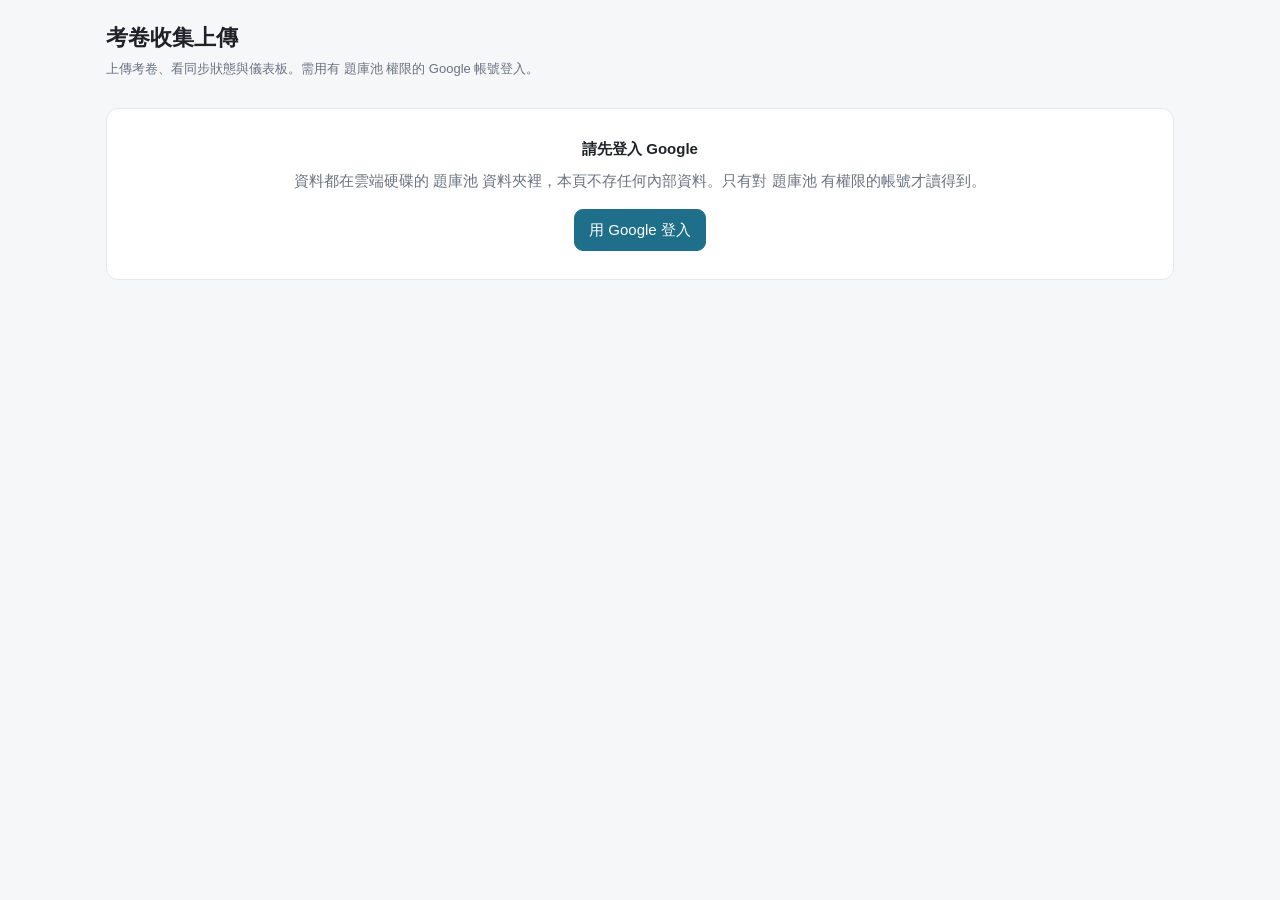
<file: console/index.html>
<!DOCTYPE html>
<html lang="zh-Hant">
<head>
<meta charset="utf-8">
<meta name="viewport" content="width=device-width, initial-scale=1">
<meta name="robots" content="noindex, nofollow">
<title>考卷收集上傳</title>
<!-- 考卷收集上傳（原題庫池控制台）：本頁不含任何內部資料。登入 Google 後，從使用者雲端的 題庫池 讀「控制台資料.json」並上傳考卷到 01_待處理；
     沒有 題庫池 權限的帳號什麼都讀不到。 -->
<style>
  :root{--bg:#f6f7f9;--card:#fff;--ink:#1f2328;--mute:#6b7280;--line:#e5e7eb;--acc:#1f6f8b;--acc-soft:#e3f0f4;--acc-ink:#fff;
        --ok:#15803d;--ok-soft:#dcfce7;--wait:#b45309;--wait-soft:#fef3c7;--bad:#b91c1c;--bad-soft:#fee2e2;
        --t0:#7c3aed;--t1:#2563eb;--t2:#0d9488;--t3:#9ca3af}
  @media (prefers-color-scheme:dark){:root:not([data-theme=light]){--bg:#0f1115;--card:#171a21;--ink:#e6e8ec;--mute:#9aa3b2;--line:#2a2f3a;--acc:#6cb6d1;--acc-soft:#1b2d36;--acc-ink:#0f1a20;
        --ok:#7ccf98;--ok-soft:#1b2e22;--wait:#e6b268;--wait-soft:#3a2c14;--bad:#ef8b84;--bad-soft:#3a1f1d}}
  :root[data-theme=dark]{--bg:#0f1115;--card:#171a21;--ink:#e6e8ec;--mute:#9aa3b2;--line:#2a2f3a;--acc:#6cb6d1;--acc-soft:#1b2d36;--acc-ink:#0f1a20;
        --ok:#7ccf98;--ok-soft:#1b2e22;--wait:#e6b268;--wait-soft:#3a2c14;--bad:#ef8b84;--bad-soft:#3a1f1d}
  *{box-sizing:border-box}
  body{margin:0;background:var(--bg);color:var(--ink);font:15px/1.6 -apple-system,"Noto Sans TC","Microsoft JhengHei",sans-serif}
  .wrap{max-width:1100px;margin:0 auto;padding:20px 16px 48px}
  header{display:flex;justify-content:space-between;align-items:flex-start;gap:12px;flex-wrap:wrap}
  h1{margin:0;font-size:22px}
  .sub{color:var(--mute);font-size:13px;margin-top:4px}
  .who{font-size:13px;color:var(--mute);display:flex;gap:8px;align-items:center;flex-wrap:wrap}
  .btn{display:inline-flex;align-items:center;gap:6px;border:1px solid var(--line);background:var(--card);color:var(--ink);border-radius:9px;padding:8px 14px;font:inherit;font-weight:500;cursor:pointer;text-decoration:none}
  .btn.primary{background:var(--acc);color:var(--acc-ink);border-color:var(--acc)}
  .btn.sm{padding:4px 10px;font-size:13px}
  .btn:disabled{opacity:.5;cursor:not-allowed}
  .btn:focus-visible,nav a:focus-visible{outline:2px solid var(--acc);outline-offset:2px}
  nav{display:flex;gap:4px;margin-top:16px;border-bottom:1px solid var(--line);flex-wrap:wrap}
  nav a{padding:9px 14px;color:var(--mute);text-decoration:none;font-weight:500;border-bottom:2px solid transparent;margin-bottom:-1px}
  nav a.on{color:var(--acc);border-bottom-color:var(--acc)}
  .gate{margin-top:28px;background:var(--card);border:1px solid var(--line);border-radius:12px;padding:28px 20px;text-align:center}
  .gate p{color:var(--mute);margin:8px 0 16px}
  section{background:var(--card);border:1px solid var(--line);border-radius:10px;padding:14px 16px;margin:14px 0;min-width:0}
  h2{font-size:16px;margin:0 0 10px;display:flex;align-items:center;gap:8px;flex-wrap:wrap}
  .drop{border:2px dashed var(--line);border-radius:12px;padding:30px 16px;text-align:center;transition:border-color .15s,background .15s}
  .drop.over{border-color:var(--acc);background:var(--acc-soft)}
  .drop strong{display:block;font-size:17px;margin-bottom:4px}
  .drop .hint{color:var(--mute);font-size:13px;margin:0 0 14px}
  input[type=file]{display:none}
  .opts{display:flex;flex-wrap:wrap;gap:10px;margin-top:14px;align-items:center;justify-content:center}
  .opts label{font-size:13px;color:var(--mute)}
  select,input[type=text]{font:inherit;padding:7px 10px;border:1px solid var(--line);border-radius:8px;background:var(--card);color:var(--ink);min-width:0}
  input[type=text]{flex:1 1 240px;max-width:420px}
  .notice{margin-top:12px;padding:10px 14px;border-radius:9px;background:var(--wait-soft);color:var(--wait);font-size:14px}
  .notice.ok{background:var(--ok-soft);color:var(--ok)}.notice.bad{background:var(--bad-soft);color:var(--bad)}
  .rows{display:grid;gap:8px}
  .row{display:grid;grid-template-columns:1fr auto;gap:2px 12px;align-items:center;border:1px solid var(--line);border-radius:9px;padding:8px 12px;min-width:0}
  .row .name{font-weight:500;overflow-wrap:anywhere}
  .row .meta{grid-column:1/-1;color:var(--mute);font-size:12.5px;overflow-wrap:anywhere}
  .row .meta a{color:var(--acc)}
  .prog{grid-column:1/-1;height:6px;background:var(--line);border-radius:3px;overflow:hidden}
  .prog span{display:block;height:100%;background:var(--acc);width:0}
  .empty{color:var(--mute);padding:14px;border:1px dashed var(--line);border-radius:9px}
  .tiles{display:grid;grid-template-columns:repeat(auto-fit,minmax(150px,1fr));gap:12px;margin:14px 0}
  .tile{background:var(--card);border:1px solid var(--line);border-radius:10px;padding:12px 14px;min-width:0}
  .tile .k{color:var(--mute);font-size:12px}.tile .v{font-size:26px;font-weight:700;line-height:1.2}.tile .v small{font-size:13px;font-weight:400;color:var(--mute)}
  table{width:100%;border-collapse:collapse;font-size:14px}
  th,td{text-align:left;padding:6px 8px;border-bottom:1px solid var(--line);vertical-align:top}
  th{color:var(--mute);font-weight:600;font-size:12px}
  td.num,th.num{text-align:right;font-variant-numeric:tabular-nums}
  .tbl{overflow-x:auto}
  .tier{display:inline-block;min-width:22px;text-align:center;border-radius:6px;color:#fff;font-size:12px;padding:0 6px}
  .t0{background:var(--t0)}.t1{background:var(--t1)}.t2{background:var(--t2)}.t3{background:var(--t3)}
  .bar{height:10px;background:var(--line);border-radius:5px;overflow:hidden;display:flex;margin:8px 0 4px}.bar span{display:block;height:100%}
  .st,.chip{font-size:12px;border-radius:6px;padding:1px 8px;background:var(--line);white-space:nowrap}
  .st.ok,.chip.done{background:var(--ok-soft);color:var(--ok)}
  .st.wait,.st.todo,.chip.wait{background:var(--wait-soft);color:var(--wait)}
  .st.miss,.st.warn,.chip.bad{background:var(--bad-soft);color:var(--bad)}
  .chip.run{background:var(--acc-soft);color:var(--acc)}
  .st.none{color:var(--mute)}
  .det{font-size:12px;color:var(--mute)}.det b{color:var(--bad)}.det i{font-style:normal;color:var(--wait)}
  .todo{list-style:none;padding:0;margin:0}.todo li{padding:5px 0;border-bottom:1px solid var(--line)}.todo li:last-child{border:0}.todo li.d{color:var(--mute);text-decoration:line-through}
  .links{display:grid;grid-template-columns:repeat(auto-fit,minmax(220px,1fr));gap:8px}
  .links a{display:block;border:1px solid var(--line);border-radius:9px;padding:8px 12px;color:var(--ink);text-decoration:none}
  .links a b{display:block}.links a span{color:var(--mute);font-size:12.5px}
  a{color:var(--t1)}
  footer{margin-top:24px;color:var(--mute);font-size:13px}
  @media (max-width:600px){h1{font-size:19px}.tile .v{font-size:22px}}
  @media (prefers-reduced-motion:reduce){.drop{transition:none}}
</style>
</head>
<body>
<div class="wrap">
  <header>
    <div>
      <h1>考卷收集上傳</h1>
      <div class="sub" id="sub">上傳考卷、看同步狀態與儀表板。需用有 題庫池 權限的 Google 帳號登入。</div>
    </div>
    <div class="who" id="who"></div>
  </header>

  <div class="gate" id="gate">
    <strong>請先登入 Google</strong>
    <p>資料都在雲端硬碟的 題庫池 資料夾裡，本頁不存任何內部資料。只有對 題庫池 有權限的帳號才讀得到。</p>
    <button class="btn primary" id="loginBtn">用 Google 登入</button>
    <div class="notice bad" id="gateMsg" hidden></div>
  </div>

  <div id="app" hidden>
    <nav id="tabs">
      <a href="#upload" data-v="upload" class="on">上傳考卷</a>
      <a href="#sync" data-v="sync">同步狀態</a>
      <a href="#dash" data-v="dash">儀表板</a>
    </nav>

    <!-- 上傳 -->
    <div class="view" id="v-upload">
      <section>
        <div class="drop" id="drop">
          <strong>拖曳考卷到這裡</strong>
          <p class="hint">PDF、Word、圖片、zip 都可以；題目卷與解答卷一起丟。檔案直接存進 題庫池\01_待處理，沒有大小限制。</p>
          <label class="btn primary" for="picker">選擇檔案</label>
          <input type="file" id="picker" multiple>
          <div class="opts">
            <label for="kind">類型</label>
            <select id="kind"><option value="">自動判斷</option><option>段考</option><option>模考</option><option>競賽</option><option>歷屆</option><option>光碟</option></select>
            <input type="text" id="note" placeholder="備註（學校、學年、卷別，選填）">
          </div>
        </div>
        <div class="notice" id="notice" hidden></div>
      </section>
      <section>
        <h2>收件匣（01_待處理） <span class="st" id="inboxCount"></span> <button class="btn sm" id="refresh">重新整理</button></h2>
        <div class="rows" id="inbox"><div class="empty">載入中…</div></div>
      </section>
      <section>
        <h2>最近處理完（_已處理）</h2>
        <div class="rows" id="done"><div class="empty">載入中…</div></div>
      </section>
      <footer>每週一 08:40 排程會自動處理收件匣裡的卷；急件請到 Claude 討論串說一聲。</footer>
    </div>

    <!-- 同步狀態 -->
    <div class="view" id="v-sync" hidden>
      <section>
        <h2>同步狀態 <span class="st" id="syncsum">載入中…</span></h2>
        <div class="sub" style="margin:0 0 8px">正本＝工作區 JSON。<b>落後</b>＝正本有、該處沒有（要補）；<b>待建檔</b>＝網站有原卷、題庫還沒轉錄；<b>多餘</b>＝該處有、正本沒有。每週一排程重新檢查。</div>
        <div class="tbl"><table id="sync"><thead><tr><th>題庫</th><th class="num">正本</th><th>講義 zip</th><th>難度.json</th><th>離線出題</th><th>網站</th><th>段考目錄</th><th>缺漏明細</th></tr></thead><tbody></tbody></table></div>
      </section>
    </div>

    <!-- 儀表板 -->
    <div class="view" id="v-dash" hidden>
      <div class="sub" id="dsub" style="margin-top:12px">載入中…</div>
      <div class="tiles" id="tiles"></div>
      <section>
        <h2>題庫總覽</h2>
        <div class="bar" id="bar"></div>
        <div class="tbl"><table id="banks"><thead><tr><th>題庫</th><th>Tier</th><th>範圍</th><th class="num">份數</th><th class="num">題數</th><th>最後更新</th><th>備註</th></tr></thead><tbody></tbody></table></div>
      </section>
      <section><h2>待 Eason 處理</h2><ul class="todo" id="todo"></ul></section>
      <section><h2>來源待處理</h2><div class="tbl"><table id="pending"><thead><tr><th>發現</th><th>檔名</th><th>來源</th><th>類型</th><th>卷 id</th><th>狀態</th></tr></thead><tbody></tbody></table></div></section>
      <section><h2>每週執行結果</h2><div class="tbl"><table id="runs"><thead><tr><th>日期</th><th class="num">新卷</th><th class="num">跳過</th><th class="num">新題</th><th class="num">疑點</th><th>PR</th><th>說明</th></tr></thead><tbody></tbody></table></div></section>
      <section><h2>網站份數</h2><div class="tbl"><table id="sites"><thead><tr><th>網站</th><th>份數</th><th>最後更新</th><th>最近 PR</th></tr></thead><tbody></tbody></table></div></section>
      <section><h2>常用連結</h2><div class="links" id="links"></div></section>
    </div>
  </div>
</div>

<script src="../app/config.js"></script>
<script>
'use strict';
(() => {
  // 雲端位置（資料夾 ID 本身不含內容；沒有權限的帳號用它也讀不到任何東西）
  const POOL = '1XTMgbxorvN3RlfKxak-9T0yR2fD53ztS';     // claude共用資料夾\題庫池
  const INBOX = '1apN5g7sSBm11-T_H8fhOrglnqdTEoos-';    // 題庫池\01_待處理
  const DATA_PATH = ['05_工具', '儀表板', '控制台資料.json'];
  const API = 'https://www.googleapis.com';
  const SCOPE = 'https://www.googleapis.com/auth/drive https://www.googleapis.com/auth/userinfo.email';
  const FOLDER = 'application/vnd.google-apps.folder';
  const CID = (window.CONFIG || {}).clientId;

  const $ = id => document.getElementById(id);
  const esc = s => String(s ?? '').replace(/[&<>"]/g, c => ({ '&': '&amp;', '<': '&lt;', '>': '&gt;', '"': '&quot;' }[c]));
  const n = v => Number(v || 0).toLocaleString('zh-TW');
  const fmtSize = b => !b ? '' : b > 1048576 ? (b / 1048576).toFixed(1) + ' MB' : Math.max(1, Math.round(b / 1024)) + ' KB';
  const fmtTime = s => { if (!s) return ''; try { return new Date(s).toLocaleString('zh-TW', { hour12: false }); } catch { return s; } };
  const link = u => u ? `<a href="${esc(u)}" target="_blank" rel="noopener">${esc(String(u).replace(/^https?:\/\/(github\.com\/)?/, ''))}</a>` : '';
  const say = (msg, cls) => { const el = $('notice'); el.textContent = msg; el.className = 'notice ' + (cls || ''); el.hidden = !msg; };

  // ---------- Google 登入 ----------
  let token = null, exp = 0, user = '', tokenClient = null;
  try { const t = JSON.parse(localStorage.getItem('ctoken') || 'null'); if (t && t.exp > Date.now() + 60000) { token = t.token; exp = t.exp; user = t.user || ''; } } catch { }
  const hint = () => user || (() => { try { return localStorage.getItem('chint') || ''; } catch { return ''; } })();

  function loadGis() {
    if (window.google && google.accounts) return Promise.resolve();
    return new Promise((res, rej) => { const s = document.createElement('script'); s.src = 'https://accounts.google.com/gsi/client'; s.onload = res; s.onerror = () => rej(new Error('無法載入 Google 登入元件，請確認網路')); document.head.appendChild(s); });
  }
  async function login() {
    if (!CID) throw new Error('沒有設定 Google 用戶端 ID（app/config.js）');
    await loadGis();
    if (!tokenClient) tokenClient = google.accounts.oauth2.initTokenClient({ client_id: CID, scope: SCOPE, callback: () => { } });
    await new Promise((res, rej) => {
      tokenClient.callback = r => {
        if (r.error) return rej(new Error(r.error_description || r.error));
        token = r.access_token; exp = Date.now() + (Number(r.expires_in) - 60) * 1000; res();
      };
      tokenClient.error_callback = e => rej(new Error(e.message || e.type || '登入取消'));
      const h = hint();
      tokenClient.requestAccessToken(Object.assign({ prompt: '' }, h ? { hint: h } : {}));
    });
    try { const r = await fetch(API + '/oauth2/v3/userinfo', { headers: { Authorization: 'Bearer ' + token } }); if (r.ok) user = ((await r.json()).email || '').toLowerCase(); } catch { }
    try { localStorage.setItem('ctoken', JSON.stringify({ token, exp, user })); localStorage.setItem('chint', user); } catch { }
  }
  function logout() { token = null; exp = 0; try { localStorage.removeItem('ctoken'); } catch { } location.reload(); }

  async function req(url, opt = {}, retry = 0) {
    if (!token || Date.now() > exp) await login();
    opt.headers = Object.assign({ Authorization: 'Bearer ' + token }, opt.headers || {});
    const r = await fetch(url, opt);
    if (r.status === 401 && retry < 1) { token = null; await login(); return req(url, opt, retry + 1); }
    if ((r.status === 429 || r.status >= 500) && retry < 4) { await new Promise(s => setTimeout(s, 600 * 2 ** retry)); return req(url, opt, retry + 1); }
    if (!r.ok) { const e = new Error(`Drive ${r.status}：${(await r.text()).slice(0, 160)}`); e.status = r.status; throw e; }
    return r;
  }
  async function children(folderId, extra = '') {
    const out = []; let pt = '';
    do {
      const q = `'${folderId}' in parents and trashed=false${extra}`;
      const u = `${API}/drive/v3/files?q=${encodeURIComponent(q)}&fields=${encodeURIComponent('nextPageToken,files(id,name,mimeType,modifiedTime,createdTime,size,description,webViewLink)')}&orderBy=${encodeURIComponent('createdTime desc')}&pageSize=200&supportsAllDrives=true&includeItemsFromAllDrives=true${pt ? '&pageToken=' + pt : ''}`;
      const d = await (await req(u)).json();
      out.push(...(d.files || [])); pt = d.nextPageToken || '';
    } while (pt);
    return out;
  }
  async function findPath(rootId, names) {
    let id = rootId, f = null;
    for (const name of names) {
      const q = ` and name='${name.replace(/'/g, "\\'")}'`;
      [f] = await children(id, q);
      if (!f) return null;
      id = f.id;
    }
    return f;
  }

  // ---------- 啟動 ----------
  async function start() {
    $('gateMsg').hidden = true;
    try {
      await req(`${API}/drive/v3/files/${POOL}?fields=id,name&supportsAllDrives=true`);
    } catch (e) {
      const no = e.status === 404 || e.status === 403;
      $('gateMsg').textContent = no ? `這個帳號（${user || '未知'}）沒有 題庫池 的權限。請換成 yi0506 或 zhouyihuaxue 登入。` : '登入失敗：' + e.message;
      $('gateMsg').hidden = false;
      $('who').innerHTML = user ? `${esc(user)} <button class="btn sm" id="out">換帳號</button>` : '';
      const o = $('out'); if (o) o.onclick = logout;
      return;
    }
    $('gate').hidden = true; $('app').hidden = false;
    $('who').innerHTML = `${esc(user)} <button class="btn sm" id="out">登出</button>`;
    $('out').onclick = logout;
    loadInbox(); loadData();
  }
  $('loginBtn').onclick = async () => { try { await login(); await start(); } catch (e) { $('gateMsg').textContent = '登入失敗：' + e.message; $('gateMsg').hidden = false; } };
  if (token) start();

  // ---------- 分頁 ----------
  const VIEWS = ['upload', 'sync', 'dash'];
  function showView() {
    const v = VIEWS.includes(location.hash.slice(1)) ? location.hash.slice(1) : 'upload';
    VIEWS.forEach(k => { $('v-' + k).hidden = k !== v; });
    document.querySelectorAll('#tabs a').forEach(a => a.classList.toggle('on', a.dataset.v === v));
  }
  window.addEventListener('hashchange', showView); showView();

  // ---------- 收件匣 ----------
  const fileRow = (f, chip, cls) => `<div class="row"><div class="name">${esc(f.name)}</div><span class="chip ${cls}">${chip}</span>
    <div class="meta">${f.description ? esc(f.description) + '・' : ''}${fmtSize(+f.size)}${f.size ? '・' : ''}${fmtTime(f.createdTime || f.modifiedTime)}${f.webViewLink ? ` ・ <a href="${esc(f.webViewLink)}" target="_blank" rel="noopener">開啟</a>` : ''}</div></div>`;
  async function loadInbox() {
    try {
      const all = await children(INBOX);
      const files = all.filter(f => f.mimeType !== FOLDER);
      const subs = all.filter(f => f.mimeType === FOLDER && f.name !== '_已處理');
      // 舊的分類子資料夾（段考／模考…）裡若有檔也算待處理
      for (const s of subs) for (const f of (await children(s.id)).filter(x => x.mimeType !== FOLDER)) files.push(Object.assign(f, { description: (f.description ? f.description + '・' : '') + s.name }));
      $('inboxCount').textContent = files.length + ' 份';
      $('inbox').innerHTML = files.length ? files.map(f => fileRow(f, '待處理', 'wait')).join('') : '<div class="empty">收件匣是空的。</div>';
      const doneDir = all.find(f => f.mimeType === FOLDER && f.name === '_已處理');
      if (!doneDir) { $('done').innerHTML = '<div class="empty">還沒有處理紀錄。</div>'; return; }
      const days = (await children(doneDir.id)).filter(f => f.mimeType === FOLDER).sort((a, b) => b.name.localeCompare(a.name)).slice(0, 3);
      let html = '';
      for (const d of days) {
        const fs = (await children(d.id)).filter(f => f.mimeType !== FOLDER);
        html += fs.map(f => fileRow(Object.assign(f, { description: d.name + (f.description ? '・' + f.description : '') }), '完成', 'done')).join('');
      }
      $('done').innerHTML = html || '<div class="empty">還沒有處理紀錄。</div>';
    } catch (e) { $('inbox').innerHTML = `<div class="empty">讀不到收件匣：${esc(e.message)}</div>`; }
  }
  $('refresh').onclick = loadInbox;

  // ---------- 上傳（Drive 可續傳上傳，無大小限制）----------
  const drop = $('drop'), picker = $('picker');
  function uploadOne(file, kind, note) {
    const box = document.createElement('div'); box.className = 'row';
    box.innerHTML = `<div class="name">${esc(file.name)}</div><span class="chip run">上傳中</span><div class="prog"><span></span></div>`;
    $('inbox').prepend(box);
    const bar = box.querySelector('.prog span'), chip = box.querySelector('.chip');
    const desc = ['類型：' + (kind || '自動判斷'), note ? '備註：' + note : '', '上傳者：' + user, '來源：網頁版控制台'].filter(Boolean).join('；');
    return (async () => {
      const init = await req(`${API}/upload/drive/v3/files?uploadType=resumable&supportsAllDrives=true&fields=id,name,webViewLink`, {
        method: 'POST',
        headers: { 'Content-Type': 'application/json; charset=UTF-8', 'X-Upload-Content-Type': file.type || 'application/octet-stream', 'X-Upload-Content-Length': String(file.size) },
        body: JSON.stringify({ name: file.name, parents: [INBOX], description: desc })
      });
      const loc = init.headers.get('Location');
      if (!loc) throw new Error('雲端硬碟沒有回傳上傳位址');
      await new Promise((res, rej) => {
        const x = new XMLHttpRequest();
        x.open('PUT', loc);
        x.setRequestHeader('Content-Type', file.type || 'application/octet-stream');
        x.upload.onprogress = e => { if (e.lengthComputable) bar.style.width = (100 * e.loaded / e.total).toFixed(1) + '%'; };
        x.onload = () => x.status < 300 ? res() : rej(new Error('上傳失敗 ' + x.status + '：' + String(x.responseText).slice(0, 120)));
        x.onerror = () => rej(new Error('網路中斷'));
        x.send(file);
      });
      bar.style.width = '100%'; chip.textContent = '已上傳'; chip.className = 'chip done';
    })().catch(e => { chip.textContent = '失敗'; chip.className = 'chip bad'; throw e; });
  }
  async function handleFiles(files) {
    const kind = $('kind').value, note = $('note').value.trim();
    let ok = 0; const bad = [];
    say(`上傳中：共 ${files.length} 份…`, '');
    for (const f of files) { try { await uploadOne(f, kind, note); ok++; } catch (e) { bad.push(f.name + '（' + e.message + '）'); } }
    if (bad.length) say(`成功 ${ok} 份；失敗 ${bad.length} 份：${bad.join('、')}`, 'bad');
    else say(`已上傳 ${ok} 份到 題庫池\\01_待處理。週一排程會處理；急件請到討論串說一聲。`, 'ok');
    loadInbox();
  }
  ['dragenter', 'dragover'].forEach(ev => drop.addEventListener(ev, e => { e.preventDefault(); drop.classList.add('over'); }));
  ['dragleave', 'drop'].forEach(ev => drop.addEventListener(ev, e => { e.preventDefault(); drop.classList.remove('over'); }));
  drop.addEventListener('drop', e => { if (e.dataTransfer && e.dataTransfer.files.length) handleFiles([...e.dataTransfer.files]); });
  picker.addEventListener('change', () => { if (picker.files.length) handleFiles([...picker.files]); picker.value = ''; });

  // ---------- 儀表板與同步（題庫池\05_工具\儀表板\控制台資料.json）----------
  async function loadData() {
    try {
      const f = await findPath(POOL, DATA_PATH);
      if (!f) throw new Error('找不到 題庫池\\' + DATA_PATH.join('\\') + '（排程還沒寫入）');
      const d = await (await req(`${API}/drive/v3/files/${f.id}?alt=media&supportsAllDrives=true`)).json();
      render(d);
    } catch (e) { $('dsub').textContent = '讀不到儀表板資料：' + e.message; $('syncsum').textContent = '讀不到'; }
  }
  function render(d) {
    const banks = d.banks || [];
    const P = banks.reduce((a, b) => a + (+b.papers || 0), 0), Q = banks.reduce((a, b) => a + (+b.questions || 0), 0);
    const byT = [0, 1, 2, 3].map(t => banks.filter(b => +b.tier === t).reduce((a, b) => a + (+b.questions || 0), 0));
    const todoOpen = (d.todo || []).filter(t => !t.done).length, last = (d.runs || [])[0] || {};
    $('dsub').innerHTML = `資料更新 ${esc(d.updated)}｜${esc(d.schedule || '')}${d.control_sheet ? `｜<a href="${esc(d.control_sheet)}" target="_blank" rel="noopener">控制板試算表</a>` : ''}`;
    $('tiles').innerHTML = [['題庫總題數', n(Q)], ['卷數', n(P)], ['Tier 0 競賽', n(byT[0])], ['Tier 1 模考歷屆', n(byT[1])], ['Tier 2 段考', n(byT[2])], ['Tier 3 光碟', n(byT[3])],
      ['待 Eason 處理', todoOpen + ' <small>件</small>'], ['上次執行新卷', n(last.new) + ' <small>份／' + n(last.questions) + ' 題</small>']]
      .map(([k, v]) => `<div class="tile"><div class="k">${k}</div><div class="v">${v}</div></div>`).join('');
    $('bar').innerHTML = byT.map((q, t) => `<span style="width:${Q ? 100 * q / Q : 0}%;background:var(--t${t})" title="Tier ${t}：${n(q)} 題"></span>`).join('');
    document.querySelector('#banks tbody').innerHTML = banks.map(b => `<tr><td>${esc(b.name)}</td><td><span class="tier t${esc(b.tier)}">${esc(b.tier)}</span></td><td>${esc(b.range)}</td><td class="num">${n(b.papers)}</td><td class="num">${n(b.questions)}</td><td>${esc(b.updated)}</td><td>${esc(b.note)}</td></tr>`).join('')
      + `<tr><th>合計</th><th></th><th></th><th class="num">${n(P)}</th><th class="num">${n(Q)}</th><th></th><th></th></tr>`;
    $('todo').innerHTML = (d.todo || []).map(t => `<li class="${t.done ? 'd' : ''}">${t.done ? '☑' : '☐'} ${esc(t.item)} <span class="st">${esc(t.date)}</span></li>`).join('') || '<li>目前沒有</li>';
    document.querySelector('#pending tbody').innerHTML = (d.pending_sources || []).map(p => `<tr><td>${esc(p.found)}</td><td>${esc(p.file)}</td><td>${esc(p.source)}</td><td>${esc(p.type)}</td><td>${esc(p.id)}</td><td><span class="st ${/^完成/.test(p.status) ? 'ok' : 'wait'}">${esc(p.status)}</span></td></tr>`).join('') || '<tr><td colspan="6">目前沒有</td></tr>';
    document.querySelector('#runs tbody').innerHTML = (d.runs || []).map(r => `<tr><td>${esc(r.date)}</td><td class="num">${n(r.new)}</td><td class="num">${n(r.skipped)}</td><td class="num">${n(r.questions)}</td><td class="num">${n(r.issues)}</td><td>${link(r.pr)}</td><td>${esc(r.note)}</td></tr>`).join('');
    document.querySelector('#sites tbody').innerHTML = (d.sites || []).map(s => `<tr><td><a href="${esc(s.url)}" target="_blank" rel="noopener">${esc(s.name)}</a></td><td>${esc(s.count)}</td><td>${esc(s.updated)}</td><td>${link(s.pr)}</td></tr>`).join('');
    $('links').innerHTML = (d.links || []).map(l => `<a href="${esc(l.url)}" target="_blank" rel="noopener"><b>${esc(l.name)}</b><span>${esc(l.desc || '')}</span></a>`).join('') || '<div class="empty">資料檔沒有連結清單。</div>';
    // 同步
    const sy = d.sync || { banks: [] }, SL = { ok: '一致', todo: '待建檔', warn: '多餘', miss: '落後', none: '—' };
    const cell = t => t ? `<span class="st ${esc(t.status)}" title="${esc(t.note || '')}">${t.count == null ? '—' : n(t.count) + ' ' + (SL[t.status] || '')}</span>` : '<span class="st none">—</span>';
    const T = (b, k) => (b.targets || []).find(t => t.target === k);
    const det = b => (b.targets || []).flatMap(t => [...((t.missing || []).length ? [`<b>${esc(t.label)} 落後：</b>${esc(t.missing.slice(0, 6).join('、'))}${t.missing.length > 6 ? '…共 ' + t.missing.length + ' 份' : ''}`] : []),
      ...((t.extra || []).length ? [`<i>${esc(t.label)} ${t.extra_kind === 'todo' ? '待建檔' : '多餘'}：</i>${esc(t.extra.slice(0, 6).join('、'))}${t.extra.length > 6 ? '…共 ' + t.extra.length + ' 份' : ''}`] : [])]).join('<br>');
    const ss = $('syncsum'); ss.className = 'st ' + (sy.ok ? 'ok' : 'miss');
    ss.textContent = sy.checked ? `${sy.checked} 檢查：${sy.ok ? '全部一致' : '落後 ' + n((sy.summary || {}).miss) + ' 份'}${(sy.summary || {}).todo ? '，待建檔 ' + n(sy.summary.todo) + ' 份' : ''}` : '尚未檢查';
    document.querySelector('#sync tbody').innerHTML = (sy.banks || []).map(b => `<tr><td>${esc(b.name)}</td><td class="num">${n(b.master)}</td><td>${cell(T(b, 'zip'))}</td><td>${cell(T(b, 'diff'))}</td><td>${cell(T(b, 'offline'))}</td><td>${cell(T(b, 'site'))}</td><td>${cell(T(b, 'catalog'))}</td><td class="det">${det(b)}</td></tr>`).join('') || '<tr><td colspan="8">尚未檢查</td></tr>';
  }
})();
</script>
</body>
</html>
</file>
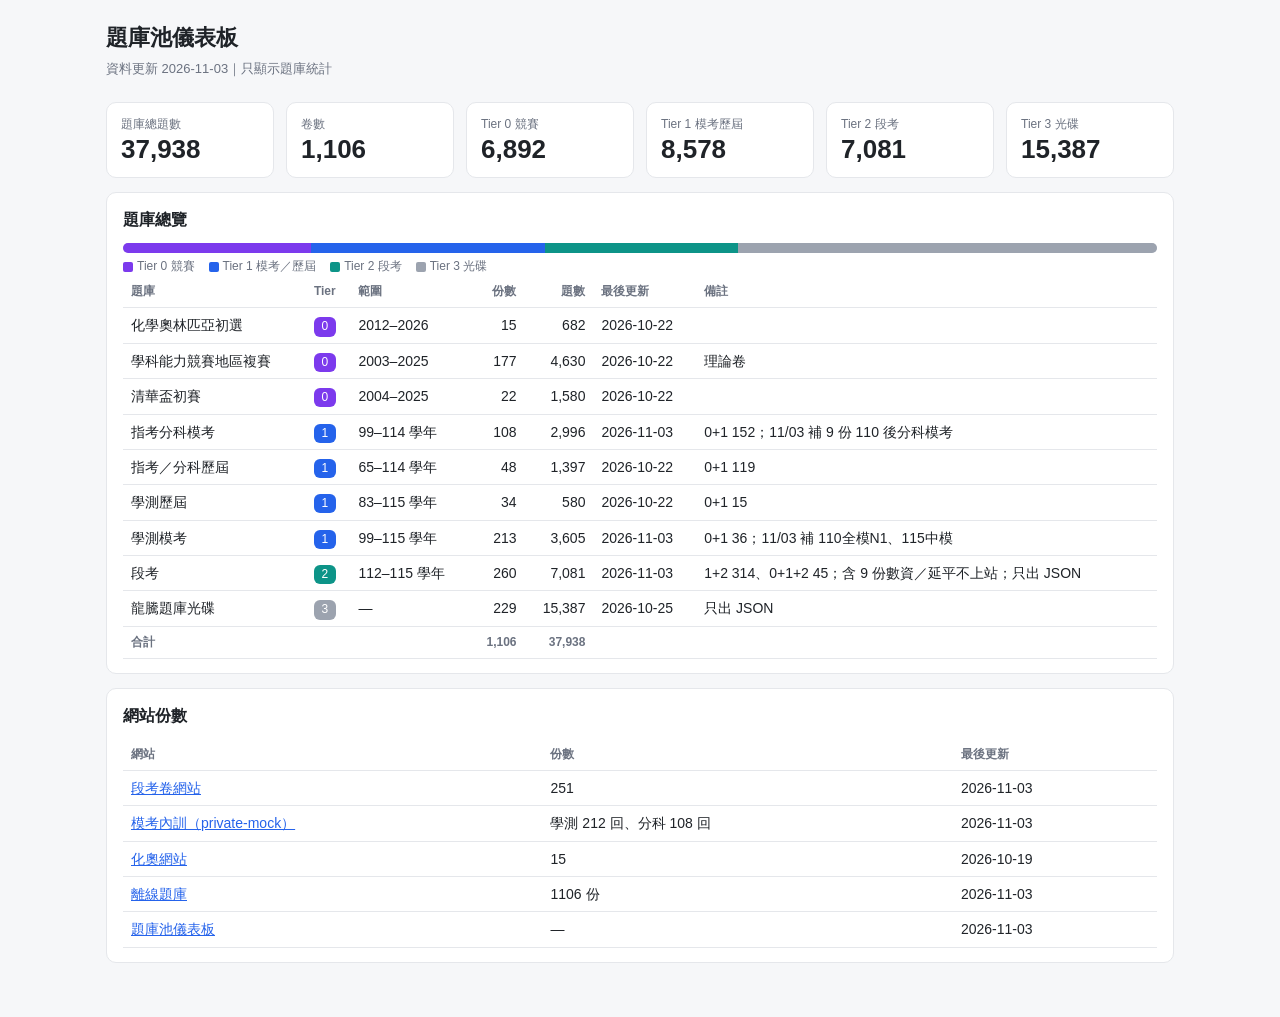
<file: dashboard/index.html>
<!DOCTYPE html>
<html lang="zh-Hant">
<head>
<meta charset="utf-8">
<meta name="viewport" content="width=device-width, initial-scale=1">
<meta name="robots" content="noindex, nofollow">
<title>題庫池儀表板</title>
<style>
  :root{--bg:#f6f7f9;--card:#fff;--ink:#1f2328;--mute:#6b7280;--line:#e5e7eb;--acc:#d97706;--ok:#15803d;--warn:#b91c1c;
        --t0:#7c3aed;--t1:#2563eb;--t2:#0d9488;--t3:#9ca3af}
  @media (prefers-color-scheme:dark){:root:not([data-theme=light]){--bg:#0f1115;--card:#171a21;--ink:#e6e8ec;--mute:#9aa3b2;--line:#2a2f3a;--acc:#f59e0b}}
  :root[data-theme=dark]{--bg:#0f1115;--card:#171a21;--ink:#e6e8ec;--mute:#9aa3b2;--line:#2a2f3a;--acc:#f59e0b}
  *{box-sizing:border-box}
  body{margin:0;background:var(--bg);color:var(--ink);font:15px/1.6 -apple-system,"Noto Sans TC","Microsoft JhengHei",sans-serif}
  header{padding:20px 16px 8px;max-width:1100px;margin:0 auto}
  h1{margin:0;font-size:22px}
  .sub{color:var(--mute);font-size:13px;margin-top:4px}
  main{max-width:1100px;margin:0 auto;padding:0 16px 40px}
  .tiles{display:grid;grid-template-columns:repeat(auto-fit,minmax(150px,1fr));gap:12px;margin:14px 0}
  .tile{background:var(--card);border:1px solid var(--line);border-radius:10px;padding:12px 14px}
  .tile .k{color:var(--mute);font-size:12px}
  .tile .v{font-size:26px;font-weight:700;line-height:1.2}
  .tile .v small{font-size:13px;font-weight:400;color:var(--mute)}
  section{background:var(--card);border:1px solid var(--line);border-radius:10px;padding:14px 16px;margin:14px 0}
  h2{font-size:16px;margin:0 0 10px}
  table{width:100%;border-collapse:collapse;font-size:14px}
  th,td{text-align:left;padding:6px 8px;border-bottom:1px solid var(--line);vertical-align:top}
  th{color:var(--mute);font-weight:600;font-size:12px}
  td.num,th.num{text-align:right;font-variant-numeric:tabular-nums}
  .tier{display:inline-block;min-width:22px;text-align:center;border-radius:6px;color:#fff;font-size:12px;padding:0 6px}
  .t0{background:var(--t0)}.t1{background:var(--t1)}.t2{background:var(--t2)}.t3{background:var(--t3)}
  .bar{height:10px;background:var(--line);border-radius:5px;overflow:hidden;display:flex;margin:8px 0 4px}
  .bar span{display:block;height:100%}
  .legend{font-size:12px;color:var(--mute);display:flex;gap:14px;flex-wrap:wrap}
  .legend i{display:inline-block;width:10px;height:10px;border-radius:2px;margin-right:4px;vertical-align:middle}
  .todo li{list-style:none;padding:4px 0;border-bottom:1px solid var(--line)}
  .todo li:last-child{border:0}
  .todo .d{color:var(--mute);text-decoration:line-through}
  .st{font-size:12px;border-radius:6px;padding:1px 7px;background:var(--line)}
  .st.ok{background:#dcfce7;color:var(--ok)}.st.wait,.st.todo{background:#fef3c7;color:var(--acc)}.st.miss,.st.warn{background:#fee2e2;color:var(--warn)}.st.none{color:var(--mute)}
  .det{font-size:12px;color:var(--mute)}.det b{color:var(--warn)}.det i{font-style:normal;color:var(--acc)}
  a{color:var(--t1)}
  .wrap{overflow-x:auto}
  @media (max-width:600px){h1{font-size:19px}.tile .v{font-size:22px}}
</style>
</head>
<body>
<header>
  <h1>題庫池儀表板</h1>
  <div class="sub" id="sub">載入中…</div>
</header>
<main>
  <div class="tiles" id="tiles"></div>
  <section>
    <h2>題庫總覽</h2>
    <div class="bar" id="bar"></div>
    <div class="legend"><span><i style="background:var(--t0)"></i>Tier 0 競賽</span><span><i style="background:var(--t1)"></i>Tier 1 模考／歷屆</span><span><i style="background:var(--t2)"></i>Tier 2 段考</span><span><i style="background:var(--t3)"></i>Tier 3 光碟</span></div>
    <div class="wrap"><table id="banks"><thead><tr><th>題庫</th><th>Tier</th><th>範圍</th><th class="num">份數</th><th class="num">題數</th><th>最後更新</th><th>備註</th></tr></thead><tbody></tbody></table></div>
  </section>
  <section>
    <h2>網站份數</h2>
    <div class="wrap"><table id="sites"><thead><tr><th>網站</th><th>份數</th><th>最後更新</th></tr></thead><tbody></tbody></table></div>
  </section>
</main>
<script>
const esc=s=>String(s??'').replace(/[&<>"]/g,c=>({'&':'&amp;','<':'&lt;','>':'&gt;','"':'&quot;'}[c]));
const n=v=>Number(v||0).toLocaleString('zh-TW');
fetch('data.json?'+Date.now()).then(r=>r.json()).then(d=>{
  const banks=d.banks||[];
  const P=banks.reduce((a,b)=>a+(+b.papers||0),0), Q=banks.reduce((a,b)=>a+(+b.questions||0),0);
  const byT=[0,1,2,3].map(t=>banks.filter(b=>+b.tier===t).reduce((a,b)=>a+(+b.questions||0),0));
  document.getElementById('sub').textContent=`資料更新 ${d.updated||''}｜只顯示題庫統計`;
  document.getElementById('tiles').innerHTML=[
    ['題庫總題數',n(Q)],['卷數',n(P)],['Tier 0 競賽',n(byT[0])],['Tier 1 模考歷屆',n(byT[1])],['Tier 2 段考',n(byT[2])],['Tier 3 光碟',n(byT[3])]
  ].map(([k,v])=>`<div class="tile"><div class="k">${k}</div><div class="v">${v}</div></div>`).join('');
  document.getElementById('bar').innerHTML=byT.map((q,t)=>`<span class="t${t}" style="width:${Q?100*q/Q:0}%;background:var(--t${t})" title="Tier ${t}：${n(q)} 題"></span>`).join('');
  document.querySelector('#banks tbody').innerHTML=banks.map(b=>`<tr><td>${esc(b.name)}</td><td><span class="tier t${b.tier}">${b.tier}</span></td><td>${esc(b.range)}</td><td class="num">${n(b.papers)}</td><td class="num">${n(b.questions)}</td><td>${esc(b.updated)}</td><td>${esc(b.note)}</td></tr>`).join('')
    +`<tr><th>合計</th><th></th><th></th><th class="num">${n(P)}</th><th class="num">${n(Q)}</th><th></th><th></th></tr>`;
  document.querySelector('#sites tbody').innerHTML=(d.sites||[]).map(s=>`<tr><td><a href="${esc(s.url)}" target="_blank" rel="noopener">${esc(s.name)}</a></td><td>${esc(s.count)}</td><td>${esc(s.updated)}</td></tr>`).join('');
}).catch(e=>{document.getElementById('sub').textContent='讀不到 data.json：'+e});
</script>
</body>
</html>
</file>
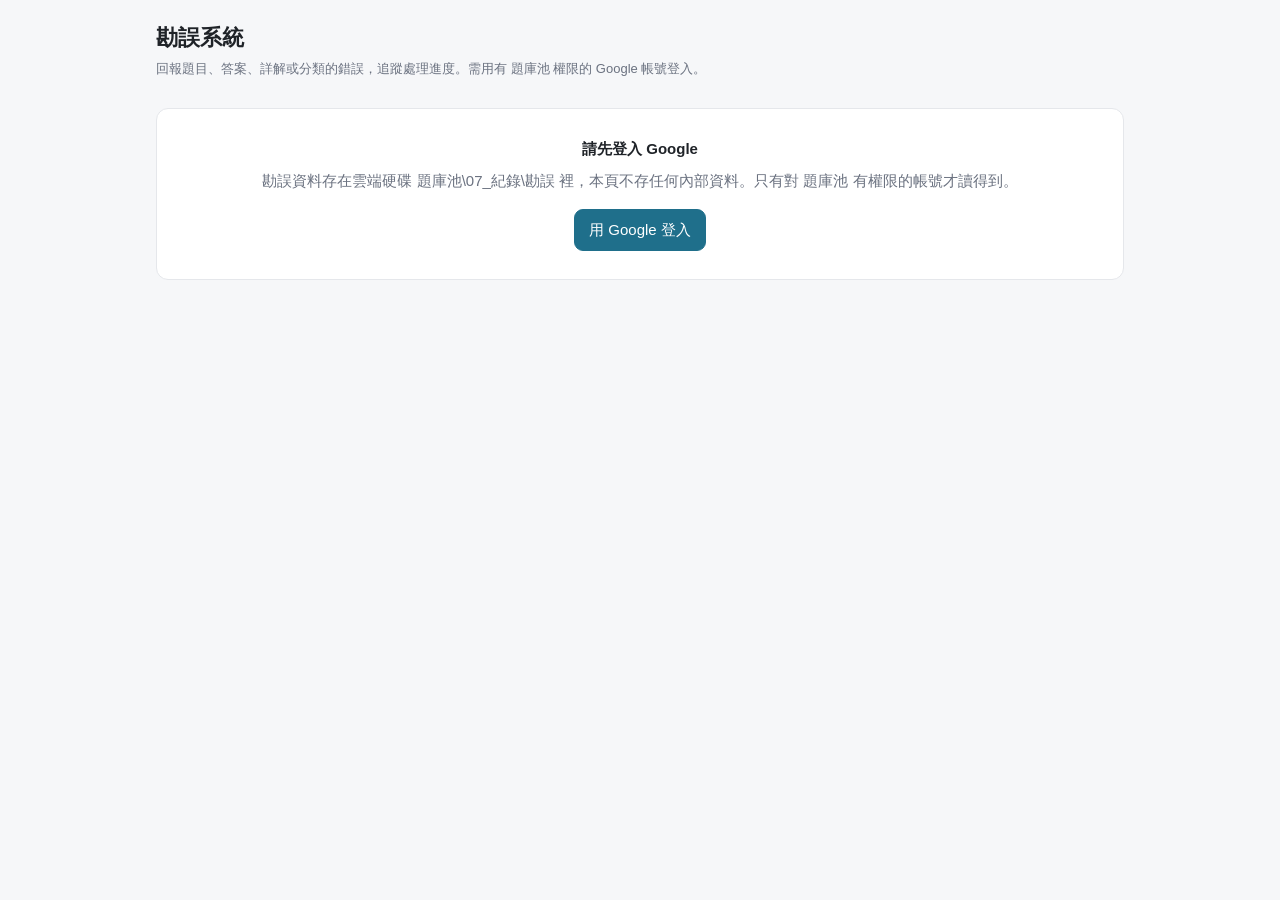
<file: errata/index.html>
<!DOCTYPE html>
<html lang="zh-Hant">
<head>
<meta charset="utf-8">
<meta name="viewport" content="width=device-width, initial-scale=1">
<meta name="robots" content="noindex, nofollow">
<title>勘誤系統</title>
<!-- 勘誤系統：本頁不含任何內部資料。登入 Google 後，從使用者雲端 題庫池\07_紀錄\勘誤\勘誤清單.json 讀寫；
     沒有 題庫池 權限的帳號什麼都讀不到。 -->
<style>
  :root{--bg:#f6f7f9;--card:#fff;--ink:#1f2328;--mute:#6b7280;--line:#e5e7eb;--acc:#1f6f8b;--acc-soft:#e3f0f4;--acc-ink:#fff;
        --tag:#c2410c;--ok:#15803d;--ok-soft:#dcfce7;--wait:#b45309;--wait-soft:#fef3c7;--bad:#b91c1c;--bad-soft:#fee2e2;--run:#1d4ed8;--run-soft:#dbeafe;--no:#4b5563;--no-soft:#e5e7eb}
  @media (prefers-color-scheme:dark){:root:not([data-theme=light]){--bg:#0f1115;--card:#171a21;--ink:#e6e8ec;--mute:#9aa3b2;--line:#2a2f3a;--acc:#6cb6d1;--acc-soft:#1b2d36;--acc-ink:#0f1a20;
        --tag:#fb923c;--ok:#7ccf98;--ok-soft:#1b2e22;--wait:#e6b268;--wait-soft:#3a2c14;--bad:#ef8b84;--bad-soft:#3a1f1d;--run:#93b4f5;--run-soft:#1c2740;--no:#b0b7c3;--no-soft:#262b35}}
  :root[data-theme=dark]{--bg:#0f1115;--card:#171a21;--ink:#e6e8ec;--mute:#9aa3b2;--line:#2a2f3a;--acc:#6cb6d1;--acc-soft:#1b2d36;--acc-ink:#0f1a20;
        --tag:#fb923c;--ok:#7ccf98;--ok-soft:#1b2e22;--wait:#e6b268;--wait-soft:#3a2c14;--bad:#ef8b84;--bad-soft:#3a1f1d;--run:#93b4f5;--run-soft:#1c2740;--no:#b0b7c3;--no-soft:#262b35}
  *{box-sizing:border-box}
  body{margin:0;background:var(--bg);color:var(--ink);font:15px/1.6 -apple-system,"Noto Sans TC","Microsoft JhengHei",sans-serif}
  .wrap{max-width:1000px;margin:0 auto;padding:20px 16px 48px}
  header{display:flex;justify-content:space-between;align-items:flex-start;gap:12px;flex-wrap:wrap}
  h1{margin:0;font-size:22px}
  .sub{color:var(--mute);font-size:13px;margin-top:4px}
  .who{font-size:13px;color:var(--mute);display:flex;gap:8px;align-items:center;flex-wrap:wrap}
  .btn{display:inline-flex;align-items:center;gap:6px;border:1px solid var(--line);background:var(--card);color:var(--ink);border-radius:9px;padding:8px 14px;font:inherit;font-weight:500;cursor:pointer;text-decoration:none}
  .btn.primary{background:var(--acc);color:var(--acc-ink);border-color:var(--acc)}
  .btn.sm{padding:4px 10px;font-size:13px}
  .btn:disabled{opacity:.5;cursor:not-allowed}
  .btn:focus-visible,nav a:focus-visible,summary:focus-visible{outline:2px solid var(--acc);outline-offset:2px}
  nav{display:flex;gap:4px;margin-top:16px;border-bottom:1px solid var(--line);flex-wrap:wrap}
  nav a{padding:9px 14px;color:var(--mute);text-decoration:none;font-weight:500;border-bottom:2px solid transparent;margin-bottom:-1px}
  nav a.on{color:var(--acc);border-bottom-color:var(--acc)}
  .gate{margin-top:28px;background:var(--card);border:1px solid var(--line);border-radius:12px;padding:28px 20px;text-align:center}
  .gate p{color:var(--mute);margin:8px 0 16px}
  section{background:var(--card);border:1px solid var(--line);border-radius:10px;padding:14px 16px;margin:14px 0;min-width:0}
  h2{font-size:16px;margin:0 0 10px}
  .form{display:grid;grid-template-columns:120px 1fr;gap:12px 14px;align-items:start}
  .form>label{padding-top:8px;font-weight:500;font-size:14px}
  .form>label i{color:var(--bad);font-style:normal}
  .form .hint{color:var(--mute);font-size:12.5px;margin-top:4px}
  select,input[type=text],input[type=search],textarea{font:inherit;padding:7px 10px;border:1px solid var(--line);border-radius:8px;background:var(--card);color:var(--ink);min-width:0;width:100%}
  textarea{min-height:92px;resize:vertical}
  .inline{display:flex;gap:8px;flex-wrap:wrap}.inline select{width:auto}
  .seg{display:flex;flex-wrap:wrap;gap:6px}
  .seg label{border:1px solid var(--line);border-radius:999px;padding:4px 12px;font-size:13.5px;cursor:pointer;user-select:none}
  .seg input{position:absolute;opacity:0;pointer-events:none}
  .seg input:checked+span{color:var(--acc);font-weight:600}
  .seg label:has(input:checked){border-color:var(--acc);background:var(--acc-soft)}
  .seg label:has(input:focus-visible){outline:2px solid var(--acc);outline-offset:2px}
  .notice{margin-top:12px;padding:10px 14px;border-radius:9px;background:var(--wait-soft);color:var(--wait);font-size:14px}
  .notice.ok{background:var(--ok-soft);color:var(--ok)}.notice.bad{background:var(--bad-soft);color:var(--bad)}
  .dup{margin-top:8px;font-size:13px;border-left:3px solid var(--wait);padding:4px 10px;background:var(--wait-soft);border-radius:0 8px 8px 0}
  .dup a{color:var(--wait);font-weight:600}
  .tiles{display:grid;grid-template-columns:repeat(auto-fit,minmax(130px,1fr));gap:10px;margin:14px 0}
  .tile{background:var(--card);border:1px solid var(--line);border-radius:10px;padding:10px 14px;cursor:pointer;text-align:left;font:inherit;color:inherit}
  .tile.on{border-color:var(--acc);box-shadow:0 0 0 1px var(--acc)}
  .tile .k{color:var(--mute);font-size:12px}.tile .v{font-size:24px;font-weight:700;line-height:1.2}
  .filters{display:grid;grid-template-columns:2fr 1fr 1fr 1fr;gap:8px}
  .bar{display:flex;justify-content:space-between;align-items:center;gap:8px;flex-wrap:wrap;margin:10px 0 4px;color:var(--mute);font-size:13px}
  .items{display:grid;gap:10px}
  details.it{border:1px solid var(--line);border-radius:10px;background:var(--card);min-width:0}
  details.it[open]{border-color:var(--acc)}
  details.it>summary{list-style:none;cursor:pointer;padding:10px 14px;display:grid;grid-template-columns:1fr auto;gap:2px 10px}
  details.it>summary::-webkit-details-marker{display:none}
  .tg{color:var(--tag);font-weight:700;overflow-wrap:anywhere}
  .tg small{color:var(--mute);font-weight:400;margin-left:6px}
  .chips{display:flex;gap:6px;align-items:center;flex-wrap:wrap;justify-content:flex-end}
  .chip{font-size:12px;border-radius:6px;padding:1px 8px;background:var(--line);white-space:nowrap}
  .s-待處理{background:var(--wait-soft);color:var(--wait)}.s-處理中{background:var(--run-soft);color:var(--run)}
  .s-已修正{background:var(--ok-soft);color:var(--ok)}.s-不修正{background:var(--no-soft);color:var(--no)}
  .pv{grid-column:1/-1;color:var(--ink);font-size:14px;overflow:hidden;text-overflow:ellipsis;display:-webkit-box;-webkit-line-clamp:2;-webkit-box-orient:vertical}
  details[open] .pv{display:none}
  .body{padding:0 14px 14px;border-top:1px solid var(--line)}
  .body dl{display:grid;grid-template-columns:90px 1fr;gap:6px 12px;margin:12px 0}
  .body dt{color:var(--mute);font-size:13px}.body dd{margin:0;overflow-wrap:anywhere;white-space:pre-wrap}
  .body .att a{display:inline-block;margin-right:10px;color:var(--acc)}
  .edit{display:grid;grid-template-columns:150px 1fr auto;gap:8px;align-items:start;background:var(--bg);border-radius:9px;padding:10px}
  .edit textarea{min-height:40px}
  .obar{margin:0 0 10px;font-size:13.5px}.obar a{display:inline-block;margin:2px 10px 2px 0;color:var(--acc)}
  .orig{border:1px solid var(--line);border-radius:9px;padding:10px 14px;margin:0 0 10px;background:var(--card)}
  .orig .ph{font-size:12.5px;color:var(--mute);margin:0 0 6px;display:flex;justify-content:space-between;gap:8px;flex-wrap:wrap}
  .orig .ph b{color:var(--ink)}
  .orig+.orig{margin-top:-2px}
  .orig p{margin:4px 0;overflow-wrap:anywhere}
  .orig .tag{color:var(--tag);font-weight:700;margin-left:4px}
  .orig .opts{display:grid;gap:2px 16px;margin:4px 0}
  .orig .opts p{margin:0}
  .orig img{max-width:100%;height:auto;background:#fff;border-radius:4px;display:block;margin:6px 0}
  .orig .imgrow{display:grid;grid-template-columns:repeat(var(--k),minmax(0,1fr));gap:8px}
  .orig table.tt{border-collapse:collapse;margin:6px 0;font-size:14px}.orig table.tt th,.orig table.tt td{border:1px solid var(--line);padding:2px 8px}
  .orig .grp{border-left:3px solid var(--line);padding-left:10px;margin-bottom:8px;color:var(--mute)}
  .orig .gl{font-weight:600}
  .orig .pt{padding-left:1em}.orig .pl{font-weight:600}
  .orig .cap{color:var(--mute);font-size:12.5px}
  .orig .ansbox{border-top:1px dashed var(--line);margin-top:8px;padding-top:6px}
  .orig .ans b,.orig .sol b{color:var(--acc)}
  .orig .src{margin-top:8px;font-size:13.5px}.orig .src a{display:inline-block;margin:2px 12px 2px 0;color:var(--acc)}
  .orig .note{color:var(--wait)}.orig .cls,.orig .clsr{font-size:12.5px;color:var(--mute)}
  .hist{margin:10px 0 0;padding:0;list-style:none;font-size:12.5px;color:var(--mute)}
  .hist li{padding:2px 0}
  .empty{color:var(--mute);padding:14px;border:1px dashed var(--line);border-radius:9px}
  .steps{margin:0;padding-left:20px}.steps li{margin:6px 0}
  code{background:var(--bg);border:1px solid var(--line);border-radius:5px;padding:0 5px;font-size:13px}
  footer{margin-top:24px;color:var(--mute);font-size:13px}
  @media (max-width:640px){
    h1{font-size:19px}.tiles{grid-template-columns:repeat(5,minmax(0,1fr));gap:6px}.tile{padding:6px 8px}.tile .v{font-size:18px}.tile .k{font-size:11px}.form{grid-template-columns:1fr;gap:4px}.form>label{padding-top:10px}
    .filters{grid-template-columns:1fr 1fr}.filters input{grid-column:1/-1}
    .edit{grid-template-columns:1fr}.body dl{grid-template-columns:1fr;gap:0}.body dd{margin-bottom:8px}
    details.it>summary{grid-template-columns:1fr}.chips{justify-content:flex-start}
  }
</style>
</head>
<body>
<div class="wrap">
  <header>
    <div>
      <h1>勘誤系統</h1>
      <div class="sub">回報題目、答案、詳解或分類的錯誤，追蹤處理進度。需用有 題庫池 權限的 Google 帳號登入。</div>
    </div>
    <div class="who" id="who"></div>
  </header>

  <div class="gate" id="gate">
    <strong>請先登入 Google</strong>
    <p>勘誤資料存在雲端硬碟 題庫池\07_紀錄\勘誤 裡，本頁不存任何內部資料。只有對 題庫池 有權限的帳號才讀得到。</p>
    <button class="btn primary" id="loginBtn">用 Google 登入</button>
    <div class="notice bad" id="gateMsg" hidden></div>
  </div>

  <div id="app" hidden>
    <nav id="tabs">
      <a href="#report" data-v="report" class="on">回報勘誤</a>
      <a href="#list" data-v="list">勘誤清單 <span id="openCount"></span></a>
      <a href="#how" data-v="how">處理流程</a>
    </nav>

    <!-- 回報 -->
    <div class="view" id="v-report">
      <section>
        <h2>回報一個錯誤</h2>
        <form class="form" id="form" autocomplete="off">
          <label for="f-tag">題目標籤 <i>*</i></label>
          <div>
            <input type="text" id="f-tag" placeholder="例：114-竹中-非選三-1(1)　或　112-全模N2-多選25" required>
            <div class="hint">貼上卷面橘色標籤【…】即可，括號可有可無。整份卷的問題（缺頁等）填卷名，例：112竹商高一上第一次。</div>
            <div id="dup"></div>
          </div>
          <label>題庫</label>
          <div class="seg" id="f-bank"></div>
          <label>錯誤類型</label>
          <div class="seg" id="f-kind"></div>
          <label for="f-problem">問題 <i>*</i></label>
          <div><textarea id="f-problem" required placeholder="哪裡錯？例：(D) 的 N₂O₄ 分子量印成 96，應為 92。"></textarea></div>
          <label for="f-sug">建議更正</label>
          <div><textarea id="f-sug" placeholder="應該怎麼改？答案是否受影響？（選填）"></textarea></div>
          <label for="f-file">附圖</label>
          <div><input type="file" id="f-file" accept="image/*,application/pdf" multiple><div class="hint">選填，截圖或照片，存到 題庫池\07_紀錄\勘誤\附件。</div></div>
          <label for="f-name">回報者</label>
          <div><input type="text" id="f-name" placeholder="名字（選填，不填就記登入帳號）"></div>
          <span></span>
          <div><button class="btn primary" id="submit" type="submit">送出勘誤</button></div>
        </form>
        <div class="notice" id="notice" hidden></div>
      </section>
    </div>

    <!-- 清單 -->
    <div class="view" id="v-list" hidden>
      <div class="tiles" id="tiles"></div>
      <section>
        <div class="filters">
          <input type="search" id="q" placeholder="搜尋標籤、卷名、內容…">
          <select id="fb"><option value="">全部題庫</option></select>
          <select id="fk"><option value="">全部類型</option></select>
          <select id="fs"><option value="">全部狀態</option></select>
        </div>
        <div class="bar"><span id="cnt"></span><span><button class="btn sm" id="reload">重新整理</button> <button class="btn sm" id="csv">匯出 CSV</button></span></div>
        <div class="items" id="items"><div class="empty">載入中…</div></div>
        <div style="text-align:center;margin-top:12px"><button class="btn" id="more" hidden>顯示更多</button></div>
      </section>
    </div>

    <!-- 流程 -->
    <div class="view" id="v-how" hidden>
      <section>
        <h2>勘誤怎麼處理</h2>
        <ol class="steps">
          <li><b>回報</b>：有 題庫池 權限的人在「回報勘誤」填標籤與問題，狀態為「待處理」。</li>
          <li><b>老師判斷</b>：按「看原題」「開原卷」核對，在處理說明寫清楚要怎麼改（例：答案改 1000、詳解改成不扣殘留氣體），狀態改「處理中」。原本就對、不用改的直接改「不修正」並寫理由。</li>
          <li><b>每週一排程</b>（08:40）處理所有「處理中」：照處理說明改題庫 JSON、重產 Word／PDF、需要時更新網站，改成「已修正」並寫上改了什麼。說明看不懂的會列進控制板「待Eason處理」。</li>
          <li>急件請到 Claude 討論串說一聲，不必等週一。</li>
        </ol>
        <p class="sub">狀態：待處理（還沒看）→ 處理中（已判斷、等 Claude 改）→ 已修正／不修正。只改處理說明、不改狀態，系統不會動作。每次儲存都會留下時間與帳號紀錄。</p>
      </section>
      <section>
        <h2>初始資料</h2>
        <p class="sub" style="margin:0">清單已匯入建題庫時整理的三份勘誤：段考勘誤清單、學測模考 Word 勘誤清單、學測模考原卷勘誤清單（99～109），回報者記為「Claude（題庫建檔時發現）」。</p>
      </section>
    </div>
  </div>
</div>

<script src="../app/config.js"></script>
<script src="../app/drive.js"></script>
<script src="../app/chapters.js"></script>
<script src="../app/data.js"></script>
<script src="../app/render.js"></script>
<script>
'use strict';
(() => {
  // 雲端位置（資料夾 ID 本身不含內容；沒有權限的帳號用它也讀不到任何東西）
  const POOL = '1XTMgbxorvN3RlfKxak-9T0yR2fD53ztS';     // claude共用資料夾\題庫池
  const LOG = '1UfdFC4p6tGiCwU3juP8ZSpmq6Kz-Zgtc';      // 題庫池\07_紀錄
  const DIR = '勘誤', FILE = '勘誤清單.json', ATT = '附件';
  const API = 'https://www.googleapis.com';
  const SCOPE = 'https://www.googleapis.com/auth/drive https://www.googleapis.com/auth/userinfo.email';
  const FOLDER = 'application/vnd.google-apps.folder';
  const CID = (window.CONFIG || {}).clientId;
  const BANKS = ['段考', '學測模考', '分科模考', '學測歷屆', '指考分科歷屆', '競賽', '龍騰光碟', '其他'];
  const KINDS = ['題目', '答案', '詳解', '圖表', '分類', '缺頁殘缺', '其他'];
  const STATES = ['待處理', '處理中', '已修正', '不修正'];
  const PAGE = 50;

  const $ = id => document.getElementById(id);
  const esc = s => String(s ?? '').replace(/[&<>"]/g, c => ({ '&': '&amp;', '<': '&lt;', '>': '&gt;', '"': '&quot;' }[c]));
  const now = () => { const d = new Date(), p = n => String(n).padStart(2, '0'); return `${d.getFullYear()}-${p(d.getMonth() + 1)}-${p(d.getDate())} ${p(d.getHours())}:${p(d.getMinutes())}`; };
  const say = (msg, cls) => { const el = $('notice'); el.textContent = msg; el.className = 'notice ' + (cls || ''); el.hidden = !msg; };
  const normTag = s => String(s || '').trim().replace(/^【|】$/g, '').replace(/\s+/g, '').replace(/[－—–]/g, '-');

  // ---------- Google 登入（與控制台共用登入狀態）----------
  let token = null, exp = 0, user = '', tokenClient = null;
  try { const t = JSON.parse(localStorage.getItem('ctoken') || 'null'); if (t && t.exp > Date.now() + 60000) { token = t.token; exp = t.exp; user = t.user || ''; } } catch { }
  const hint = () => user || (() => { try { return localStorage.getItem('chint') || ''; } catch { return ''; } })();
  function loadGis() {
    if (window.google && google.accounts) return Promise.resolve();
    return new Promise((res, rej) => { const s = document.createElement('script'); s.src = 'https://accounts.google.com/gsi/client'; s.onload = res; s.onerror = () => rej(new Error('無法載入 Google 登入元件，請確認網路')); document.head.appendChild(s); });
  }
  async function login() {
    if (!CID) throw new Error('沒有設定 Google 用戶端 ID（app/config.js）');
    await loadGis();
    if (!tokenClient) tokenClient = google.accounts.oauth2.initTokenClient({ client_id: CID, scope: SCOPE, callback: () => { } });
    await new Promise((res, rej) => {
      tokenClient.callback = r => { if (r.error) return rej(new Error(r.error_description || r.error)); token = r.access_token; exp = Date.now() + (Number(r.expires_in) - 60) * 1000; res(); };
      tokenClient.error_callback = e => rej(new Error(e.message || e.type || '登入取消'));
      const h = hint(); tokenClient.requestAccessToken(Object.assign({ prompt: '' }, h ? { hint: h } : {}));
    });
    try { const r = await fetch(API + '/oauth2/v3/userinfo', { headers: { Authorization: 'Bearer ' + token } }); if (r.ok) user = ((await r.json()).email || '').toLowerCase(); } catch { }
    try { localStorage.setItem('ctoken', JSON.stringify({ token, exp, user })); localStorage.setItem('chint', user); } catch { }
  }
  function logout() { token = null; exp = 0; try { localStorage.removeItem('ctoken'); } catch { } location.reload(); }
  async function req(url, opt = {}, retry = 0) {
    if (!token || Date.now() > exp) await login();
    opt.headers = Object.assign({}, opt.headers || {}, { Authorization: 'Bearer ' + token });
    const r = await fetch(url, opt);
    if (r.status === 401 && retry < 1) { token = null; await login(); return req(url, opt, retry + 1); }
    if ((r.status === 429 || r.status >= 500) && retry < 4) { await new Promise(s => setTimeout(s, 600 * 2 ** retry)); return req(url, opt, retry + 1); }
    if (!r.ok) { const e = new Error(`Drive ${r.status}：${(await r.text()).slice(0, 160)}`); e.status = r.status; throw e; }
    return r;
  }
  async function child(parent, name, mime) {
    const q = `'${parent}' in parents and trashed=false and name='${name.replace(/'/g, "\\'")}'` + (mime ? ` and mimeType='${mime}'` : '');
    const d = await (await req(`${API}/drive/v3/files?q=${encodeURIComponent(q)}&fields=files(id,name,modifiedTime)&supportsAllDrives=true&includeItemsFromAllDrives=true`)).json();
    return (d.files || [])[0] || null;
  }
  async function mkdir(parent, name) {
    const f = await child(parent, name, FOLDER); if (f) return f.id;
    const r = await req(`${API}/drive/v3/files?supportsAllDrives=true&fields=id`, { method: 'POST', headers: { 'Content-Type': 'application/json; charset=UTF-8' }, body: JSON.stringify({ name, mimeType: FOLDER, parents: [parent] }) });
    return (await r.json()).id;
  }
  async function multipart(meta, blob, fileId) {
    const b = 'xx' + Math.random().toString(36).slice(2);
    const body = new Blob([`--${b}\r\nContent-Type: application/json; charset=UTF-8\r\n\r\n${JSON.stringify(meta)}\r\n--${b}\r\nContent-Type: ${blob.type || 'application/octet-stream'}\r\n\r\n`, blob, `\r\n--${b}--`]);
    const url = `${API}/upload/drive/v3/files${fileId ? '/' + fileId : ''}?uploadType=multipart&supportsAllDrives=true&fields=id,name,webViewLink,modifiedTime`;
    return (await req(url, { method: fileId ? 'PATCH' : 'POST', headers: { 'Content-Type': 'multipart/related; boundary=' + b }, body })).json();
  }

  // ---------- 資料（題庫池\07_紀錄\勘誤\勘誤清單.json）----------
  let dirId = null, fileId = null, data = { version: 1, items: [] };
  async function locate() {
    if (!dirId) dirId = await mkdir(LOG, DIR);
    if (!fileId) { const f = await child(dirId, FILE); fileId = f ? f.id : null; }
  }
  async function fetchData() {
    await locate();
    if (!fileId) return { version: 1, items: [] };
    const d = await (await req(`${API}/drive/v3/files/${fileId}?alt=media&supportsAllDrives=true&t=${Date.now()}`, { cache: 'no-store' })).json();
    d.items = d.items || []; return d;
  }
  // 改資料一律「先重讀最新版 → 套用變更 → 寫回」，降低兩人同時編輯互相覆蓋的機會
  async function mutate(fn) {
    const d = await fetchData();
    const result = fn(d);
    d.updated = new Date().toISOString();
    const blob = new Blob([JSON.stringify(d, null, 1)], { type: 'application/json' });
    if (fileId) await multipart({}, blob, fileId);
    else fileId = (await multipart({ name: FILE, parents: [dirId], mimeType: 'application/json' }, blob)).id;
    data = d; return result;
  }
  const nextId = d => 'E' + String(d.items.reduce((m, x) => Math.max(m, parseInt(String(x.id).slice(1)) || 0), 0) + 1).padStart(4, '0');

  // ---------- 啟動 ----------
  async function start() {
    $('gateMsg').hidden = true;
    try { await req(`${API}/drive/v3/files/${POOL}?fields=id&supportsAllDrives=true`); }
    catch (e) {
      const no = e.status === 404 || e.status === 403;
      $('gateMsg').textContent = no ? `這個帳號（${user || '未知'}）沒有 題庫池 的權限。請換成有權限的帳號登入。` : '登入失敗：' + e.message;
      $('gateMsg').hidden = false;
      $('who').innerHTML = user ? `${esc(user)} <button class="btn sm" id="out">換帳號</button>` : '';
      const o = $('out'); if (o) o.onclick = logout; return;
    }
    $('gate').hidden = true; $('app').hidden = false;
    $('who').innerHTML = `${esc(user)} <button class="btn sm" id="out">登出</button>`; $('out').onclick = logout;
    load();
  }
  async function load() {
    $('items').innerHTML = '<div class="empty">載入中…</div>';
    try { data = await fetchData(); renderList(); checkDup(); if (location.hash.startsWith('#E')) jump(location.hash.slice(1)); }
    catch (e) { $('items').innerHTML = `<div class="empty">讀不到勘誤清單：${esc(e.message)}</div>`; }
  }
  $('loginBtn').onclick = async () => { try { await login(); await start(); } catch (e) { $('gateMsg').textContent = '登入失敗：' + e.message; $('gateMsg').hidden = false; } };
  if (token) start();

  // ---------- 分頁 ----------
  const VIEWS = ['report', 'list', 'how'];
  function showView() {
    const h = location.hash.slice(1), v = VIEWS.includes(h) ? h : h.startsWith('E') ? 'list' : 'report';
    VIEWS.forEach(k => { $('v-' + k).hidden = k !== v; });
    document.querySelectorAll('#tabs a').forEach(a => a.classList.toggle('on', a.dataset.v === v));
    if (h.startsWith('E') && data.items.length) jump(h);
  }
  window.addEventListener('hashchange', showView); showView();

  // ---------- 回報表單 ----------
  const seg = (el, name, opts, def) => { el.innerHTML = opts.map(o => `<label><input type="radio" name="${name}" value="${o}"${o === def ? ' checked' : ''}><span>${o}</span></label>`).join(''); };
  seg($('f-bank'), 'bank', BANKS, '段考'); seg($('f-kind'), 'kind', KINDS, '題目');
  const pick = n => (document.querySelector(`input[name=${n}]:checked`) || {}).value || '';
  let bankTouched = false;
  $('f-bank').addEventListener('change', () => { bankTouched = true; });
  function guessBank(t) {
    if (/^\d{4}-/.test(t)) return '競賽';
    if (/^\d{2,3}-(學測|學科能力測驗)/.test(t)) return '學測歷屆';
    if (/^\d{2,3}-(指考|分科)/.test(t)) return '指考分科歷屆';
    if (/全模|北模|中模|南模|文昌|複習|詮達|SHS/.test(t)) return '學測模考';
    if (/龍騰|光碟/.test(t)) return '龍騰光碟';
    if (/^\d{3}-?[一-鿿]/.test(t)) return '段考';
    return '';
  }
  function checkDup() {
    const t = normTag($('f-tag').value);
    if (!bankTouched) { const g = guessBank(t); if (g) { const r = document.querySelector(`input[name=bank][value="${g}"]`); if (r) r.checked = true; } }
    if (t.length < 5) { $('dup').innerHTML = ''; return; }
    const hits = data.items.filter(x => x.tag && normTag(x.tag) === t);
    $('dup').innerHTML = hits.length ? `<div class="dup">這題已有 ${hits.length} 筆回報：${hits.map(x => `<a href="#${esc(x.id)}">${esc(x.id)}（${esc(x.status)}）</a>`).join('、')}。若是同一個錯誤就不用再報，可到清單補充說明。</div>` : '';
  }
  $('f-tag').addEventListener('input', checkDup);

  async function uploadAtt(files, id) {
    if (!files.length) return [];
    const attDir = await mkdir(dirId, ATT), out = [];
    for (const f of files) {
      const r = await multipart({ name: `${id}_${f.name}`, parents: [attDir], description: `勘誤 ${id}；上傳者：${user}` }, f);
      out.push({ name: f.name, id: r.id, url: r.webViewLink });
    }
    return out;
  }
  $('form').addEventListener('submit', async e => {
    e.preventDefault();
    const raw = $('f-tag').value.trim(), problem = $('f-problem').value.trim();
    if (!raw || !problem) { say('請填題目標籤和問題。', 'bad'); return; }
    const btn = $('submit'); btn.disabled = true; say('送出中…', '');
    try {
      await locate();
      const isTag = /^【?\d{2,4}-/.test(raw);
      const item = {
        tag: isTag ? normTag(raw) : '', paper: isTag ? '' : raw,
        bank: pick('bank'), kind: pick('kind'), problem, suggestion: $('f-sug').value.trim(),
        source: '網頁回報', reporter: ($('f-name').value.trim() ? $('f-name').value.trim() + '・' : '') + user,
        created: now(), status: '待處理', resolution: '', attachments: [], history: []
      };
      const files = [...$('f-file').files];
      const id = await mutate(d => { item.id = nextId(d); item.history = [{ t: item.created, by: user, do: '回報' }]; d.items.push(item); return item.id; });
      if (files.length) {
        say(`已送出 ${id}，上傳附圖中…`, '');
        const att = await uploadAtt(files, id);
        await mutate(d => { const x = d.items.find(y => y.id === id); if (x) x.attachments = (x.attachments || []).concat(att); });
      }
      say(`已送出 ${id}。每週一排程會核對處理，可到「勘誤清單」看進度。`, 'ok');
      ['f-tag', 'f-problem', 'f-sug', 'f-file'].forEach(k => { $(k).value = ''; }); bankTouched = false;
      $('dup').innerHTML = ''; renderList();
    } catch (err) { say('送出失敗：' + err.message, 'bad'); }
    finally { btn.disabled = false; }
  });

  // ---------- 清單 ----------
  const opt = (el, arr) => arr.forEach(v => el.insertAdjacentHTML('beforeend', `<option>${esc(v)}</option>`));
  opt($('fb'), BANKS); opt($('fk'), KINDS); opt($('fs'), STATES);
  let shown = PAGE;
  ['q', 'fb', 'fk', 'fs'].forEach(k => $(k).addEventListener('input', () => { shown = PAGE; renderList(); }));
  $('reload').onclick = load;
  $('more').onclick = () => { shown += PAGE; renderList(); };
  function filtered() {
    const q = $('q').value.trim().toLowerCase(), b = $('fb').value, k = $('fk').value, s = $('fs').value;
    return data.items.filter(x => (!b || x.bank === b) && (!k || x.kind === k) && (!s || x.status === s) &&
      (!q || [x.id, x.tag, x.paper, x.problem, x.suggestion, x.reporter, x.resolution].join(' ').toLowerCase().includes(q)))
      .sort((a, b) => STATES.indexOf(a.status) - STATES.indexOf(b.status) || String(b.created).localeCompare(String(a.created)) || String(b.id).localeCompare(String(a.id)));
  }
  function renderTiles() {
    const c = s => data.items.filter(x => x.status === s).length, cur = $('fs').value;
    $('tiles').innerHTML = [['', '全部', data.items.length], ...STATES.map(s => [s, s, c(s)])]
      .map(([v, k, n]) => `<button class="tile${cur === v ? ' on' : ''}" data-s="${v}"><div class="k">${k}</div><div class="v">${n.toLocaleString('zh-TW')}</div></button>`).join('');
    $('tiles').querySelectorAll('.tile').forEach(t => t.onclick = () => { $('fs').value = t.dataset.s; shown = PAGE; renderList(); });
    const open = c('待處理') + c('處理中'); $('openCount').textContent = open ? `(${open})` : '';
  }
  function card(x) {
    const title = x.tag ? `【${esc(x.tag)}】` : esc(x.paper || '（整份卷）');
    const att = (x.attachments || []).map(a => `<a href="${esc(a.url)}" target="_blank" rel="noopener">📎 ${esc(a.name)}</a>`).join('');
    return `<details class="it" id="${esc(x.id)}"><summary>
      <div class="tg">${title}<small>${esc(x.id)}${x.tag && x.paper ? '・' + esc(x.paper) : ''}</small></div>
      <div class="chips"><span class="chip">${esc(x.bank)}</span><span class="chip">${esc(x.kind)}</span><span class="chip s-${esc(x.status)}">${esc(x.status)}</span></div>
      <div class="pv">${esc(x.problem)}</div></summary>
      <div class="body"><dl>
        <dt>問題</dt><dd>${esc(x.problem)}</dd>
        ${x.suggestion ? `<dt>建議更正</dt><dd>${esc(x.suggestion)}</dd>` : ''}
        ${x.resolution ? `<dt>處理說明</dt><dd>${esc(x.resolution)}</dd>` : ''}
        ${att ? `<dt>附圖</dt><dd class="att">${att}</dd>` : ''}
        <dt>回報</dt><dd>${esc(x.reporter)}・${esc(x.created)}${x.source && x.source !== '網頁回報' ? '・來源 ' + esc(x.source) : ''}</dd>
      </dl>
      <div class="obar"><button class="btn sm orig-btn" data-id="${esc(x.id)}">🔍 看原題（題庫 JSON）</button> <button class="btn sm top-src" data-id="${esc(x.id)}">📄 開原卷</button><span class="top-out"></span></div>
      <div class="origs"></div>
      <div class="edit">
        <select data-id="${esc(x.id)}" class="e-st">${STATES.map(s => `<option${s === x.status ? ' selected' : ''}>${s}</option>`).join('')}</select>
        <textarea class="e-note" placeholder="處理說明（改了哪裡、為什麼不改）">${esc(x.resolution)}</textarea>
        <button class="btn sm primary e-save" data-id="${esc(x.id)}">儲存</button>
      </div>
      <ul class="hist">${(x.history || []).slice().reverse().map(h => `<li>${esc(h.t)}　${esc(h.by)}　${esc(h.do)}</li>`).join('')}</ul>
      </div></details>`;
  }
  function renderList() {
    renderTiles();
    const list = filtered();
    $('cnt').textContent = `${list.length.toLocaleString('zh-TW')} 筆`;
    $('items').innerHTML = list.slice(0, shown).map(card).join('') || '<div class="empty">沒有符合的勘誤。</div>';
    $('more').hidden = list.length <= shown;
    $('items').querySelectorAll('.e-save').forEach(b => b.onclick = () => save(b));
    $('items').querySelectorAll('.orig-btn').forEach(b => b.onclick = () => showOrig(b));
    $('items').querySelectorAll('.top-src').forEach(b => b.onclick = () => topSrc(b));
  }
  async function save(b) {
    const box = b.closest('.edit'), id = b.dataset.id, st = box.querySelector('.e-st').value, note = box.querySelector('.e-note').value.trim();
    b.disabled = true; b.textContent = '儲存中…';
    try {
      await mutate(d => {
        const x = d.items.find(y => y.id === id); if (!x) throw new Error('找不到 ' + id + '（可能已被刪除）');
        const what = [x.status !== st ? `狀態 ${x.status} → ${st}` : '', (x.resolution || '') !== note ? '更新處理說明' : ''].filter(Boolean).join('；');
        if (!what) return;
        x.status = st; x.resolution = note; (x.history = x.history || []).push({ t: now(), by: user, do: what });
      });
      renderList(); const el = $(id); if (el) el.open = true;
    } catch (e) { b.disabled = false; b.textContent = '儲存'; alert('儲存失敗：' + e.message); }
  }
  function jump(id) {
    $('q').value = id; $('fs').value = ''; $('fb').value = ''; $('fk').value = ''; renderList();
    const el = $(id); if (el) { el.open = true; el.scrollIntoView({ block: 'center' }); }
  }
  // ---------- 看原題：從雲端 離線出題系統\題庫 找這題（沿用離線出題系統的讀檔與排版）----------
  let bfs = null, fileList = null;
  function bankFS() {
    if (window.__bankFS) return window.__bankFS;          // 測試用
    if (!bfs) bfs = new DriveFS(window.CONFIG);
    if (token && Date.now() < exp) { bfs.token = token; bfs.exp = exp; }
    return bfs;
  }
  async function files() { if (!fileList) fileList = await bankFS().listJson('題庫'); return fileList; }
  const base = p => p.split('/').pop().replace(/\.json$/, '');
  // 卷檔名用「第一次」、標籤用「一段」（2026-11-17 起），比對前統一成「一段」
  const squash = s => String(s || '').replace(/第([一二三四])次/g, '$1段').replace(/[-－\s]/g, '');
  async function findQuestion(x) {
    const all = await files();
    const tag = normTag(x.tag), m = tag.match(/^(\d{2,4})-([^-]+)-(.+)$/);
    let cand = [];
    if (x.paper) { const pp = squash(x.paper); cand = all.filter(f => squash(base(f.path)) === pp); }
    if (!cand.length && m) cand = all.filter(f => { const b = base(f.path); return b.startsWith(m[1]) && squash(b).includes(squash(m[2])); });
    if (!cand.length) return { cand: 0, hits: [] };
    const hits = []; let bad = 0;
    for (const f of cand.slice(0, 40)) {
      let P; try { P = JSON.parse(await bankFS().readText(f.path)); } catch (e) { bad++; continue; }
      const recs = indexPaper(f.path, P);
      const want = m ? m[3] : '';
      const exact = recs.filter(r => normTag(r.tag) === tag);
      const loose = exact.length || !want ? [] : recs.filter(r => (r.type + r.num) === want);
      const sub = exact.length || loose.length || !want ? [] : recs.filter(r => want.startsWith(r.type + r.num) && /^[-(（]/.test(want.slice((r.type + r.num).length)));
      for (const r of exact.concat(loose, sub)) hits.push({ r, file: base(f.path) });
    }
    if (!hits.length && bad === Math.min(cand.length, 40)) throw new Error('卷檔讀取失敗');
    return { cand: cand.length, hits, paperOnly: !m };
  }
  async function hydrate(root) {
    for (const im of root.querySelectorAll('img[data-src]')) {
      try { im.src = URL.createObjectURL(await bankFS().readFile(im.dataset.src)); }
      catch (e) { im.replaceWith(Object.assign(document.createElement('p'), { className: 'cap', textContent: '〔圖檔讀不到：' + im.dataset.src + '〕' })); }
    }
  }
  async function showOrig(b) {
    const box = b.closest('.body').querySelector('.origs'), x = data.items.find(y => y.id === b.dataset.id);
    if (box.dataset.done) { box.hidden = !box.hidden; b.textContent = box.hidden ? '🔍 看原題（題庫 JSON）' : '收起原題'; return; }
    b.disabled = true; b.textContent = fileList ? '尋找中…' : '讀取題庫目錄中（第一次約 10～30 秒）…';
    try {
      const { cand, hits, paperOnly } = await findQuestion(x);
      if (!hits.length) {
        box.innerHTML = `<div class="empty">${paperOnly ? '這筆是整份卷的問題，沒有單一題號。' : cand ? `找到 ${cand} 份可能的卷，但沒有這個題號，可能標籤寫法不同。` : '題庫裡找不到對應的卷（可能還沒建檔，或標籤寫法不同）。'}</div>`;
      } else {
        const many = new Set(hits.map(h => h.file)).size > 1;
        box.innerHTML = (many ? `<p class="sub" style="margin:0 0 6px">標籤沒寫年級學期，有 ${new Set(hits.map(h => h.file)).size} 份卷同題號，請自己對是哪一份：</p>` : '')
          + hits.map(({ r, file }, i) => `<div class="orig"><p class="ph"><span>出處 <b>${esc(file)}</b></span><span>${esc(r.paper.title || '')}</span></p>
            ${groupHtml(r, { caption: true })}${questionHtml(r, null, { tag: true, caption: true })}<div class="ansbox">${answerHtml(r, true)}</div>
            <div class="src"><button class="btn sm src-btn" data-i="${i}">📄 開原卷</button><span class="src-out"></span></div></div>`).join('');
        box.querySelectorAll('.src-btn').forEach(sb => sb.onclick = () => showSrc(sb, hits[+sb.dataset.i].r.paper, hits[+sb.dataset.i].file));
        await hydrate(box);
      }
      box.dataset.done = 1; b.textContent = '收起原題';
    } catch (e) { box.innerHTML = `<div class="empty">讀不到題庫：${esc(e.message)}</div>`; b.textContent = '🔍 再試一次'; }
    finally { b.disabled = false; }
  }

  // ---------- 開原卷：段考依資料夾結構找原檔；其他題庫給雲端搜尋 ----------
  const DUANKAO = '1GF7zHoeQMlfv85ZQtDMDBGKhqTvYueW1';   // 【公開】段考題庫_資料夾不公開_單檔公開（資料夾本身不公開）
  const kids = new Map();
  async function listKids(id) {
    if (kids.has(id)) return kids.get(id);
    const out = []; let pt = '';
    do {
      const q = `'${id}' in parents and trashed=false`;
      const d = await (await req(`${API}/drive/v3/files?q=${encodeURIComponent(q)}&fields=${encodeURIComponent('nextPageToken,files(id,name,mimeType,webViewLink)')}&pageSize=1000&supportsAllDrives=true&includeItemsFromAllDrives=true${pt ? '&pageToken=' + pt : ''}`)).json();
      out.push(...(d.files || [])); pt = d.nextPageToken || '';
    } while (pt);
    kids.set(id, out); return out;
  }
  const dirs = l => l.filter(f => f.mimeType === FOLDER), plain = l => l.filter(f => f.mimeType !== FOLDER);
  const CN = { '上': '一', '下': '二' };
  async function duankaoFiles(P) {
    // 雲端資料夾 2026-11-17 起改名「113上學期第一次段考」（舊名「113第一學期第一次段考」也認得）
    const terms = [`${P.year}${P.semester}學期${P.exam_no}段考`, `${P.year}第${CN[P.semester] || P.semester}學期${P.exam_no}段考`];
    const tops = dirs(await listKids(DUANKAO));
    const top = tops.find(f => terms.includes(f.name.trim())) || tops.find(f => f.name.startsWith(String(P.year)) && (f.name.includes(P.semester + '學期') || f.name.includes('第' + CN[P.semester] + '學期')) && f.name.includes(P.exam_no));
    if (!top) return [];
    const g = dirs(await listKids(top.id)).find(f => f.name === P.grade);
    if (!g) return [];
    const out = [];
    for (const sub of dirs(await listKids(g.id))) {
      for (const f of plain(await listKids(sub.id))) if (f.name.includes(P.school)) out.push({ name: f.name, url: f.webViewLink, where: sub.name });
    }
    return out;
  }
  function searchLink(P) {
    const words = P.exam === '段考' ? [P.year, P.school, P.grade] : [P.year, P.exam || P.source || '', /^\d+$/.test(String(P.paper || '').replace(/[^\d]/g, '')) ? String(P.paper).replace(/[^\d]/g, '') : ''];
    const q = words.filter(Boolean).join(' ');
    return `<a href="https://drive.google.com/drive/search?q=${encodeURIComponent(q)}" target="_blank" rel="noopener">🔎 在雲端硬碟搜尋「${esc(q)}」</a>`;
  }
  // 歷屆：02_原卷\模考與歷屆\{3.歷屆_學測 | 1.歷屆＿指考和分科…}\{年}\；模考、化奧、清華盃：讀 原卷索引.json（卷名 → 02_原卷 相對路徑）
  const RAW = '1ZA7Zzxzb1DqUAKo66J0WNSSizaNU0FAs';      // 題庫池\02_原卷
  let srcIdx = null;
  async function loadIdx() {
    if (srcIdx) return srcIdx;
    await locate();
    const f = await child(dirId, '原卷索引.json');
    srcIdx = f ? ((await (await req(`${API}/drive/v3/files/${f.id}?alt=media&supportsAllDrives=true`)).json()).papers || {}) : {};
    return srcIdx;
  }
  async function byPath(path) {   // '模考與歷屆/學測模考/…/x.pdf' → Drive 檔
    let id = RAW, f = null;
    for (const seg of path.split('/')) { f = (await listKids(id)).find(x => x.name === seg); if (!f) return null; id = f.id; }
    return f;
  }
  async function pastFiles(P) {
    const top = (await listKids(RAW)).find(f => f.name === '模考與歷屆'); if (!top) return [];
    const isXc = /學測/.test(P.exam);
    const bank = dirs(await listKids(top.id)).find(f => isXc ? /歷屆_學測/.test(f.name) : /歷屆.*指考/.test(f.name)); if (!bank) return [];
    const yd = dirs(await listKids(bank.id)).find(f => f.name === String(P.year)); if (!yd) return [];
    const fs = plain(await listKids(yd.id));
    const q = fs.filter(f => /\.pdf$/i.test(f.name) && /試卷|試題|定稿/.test(f.name) && !/答案|解析|詳解/.test(f.name))
      .concat(fs.filter(f => /\.pdf$/i.test(f.name) && /(化學|chem|che)\.pdf$/i.test(f.name)));
    const a = fs.filter(f => /解析|詳解|最前線/.test(f.name) && /\.pdf$/i.test(f.name));
    return [...(q[0] ? [{ label: '原卷', f: q[0] }] : []), ...(a[0] ? [{ label: '詳解', f: a[0] }] : [])];
  }
  async function findSrc(P, stem) {
    if (P.exam === '段考') {
      const fs = await duankaoFiles(P);
      const order = f => /原|掃描/.test(f.name) ? 0 : /\.pdf$/i.test(f.name) ? 1 : /解答/.test(f.name) ? 3 : 2;
      fs.sort((a, b) => order(a) - order(b) || a.name.localeCompare(b.name));
      return fs.map((f, i) => ({ label: i ? (f.where || '') : '原卷', name: f.name, url: f.url }));
    }
    if (/^(學測|指考|分科)$/.test(P.exam || '')) return (await pastFiles(P)).map(x => ({ label: x.label, name: x.f.name, url: x.f.webViewLink }));
    const list = (await loadIdx())[stem] || [], out = [];
    for (const x of list) { const f = await byPath(x.path); if (f) out.push({ label: x.label, name: f.name, url: f.webViewLink }); }
    return out;
  }
  // 每筆勘誤直接「開原卷」：不用先看原題。先找出這筆對應的卷（可能多份），一份就直接開。
  async function papersOf(x) {
    const { hits } = await findQuestion(x);
    const seen = new Map();
    for (const h of hits) if (!seen.has(h.file)) seen.set(h.file, h.r.paper);
    if (!seen.size && x.paper) {
      const all = await files(), pp = squash(x.paper);
      for (const f of all.filter(f => squash(base(f.path)) === pp).slice(0, 3)) { try { seen.set(base(f.path), JSON.parse(await bankFS().readText(f.path))); } catch (e) { } }
    }
    return [...seen].map(([stem, P]) => ({ stem, P }));
  }
  async function topSrc(b) {
    const out = b.nextElementSibling, x = data.items.find(y => y.id === b.dataset.id);
    const w = window.open('about:blank', '_blank');
    if (w) w.document.write('<p style="font:16px sans-serif;padding:20px">正在找原卷…</p>');
    b.disabled = true; b.textContent = fileList ? '尋找原卷中…' : '讀取題庫目錄中（第一次約 10～30 秒）…';
    const icon = n => /\.pdf$/i.test(n) ? '📕' : /\.docx?$/i.test(n) ? '📘' : '📄';
    try {
      const ps = await papersOf(x);
      if (!ps.length) { if (w) w.close(); out.innerHTML = ' 題庫裡找不到這份卷，請用雲端搜尋：' + `<a href="https://drive.google.com/drive/search?q=${encodeURIComponent((x.tag || x.paper).split('-').slice(0, 2).join(' '))}" target="_blank" rel="noopener">🔎 搜尋「${esc((x.tag || x.paper).split('-').slice(0, 2).join(' '))}」</a>`; b.remove(); return; }
      if (ps.length > 1) {
        if (w) w.close();
        out.innerHTML = ` 標籤對到 ${ps.length} 份卷，請選：` + ps.map((p, i) => `<a href="#" data-i="${i}">${esc(p.stem)}</a>`).join('');
        out.querySelectorAll('a[data-i]').forEach(a => a.onclick = async ev => {
          ev.preventDefault(); const p = ps[+a.dataset.i]; const w2 = window.open('about:blank', '_blank');
          const fs = await findSrc(p.P, p.stem).catch(() => []);
          if (fs[0] && w2) w2.location.href = fs[0].url; else { if (w2) w2.close(); a.insertAdjacentHTML('afterend', ` ${searchLink(p.P)}`); }
        });
        b.remove(); return;
      }
      const fs = await findSrc(ps[0].P, ps[0].stem);
      if (fs.length && w) w.location.href = fs[0].url; else if (w) w.close();
      out.innerHTML = ' ' + (fs.length ? fs.map(f => `<a href="${esc(f.url)}" target="_blank" rel="noopener">${icon(f.name)} ${f.label ? '<b>' + esc(f.label) + '</b> ' : ''}${esc(f.name)}</a>`).join('') : `找不到對應的原卷檔，請用搜尋：${searchLink(ps[0].P)}`);
      b.disabled = false; b.textContent = '📄 再開一次';
      b.onclick = () => { if (fs[0]) window.open(fs[0].url, '_blank', 'noopener'); };
      if (!fs.length) b.remove();
    } catch (e) { if (w) w.close(); out.innerHTML = ` 找原卷失敗：${esc(e.message)}`; b.disabled = false; b.textContent = '📄 再試一次'; }
  }
  async function showSrc(b, P, stem) {
    const out = b.nextElementSibling;
    const w = window.open('about:blank', '_blank');   // 點按當下先開分頁，找到後直接導過去（一鍵開原卷）
    if (w) w.document.write('<p style="font:16px sans-serif;padding:20px">正在找原卷…</p>');
    b.disabled = true; b.textContent = '尋找原卷中…';
    try {
      const files = await findSrc(P, stem);
      if (files.length && w) w.location.href = files[0].url; else if (w) w.close();
      const icon = n => /\.pdf$/i.test(n) ? '📕' : /\.docx?$/i.test(n) ? '📘' : '📄';
      out.innerHTML = ' ' + (files.length
        ? files.map(f => `<a href="${esc(f.url)}" target="_blank" rel="noopener">${icon(f.name)} ${f.label ? '<b>' + esc(f.label) + '</b> ' : ''}${esc(f.name)}</a>`).join('') + ` <span class="sub">${w ? '已在新分頁開啟原卷。' : '（瀏覽器擋了彈出視窗，請點上面的連結）'}</span>`
        : `找不到對應的原卷檔，請用搜尋：${searchLink(P)}`);
      b.textContent = '📄 再開一次'; b.disabled = false;
      b.onclick = () => { if (files[0]) window.open(files[0].url, '_blank', 'noopener'); };
      if (!files.length) b.remove();
    } catch (e) { if (w) w.close(); out.innerHTML = ` 找原卷失敗：${esc(e.message)}　${searchLink(P)}`; b.disabled = false; b.textContent = '📄 再試一次'; }
  }

  $('csv').onclick = () => {
    const cols = ['id', 'tag', 'paper', 'bank', 'kind', 'status', 'problem', 'suggestion', 'resolution', 'reporter', 'created', 'source'];
    const head = ['編號', '標籤', '卷名', '題庫', '類型', '狀態', '問題', '建議更正', '處理說明', '回報者', '回報時間', '來源'];
    const q = v => `"${String(v ?? '').replace(/"/g, '""')}"`;
    const csv = '﻿' + [head.map(q).join(','), ...filtered().map(x => cols.map(c => q(x[c])).join(','))].join('\r\n');
    const a = document.createElement('a'); a.href = URL.createObjectURL(new Blob([csv], { type: 'text/csv;charset=utf-8' }));
    a.download = `勘誤清單_${now().slice(0, 10)}.csv`; a.click(); setTimeout(() => URL.revokeObjectURL(a.href), 2000);
  };
})();
</script>
</body>
</html>
</file>
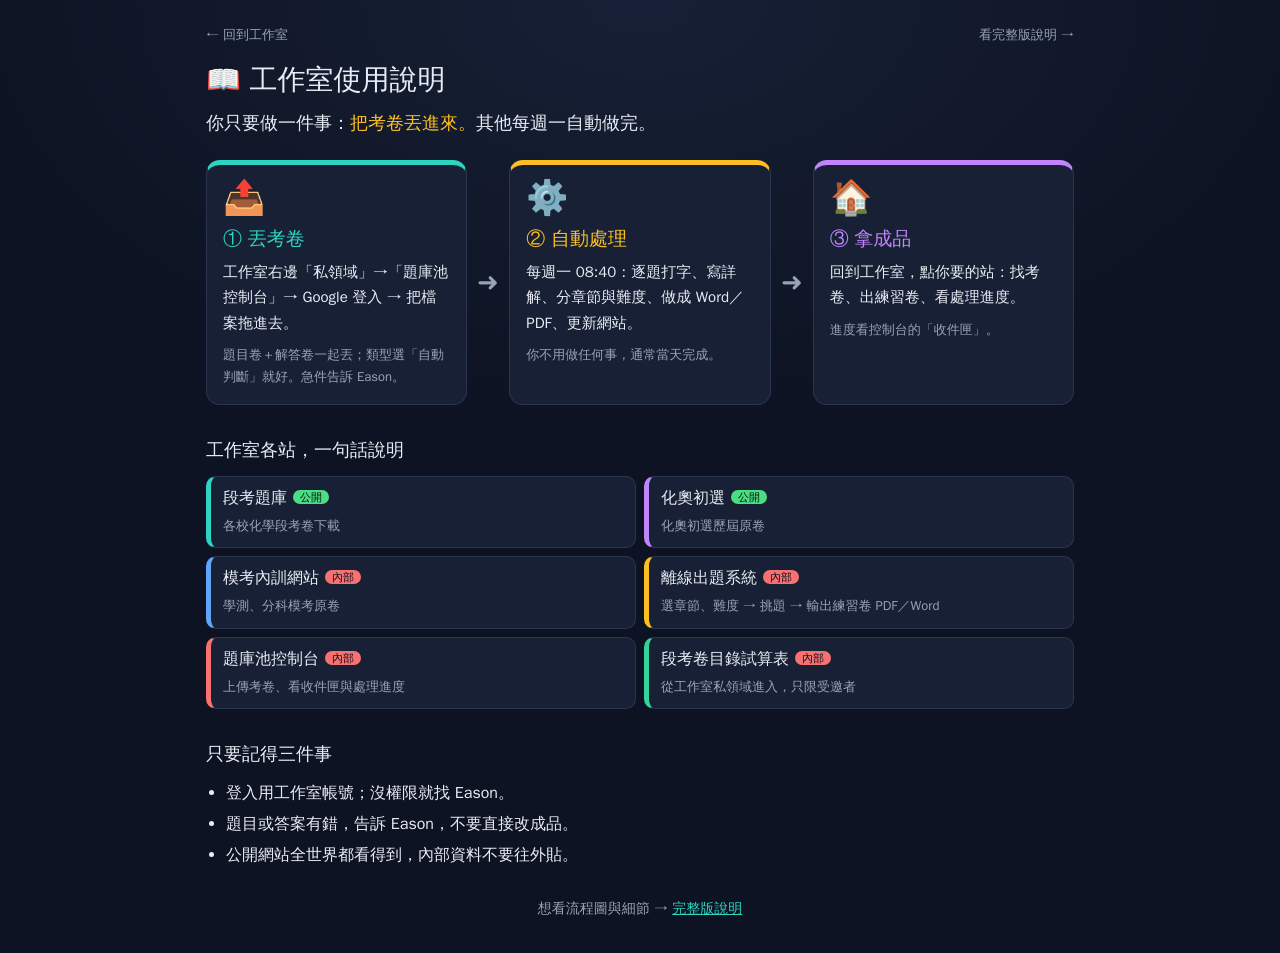
<file: guide/index.html>
<!DOCTYPE html>
<html lang="zh-Hant">
<head>
<meta charset="utf-8">
<meta name="viewport" content="width=device-width, initial-scale=1">
<meta name="robots" content="noindex, nofollow">
<title>工作室使用說明</title>
<style>
  :root{--bg:#0d1322;--ink:#e8ecf4;--mute:#97a3b8;--card:#182035;--line:#2a3550}
  *{box-sizing:border-box}
  html{background:var(--bg)}
  body{margin:0;background:radial-gradient(1000px 600px at 50% 0%,#172036 0%,var(--bg) 70%);color:var(--ink);
    font:16px/1.7 -apple-system,"Noto Sans TC","Microsoft JhengHei","PingFang TC","WenQuanYi Zen Hei",sans-serif}
  .wrap{max-width:900px;margin:0 auto;padding:24px 16px 32px}
  a{color:#2dd4bf}
  .top{display:flex;justify-content:space-between;gap:12px;flex-wrap:wrap;font-size:13px}
  .top a{color:var(--mute);text-decoration:none}.top a:hover{color:var(--ink)}
  h1{font-size:28px;margin:10px 0 4px}
  .one{font-size:18px;margin:0 0 22px}
  .one b{color:#fbbf24}
  .flow{display:grid;grid-template-columns:1fr auto 1fr auto 1fr;gap:10px;align-items:stretch}
  .arrow{align-self:center;color:var(--mute);font-size:26px}
  @media (max-width:720px){.flow{grid-template-columns:1fr}.arrow{justify-self:center;transform:rotate(90deg)}}
  .step{background:var(--card);border:1px solid var(--line);border-top:5px solid var(--c);border-radius:14px;padding:16px}
  .step .ic{font-size:34px;line-height:1}
  .step h2{margin:8px 0 4px;font-size:19px;color:var(--c)}
  .step p{margin:0;font-size:15px}
  .step small{display:block;margin-top:8px;color:var(--mute);font-size:13px}
  h3{margin:30px 0 10px;font-size:18px}
  .sites{display:grid;grid-template-columns:1fr 1fr;gap:8px}
  @media (max-width:720px){.sites{grid-template-columns:1fr}}
  .sites a{display:block;background:var(--card);border:1px solid var(--line);border-left:5px solid var(--c);border-radius:10px;padding:8px 12px;color:var(--ink);text-decoration:none}
  .sites a:hover{border-color:var(--c)}
  .sites b{display:block}
  .sites span{color:var(--mute);font-size:13px}
  .tag{font-size:11px;font-weight:700;padding:0 7px;border-radius:999px;color:#0b1220;background:var(--t);margin-left:6px;vertical-align:2px}
  .sites .tag{color:#0b1220;font-size:11px}
  ul.note{margin:0;padding-left:20px}
  ul.note li{margin:4px 0}
  .more{margin-top:28px;text-align:center;color:var(--mute);font-size:14px}
</style>
</head>
<body>
<div class="wrap">
  <div class="top"><a href="../hub/">← 回到工作室</a><a href="full.html">看完整版說明 →</a></div>
  <h1>📖 工作室使用說明</h1>
  <p class="one">你只要做一件事：<b>把考卷丟進來。</b>其他每週一自動做完。</p>

  <div class="flow">
    <div class="step" style="--c:#2dd4bf">
      <div class="ic">📤</div>
      <h2>① 丟考卷</h2>
      <p>工作室右邊「私領域」→「題庫池控制台」→ Google 登入 → 把檔案拖進去。</p>
      <small>題目卷＋解答卷一起丟；類型選「自動判斷」就好。急件告訴 Eason。</small>
    </div>
    <div class="arrow">➜</div>
    <div class="step" style="--c:#fbbf24">
      <div class="ic">⚙️</div>
      <h2>② 自動處理</h2>
      <p>每週一 08:40：逐題打字、寫詳解、分章節與難度、做成 Word／PDF、更新網站。</p>
      <small>你不用做任何事，通常當天完成。</small>
    </div>
    <div class="arrow">➜</div>
    <div class="step" style="--c:#c084fc">
      <div class="ic">🏠</div>
      <h2>③ 拿成品</h2>
      <p>回到工作室，點你要的站：找考卷、出練習卷、看處理進度。</p>
      <small>進度看控制台的「收件匣」。</small>
    </div>
  </div>

  <h3>工作室各站，一句話說明</h3>
  <div class="sites">
    <a href="https://easontseng56.github.io/chem-exam/" target="_blank" rel="noopener" style="--c:#2dd4bf"><b>段考題庫<span class="tag" style="--t:#4ade80">公開</span></b><span>各校化學段考卷下載</span></a>
    <a href="https://easontseng56.github.io/chem-olympiad/" target="_blank" rel="noopener" style="--c:#c084fc"><b>化奧初選<span class="tag" style="--t:#4ade80">公開</span></b><span>化奧初選歷屆原卷</span></a>
    <a href="https://easontseng56.github.io/private-mock/" target="_blank" rel="noopener" style="--c:#60a5fa"><b>模考內訓網站<span class="tag" style="--t:#f87171">內部</span></b><span>學測、分科模考原卷</span></a>
    <a href="https://easontseng56.github.io/qbank/" target="_blank" rel="noopener" style="--c:#fbbf24"><b>離線出題系統<span class="tag" style="--t:#f87171">內部</span></b><span>選章節、難度 → 挑題 → 輸出練習卷 PDF／Word</span></a>
    <a href="https://easontseng56.github.io/qbank/console/" target="_blank" rel="noopener" style="--c:#f87171"><b>題庫池控制台<span class="tag" style="--t:#f87171">內部</span></b><span>上傳考卷、看收件匣與處理進度</span></a>
    <a href="../hub/" style="--c:#34d399"><b>段考卷目錄試算表<span class="tag" style="--t:#f87171">內部</span></b><span>從工作室私領域進入，只限受邀者</span></a>
  </div>

  <h3>只要記得三件事</h3>
  <ul class="note">
    <li>登入用工作室帳號；沒權限就找 Eason。</li>
    <li>題目或答案有錯，告訴 Eason，不要直接改成品。</li>
    <li>公開網站全世界都看得到，內部資料不要往外貼。</li>
  </ul>

  <div class="more">想看流程圖與細節 → <a href="full.html">完整版說明</a></div>
</div>
</body>
</html>
</file>
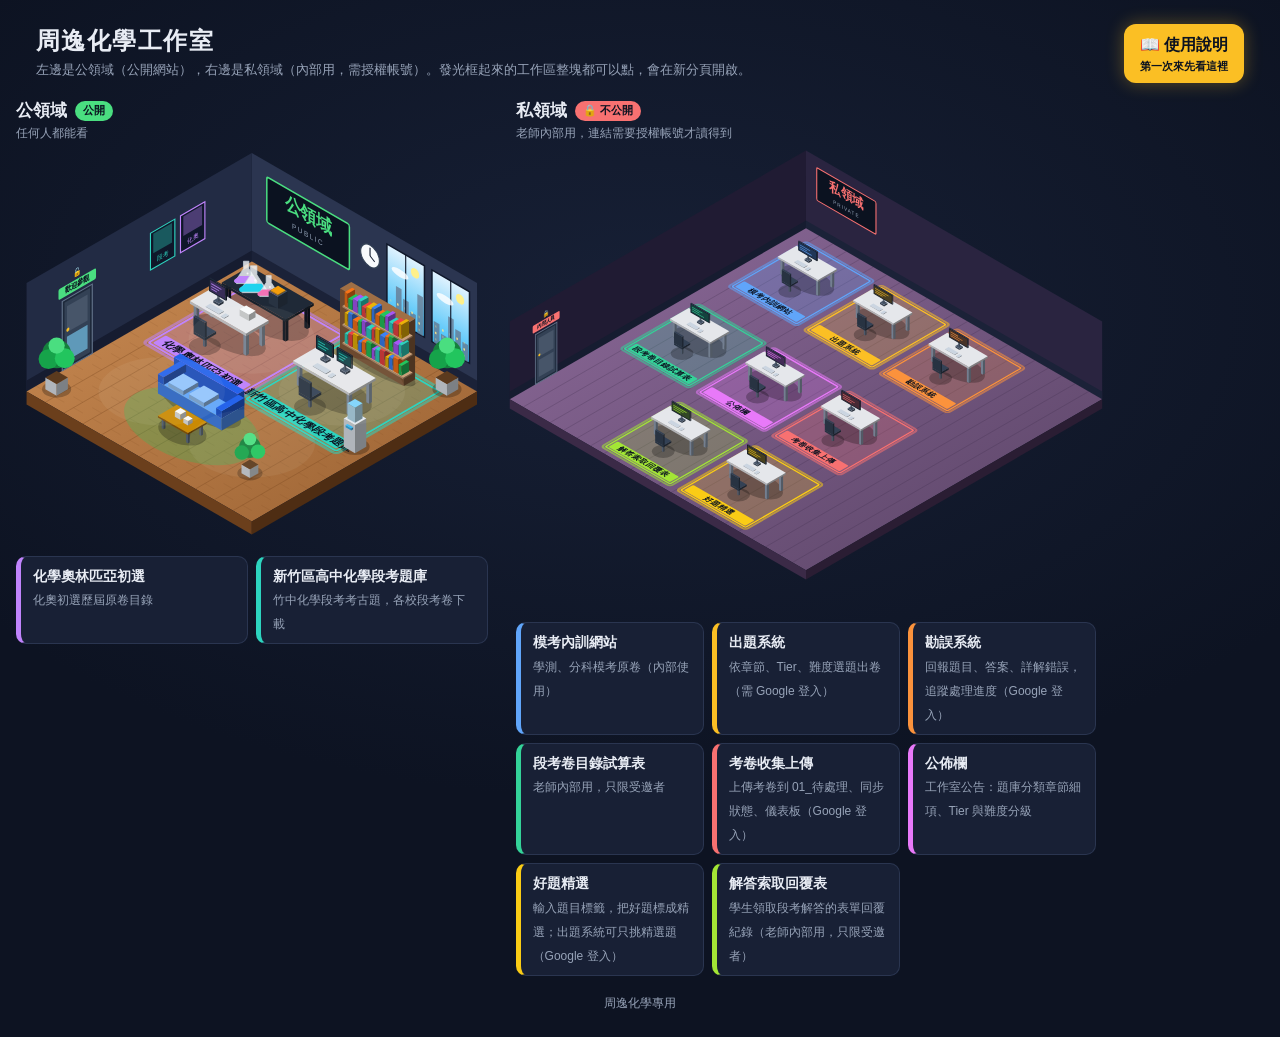
<file: hub/index.html>
<!DOCTYPE html>
<html lang="zh-Hant">
<head>
<meta charset="utf-8">
<meta name="viewport" content="width=device-width, initial-scale=1">
<meta name="robots" content="noindex, nofollow">
<title>周逸化學工作室</title>
<link rel="icon" href="data:image/svg+xml,%3Csvg%20xmlns%3D%22http%3A//www.w3.org/2000/svg%22%20viewBox%3D%220%200%2064%2064%22%3E%3Crect%20width%3D%2264%22%20height%3D%2264%22%20rx%3D%2214%22%20fill%3D%22%230d1322%22/%3E%3Crect%20x%3D%224%22%20y%3D%2250%22%20width%3D%2256%22%20height%3D%226%22%20rx%3D%223%22%20fill%3D%22%2315803d%22/%3E%3Cpath%20d%3D%22M7%2034%2019%2023%2031%2034z%22%20fill%3D%22%234ade80%22/%3E%3Crect%20x%3D%2210%22%20y%3D%2234%22%20width%3D%2218%22%20height%3D%2217%22%20fill%3D%22%23f1e5c8%22/%3E%3Crect%20x%3D%2216%22%20y%3D%2241%22%20width%3D%226%22%20height%3D%2210%22%20fill%3D%22%238b5e3c%22/%3E%3Crect%20x%3D%2212%22%20y%3D%2237%22%20width%3D%224%22%20height%3D%224%22%20fill%3D%22%237dd3fc%22/%3E%3Cpath%20d%3D%22M27%2030%2043%2015%2059%2030z%22%20fill%3D%22%23f87171%22/%3E%3Crect%20x%3D%2231%22%20y%3D%2230%22%20width%3D%2224%22%20height%3D%2221%22%20fill%3D%22%23e2e8f0%22/%3E%3Crect%20x%3D%2240%22%20y%3D%2239%22%20width%3D%227%22%20height%3D%2212%22%20fill%3D%22%237c4a22%22/%3E%3Crect%20x%3D%2234%22%20y%3D%2234%22%20width%3D%225%22%20height%3D%225%22%20fill%3D%22%23fde68a%22/%3E%3Crect%20x%3D%2249%22%20y%3D%2234%22%20width%3D%225%22%20height%3D%225%22%20fill%3D%22%23fde68a%22/%3E%3Crect%20x%3D%2249%22%20y%3D%2217%22%20width%3D%224%22%20height%3D%228%22%20fill%3D%22%2394a3b8%22/%3E%3Ccircle%20cx%3D%228%22%20cy%3D%2246%22%20r%3D%224%22%20fill%3D%22%2322c55e%22/%3E%3C/svg%3E">
<link rel="apple-touch-icon" href="data:image/svg+xml,%3Csvg%20xmlns%3D%22http%3A//www.w3.org/2000/svg%22%20viewBox%3D%220%200%2064%2064%22%3E%3Crect%20width%3D%2264%22%20height%3D%2264%22%20rx%3D%2214%22%20fill%3D%22%230d1322%22/%3E%3Crect%20x%3D%224%22%20y%3D%2250%22%20width%3D%2256%22%20height%3D%226%22%20rx%3D%223%22%20fill%3D%22%2315803d%22/%3E%3Cpath%20d%3D%22M7%2034%2019%2023%2031%2034z%22%20fill%3D%22%234ade80%22/%3E%3Crect%20x%3D%2210%22%20y%3D%2234%22%20width%3D%2218%22%20height%3D%2217%22%20fill%3D%22%23f1e5c8%22/%3E%3Crect%20x%3D%2216%22%20y%3D%2241%22%20width%3D%226%22%20height%3D%2210%22%20fill%3D%22%238b5e3c%22/%3E%3Crect%20x%3D%2212%22%20y%3D%2237%22%20width%3D%224%22%20height%3D%224%22%20fill%3D%22%237dd3fc%22/%3E%3Cpath%20d%3D%22M27%2030%2043%2015%2059%2030z%22%20fill%3D%22%23f87171%22/%3E%3Crect%20x%3D%2231%22%20y%3D%2230%22%20width%3D%2224%22%20height%3D%2221%22%20fill%3D%22%23e2e8f0%22/%3E%3Crect%20x%3D%2240%22%20y%3D%2239%22%20width%3D%227%22%20height%3D%2212%22%20fill%3D%22%237c4a22%22/%3E%3Crect%20x%3D%2234%22%20y%3D%2234%22%20width%3D%225%22%20height%3D%225%22%20fill%3D%22%23fde68a%22/%3E%3Crect%20x%3D%2249%22%20y%3D%2234%22%20width%3D%225%22%20height%3D%225%22%20fill%3D%22%23fde68a%22/%3E%3Crect%20x%3D%2249%22%20y%3D%2217%22%20width%3D%224%22%20height%3D%228%22%20fill%3D%22%2394a3b8%22/%3E%3Ccircle%20cx%3D%228%22%20cy%3D%2246%22%20r%3D%224%22%20fill%3D%22%2322c55e%22/%3E%3C/svg%3E">
<style>
  :root{--bg:#0d1322;--ink:#e8ecf4;--mute:#97a3b8;--card:#182035;--line:#2a3550}
  *{box-sizing:border-box}
  body{margin:0;background:radial-gradient(1200px 700px at 50% 30%,#172036 0%,var(--bg) 70%);color:var(--ink);font:15px/1.6 -apple-system,"Noto Sans TC","Microsoft JhengHei",sans-serif;min-height:100vh}
  header{max-width:1240px;margin:0 auto;padding:22px 16px 0}
  h1{margin:0;font-size:24px;letter-spacing:.06em}
  .sub{color:var(--mute);font-size:13px}
  .rooms{max-width:1240px;margin:0 auto;padding:8px 8px 0;display:grid;grid-template-columns:540fr 660fr;gap:12px;align-items:start}
  @media (max-width:860px){.rooms{grid-template-columns:1fr}}
  .room{position:relative}
  .room h2{margin:8px 8px 0;font-size:17px;display:flex;align-items:center;gap:8px}
  .room h2 .tag{font-size:11px;font-weight:600;padding:1px 8px;border-radius:999px;color:#0b1220;background:var(--c)}
  .room .note{margin:0 8px;color:var(--mute);font-size:12px}
  svg{width:100%;height:auto;display:block}
  .zone{cursor:pointer}
  .zone .lift{transition:transform .18s ease}
  .zone:hover .lift,.zone:focus .lift{transform:translateY(-5px)}
  .zone:hover .rug,.zone:focus .rug{filter:brightness(1.3) drop-shadow(0 0 10px var(--glow))}
  .zone:focus{outline:none}
  .zone .hit{fill:transparent;stroke:none}
  .zone .ring{fill:none;stroke:var(--glow);stroke-width:.14;opacity:.55;animation:pulse 2.2s ease-in-out infinite}
  .zone:hover .ring,.zone:focus .ring{opacity:0;animation:none}
  @keyframes pulse{0%,100%{opacity:.25}50%{opacity:.8}}
  .badge{opacity:0;transition:opacity .15s,transform .15s;transform:translateY(4px);cursor:pointer}
  .badge.hot,.badge:hover,.badge:focus{opacity:1;transform:translateY(0)}
  .badge text{font-weight:800;pointer-events:none}
  @media (hover:none){.badge{opacity:1;transform:none}.zone .ring{animation:none;opacity:.5}}
  .tip{position:absolute;pointer-events:none;background:#020617f2;border:1px solid #334155;color:#fff;border-radius:8px;padding:6px 10px;font-size:13px;opacity:0;transition:opacity .12s;max-width:260px;z-index:5}
  .list{margin:6px 8px 10px;display:grid;grid-template-columns:repeat(auto-fit,minmax(180px,1fr));gap:8px}
  .list a{display:block;background:var(--card);border:1px solid var(--line);border-left:5px solid var(--c);border-radius:10px;padding:8px 12px;color:var(--ink);text-decoration:none}
  .list a:hover{border-color:var(--c)}
  .list b{display:block;font-size:14px}
  .list span{color:var(--mute);font-size:12px}
  .guide{float:right;margin:2px 0 8px 12px;display:flex;flex-direction:column;align-items:center;background:#fbbf24;color:#0b1220;font-weight:800;font-size:16px;text-decoration:none;border-radius:12px;padding:8px 16px;box-shadow:0 0 18px #fbbf2455}
  .guide small{font-weight:600;font-size:11px}
  .guide:hover{filter:brightness(1.1)}
  footer{text-align:center;color:var(--mute);font-size:12px;padding:8px 16px 24px}
</style>
</head>
<body>
<header>
  <a class="guide" href="../guide/">📖 使用說明<small>第一次來先看這裡</small></a>
  <h1>周逸化學工作室</h1>
  <div class="sub">左邊是公領域（公開網站），右邊是私領域（內部用，需授權帳號）。發光框起來的工作區整塊都可以點，會在新分頁開啟。</div>
</header>
<div class="rooms">
  <div class="room" id="pub" style="--c:#4ade80"><h2>公領域 <span class="tag">公開</span></h2><div class="note">任何人都能看</div><svg viewBox="230 -10 540 450"></svg><div class="tip"></div><div class="list"></div></div>
  <div class="room" id="pri" style="--c:#f87171"><h2>私領域 <span class="tag">🔒 不公開</span></h2><div class="note">老師內部用，連結需要授權帳號才讀得到</div><svg viewBox="40 -10 920 730"></svg><div class="tip"></div><div class="list"></div></div>
</div>
<footer>周逸化學專用</footer>
<script>
/* ===== 連結表：網址或名稱有變動只改這裡 ===== */
const ROOMS = {
  pub: { N:12, sign:"公領域", sub:"PUBLIC", accent:"#4ade80", sites:[
    {name:"化學奧林匹亞初選", desc:"化奧初選歷屆原卷目錄",
     url:"https://easontseng56.github.io/chem-olympiad/", color:"#c084fc", gx:1, gy:1, prop:"flask"},
    {name:"新竹區高中化學段考題庫", desc:"竹中化學段考考古題，各校段考卷下載",
     url:"https://easontseng56.github.io/chem-exam/", color:"#2dd4bf", gx:6.2, gy:1, prop:"shelf"},
  ]},
  pri: { N:22, sign:"私領域", sub:"PRIVATE", accent:"#f87171", sites:[
    {name:"模考內訓網站", desc:"學測、分科模考原卷（內部使用）",
     url:"https://easontseng56.github.io/private-mock/", color:"#60a5fa", gx:1, gy:1, prop:"board"},
    {name:"出題系統", desc:"依章節、Tier、難度選題出卷（需 Google 登入）",
     url:"https://easontseng56.github.io/qbank/", color:"#fbbf24", gx:6.6, gy:1, prop:"printer"},
    {name:"勘誤系統", desc:"回報題目、答案、詳解錯誤，追蹤處理進度（Google 登入）",
     url:"https://easontseng56.github.io/qbank/errata/", color:"#fb923c", gx:12.2, gy:1, prop:"folder"},
    {name:"段考卷目錄試算表", desc:"老師內部用，只限受邀者",
     url:"https://docs.google.com/spreadsheets/d/1TeFXDjy5hkq85gOTNsOu_J8dZ8P5HBbti2NjygFK86c/edit", color:"#34d399", gx:1, gy:9, prop:"sheet"},
    {name:"考卷收集上傳", desc:"上傳考卷到 01_待處理、同步狀態、儀表板（Google 登入）",
     url:"https://easontseng56.github.io/qbank/console/", color:"#f87171", gx:12.2, gy:9, prop:"console"},
    {name:"公佈欄", desc:"工作室公告：題庫分類章節細項、Tier 與難度分級",
     url:"https://easontseng56.github.io/qbank/hub/board/", color:"#e879f9", gx:6.6, gy:9, prop:"notice"},
    {name:"好題精選", desc:"輸入題目標籤，把好題標成精選；出題系統可只挑精選題（Google 登入）",
     url:"https://easontseng56.github.io/qbank/picks/", color:"#facc15", gx:12.2, gy:16, prop:"star"},
    {name:"解答索取回覆表", desc:"學生領取段考解答的表單回覆紀錄（老師內部用，只限受邀者）",
     url:"https://docs.google.com/spreadsheets/d/1ZSqs_ZUxU3-TMSfkGyGLqNahpXtbtoZ1yE25MoFTiBU/edit", color:"#a3e635", gx:6.6, gy:16, prop:"sheet"},
  ]},
};
/* ============================================ */

const NS="http://www.w3.org/2000/svg", C=Math.cos(Math.PI/6), S=24, WH=5, OX=500, OY=120;
let N=12, svg=null;
const P=(x,y,z=0)=>[OX+(x-y)*C*S, OY+(x+y)*0.5*S - z*S];
const pts=a=>a.map(p=>p.join(",")).join(" ");
function el(tag,attrs,parent){const e=document.createElementNS(NS,tag);for(const k in attrs)e.setAttribute(k,attrs[k]);(parent||svg).appendChild(e);return e}
function shade(hex,f){const n=parseInt(hex.slice(1),16);let r=n>>16,g=n>>8&255,b=n&255;
  const m=v=>Math.max(0,Math.min(255,Math.round(f<0?v*(1+f):v+(255-v)*f)));return `rgb(${m(r)},${m(g)},${m(b)})`}
const floorT=`matrix(${C*S},${.5*S},${-C*S},${.5*S},${OX},${OY})`;
const backT=`matrix(${C*S},${.5*S},0,${-S},${OX},${OY})`;
const leftT=`matrix(${-C*S},${.5*S},0,${-S},${OX},${OY})`;
function box(g,x,y,z,w,d,h,col,o={}){
  el("polygon",{points:pts([P(x,y+d,z),P(x+w,y+d,z),P(x+w,y+d,z+h),P(x,y+d,z+h)]),fill:o.L||shade(col,-.22)},g);
  el("polygon",{points:pts([P(x+w,y,z),P(x+w,y+d,z),P(x+w,y+d,z+h),P(x+w,y,z+h)]),fill:o.R||shade(col,-.45)},g);
  el("polygon",{points:pts([P(x,y,z+h),P(x+w,y,z+h),P(x+w,y+d,z+h),P(x,y+d,z+h)]),fill:o.T||col},g);
}
function faceL(g,x,y,z){return el("g",{transform:`matrix(${C*S},${.5*S},0,${-S},${P(x,y,z)[0]},${P(x,y,z)[1]})`},g)}
function shadow(g,x,y,w,d){const q=el("g",{transform:floorT,opacity:.25},g);el("ellipse",{cx:x+w/2,cy:y+d/2,rx:w/2+.25,ry:d/2+.25,fill:"#000"},q)}

/* ---------- 家具 ---------- */
function desk(g,x,y,w,d,top="#e5e7eb",legs="#94a3b8"){
  shadow(g,x,y,w,d);
  box(g,x+.1,y+.1,0,.15,.15,1.0,legs);box(g,x+w-.25,y+.1,0,.15,.15,1.0,legs);
  box(g,x+.1,y+d-.25,0,.15,.15,1.0,legs);box(g,x+w-.25,y+d-.25,0,.15,.15,1.0,legs);
  box(g,x,y,1.0,w,d,.12,top);
}
function monitor(g,x,y,z,col,w=.9,kind="lines"){
  box(g,x+w/2-.15,y+.3,z,.3,.25,.1,"#475569");
  box(g,x+w/2-.03,y+.4,z+.1,.06,.06,.25,"#64748b");
  box(g,x,y+.42,z+.35,w,.06,.6,"#1e293b");
  const f=faceL(g,x,y+.48,z+.35);
  el("rect",{x:.05,y:.05,width:w-.1,height:.5,fill:"#0b1220"},f);
  el("rect",{x:.05,y:.05,width:w-.1,height:.5,fill:col,opacity:.25},f);
  if(kind==="grid"){for(let r=0;r<4;r++)for(let c=0;c<4;c++)el("rect",{x:.1+c*(w-.2)/4,y:.1+r*.1,width:(w-.2)/4-.02,height:.08,fill:(r==0||c==0)?col:"#e2e8f0",opacity:(r==0||c==0)?.9:.35},f)}
  else for(let k=0;k<3;k++)el("rect",{x:.12,y:.14+k*.12,width:(w-.3)*(0.5+((k*7+Math.round(x*3))%5)/10),height:.05,fill:col,opacity:.8},f);
}
function keyboard(g,x,y,z){box(g,x,y,z,.7,.25,.04,"#cbd5e1");box(g,x+.85,y+.05,z,.18,.25,.04,"#cbd5e1")}
function chair(g,x,y,col="#334155"){
  shadow(g,x,y,.7,.7);
  box(g,x+.3,y+.3,0,.1,.1,.55,"#64748b");
  box(g,x+.05,y+.05,.55,.6,.6,.12,col);
  box(g,x+.05,y+.55,.67,.6,.1,.7,col);
}
function plant(g,x,y,big=false){
  const r=big?.6:.45;shadow(g,x,y,r,r);
  box(g,x,y,0,r,r,r*.9,"#e2e8f0",{T:"#5b3a1e"});
  const c=P(x+r/2,y+r/2,r*.9+(big?1.1:.8));
  [[0,0,big?16:12,"#15803d"],[-9,6,big?11:8,"#16a34a"],[9,5,big?11:8,"#22c55e"],[0,-9,big?9:7,"#4ade80"]].forEach(([dx,dy,rr,cc])=>el("circle",{cx:c[0]+dx,cy:c[1]+dy,r:rr,fill:cc},g));
}
function rug(g,x,y,w,d,col,label){
  const q=el("g",{transform:floorT,class:"rug"},g);
  el("rect",{x,y,width:w,height:d,rx:.1,fill:col,opacity:.22},q);
  el("rect",{x,y,width:w,height:d,rx:.1,fill:"none",stroke:col,"stroke-width":.1},q);
  el("rect",{x:x+.12,y:y+d-.8,width:w-.24,height:.7,rx:.08,fill:col},q);
  const t=el("text",{x:x+w/2,y:y+d-.27,"text-anchor":"middle","font-size":.5,"font-weight":800,fill:"#0b1220"},q);t.textContent=label;
}
function bookshelf(g,x,y,w,col){
  shadow(g,x,y,w,.6);
  box(g,x,y,0,w,.6,2.8,"#8b5e3c",{T:"#a06f45"});
  const cols=[col,"#ef4444","#eab308","#3b82f6","#f97316","#22c55e","#a855f7"];
  for(let k=0;k<3;k++){box(g,x+.08,y+.05,.25+k*.85,w-.16,.5,.06,"#c9a07a");
    let bx=x+.15;let i=0;while(bx<x+w-.3){const bw=.15+((k*3+i)%3)*.05;box(g,bx,y+.1,.31+k*.85,bw,.4,.45+((i+k)%3)*.1,cols[(i+k*2)%cols.length]);bx+=bw+.04;i++}}
}
function archive(g,x,y,w,col){ // 檔案櫃＋檔案盒
  shadow(g,x,y,w,.7);
  box(g,x,y,0,w,.7,2.6,"#64748b",{T:"#94a3b8"});
  const cols=[col,"#f59e0b","#fde68a","#fdba74"];
  for(let k=0;k<3;k++){box(g,x+.06,y+.05,.15+k*.8,w-.12,.6,.05,"#cbd5e1");
    let bx=x+.12;let i=0;while(bx<x+w-.45){box(g,bx,y+.1,.2+k*.8,.38,.5,.6,cols[(i+k)%cols.length]);
      const f=faceL(g,bx,y+.6,.2+k*.8);el("rect",{x:.06,y:.15,width:.26,height:.08,fill:"#fff",opacity:.85},f);bx+=.44;i++}}
}
function cabinet(g,x,y,col){ // 矮檔案櫃
  shadow(g,x,y,1,.8);box(g,x,y,0,1,.8,1.3,"#94a3b8",{T:"#cbd5e1"});
  for(let k=0;k<3;k++){const f=faceL(g,x,y+.8,.1+k*.4);el("rect",{x:.1,y:.05,width:.8,height:.28,fill:"#64748b"},f);el("rect",{x:.4,y:.15,width:.2,height:.05,fill:col},f)}
}
function whiteboard(g,x,y,w,col){
  shadow(g,x,y,w,.3);
  box(g,x+.1,y+.1,0,.08,.08,1.2,"#94a3b8");box(g,x+w-.18,y+.1,0,.08,.08,1.2,"#94a3b8");
  box(g,x,y,1.2,w,.12,2,"#f8fafc",{L:"#f1f5f9"});
  const f=faceL(g,x,y+.12,1.2);
  el("rect",{x:0,y:0,width:w,height:2,fill:"#fff",stroke:"#cbd5e1","stroke-width":.03},f);
  el("rect",{x:0,y:1.85,width:w,height:.15,fill:col},f);
  el("polyline",{points:"0.2,1.4 0.6,0.9 1.0,1.2 1.5,0.5 2.0,0.8 2.5,0.4",fill:"none",stroke:col,"stroke-width":.06},f);
  [[.2,.3,"#ef4444"],[.2,.5,"#1e293b"],[.2,.7,"#1e293b"]].forEach(([a,b,c])=>el("rect",{x:a,y:b,width:.9-b*.4,height:.07,fill:c},f));
}
function corkboard(g,x,y,w,col){ // 公佈欄：軟木板＋便條紙＋圖釘
  shadow(g,x,y,w,.3);
  box(g,x+.15,y+.1,0,.1,.1,1.1,"#78350f");box(g,x+w-.25,y+.1,0,.1,.1,1.1,"#78350f");
  box(g,x,y,1.1,w,.14,2.3,"#92400e",{L:"#78350f"});
  const f=faceL(g,x,y+.14,1.1);
  el("rect",{x:.1,y:.1,width:w-.2,height:2.1,fill:"#c08a52"},f);
  [[.25,.25,.9,.75,"#fef08a"],[1.3,.2,.85,.65,"#fbcfe8"],[2.3,.3,.75,.8,"#bfdbfe"],[.4,1.15,1.0,.8,"#ffffff"],[1.6,1.05,.9,.9,col],[2.65,1.3,.45,.6,"#bbf7d0"]].forEach(([a,b,ww,hh,c],i)=>{
    el("rect",{x:a,y:b,width:ww,height:hh,fill:c,opacity:.95},f);
    for(let k=0;k<3;k++)el("rect",{x:a+.1,y:b+.25+k*.15,width:ww*(.75-k*.15),height:.05,fill:"#475569",opacity:.6},f);
    el("circle",{cx:a+ww/2,cy:b+.08,r:.07,fill:["#ef4444","#2563eb","#16a34a"][i%3]},f)});
}
function printer(g,x,y,col){
  shadow(g,x,y,1.3,1.1);
  box(g,x,y,0,1.3,1.1,.75,"#cbd5e1",{T:"#e2e8f0"});
  box(g,x+.15,y+.1,.75,1,.5,.08,"#f8fafc");
  box(g,x+.2,y+.75,.4,.9,.3,.25,"#94a3b8");
  const f=faceL(g,x,y+1.1,.2);el("rect",{x:.15,y:.05,width:.9,height:.18,fill:"#1e293b"},f);el("rect",{x:.2,y:.09,width:.5,height:.1,fill:col},f);
}
function flaskSet(g,x,y,z,col){
  const draw=(cx,cy,sc,c)=>{const b=P(cx,cy,z);
    el("path",{d:`M${b[0]-4*sc},${b[1]-30*sc} h${8*sc} v${11*sc} l${11*sc},${17*sc} a${3*sc},${3*sc} 0 0 1 -${3*sc},${5*sc} h-${24*sc} a${3*sc},${3*sc} 0 0 1 -${3*sc},-${5*sc} l${11*sc},-${17*sc}z`,fill:"#f8fafccc",stroke:"#cbd5e1","stroke-width":.8},g);
    el("path",{d:`M${b[0]-10*sc},${b[1]-8*sc} h${20*sc} l${3*sc},${5*sc} a${3*sc},${3*sc} 0 0 1 -${3*sc},${5*sc} h-${24*sc} a${3*sc},${3*sc} 0 0 1 -${3*sc},-${5*sc}z`,fill:c},g);
    el("circle",{cx:b[0]+2*sc,cy:b[1]-12*sc,r:1.5*sc,fill:"#fff",opacity:.8},g)};
  draw(x,y,.75,col);draw(x+.6,y+.2,.9,"#22d3ee");draw(x+1.2,y,.7,"#f472b6");
  box(g,x+1.6,y-.1,z,.5,.5,.55,"#334155",{T:"#475569"});box(g,x+1.65,y-.05,z+.55,.4,.4,.05,"#f59e0b");
}
function bigScreen(g,x,y,col){
  shadow(g,x,y,3.2,.3);
  box(g,x+1.4,y+.1,0,.4,.2,.4,"#475569");box(g,x+1.55,y+.15,.4,.1,.1,1.1,"#64748b");
  box(g,x,y,1.5,3.2,.1,1.9,"#111827");
  const f=faceL(g,x,y+.1,1.5);
  el("rect",{x:.08,y:.08,width:3.04,height:1.74,fill:"#0b1220"},f);
  el("rect",{x:.08,y:.08,width:3.04,height:1.74,fill:col,opacity:.12},f);
  [[.3,.9],[.6,1.3],[.9,.7],[1.2,1.5],[1.5,1.1]].forEach(([bx,h])=>el("rect",{x:bx,y:1.7-h,width:.2,height:h,fill:col,opacity:.9},f));
  el("polyline",{points:"1.9,1.4 2.2,1.0 2.5,1.15 2.8,.5 3.0,.7",fill:"none",stroke:"#38bdf8","stroke-width":.06},f);
  el("rect",{x:1.9,y:.2,width:1.1,height:.12,fill:"#e2e8f0",opacity:.8},f);
  el("rect",{x:1.9,y:.4,width:.7,height:.08,fill:"#94a3b8"},f);
}
function sofa(g,x,y,len=3.2){
  shadow(g,x,y,len,1.2);
  const c="#3b82f6",d="#2563eb";
  box(g,x,y,0,len,1.2,.55,c,{T:"#60a5fa"});box(g,x,y,.55,len,.35,.7,d);
  box(g,x,y,.55,.3,1.2,.35,d);box(g,x+len-.3,y,.55,.3,1.2,.35,d);
  for(let a=.5;a<len-.9;a+=1.1)box(g,x+a,y+.35,.55,.8,.8,.2,"#93c5fd");
}
function coffeeTable(g,x,y){shadow(g,x,y,1.6,1);[[.1,.1],[1.4,.1],[.1,.8],[1.4,.8]].forEach(([a,b])=>box(g,x+a,y+b,0,.1,.1,.5,"#64748b"));
  box(g,x,y,.5,1.6,1,.08,"#a16207",{T:"#ca8a04"});box(g,x+.5,y+.3,.58,.3,.3,.25,"#f8fafc");box(g,x+1,y+.4,.58,.25,.25,.2,"#f8fafc")}
function roundTable(g,x,y){
  shadow(g,x,y,2,2);
  box(g,x+.85,y+.85,0,.3,.3,.9,"#64748b");
  const cx=x+1,cy=y+1,rx=1.2247*S,ry=.707*S;
  const lo=P(cx,cy,.8),hi=P(cx,cy,.92);
  el("rect",{x:lo[0]-rx,y:hi[1],width:2*rx,height:lo[1]-hi[1],fill:"#92400e"},g);
  el("ellipse",{cx:lo[0],cy:lo[1],rx,ry,fill:"#92400e"},g);
  el("ellipse",{cx:hi[0],cy:hi[1],rx,ry,fill:"#d97706"},g);
  el("ellipse",{cx:hi[0],cy:hi[1],rx:rx*.35,ry:ry*.35,fill:"#fbbf24",opacity:.5},g);
  [[x+1,y-.2],[x+2.2,y+1],[x+1,y+2.2],[x-.2,y+1]].forEach(([a,b])=>chair(g,a-.35,b-.35,"#475569"));
}
function waterCooler(g,x,y){shadow(g,x,y,.6,.6);box(g,x,y,0,.6,.6,1.3,"#e2e8f0");box(g,x+.1,y+.1,1.3,.4,.4,.7,"#bae6fd",{T:"#7dd3fc"});box(g,x+.15,y+.55,1.0,.3,.1,.1,"#38bdf8")}
function door(g,y0,col,label,locked){
  const q=el("g",{transform:leftT},g);
  el("rect",{x:y0,y:0,width:1.6,height:3.2,fill:"#1e293b",stroke:"#64748b","stroke-width":.06},q);
  el("rect",{x:y0+.12,y:.12,width:1.36,height:2.96,fill:"#334155"},q);
  el("rect",{x:y0+.25,y:.35,width:1.1,height:1.1,fill:locked?"#475569":"#7dd3fc",opacity:locked?1:.6},q);
  el("rect",{x:y0+.25,y:1.65,width:1.1,height:1.2,fill:"#475569"},q);
  el("circle",{cx:y0+1.3,cy:1.75,r:.08,fill:"#fbbf24"},q);
  el("rect",{x:y0-.2,y:3.35,width:2,height:.5,rx:.08,fill:col},q);
  const qt=el("g",{transform:"scale(-1,-1)"},q);
  const t=el("text",{x:-(y0+.8),y:-3.5,"text-anchor":"middle","font-size":.34,"font-weight":700,fill:"#0b1220"},qt);t.textContent=label;
  const k=el("text",{x:-(y0+.8),y:-4.05,"text-anchor":"middle","font-size":.36,fill:"#fbbf24"},qt);k.textContent=locked?"🔒":"🔓";
}

/* ---------- 房間 ---------- */
function buildRoom(key){
  const cfg=ROOMS[key], root=document.getElementById(key);
  svg=root.querySelector("svg"); N=cfg.N;
  const defs=el("defs",{});
  const fl=el("linearGradient",{id:key+"floor",x1:"0",y1:"0",x2:"1",y2:"1"},defs);
  el("stop",{offset:"0","stop-color":key==="pub"?"#c98a52":"#8d6a9a"},fl);el("stop",{offset:"1","stop-color":key==="pub"?"#9a6233":"#5a4466"},fl);
  const sky=el("linearGradient",{id:key+"sky",x1:"0",y1:"0",x2:"0",y2:"1"},defs);
  if(key==="pub"){el("stop",{offset:"0","stop-color":"#38bdf8"},sky);el("stop",{offset:"1","stop-color":"#e0f2fe"},sky)}
  else{el("stop",{offset:"0","stop-color":"#1e3a8a"},sky);el("stop",{offset:"1","stop-color":"#7dd3fc"},sky)}
  const wallB=key==="pub"?"#2b3550":"#2a2440", wallL=key==="pub"?"#222b44":"#201b33";
  const room=el("g",{}), SIMPLE=key==="pri";   // 私領域用簡潔造型：不放窗、時鐘、海報、盆栽，工作區只放一張桌子
  el("polygon",{points:pts([P(0,0,0),P(N,0,0),P(N,0,WH),P(0,0,WH)]),fill:wallB},room);
  el("polygon",{points:pts([P(0,0,0),P(0,N,0),P(0,N,WH),P(0,0,WH)]),fill:wallL},room);
  el("polygon",{points:pts([P(0,0,0),P(N,0,0),P(N,0,.5),P(0,0,.5)]),fill:"#1b2238"},room);
  el("polygon",{points:pts([P(0,0,0),P(0,N,0),P(0,N,.5),P(0,0,.5)]),fill:"#161c30"},room);
  // 背牆：招牌（左半）、窗（右半）
  const bw=el("g",{transform:backT},room), bt=el("g",{transform:"scale(1,-1)"});
  el("rect",{x:.8,y:2.2,width:4.4,height:2.1,rx:.1,fill:"#0b1220",stroke:cfg.accent,"stroke-width":.08},bw);
  const lg=el("text",{x:3,y:-3.35,"text-anchor":"middle","font-size":.85,"font-weight":800,fill:cfg.accent},bt);lg.textContent=cfg.sign;
  const lg2=el("text",{x:3,y:-2.6,"text-anchor":"middle","font-size":.34,"letter-spacing":.08,fill:"#94a3b8"},bt);lg2.textContent=cfg.sub;
  if(!SIMPLE){el("circle",{cx:6.3,cy:3.4,r:.5,fill:"#f8fafc",stroke:"#334155","stroke-width":.06},bw);
  el("line",{x1:6.3,y1:3.4,x2:6.3,y2:3.78,stroke:"#0f172a","stroke-width":.06},bw);el("line",{x1:6.3,y1:3.4,x2:6.55,y2:3.25,stroke:"#0f172a","stroke-width":.06},bw);
  for(let i=7.2;i<N-.6;i+=2.4){
    el("rect",{x:i,y:1.1,width:2,height:3.3,fill:`url(#${key}sky)`,stroke:"#0f172a","stroke-width":.08},bw);
    for(let b=0;b<5;b++){const h=.6+((b*5+Math.round(i)*3)%7)/5;el("rect",{x:i+.1+b*.38,y:1.1,width:.3,height:h,fill:key==="pub"?"#64748b":"#0f172a",opacity:.75},bw);
      for(let w=0;w<3;w++)el("rect",{x:i+.16+b*.38,y:1.25+w*.3,width:.08,height:.1,fill:"#fde68a",opacity:(b+w)%2?.9:.3},bw)}
    el("line",{x1:i+1,y1:1.1,x2:i+1,y2:4.4,stroke:"#0f172a","stroke-width":.06},bw);
    el("circle",{cx:i+1.5,cy:3.8,r:.22,fill:key==="pub"?"#fef08a":"#fef3c7"},bw);
    if(key==="pub")el("ellipse",{cx:i+.7,cy:3.4,rx:.45,ry:.18,fill:"#fff",opacity:.8},bw);
  }}
  bw.appendChild(bt);
  // 左牆：海報
  const lw=el("g",{transform:leftT},room), lt=el("g",{transform:"scale(-1,-1)"});
  const posters=key==="pub"?[[2.5,"#c084fc","化奧"],[4.1,"#2dd4bf","段考"]]:[[2.5,"#2dd4bf","Tier 0"],[4.1,"#60a5fa","Tier 1"],[5.7,"#fbbf24","Tier 2"]];
  if(!SIMPLE)posters.forEach(([y,c,txt])=>{
    el("rect",{x:y,y:2.3,width:1.3,height:1.7,fill:"#0f172a",stroke:c,"stroke-width":.06},lw);
    el("rect",{x:y+.15,y:3.0,width:1,height:.9,fill:c,opacity:.35},lw);
    const t=el("text",{x:-(y+.65),y:-2.55,"text-anchor":"middle","font-size":.3,fill:c},lt);t.textContent=txt;
  });
  lw.appendChild(lt);
  // 地板
  el("polygon",{points:pts([P(0,0),P(N,0),P(N,N),P(0,N)]),fill:`url(#${key}floor)`},room);
  const lineC=key==="pub"?"#7c4a22":"#3f2d4d";
  for(let i=1;i<N;i++)el("line",{x1:P(i,0)[0],y1:P(i,0)[1],x2:P(i,N)[0],y2:P(i,N)[1],stroke:lineC,opacity:.5,"stroke-width":.8},room);
  if(!SIMPLE)for(let j=0;j<N;j+=.5){for(let i=((j*2)%2)?0:.5;i<N;i+=1)el("line",{x1:P(i,j)[0],y1:P(i,j)[1],x2:P(i+.5,j)[0],y2:P(i+.5,j)[1],stroke:lineC,opacity:.25,"stroke-width":.6},room)}
  el("polygon",{points:pts([P(0,N),P(N,N),P(N,N,-.6),P(0,N,-.6)]),fill:key==="pub"?"#6b3f1c":"#3b2a47"},room);
  el("polygon",{points:pts([P(N,0),P(N,N),P(N,N,-.6),P(N,0,-.6)]),fill:key==="pub"?"#4e2d13":"#2a1d33"},room);
  door(room,N-3.5,cfg.accent,key==="pub"?"歡迎參觀":"內部人員",key!=="pub");

  const PROPS={
    shelf(g,x,y,c){bookshelf(g,x+.2,y+.1,3.4,c);desk(g,x+.6,y+2.2,3,1.4);monitor(g,x+1.0,y+2.3,1.12,c);monitor(g,x+2.1,y+2.3,1.12,c,.8);keyboard(g,x+1.4,y+3.1,1.12);chair(g,x+1.7,y+3.8)},
    board(g,x,y,c){whiteboard(g,x+.3,y+.1,3.2,c);desk(g,x+.5,y+2.2,3,1.4);monitor(g,x+.9,y+2.3,1.12,c,1.1);monitor(g,x+2.2,y+2.3,1.12,c,.8);keyboard(g,x+1.3,y+3.1,1.12);chair(g,x+1.6,y+3.8);plant(g,x+3.6,y+.3)},
    flask(g,x,y,c){desk(g,x+.3,y+.4,3.4,1.5,"#1f2937","#111827");flaskSet(g,x+.9,y+1.2,1.12,c);desk(g,x+.3,y+2.4,3,1.2);monitor(g,x+.7,y+2.5,1.12,c);keyboard(g,x+1.0,y+3.2,1.12);chair(g,x+1.3,y+3.8);box(g,x+2.3,y+2.6,1.12,.5,.35,.3,"#f8fafc")},
    printer(g,x,y,c){printer(g,x+2.6,y+.3,c);desk(g,x+.3,y+.5,2.2,1.4);monitor(g,x+.6,y+.6,1.12,c);keyboard(g,x+.9,y+1.4,1.12);chair(g,x+1.1,y+2.2);desk(g,x+.3,y+2.9,3.2,1.2);monitor(g,x+.7,y+3.0,1.12,c,.8);monitor(g,x+1.8,y+3.0,1.12,c,.8);keyboard(g,x+1.2,y+3.7,1.12);chair(g,x+1.5,y+4.3)},
    sheet(g,x,y,c){cabinet(g,x+3.4,y+.2,c);cabinet(g,x+3.4,y+1.1,c);desk(g,x+.3,y+.6,3,1.4);monitor(g,x+.5,y+.7,1.12,c,1.5,"grid");keyboard(g,x+.9,y+1.5,1.12);chair(g,x+1.2,y+2.2);box(g,x+2.3,y+.8,1.12,.5,.6,.08,"#f8fafc");box(g,x+2.35,y+.85,1.2,.4,.5,.06,"#fef3c7")},
    console(g,x,y,c){desk(g,x+.3,y+.4,3.4,1.4);monitor(g,x+.6,y+.5,1.12,c,1.6,"grid");monitor(g,x+2.5,y+.5,1.12,c,.9);keyboard(g,x+1.2,y+1.3,1.12);chair(g,x+1.5,y+2.1);
      desk(g,x+.3,y+2.9,2.6,1.2);monitor(g,x+.7,y+3.0,1.12,c,1.0);keyboard(g,x+1.0,y+3.7,1.12);chair(g,x+1.2,y+4.3);
      box(g,x+3.3,y+2.9,0,1.1,.8,.9,"#64748b",{T:"#94a3b8"});box(g,x+3.4,y+3.0,.9,.9,.6,.25,"#fdba74",{T:"#fed7aa"});box(g,x+3.45,y+3.05,1.15,.8,.5,.06,"#fff");box(g,x+3.5,y+3.1,1.21,.7,.4,.06,"#f8fafc")},
    notice(g,x,y,c){corkboard(g,x+.4,y+.1,3.4,c);plant(g,x+3.9,y+.3);sofa(g,x+.6,y+2.6,3.2);coffeeTable(g,x+1.3,y+4.1)},
    star(g,x,y,c){bookshelf(g,x+.2,y+.1,3.4,c);desk(g,x+.6,y+2.2,2.6,1.3);monitor(g,x+1.0,y+2.3,1.12,c);keyboard(g,x+1.3,y+3.05,1.12);chair(g,x+1.5,y+3.7);
      box(g,x+2.7,y+2.35,1.12,.6,.6,.25,"#a16207",{T:"#ca8a04"});box(g,x+2.85,y+2.5,1.37,.3,.3,.55,"#eab308",{T:"#fde047"});box(g,x+2.75,y+2.4,1.92,.5,.5,.12,"#facc15",{T:"#fef08a"})},
    folder(g,x,y,c){archive(g,x+.2,y+.1,3.6,c);desk(g,x+.6,y+2.2,2.6,1.3);monitor(g,x+1.0,y+2.3,1.12,c);keyboard(g,x+1.3,y+3.05,1.12);chair(g,x+1.5,y+3.7);box(g,x+2.8,y+2.4,1.12,.5,.6,.5,"#fdba74");box(g,x+2.8,y+2.4,1.62,.5,.6,.12,"#fed7aa")},
  };
  const tip=root.querySelector(".tip"), R=4.8, badges=document.createElementNS(NS,"g");
  [...cfg.sites].sort((a,b)=>(a.gx+a.gy)-(b.gx+b.gy)).forEach(s=>{
    const a=el("a",{href:s.url,target:"_blank",rel:"noopener",class:"zone",tabindex:0,style:`--glow:${s.color}`});
    el("title",{},a).textContent=s.name;
    const x=s.gx,y=s.gy,w=R,d=R+.7;
    // 整塊可點：地毯＋後方到 3 格高的空間
    el("polygon",{class:"hit",points:pts([P(x,y+d,0),P(x+w,y+d,0),P(x+w,y,0),P(x+w,y,3.2),P(x,y,3.2),P(x,y+d,3.2)])},a);
    rug(a,x,y,w,d,s.color,s.name);
    const rq=el("g",{transform:floorT},a);el("rect",{class:"ring",x:x-.15,y:y-.15,width:w+.3,height:d+.3,rx:.2},rq);
    const lift=el("g",{class:"lift"},a);
    if(SIMPLE){desk(lift,x+.9,y+1.6,3,1.4);monitor(lift,x+1.6,y+1.7,1.12,s.color,1.4);keyboard(lift,x+1.9,y+2.5,1.12);chair(lift,x+2.1,y+3.3)}
    else PROPS[s.prop](lift,x,y,s.color);
    // 名牌：浮在工作區上方，滑過才出現（觸控裝置常駐）
    const c=P(x+w/2,y+d/2,4.4), bw=s.name.length*14+84;
    const b=el("a",{href:s.url,target:"_blank",rel:"noopener",class:"badge",tabindex:-1},badges);
    el("line",{x1:c[0],y1:c[1]+14,x2:c[0],y2:c[1]+38,stroke:s.color,"stroke-width":2,"stroke-dasharray":"3 3"},b);
    el("rect",{x:c[0]-bw/2,y:c[1]-15,width:bw,height:30,rx:15,fill:"#0b1220",stroke:s.color,"stroke-width":2},b);
    const t=el("text",{x:c[0]-22,y:c[1]+5,"text-anchor":"middle",fill:"#fff","font-size":14},b);t.textContent=s.name;
    const t2=el("text",{x:c[0]+bw/2-30,y:c[1]+5,"text-anchor":"middle",fill:s.color,"font-size":13},b);t2.textContent="開啟 ↗";
    const show=e=>{b.classList.add("hot");const r=root.getBoundingClientRect();tip.innerHTML=`<b>${s.name}</b><br>${s.desc}<br><span style="color:#94a3b8">點一下開啟</span>`;
      tip.style.left=(e.clientX-r.left+14)+"px";tip.style.top=(e.clientY-r.top+14)+"px";tip.style.opacity=1};
    const hide=()=>{b.classList.remove("hot");tip.style.opacity=0};
    a.addEventListener("mousemove",show);a.addEventListener("mouseleave",hide);a.addEventListener("focus",()=>b.classList.add("hot"));a.addEventListener("blur",hide);
    b.addEventListener("mousemove",show);b.addEventListener("mouseleave",hide);
  });
  // 公共區
  const lounge=el("g",{});
  if(key==="pub"){
    const q=el("g",{transform:floorT},lounge);el("ellipse",{cx:6,cy:9.2,rx:3,ry:2,fill:"#22c55e",opacity:.28},q);
    sofa(lounge,3.6,7.4,3.4);coffeeTable(lounge,5.2,9.2);
    plant(lounge,N-1.2,.4,true);plant(lounge,.4,N-1.2,true);plant(lounge,9.5,9.6);waterCooler(lounge,N-1,5.5);
  }
  if(!SIMPLE)[[N*.3,N*.3],[N*.7,N*.3],[N*.3,N*.7],[N*.7,N*.7]].forEach(([x,y])=>{const c=P(x,y,0);el("ellipse",{cx:c[0],cy:c[1],rx:70,ry:38,fill:"#fff7ed",opacity:.06})});
  svg.appendChild(badges);
  // 清單
  const list=root.querySelector(".list");
  cfg.sites.forEach(s=>{const a=document.createElement("a");a.href=s.url;a.target="_blank";a.rel="noopener";a.style.setProperty("--c",s.color);
    a.innerHTML=`<b>${s.name}</b><span>${s.desc}</span>`;list.appendChild(a)});
  (cfg.links||[]).forEach(s=>{const a=document.createElement("a");a.href=s.url;a.target="_blank";a.rel="noopener";a.style.setProperty("--c",s.color);
    a.innerHTML=`<b>${s.name}</b><span>${s.desc}</span>`;list.appendChild(a)});
}
buildRoom("pub");buildRoom("pri");
</script>
</body>
</html>
</file>
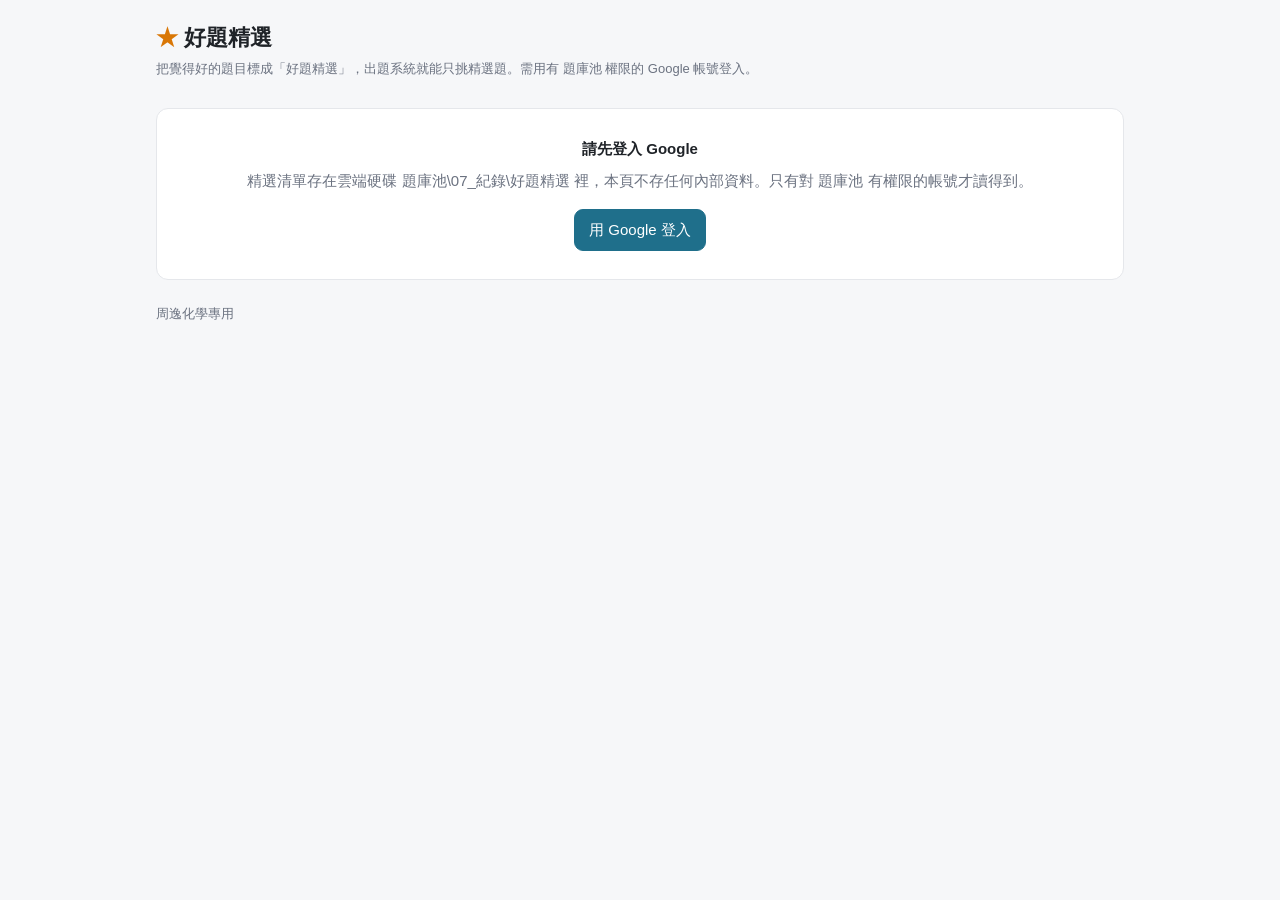
<file: picks/index.html>
<!DOCTYPE html>
<html lang="zh-Hant">
<head>
<meta charset="utf-8">
<meta name="viewport" content="width=device-width, initial-scale=1">
<meta name="robots" content="noindex, nofollow">
<title>好題精選</title>
<!-- 好題精選（好題標記）：本頁不含任何內部資料。登入 Google 後，從使用者雲端 題庫池\07_紀錄\好題精選\好題清單.json 讀寫；
     沒有 題庫池 權限的帳號什麼都讀不到。 -->
<style>
  :root{--bg:#f6f7f9;--card:#fff;--ink:#1f2328;--mute:#6b7280;--line:#e5e7eb;--acc:#1f6f8b;--acc-soft:#e3f0f4;--acc-ink:#fff;
        --tag:#c2410c;--ok:#15803d;--ok-soft:#dcfce7;--wait:#b45309;--wait-soft:#fef3c7;--bad:#b91c1c;--bad-soft:#fee2e2;--run:#1d4ed8;--run-soft:#dbeafe;--no:#4b5563;--no-soft:#e5e7eb}
  @media (prefers-color-scheme:dark){:root:not([data-theme=light]){--bg:#0f1115;--card:#171a21;--ink:#e6e8ec;--mute:#9aa3b2;--line:#2a2f3a;--acc:#6cb6d1;--acc-soft:#1b2d36;--acc-ink:#0f1a20;
        --tag:#fb923c;--ok:#7ccf98;--ok-soft:#1b2e22;--wait:#e6b268;--wait-soft:#3a2c14;--bad:#ef8b84;--bad-soft:#3a1f1d;--run:#93b4f5;--run-soft:#1c2740;--no:#b0b7c3;--no-soft:#262b35}}
  :root[data-theme=dark]{--bg:#0f1115;--card:#171a21;--ink:#e6e8ec;--mute:#9aa3b2;--line:#2a2f3a;--acc:#6cb6d1;--acc-soft:#1b2d36;--acc-ink:#0f1a20;
        --tag:#fb923c;--ok:#7ccf98;--ok-soft:#1b2e22;--wait:#e6b268;--wait-soft:#3a2c14;--bad:#ef8b84;--bad-soft:#3a1f1d;--run:#93b4f5;--run-soft:#1c2740;--no:#b0b7c3;--no-soft:#262b35}
  *{box-sizing:border-box}
  body{margin:0;background:var(--bg);color:var(--ink);font:15px/1.6 -apple-system,"Noto Sans TC","Microsoft JhengHei",sans-serif}
  .wrap{max-width:1000px;margin:0 auto;padding:20px 16px 48px}
  header{display:flex;justify-content:space-between;align-items:flex-start;gap:12px;flex-wrap:wrap}
  h1{margin:0;font-size:22px}
  .sub{color:var(--mute);font-size:13px;margin-top:4px}
  .who{font-size:13px;color:var(--mute);display:flex;gap:8px;align-items:center;flex-wrap:wrap}
  .btn{display:inline-flex;align-items:center;gap:6px;border:1px solid var(--line);background:var(--card);color:var(--ink);border-radius:9px;padding:8px 14px;font:inherit;font-weight:500;cursor:pointer;text-decoration:none}
  .btn.primary{background:var(--acc);color:var(--acc-ink);border-color:var(--acc)}
  .btn.sm{padding:4px 10px;font-size:13px}
  .btn:disabled{opacity:.5;cursor:not-allowed}
  .btn:focus-visible,nav a:focus-visible,summary:focus-visible{outline:2px solid var(--acc);outline-offset:2px}
  nav{display:flex;gap:4px;margin-top:16px;border-bottom:1px solid var(--line);flex-wrap:wrap}
  nav a{padding:9px 14px;color:var(--mute);text-decoration:none;font-weight:500;border-bottom:2px solid transparent;margin-bottom:-1px}
  nav a.on{color:var(--acc);border-bottom-color:var(--acc)}
  .gate{margin-top:28px;background:var(--card);border:1px solid var(--line);border-radius:12px;padding:28px 20px;text-align:center}
  .gate p{color:var(--mute);margin:8px 0 16px}
  section{background:var(--card);border:1px solid var(--line);border-radius:10px;padding:14px 16px;margin:14px 0;min-width:0}
  h2{font-size:16px;margin:0 0 10px}
  .form{display:grid;grid-template-columns:120px 1fr;gap:12px 14px;align-items:start}
  .form>label{padding-top:8px;font-weight:500;font-size:14px}
  .form>label i{color:var(--bad);font-style:normal}
  .form .hint{color:var(--mute);font-size:12.5px;margin-top:4px}
  select,input[type=text],input[type=search],textarea{font:inherit;padding:7px 10px;border:1px solid var(--line);border-radius:8px;background:var(--card);color:var(--ink);min-width:0;width:100%}
  textarea{min-height:92px;resize:vertical}
  .inline{display:flex;gap:8px;flex-wrap:wrap}.inline select{width:auto}
  .seg{display:flex;flex-wrap:wrap;gap:6px}
  .seg label{border:1px solid var(--line);border-radius:999px;padding:4px 12px;font-size:13.5px;cursor:pointer;user-select:none}
  .seg input{position:absolute;opacity:0;pointer-events:none}
  .seg input:checked+span{color:var(--acc);font-weight:600}
  .seg label:has(input:checked){border-color:var(--acc);background:var(--acc-soft)}
  .seg label:has(input:focus-visible){outline:2px solid var(--acc);outline-offset:2px}
  .notice{margin-top:12px;padding:10px 14px;border-radius:9px;background:var(--wait-soft);color:var(--wait);font-size:14px}
  .notice.ok{background:var(--ok-soft);color:var(--ok)}.notice.bad{background:var(--bad-soft);color:var(--bad)}
  .dup{margin-top:8px;font-size:13px;border-left:3px solid var(--wait);padding:4px 10px;background:var(--wait-soft);border-radius:0 8px 8px 0}
  .dup a{color:var(--wait);font-weight:600}
  .tiles{display:grid;grid-template-columns:repeat(auto-fit,minmax(130px,1fr));gap:10px;margin:14px 0}
  .tile{background:var(--card);border:1px solid var(--line);border-radius:10px;padding:10px 14px;cursor:pointer;text-align:left;font:inherit;color:inherit}
  .tile.on{border-color:var(--acc);box-shadow:0 0 0 1px var(--acc)}
  .tile .k{color:var(--mute);font-size:12px}.tile .v{font-size:24px;font-weight:700;line-height:1.2}
  .filters{display:grid;grid-template-columns:2fr 1fr 1fr 1fr;gap:8px}
  .bar{display:flex;justify-content:space-between;align-items:center;gap:8px;flex-wrap:wrap;margin:10px 0 4px;color:var(--mute);font-size:13px}
  .items{display:grid;gap:10px}
  details.it{border:1px solid var(--line);border-radius:10px;background:var(--card);min-width:0}
  details.it[open]{border-color:var(--acc)}
  details.it>summary{list-style:none;cursor:pointer;padding:10px 14px;display:grid;grid-template-columns:1fr auto;gap:2px 10px}
  details.it>summary::-webkit-details-marker{display:none}
  .tg{color:var(--tag);font-weight:700;overflow-wrap:anywhere}
  .tg small{color:var(--mute);font-weight:400;margin-left:6px}
  .chips{display:flex;gap:6px;align-items:center;flex-wrap:wrap;justify-content:flex-end}
  .chip{font-size:12px;border-radius:6px;padding:1px 8px;background:var(--line);white-space:nowrap}
  .s-待處理{background:var(--wait-soft);color:var(--wait)}.s-處理中{background:var(--run-soft);color:var(--run)}
  .s-已修正{background:var(--ok-soft);color:var(--ok)}.s-不修正{background:var(--no-soft);color:var(--no)}
  .pv{grid-column:1/-1;color:var(--ink);font-size:14px;overflow:hidden;text-overflow:ellipsis;display:-webkit-box;-webkit-line-clamp:2;-webkit-box-orient:vertical}
  details[open] .pv{display:none}
  .body{padding:0 14px 14px;border-top:1px solid var(--line)}
  .body dl{display:grid;grid-template-columns:90px 1fr;gap:6px 12px;margin:12px 0}
  .body dt{color:var(--mute);font-size:13px}.body dd{margin:0;overflow-wrap:anywhere;white-space:pre-wrap}
  .body .att a{display:inline-block;margin-right:10px;color:var(--acc)}
  .edit{display:grid;grid-template-columns:150px 1fr auto;gap:8px;align-items:start;background:var(--bg);border-radius:9px;padding:10px}
  .edit textarea{min-height:40px}
  .obar{margin:0 0 10px;font-size:13.5px}.obar a{display:inline-block;margin:2px 10px 2px 0;color:var(--acc)}
  .orig{border:1px solid var(--line);border-radius:9px;padding:10px 14px;margin:0 0 10px;background:var(--card)}
  .orig .ph{font-size:12.5px;color:var(--mute);margin:0 0 6px;display:flex;justify-content:space-between;gap:8px;flex-wrap:wrap}
  .orig .ph b{color:var(--ink)}
  .orig+.orig{margin-top:-2px}
  .orig p{margin:4px 0;overflow-wrap:anywhere}
  .orig .tag{color:var(--tag);font-weight:700;margin-left:4px}
  .orig .opts{display:grid;gap:2px 16px;margin:4px 0}
  .orig .opts p{margin:0}
  .orig img{max-width:100%;height:auto;background:#fff;border-radius:4px;display:block;margin:6px 0}
  .orig .imgrow{display:grid;grid-template-columns:repeat(var(--k),minmax(0,1fr));gap:8px}
  .orig table.tt{border-collapse:collapse;margin:6px 0;font-size:14px}.orig table.tt th,.orig table.tt td{border:1px solid var(--line);padding:2px 8px}
  .orig .grp{border-left:3px solid var(--line);padding-left:10px;margin-bottom:8px;color:var(--mute)}
  .orig .gl{font-weight:600}
  .orig .pt{padding-left:1em}.orig .pl{font-weight:600}
  .orig .cap{color:var(--mute);font-size:12.5px}
  .orig .ansbox{border-top:1px dashed var(--line);margin-top:8px;padding-top:6px}
  .orig .ans b,.orig .sol b{color:var(--acc)}
  .orig .src{margin-top:8px;font-size:13.5px}.orig .src a{display:inline-block;margin:2px 12px 2px 0;color:var(--acc)}
  .orig .note{color:var(--wait)}.orig .cls,.orig .clsr{font-size:12.5px;color:var(--mute)}
  .hist{margin:10px 0 0;padding:0;list-style:none;font-size:12.5px;color:var(--mute)}
  .hist li{padding:2px 0}
  .empty{color:var(--mute);padding:14px;border:1px dashed var(--line);border-radius:9px}
  .steps{margin:0;padding-left:20px}.steps li{margin:6px 0}
  code{background:var(--bg);border:1px solid var(--line);border-radius:5px;padding:0 5px;font-size:13px}
  footer{margin-top:24px;color:var(--mute);font-size:13px}
  .star{color:#d97706}
  .best{color:#15803d;font-size:.85em;background:#dcfce7;border-radius:6px;padding:1px 6px}
  .res{border:1px solid var(--line);border-radius:10px;padding:10px 14px;margin:10px 0;background:var(--card)}
  .res.on{border-color:#d97706;box-shadow:0 0 0 1px #d97706}
  .res .hd{display:flex;justify-content:space-between;gap:10px;align-items:flex-start;flex-wrap:wrap}
  .res .meta{font-size:13px;color:var(--mute);margin-top:2px}
  .res .act{display:flex;gap:6px;align-items:center;flex-wrap:wrap}
  .res .act input{width:220px}
  .res .head{font-size:14px;margin-top:4px;overflow:hidden;text-overflow:ellipsis;display:-webkit-box;-webkit-line-clamp:2;-webkit-box-orient:vertical}
  .grp-h{font-weight:600;margin:16px 0 4px}
  .drop{margin-top:10px;border:2px dashed var(--line);border-radius:10px;padding:12px 14px;cursor:pointer;display:grid;gap:2px;font-size:13.5px;color:var(--mute)}
  .drop b{color:var(--ink)}
  .drop.over,.drop:hover,.drop:focus-visible{border-color:#d97706;background:#fef3c71a;outline:none}
  .shot{display:flex;gap:10px;align-items:center;margin-top:8px;font-size:13px;flex-wrap:wrap}
  .shot img{height:56px;max-width:140px;object-fit:contain;border:1px solid var(--line);border-radius:6px;background:#fff}
  .shot .st{color:var(--mute)}.shot .st b{color:var(--tag)}.shot .st.bad{color:var(--bad)}
  .s-pick{background:#fef3c7;color:#b45309}
  @media (prefers-color-scheme:dark){:root:not([data-theme=light]) .s-pick{background:#3a2c14;color:#e6b268}}
  @media (max-width:640px){.res .act input{width:100%}}
</style>
</head>
<body>
<div class="wrap">
  <header>
    <div>
      <h1><span class="star">★</span> 好題精選</h1>
      <div class="sub">把覺得好的題目標成「好題精選」，出題系統就能只挑精選題。需用有 題庫池 權限的 Google 帳號登入。</div>
    </div>
    <div class="who" id="who"></div>
  </header>

  <div class="gate" id="gate">
    <strong>請先登入 Google</strong>
    <p>精選清單存在雲端硬碟 題庫池\07_紀錄\好題精選 裡，本頁不存任何內部資料。只有對 題庫池 有權限的帳號才讀得到。</p>
    <button class="btn primary" id="loginBtn">用 Google 登入</button>
    <div class="notice bad" id="gateMsg" hidden></div>
  </div>

  <div id="app" hidden>
    <nav id="tabs">
      <a href="#add" data-v="add" class="on">標記好題</a>
      <a href="#list" data-v="list">精選清單 <span id="nCount"></span></a>
      <a href="#how" data-v="how">使用說明</a>
    </nav>

    <!-- 標記 -->
    <div class="view" id="v-add">
      <section>
        <h2>輸入題目標籤</h2>
        <form id="form" autocomplete="off">
          <textarea id="f-tag" style="min-height:64px" placeholder="例：114-竹中-單選5　或　【112-全模N2-多選25】&#10;一次可以貼好幾個，用換行或空白分開"></textarea>
          <div class="hint sub">照截圖上【】裡的標籤打就好，括號可有可無。只有學校、沒寫年級學期的標籤，會列出所有同題號的卷讓你選。</div>
          <div class="drop" id="drop" tabindex="0" role="button" aria-label="上傳截圖辨識標籤">
            <b>📷 上傳截圖自動辨識標籤</b>
            <span>點這裡選圖、把圖拖進來，或直接按 Ctrl+V 貼上（可多張）。辨識完會填進上面的框，請確認後再按「在題庫找題」。</span>
            <input type="file" id="shot" accept="image/*" multiple hidden>
          </div>
          <div id="shots"></div>
          <div style="margin-top:10px"><button class="btn primary" id="find" type="submit">在題庫找題</button></div>
        </form>
        <div class="notice" id="notice" hidden></div>
        <div id="results"></div>
      </section>
    </div>

    <!-- 清單 -->
    <div class="view" id="v-list" hidden>
      <div class="tiles" id="tiles"></div>
      <section>
        <div class="filters" style="grid-template-columns:2fr 1fr">
          <input type="search" id="q" placeholder="搜尋標籤、卷名、備註、標記者…">
          <select id="fb"><option value="">全部題庫</option></select>
        </div>
        <div class="bar"><span id="cnt"></span><span><button class="btn sm" id="reload">重新整理</button> <button class="btn sm" id="csv">匯出 CSV</button></span></div>
        <div class="items" id="items"><div class="empty">載入中…</div></div>
        <div style="text-align:center;margin-top:12px"><button class="btn" id="more" hidden>顯示更多</button></div>
      </section>
    </div>

    <!-- 說明 -->
    <div class="view" id="v-how" hidden>
      <section>
        <h2>怎麼用</h2>
        <ol class="steps">
          <li><b>標記</b>：在「標記好題」輸入題目標籤（截圖上的【…】照打），按「在題庫找題」。系統只在已建好的題庫裡找，找到後按「★ 加入精選」，可順手寫一句理由。</li>
          <li><b>同名卷</b>：段考標籤常只寫學校（如 114-竹中-單選5），會對到好幾份卷，每份都會列出來，按「看題目」確認後再加。</li>
          <li><b>出題系統</b>：開 <a href="../" target="_blank" rel="noopener">出題系統</a>，左邊「特殊標籤」勾「好題精選」，就只會出現精選題；題目卡片上也有 ★ 精選。剛標的題目，出題系統按右上「重新整理」就會看到。</li>
          <li><b>取消</b>：到「精選清單」打開那一題，按「取消精選」再按一次確認。</li>
        </ol>
        <p class="sub">精選清單另外存成 題庫池\07_紀錄\好題精選\好題清單.json，不會改題庫正本。每次儲存都會留下時間與帳號紀錄。</p>
      </section>
    </div>
  </div>
  <footer>周逸化學專用</footer>
</div>

<script src="../app/config.js"></script>
<script src="../app/drive.js"></script>
<script src="../app/chapters.js"></script>
<script src="../app/data.js"></script>
<script src="../app/render.js"></script>
<script>
'use strict';
(() => {
  // 雲端位置（資料夾 ID 本身不含內容；沒有權限的帳號用它也讀不到任何東西）
  const POOL = '1XTMgbxorvN3RlfKxak-9T0yR2fD53ztS';     // claude共用資料夾\題庫池
  const LOG = '1UfdFC4p6tGiCwU3juP8ZSpmq6Kz-Zgtc';      // 題庫池\07_紀錄
  const DIR = '好題精選', FILE = '好題清單.json';
  const API = 'https://www.googleapis.com';
  const SCOPE = 'https://www.googleapis.com/auth/drive https://www.googleapis.com/auth/userinfo.email';
  const FOLDER = 'application/vnd.google-apps.folder';
  const CID = (window.CONFIG || {}).clientId;
  const PAGE = 50;

  const $ = id => document.getElementById(id);
  const esc = s => String(s ?? '').replace(/[&<>"]/g, c => ({ '&': '&amp;', '<': '&lt;', '>': '&gt;', '"': '&quot;' }[c]));
  const now = () => { const d = new Date(), p = n => String(n).padStart(2, '0'); return `${d.getFullYear()}-${p(d.getMonth() + 1)}-${p(d.getDate())} ${p(d.getHours())}:${p(d.getMinutes())}`; };
  const say = (msg, cls) => { const el = $('notice'); el.textContent = msg; el.className = 'notice ' + (cls || ''); el.hidden = !msg; };
  const normTag = s => String(s || '').trim().replace(/^【|】$/g, '').replace(/\s+/g, '').replace(/[－—–]/g, '-').replace(/[（]/g, '(').replace(/[）]/g, ')');
  const base = p => String(p || '').split('/').pop().replace(/\.json$/, '');
  // 卷檔名用「第一次」、標籤用「一段」（2026-11-17 起），比對前統一成「一段」
  const squash = s => String(s || '').replace(/第([一二三四])次/g, '$1段').replace(/[-－\s]/g, '');
  const keyOf = (path, tag) => base(path) + '|' + String(tag || '').trim().replace(/^【|】$/g, '').replace(/\s+/g, '');   // 與出題系統 app.js 的 pickKey 相同
  const tierText = t => (t || []).join('、') || '—';

  // ---------- Google 登入（與勘誤系統、控制台共用登入狀態）----------
  let token = null, exp = 0, user = '', tokenClient = null;
  try { const t = JSON.parse(localStorage.getItem('ctoken') || 'null'); if (t && t.exp > Date.now() + 60000) { token = t.token; exp = t.exp; user = t.user || ''; } } catch { }
  const hint = () => user || (() => { try { return localStorage.getItem('chint') || ''; } catch { return ''; } })();
  function loadGis() {
    if (window.google && google.accounts) return Promise.resolve();
    return new Promise((res, rej) => { const s = document.createElement('script'); s.src = 'https://accounts.google.com/gsi/client'; s.onload = res; s.onerror = () => rej(new Error('無法載入 Google 登入元件，請確認網路')); document.head.appendChild(s); });
  }
  async function login() {
    if (!CID) throw new Error('沒有設定 Google 用戶端 ID（app/config.js）');
    await loadGis();
    if (!tokenClient) tokenClient = google.accounts.oauth2.initTokenClient({ client_id: CID, scope: SCOPE, callback: () => { } });
    await new Promise((res, rej) => {
      tokenClient.callback = r => { if (r.error) return rej(new Error(r.error_description || r.error)); token = r.access_token; exp = Date.now() + (Number(r.expires_in) - 60) * 1000; res(); };
      tokenClient.error_callback = e => rej(new Error(e.message || e.type || '登入取消'));
      const h = hint(); tokenClient.requestAccessToken(Object.assign({ prompt: '' }, h ? { hint: h } : {}));
    });
    try { const r = await fetch(API + '/oauth2/v3/userinfo', { headers: { Authorization: 'Bearer ' + token } }); if (r.ok) user = ((await r.json()).email || '').toLowerCase(); } catch { }
    try { localStorage.setItem('ctoken', JSON.stringify({ token, exp, user })); localStorage.setItem('chint', user); } catch { }
  }
  function logout() { token = null; exp = 0; try { localStorage.removeItem('ctoken'); } catch { } location.reload(); }
  async function req(url, opt = {}, retry = 0) {
    if (!token || Date.now() > exp) await login();
    opt.headers = Object.assign({}, opt.headers || {}, { Authorization: 'Bearer ' + token });
    const r = await fetch(url, opt);
    if (r.status === 401 && retry < 1) { token = null; await login(); return req(url, opt, retry + 1); }
    if ((r.status === 429 || r.status >= 500) && retry < 4) { await new Promise(s => setTimeout(s, 600 * 2 ** retry)); return req(url, opt, retry + 1); }
    if (!r.ok) { const e = new Error(`Drive ${r.status}：${(await r.text()).slice(0, 160)}`); e.status = r.status; throw e; }
    return r;
  }
  async function child(parent, name, mime) {
    const q = `'${parent}' in parents and trashed=false and name='${name.replace(/'/g, "\\'")}'` + (mime ? ` and mimeType='${mime}'` : '');
    const d = await (await req(`${API}/drive/v3/files?q=${encodeURIComponent(q)}&fields=files(id,name,modifiedTime)&supportsAllDrives=true&includeItemsFromAllDrives=true`)).json();
    return (d.files || [])[0] || null;
  }
  async function mkdir(parent, name) {
    const f = await child(parent, name, FOLDER); if (f) return f.id;
    const r = await req(`${API}/drive/v3/files?supportsAllDrives=true&fields=id`, { method: 'POST', headers: { 'Content-Type': 'application/json; charset=UTF-8' }, body: JSON.stringify({ name, mimeType: FOLDER, parents: [parent] }) });
    return (await r.json()).id;
  }
  async function multipart(meta, blob, fileId) {
    const b = 'xx' + Math.random().toString(36).slice(2);
    const body = new Blob([`--${b}\r\nContent-Type: application/json; charset=UTF-8\r\n\r\n${JSON.stringify(meta)}\r\n--${b}\r\nContent-Type: ${blob.type || 'application/octet-stream'}\r\n\r\n`, blob, `\r\n--${b}--`]);
    const url = `${API}/upload/drive/v3/files${fileId ? '/' + fileId : ''}?uploadType=multipart&supportsAllDrives=true&fields=id,name,webViewLink,modifiedTime`;
    return (await req(url, { method: fileId ? 'PATCH' : 'POST', headers: { 'Content-Type': 'multipart/related; boundary=' + b }, body })).json();
  }

  // ---------- 資料（題庫池\07_紀錄\好題精選\好題清單.json）----------
  let dirId = null, fileId = null, data = { version: 1, label: '周逸精選', items: [] };
  async function locate() {
    if (!dirId) { const f = await child(LOG, DIR, FOLDER); dirId = f ? f.id : null; }
    if (dirId && !fileId) { const f = await child(dirId, FILE); fileId = f ? f.id : null; }
  }
  async function fetchData() {
    await locate();
    if (!fileId) return { version: 1, label: '周逸精選', items: [] };
    const d = await (await req(`${API}/drive/v3/files/${fileId}?alt=media&supportsAllDrives=true&t=${Date.now()}`, { cache: 'no-store' })).json();
    d.items = d.items || []; return d;
  }
  // 改資料一律「先重讀最新版 → 套用變更 → 寫回」，降低兩人同時編輯互相覆蓋的機會
  async function mutate(fn) {
    const d = await fetchData();
    const result = fn(d);
    d.updated = new Date().toISOString();
    const blob = new Blob([JSON.stringify(d, null, 1)], { type: 'application/json' });
    if (!dirId) dirId = await mkdir(LOG, DIR);
    if (fileId) await multipart({}, blob, fileId);
    else fileId = (await multipart({ name: FILE, parents: [dirId], mimeType: 'application/json' }, blob)).id;
    data = d; return result;
  }
  const nextId = d => 'P' + String(d.items.reduce((m, x) => Math.max(m, parseInt(String(x.id).slice(1)) || 0), 0) + 1).padStart(4, '0');
  const picked = () => new Map(data.items.map(x => [x.key, x]));

  // ---------- 啟動 ----------
  async function start() {
    $('gateMsg').hidden = true;
    try { await req(`${API}/drive/v3/files/${POOL}?fields=id&supportsAllDrives=true`); }
    catch (e) {
      const no = e.status === 404 || e.status === 403;
      $('gateMsg').textContent = no ? `這個帳號（${user || '未知'}）沒有 題庫池 的權限。請換成有權限的帳號登入。` : '登入失敗：' + e.message;
      $('gateMsg').hidden = false;
      $('who').innerHTML = user ? `${esc(user)} <button class="btn sm" id="out">換帳號</button>` : '';
      const o = $('out'); if (o) o.onclick = logout; return;
    }
    $('gate').hidden = true; $('app').hidden = false;
    $('who').innerHTML = `${esc(user)} <button class="btn sm" id="out">登出</button>`; $('out').onclick = logout;
    load();
    refreshFiles().catch(() => { });   // 背景讀（或更新）題庫目錄，找題時就快
    setTimeout(() => worker().catch(() => { }), 1500);   // 背景先下載辨識元件與中文辨識檔，第一次上傳截圖就不用等
  }
  async function load() {
    $('items').innerHTML = '<div class="empty">載入中…</div>';
    try { data = await fetchData(); renderList(); refreshResults(); }
    catch (e) { $('items').innerHTML = `<div class="empty">讀不到精選清單：${esc(e.message)}</div>`; }
  }
  $('loginBtn').onclick = async () => { try { await login(); await start(); } catch (e) { $('gateMsg').textContent = '登入失敗：' + e.message; $('gateMsg').hidden = false; } };
  if (token) start();

  // ---------- 分頁 ----------
  const VIEWS = ['add', 'list', 'how'];
  function showView() {
    const h = location.hash.slice(1), v = VIEWS.includes(h) ? h : 'add';
    VIEWS.forEach(k => { $('v-' + k).hidden = k !== v; });
    document.querySelectorAll('#tabs a').forEach(a => a.classList.toggle('on', a.dataset.v === v));
  }
  window.addEventListener('hashchange', showView); showView();

  // ---------- 題庫（雲端 離線出題系統\題庫，沿用出題系統的讀檔與排版）----------
  let bfs = null, fileList = null, listing = null;
  function bankFS() {
    if (window.__bankFS) return window.__bankFS;          // 測試用
    if (!bfs) bfs = new DriveFS(window.CONFIG);
    if (token && Date.now() < exp) { bfs.token = token; bfs.exp = exp; }
    return bfs;
  }
  // 題庫目錄：約 600 個資料夾，一個一個讀要幾分鐘 → 改成同時讀 16 個（約 5～10 秒），並把結果記在這台電腦，下次開頁立刻可用、背景再更新
  const FL_KEY = 'picksFiles';
  try { const c = JSON.parse(localStorage.getItem(FL_KEY) || 'null'); if (c && Array.isArray(c.list) && c.list.length) fileList = c.list; } catch { }
  async function walkBank(fs) {
    const out = [], did = await fs.dirId('題庫'); if (!did) return out;
    const queue = [[did, '題庫/']]; let active = 0;
    await new Promise((res, rej) => {
      const pump = () => {
        if (!queue.length && !active) return res();
        while (active < 16 && queue.length) {
          const [id, rel] = queue.shift(); active++;
          fs.list(id).then(m => {
            for (const e of m.values()) {
              if (e.isDir) { if (e.name !== 'img') queue.push([e.id, rel + e.name + '/']); }
              else if (e.name.endsWith('.json') && e.name !== 'manifest.json') out.push({ path: rel + e.name, mtime: e.mtime, size: e.size });
            }
            active--; pump();
          }, rej);
        }
      };
      pump();
    });
    return out;
  }
  function refreshFiles() {
    if (!listing) listing = (window.__bankFS ? window.__bankFS.listJson('題庫') : walkBank(bankFS())).then(l => {
      fileList = l; try { localStorage.setItem(FL_KEY, JSON.stringify({ t: Date.now(), list: l.map(f => ({ path: f.path, mtime: f.mtime })) })); } catch { }
      return l;
    }, e => { listing = null; throw e; });
    return listing;
  }
  function files() {
    if (fileList) return Promise.resolve(fileList);
    return refreshFiles();
  }
  const paperCache = new Map();
  async function paper(path) {
    if (!paperCache.has(path)) paperCache.set(path, bankFS().readText(path).then(t => indexPaper(path, JSON.parse(t)), e => { paperCache.delete(path); throw e; }));
    return paperCache.get(path);
  }
  // 標籤 → 候選題：先比卷名（完整標籤的前綴＝檔名），再比「年份＋校名／卷別」；題號完全相同，或只寫到大題（例：非選三 → 非選三-1、-2…）
  async function findTag(raw) {
    const tag = normTag(raw), m = tag.match(/^(\d{2,4})-(.+)-([^-]*?[單多非選填].*)$/) || tag.match(/^(\d{2,4})-([^-]+)-(.+)$/);
    if (!m) return { tag, bad: true, hits: [] };
    const all = await files();
    const pre = squash(m[1] + m[2]);
    let cand = all.filter(f => squash(base(f.path)) === pre);
    if (!cand.length) cand = all.filter(f => { const b = base(f.path); return b.startsWith(m[1]) && squash(b).includes(squash(m[2])); });
    const hits = []; let bad = 0;
    for (const f of cand.slice(0, 40)) {
      let recs; try { recs = await paper(f.path); } catch (e) { bad++; continue; }
      const want = m[3];
      const exact = recs.filter(r => normTag(r.tag) === tag);
      const loose = exact.length ? [] : recs.filter(r => normTag(r.type + r.num) === want);
      const sub = exact.length || loose.length ? [] : recs.filter(r => { const k = normTag(r.type + r.num); return k.startsWith(want) && /^[-(]/.test(k.slice(want.length)); });
      for (const r of exact.concat(loose, sub)) hits.push(r);
    }
    if (!hits.length && cand.length && bad === Math.min(cand.length, 40)) throw new Error('卷檔讀取失敗');
    return { tag, cand: cand.length, hits };
  }
  async function hydrate(root) {
    for (const im of root.querySelectorAll('img[data-src]')) {
      try { im.src = URL.createObjectURL(await bankFS().readFile(im.dataset.src)); }
      catch (e) { im.replaceWith(Object.assign(document.createElement('p'), { className: 'cap', textContent: '〔圖檔讀不到：' + im.dataset.src + '〕' })); }
    }
  }
  function origHtml(r) {
    return `<div class="orig"><p class="ph"><span>出處 <b>${esc(base(r.path))}</b></span><span>${esc(r.paper.title || '')}</span></p>
      ${groupHtml(r, { caption: true })}${questionHtml(r, null, { tag: true, caption: true })}<div class="ansbox">${answerHtml(r, true)}</div></div>`;
  }
  const chap = r => (r.mains || []).map(c => typeof chapterName === 'function' ? chapterName(c) : c).join('、');

  // ---------- 截圖辨識標籤（瀏覽器內 OCR，圖片不上傳）----------
  // 做法：先在圖上找【】（看形狀，不分顏色、不用 OCR）→ 只把括號裡那一小段裁下來給 Tesseract.js 辨識 → 抓「年份-卷別-題號」→ 用題庫卷名校正。
  // 找不到【】時再試橘色標籤逐行辨識；都認不出就請人手動輸入，或按按鈕改用題目內容比對（整張圖 OCR，較慢）。
  const TESS = 'https://cdn.jsdelivr.net/npm/tesseract.js@5.1.1/dist/tesseract.min.js';
  let ocrWorker = null;
  function loadTess() {
    if (window.Tesseract) return Promise.resolve();
    return new Promise((res, rej) => { const s = document.createElement('script'); s.src = TESS; s.onload = res; s.onerror = () => rej(new Error('無法載入辨識元件，請確認網路')); document.head.appendChild(s); });
  }
  async function worker(onp) {
    if (!ocrWorker) ocrWorker = (async () => {
      await loadTess();
      const w = await Tesseract.createWorker('chi_tra', 1, { logger: m => { if (onp && m.status === 'loading language traineddata') onp(m.progress); } });
      await w.setParameters({ tessedit_pageseg_mode: '7', preserve_interword_spaces: '0' });
      return w;
    })().catch(e => { ocrWorker = null; throw e; });
    return ocrWorker;
  }
  // 單次辨識加上時限：卡住（例如辨識元件當掉）就丟掉這個辨識器、下次重開，不會一直停在「辨識中」
  async function recog(w, img, ms = 15000) {
    let to;
    try {
      return await Promise.race([w.recognize(img), new Promise((_, rej) => { to = setTimeout(() => rej(new Error('辨識逾時')), ms); })]);
    } catch (e) {
      if (/逾時/.test(e.message)) { const old = ocrWorker; ocrWorker = null; old && old.then(x => x.terminate()).catch(() => { }); }
      throw e;
    } finally { clearTimeout(to); }
  }
  const readImg = blob => new Promise((res, rej) => { const im = new Image(); im.onload = () => res(im); im.onerror = () => rej(new Error('讀不到圖片')); im.src = URL.createObjectURL(blob); });
  // 橘色判斷：卷面標籤色約 #C55A11～#E36C09，粗體邊緣會淡一點
  function isOrange(r, g, b) {
    const mx = Math.max(r, g, b), mn = Math.min(r, g, b);
    if (mx < 120 || mx - mn < 70 || r !== mx) return false;
    const h = 60 * ((g - b) / (mx - mn));
    return h >= 8 && h <= 48;
  }
  // 回傳要辨識的小圖（每行一張，白底黑字）
  function bands(im) {
    let k = Math.min(4, Math.max(1, 2000 / Math.max(im.width, 1)));
    if (im.width * im.height * k * k > 2.4e7) k = Math.sqrt(2.4e7 / (im.width * im.height));
    const W = Math.round(im.width * k), H = Math.round(im.height * k);
    const c = document.createElement('canvas'); c.width = W; c.height = H;
    const x = c.getContext('2d', { willReadFrequently: true }); x.drawImage(im, 0, 0, W, H);
    const d = x.getImageData(0, 0, W, H), p = d.data, rows = new Int32Array(H);
    let n = 0;
    const ink = new Uint8Array(W * H);
    for (let i = 0, j = 0; i < p.length; i += 4, j++) {
      const r = p[i], g = p[i + 1], b = p[i + 2];
      if (isOrange(r, g, b)) { rows[(j / W) | 0]++; n++; ink[j] = 1; }
      // 柔性遮罩：越橘越黑，保留反鋸齒邊緣（小字才認得出來）；非橘色一律白
      const v = (r > g && g >= b - 10 && r - b > 25) ? Math.min(1, (r - b - 25) / 110) : 0;
      p[i] = p[i + 1] = p[i + 2] = Math.round(255 * (1 - v));
    }
    if (n < 40) return { orange: false, parts: [], k };
    x.putImageData(d, 0, 0);
    const out = [], gap = Math.max(3, Math.round(4 * k)), minH = Math.round(6 * k);
    for (let y = 0; y < H;) {
      if (rows[y] < 2) { y++; continue; }
      let y2 = y, miss = 0;
      while (y2 < H && miss <= gap) { if (rows[y2] >= 2) miss = 0; else miss++; y2++; }
      y2 -= miss;
      if (y2 - y >= minH) {
        let x1 = W, x2 = 0;
        for (let yy = y; yy < y2; yy++) for (let xx = 0; xx < W; xx++) if (ink[yy * W + xx]) { if (xx < x1) x1 = xx; if (xx > x2) x2 = xx; }
        const pad = Math.round(8 * k), cw = x2 - x1 + 1 + 2 * pad, ch = y2 - y + 2 * pad;
        const cc = document.createElement('canvas'); cc.width = cw; cc.height = ch;
        const cx = cc.getContext('2d'); cx.fillStyle = '#fff'; cx.fillRect(0, 0, cw, ch); cx.drawImage(c, x1, y, x2 - x1 + 1, y2 - y, pad, pad, x2 - x1 + 1, y2 - y);
        out.push(cc);
      }
      y = y2 + 1;
    }
    return { orange: true, parts: out.slice(0, 40), k };
  }
  // 找【】：括號是又黑又實心、跟整行一樣高的窄長塊（一般中文字筆畫稀疏、數字英文較矮），
  // 不用 OCR 就能在圖上定位，再只把【…】那一小段裁下來辨識，所以很快、而且不管標籤是什麼顏色。
  function bracketCrops(im) {
    const s = Math.min(2, Math.max(0.5, 1800 / Math.max(im.width, 1)));
    const W = Math.round(im.width * s), H = Math.round(im.height * s);
    const c = document.createElement('canvas'); c.width = W; c.height = H;
    const x = c.getContext('2d', { willReadFrequently: true }); x.fillStyle = '#fff'; x.fillRect(0, 0, W, H); x.drawImage(im, 0, 0, W, H);
    const p = x.getImageData(0, 0, W, H).data, bin = new Uint8Array(W * H), rows = new Int32Array(H);
    for (let i = 0, j = 0; j < W * H; i += 4, j++) { if (0.3 * p[i] + 0.59 * p[i + 1] + 0.11 * p[i + 2] < 160) { bin[j] = 1; rows[(j / W) | 0]++; } }
    // 行：依水平投影切
    const band = new Int32Array(H).fill(-1), lines = [];
    for (let y = 0; y < H;) {
      if (!rows[y]) { y++; continue; }
      let y2 = y; while (y2 < H && rows[y2]) y2++;
      lines.push({ y1: y, y2, x1: W, x2: 0 }); for (let yy = y; yy < y2; yy++) band[yy] = lines.length - 1; y = y2;
    }
    for (const L of lines) for (let yy = L.y1; yy < L.y2; yy++) for (let xx = 0; xx < W; xx++) if (bin[yy * W + xx]) { if (xx < L.x1) L.x1 = xx; if (xx > L.x2) L.x2 = xx; }
    // 連通塊
    const lab = new Int32Array(W * H), stack = [], cand = [];
    let id = 0;
    for (let j0 = 0; j0 < W * H; j0++) {
      if (!bin[j0] || lab[j0]) continue;
      id++; let n = 0, sx = 0, x1 = W, x2 = 0, y1 = H, y2 = 0; stack.push(j0); lab[j0] = id;
      while (stack.length) {
        const j = stack.pop(), xx = j % W, yy = (j / W) | 0; n++; sx += xx;
        if (xx < x1) x1 = xx; if (xx > x2) x2 = xx; if (yy < y1) y1 = yy; if (yy > y2) y2 = yy;
        if (xx > 0 && bin[j - 1] && !lab[j - 1]) { lab[j - 1] = id; stack.push(j - 1); }
        if (xx < W - 1 && bin[j + 1] && !lab[j + 1]) { lab[j + 1] = id; stack.push(j + 1); }
        if (yy > 0 && bin[j - W] && !lab[j - W]) { lab[j - W] = id; stack.push(j - W); }
        if (yy < H - 1 && bin[j + W] && !lab[j + W]) { lab[j + W] = id; stack.push(j + W); }
      }
      const h = y2 - y1 + 1, w = x2 - x1 + 1, L = lines[band[y1]];
      if (!L || h < 7 || w / h < 0.14 || w / h > 0.42 || n / (w * h) < 0.58) continue;
      if (h < 0.8 * (L.y2 - L.y1)) continue;
      cand.push({ x1, x2, y1, y2, line: band[y1], cx: (sx / n - x1 + 0.5) / w });
    }
    cand.sort((a, b) => a.line - b.line || a.x1 - b.x1);
    // 配對：【 的重心偏左、】偏右。每個【配它後面最近的】（同一行；同行沒有就接下一行，標籤被換行拆開時）
    const pairs = [];
    cand.forEach((a, i) => {
      if (a.cx > 0.47) return;
      const b = cand.slice(i + 1).find(c => c.cx >= 0.53 && (c.line === a.line || c.line === a.line + 1));
      if (!b) return;
      const la = lines[a.line], lb = lines[b.line], h = la.y2 - la.y1;
      let sg = null;
      if (b.line === a.line) { if (b.x1 - a.x2 > 2 * h) sg = [[a.line, a.x2 + 1, b.x1 - 1]]; }   // 只裁括號裡面（】常被認成 1）
      else if (!cand.slice(i + 1).some(c => c.line === a.line && c.cx >= 0.53)) sg = [[a.line, a.x2 + 1, la.x2], [b.line, lb.x1, b.x1 - 1]];
      if (sg) { sg.box = [a.line, a.x1, b.line, b.x2]; pairs.push(sg); }
    });
    const out = [];
    for (const segs of pairs.filter(sg => sg.every(([, a, b]) => b - a >= 8)).slice(0, 30)) {
      const T = 52, pad = 10, parts = segs.map(([li, a, b]) => { const L = lines[li], k = T / (L.y2 - L.y1 + 1); return { L, a: Math.max(0, a), b: Math.min(W - 1, Math.max(a, b)), k }; });
      for (const q of parts) q.k = Math.min(q.k, 1800 / (q.b - q.a + 1));   // 太寬就縮，避免超大圖
      const cw = parts.reduce((t, q) => t + Math.round((q.b - q.a + 1) * q.k) + pad, pad), cc = document.createElement('canvas'); cc.width = cw; cc.height = T + 2 * pad;
      const cx = cc.getContext('2d'); cx.fillStyle = '#fff'; cx.fillRect(0, 0, cc.width, cc.height); cx.filter = 'grayscale(1)';
      let ox = pad;
      for (const q of parts) { const w = Math.round((q.b - q.a + 1) * q.k), h = Math.round((q.L.y2 - q.L.y1 + 1) * q.k); cx.drawImage(c, q.a, q.L.y1, q.b - q.a + 1, q.L.y2 - q.L.y1 + 1, ox, pad + (T - h) / 2, w, h); ox += w + pad; }
      out.push(cc);
      cc.stem = () => stemCrop(c, lines, segs.box, pairs);
    }
    return out;
  }
  // 標籤所在那幾行（題幹開頭）裁成一張圖，標籤本身塗白；用來在「同題號多份卷」時比對是哪一份
  function stemCrop(c, lines, [la, ax, lb, bx], pairs) {
    const nextTag = pairs.map(p => p.box[0]).filter(l => l > lb).sort((x, y) => x - y)[0];
    const end = Math.min(lines.length - 1, la + 6, nextTag != null ? nextTag - 1 : 1e9);
    const y1 = lines[la].y1, y2 = lines[end].y2, lh = lines[la].y2 - lines[la].y1 + 1;
    const W = c.width, k = Math.min(2, 40 / lh, 2400 / W);
    const cc = document.createElement('canvas'); cc.width = Math.round(W * k); cc.height = Math.round((y2 - y1 + 1) * k) + 20;
    const x = cc.getContext('2d'); x.fillStyle = '#fff'; x.fillRect(0, 0, cc.width, cc.height); x.filter = 'grayscale(1)';
    x.drawImage(c, 0, y1, W, y2 - y1 + 1, 0, 10, cc.width, cc.height - 20); x.filter = 'none';
    const L1 = lines[la], L2 = lines[lb];   // 塗掉【…】
    if (la === lb) x.fillRect(ax * k, 10 + (L1.y1 - y1) * k, (bx - ax + 1) * k, (L1.y2 - L1.y1 + 1) * k);
    else { x.fillRect(ax * k, 10 + (L1.y1 - y1) * k, (W - ax) * k, (L1.y2 - L1.y1 + 1) * k); x.fillRect(0, 10 + (L2.y1 - y1) * k, (bx + 1) * k, (L2.y2 - L2.y1 + 1) * k); }
    return cc;
  }
  function grayCanvas(im, k) {
    const c = document.createElement('canvas'); c.width = Math.round(im.width * k); c.height = Math.round(im.height * k);
    const x = c.getContext('2d'); x.filter = 'grayscale(1) contrast(1.4)'; x.drawImage(im, 0, 0, c.width, c.height); return c;
  }
  // OCR 文字 → 標籤（容錯：- 常被認成「一」、全形符號、O/0、l/1、選→遷 等）
  const TYPES = ['單選', '多選', '非選', '填充', '選填', '題組', '簡答', '計算'];
  const CNUM = '一二三四五六七八九十';
  function lev(a, b) {
    const m = a.length, n = b.length, d = Array.from({ length: m + 1 }, (_, i) => [i, ...Array(n).fill(0)]);
    for (let j = 1; j <= n; j++) d[0][j] = j;
    for (let i = 1; i <= m; i++) for (let j = 1; j <= n; j++) d[i][j] = Math.min(d[i - 1][j] + 1, d[i][j - 1] + 1, d[i - 1][j - 1] + (a[i - 1] === b[j - 1] ? 0 : 1));
    return d[m][n];
  }
  function parseTags(text) {
    const out = [];
    const ls = String(text).split(/\n/);
    for (let line of ls.concat(ls.join(''))) {   // 每行＋整段接起來（標籤被換行拆開時）
      line = line.normalize('NFKC').replace(/\s+/g, '').replace(/[【\[［]+(?=\d)/g, '【').replace(/[】\]］]+/g, '】')
        .replace(/[—–－~～_=＝]/g, '-').replace(/(?<=\d)[oO]|[oO](?=\d)/g, '0').replace(/(?<=\d)[lI|]|[lI|](?=\d)/g, '1');
      const re = /(\d{2,4})[-一]([^【】\n]{1,24}?)[-一]([單多非填選簡計題单罩軍簞][一-龥])([一二三四五六七八九十]*)(\d*)((?:[-一]\d+)?(?:\(\d+\))*)/g;
      let m;
      while ((m = re.exec(line))) {
        let [, yr, mid, head, cn, num, sub] = m;
        const fix = TYPES.reduce((best, t) => { const v = lev(head, t); return v < best[1] ? [t, v] : best; }, ['', 9]);
        if (fix[1] <= 1) head = fix[0]; else if (/^[單多非单罩軍簞]/.test(head)) head = ({ '单': '單', '罩': '單', '軍': '單', '簞': '單' }[head[0]] || head[0]) + '選'; else continue;
        if (cn.length >= 2 && cn.endsWith('一') && num && !sub) { cn = cn.slice(0, -1); sub = '-' + num; num = ''; }   // 非選三一1 → 非選三-1
        sub = sub.replace(/^一/, '-');
        if (!cn && !num) continue;
        const t = `${yr}-${mid.replace(/-+$/, '')}-${head}${cn}${num}${sub}`;
        if (!out.includes(t)) out.push(t);
      }
    }
    return out;
  }
  // 用題庫卷名校正卷別（例：竹巾→竹中、全模NI→全模N1）
  async function fixTag(t) {
    const m = t.match(/^(\d{2,4})-(.+)-([^-]*?(?:單選|多選|非選|填充|選填|題組|簡答|計算).*)$/); if (!m) return t;
    // 只用來修正 OCR 認錯的卷名；目錄還沒讀好就最多等 1.5 秒，不讓辨識結果卡住
    let all; try { all = fileList || await Promise.race([files(), new Promise(r => setTimeout(() => r(null), 1500))]); } catch (e) { return t; }
    if (!all) return t;
    const labels = [...new Set(all.map(f => base(f.path)).filter(b => b.startsWith(m[1])).map(b => b.slice(m[1].length).split('_')[0].replace(/第([一二三四])次/g, '$1段')))];
    if (!labels.length || labels.some(l => l.includes(m[2]))) return t;
    let best = null, bd = 9;
    for (const l of labels) {
      for (const cut of new Set([m[2].length, l.length])) { const v = lev(m[2], l.slice(0, cut)); if (v < bd) { bd = v; best = l.slice(0, cut); } }
    }
    return best && bd <= Math.max(1, Math.floor(m[2].length / 3)) ? `${m[1]}-${best}-${m[3]}` : t;
  }
  async function ocrFile(blob) {
    const row = document.createElement('div'); row.className = 'shot';
    row.innerHTML = `<img alt=""><span class="st">準備辨識…</span>`; row.querySelector('img').src = URL.createObjectURL(blob);
    $('shots').prepend(row); const st = row.querySelector('.st');
    try {
      const im = await readImg(blob);
      const first = !ocrWorker;
      if (first) st.textContent = '第一次使用，下載中文辨識檔（約 10 MB，之後會記住）…';
      const w = await worker(p => { st.textContent = `下載中文辨識檔 ${Math.round(p * 100)}%…`; });
      const found = [], from = new Map();   // 標籤 → 它的【】所在的圖（之後讀題幹用）
      const boxes = bracketCrops(im);   // 1) 找【】只辨識括號那一段（快，不管顏色）
      for (let i = 0; i < boxes.length; i++) {
        st.textContent = `找到 ${boxes.length} 個【】，辨識第 ${i + 1} 個…`;
        try { for (const t of parseTags((await recog(w, boxes[i])).data.text)) { found.push(t); if (!from.has(t)) from.set(t, boxes[i]); } } catch (e) { if (!/逾時/.test(e.message)) throw e; st.textContent = '這一段辨識逾時，略過…'; break; }
      }
      if (!found.length) {              // 2) 沒找到【】或認不出 → 橘色標籤逐行辨識
        const { orange, parts } = bands(im);
        for (let i = 0; orange && i < parts.length; i++) {
          st.textContent = `辨識橘色標籤 ${i + 1}/${parts.length}…`;
          try { found.push(...parseTags((await recog(ocrWorker ? await ocrWorker : await worker(), parts[i])).data.text)); } catch (e) { if (!/逾時/.test(e.message)) throw e; break; }
        }
      }
      if (!found.length) {
        st.className = 'st bad';
        st.innerHTML = `截圖裡${boxes.length ? '的【】內' : '沒有找到【】，'}認不出「年份-學校-題號」，請直接在上面的框手動輸入。 <button class="btn sm cm">改用題目內容比對題庫</button>`;
        st.querySelector('.cm').onclick = async () => {
          st.className = 'st'; st.textContent = '辨識整張圖的文字（較慢，約 10～40 秒）…';
          try {
            const w2 = await worker();
            await w2.setParameters({ tessedit_pageseg_mode: '6' });
            let full; try { full = (await recog(w2, grayCanvas(im, Math.min(1.5, 1600 / im.width)), 60000)).data.text; } finally { if (ocrWorker) await w2.setParameters({ tessedit_pageseg_mode: '7' }).catch(() => { }); }
            await contentMatch(full, st);
          } catch (e) { st.className = 'st bad'; st.textContent = '比對失敗：' + e.message; }
        };
        return;
      }
      const tags = [];
      const stemOf = new Map();
      for (const t of found) { const f = await fixTag(t); if (!tags.includes(f)) tags.push(f); if (from.has(t) && !stemOf.has(f)) stemOf.set(f, from.get(t)); }
      if (!tags.length) { st.className = 'st bad'; st.textContent = '截圖裡沒有找到題目標籤【年份-卷別-題號】，請確認截圖有包含標籤，或直接手動輸入。'; return; }
      const box = $('f-tag'), have = new Set(box.value.split(/[\s,，、；;]+/).map(normTag).filter(Boolean));
      const add = tags.filter(t => !have.has(normTag(t)));
      if (add.length) box.value = (box.value.trim() ? box.value.trim() + '\n' : '') + add.join('\n');
      box.style.height = 'auto'; box.style.height = Math.min(320, box.scrollHeight + 4) + 'px';
      // 順便讀標籤後面的題幹文字：標籤沒寫年級學期、同題號有好幾份卷時，用它挑出是哪一份
      for (const [t, bx] of stemOf) {
        if (!bx.stem || shotStems.has(normTag(t))) continue;
        st.textContent = '讀取題幹文字（用來分辨同題號的卷）…';
        try {
          const w3 = ocrWorker ? await ocrWorker : await worker();
          await w3.setParameters({ tessedit_pageseg_mode: '6' });
          try { const txt = (await recog(w3, bx.stem(), 20000)).data.text; if (ntext(txt).length >= 6) shotStems.set(normTag(t), txt); }
          finally { if (ocrWorker) await w3.setParameters({ tessedit_pageseg_mode: '7' }).catch(() => { }); }
        } catch (e) { /* 讀不到題幹就照舊列出全部候選 */ }
      }
      st.innerHTML = `認出 ${tags.length} 個：${tags.map(t => `<b>${esc(t)}</b>`).join('、')}。已填進上面的框，請確認後按「在題庫找題」。`;
    } catch (e) { st.className = 'st bad'; st.textContent = '辨識失敗：' + e.message; }
  }
  // ---------- 沒有標籤：用題目內容比對題庫（題庫用出題系統存在這個瀏覽器的快取，沒有就從雲端讀一次）----------
  const ntext = t => String(t || '').normalize('NFKC').replace(/<[^>]+>/g, '').replace(/[^\p{Script=Han}A-Za-z0-9]/gu, '').toLowerCase();
  let bankIdx = null;
  async function bankIndex(st) {
    if (bankIdx) return bankIdx;
    bankIdx = (async () => {
      await IDB.open();
      let papers = new Map((await IDB.allPapers()).map(p => [p.path, p]));
      if (!papers.size) { st.textContent = '第一次比對要先讀整個題庫（約 1 分鐘，之後會記住）…'; papers = (await scanBank(bankFS(), (n, N) => { st.textContent = `讀取題庫 ${n}/${N}…`; })).papers; }
      const recs = buildIndex(papers);
      for (const r of recs) { const q = r.q; r._nt = ntext([...(q.group ? lines(q.group.stem) : []), ...lines(q.stem), ...lines(q.options)].join('')); }
      return recs;
    })().catch(e => { bankIdx = null; throw e; });
    return bankIdx;
  }
  async function contentMatch(text, st) {
    st.textContent = '截圖沒有標籤，改用題目內容比對題庫…';
    const recs = await bankIndex(st);
    const t = ntext(text), Q = new Map();
    for (let i = 0; i + 1 < t.length; i++) { const g = t.slice(i, i + 2); if (!Q.has(g)) Q.set(g, Q.size); }
    const stamp = new Int32Array(Q.size).fill(-1), top = [];
    recs.forEach((r, ri) => {
      const x = r._nt; let hit = 0;
      for (let i = 0; i + 1 < x.length; i++) { const j = Q.get(x.slice(i, i + 2)); if (j !== undefined && stamp[j] !== ri) { stamp[j] = ri; hit++; } }
      const sc = hit / Q.size;
      if (sc >= 0.25 && (top.length < 5 || sc > top[top.length - 1][0])) { top.push([sc, r]); top.sort((a, b) => b[0] - a[0]); if (top.length > 5) top.pop(); }
    });
    if (!top.length) { st.className = 'st bad'; st.textContent = '截圖裡沒有標籤，用題目內容也比對不到題庫裡的題目（可能還沒建檔）。請手動輸入標籤。'; return; }
    const hits = top.map(([sc, r]) => Object.assign(r, { _score: sc }));
    lastHits = [{ tag: '截圖題目內容比對', content: true, hits }];
    refreshResults(true);
    st.innerHTML = `截圖沒有標籤，用題目內容比對，最像的是 <b>${esc(normTag(hits[0].tag))}</b>（相似度 ${Math.round(hits[0]._score * 100)}%）。結果列在下面，請按「看題目」確認。`;
  }
  const shotStems = new Map();   // 標籤 → 截圖裡讀到的題幹文字
  // 截圖題幹 vs 候選題：截圖文字的兩字組有多少比例出現在候選題（題組題幹＋題幹＋選項）裡
  function stemScore(text, r) {
    const t = ntext(text), q = r.q || {};
    const x = r._nt || (r._nt = ntext([...(q.group ? lines(q.group.stem) : []), ...lines(q.stem), ...lines(q.options)].join('')));
    const have = new Set(); for (let i = 0; i + 1 < x.length; i++) have.add(x.slice(i, i + 2));
    const Q = new Set(); for (let i = 0; i + 1 < t.length; i++) Q.add(t.slice(i, i + 2));
    let hit = 0; for (const g of Q) if (have.has(g)) hit++;
    return Q.size ? hit / Q.size : 0;
  }
  function rankByStem(g) {
    const txt = shotStems.get(normTag(g.tag));
    if (!txt || new Set(g.hits.map(r => r.path)).size < 2) return;
    for (const r of g.hits) r._stem = stemScore(txt, r);
    g.hits.sort((a, b) => b._stem - a._stem);
    const [a, b] = g.hits;
    g.best = a._stem >= 0.3 && a._stem - ((b && b._stem) || 0) >= 0.15;
  }
  let ocrBusy = 0;
  async function ocrFiles(list) { ocrBusy++; try { for (const f of list) if (/^image\//.test(f.type)) await ocrFile(f); } finally { ocrBusy--; } }
  const drop = $('drop');
  drop.onclick = () => $('shot').click();
  drop.onkeydown = e => { if (e.key === 'Enter' || e.key === ' ') { e.preventDefault(); $('shot').click(); } };
  $('shot').onchange = e => { ocrFiles([...e.target.files]); e.target.value = ''; };
  ['dragenter', 'dragover'].forEach(t => drop.addEventListener(t, e => { e.preventDefault(); drop.classList.add('over'); }));
  ['dragleave', 'drop'].forEach(t => drop.addEventListener(t, e => { e.preventDefault(); drop.classList.remove('over'); }));
  drop.addEventListener('drop', e => ocrFiles([...e.dataTransfer.files]));
  document.addEventListener('paste', e => {
    if ($('v-add').hidden || $('app').hidden) return;
    const imgs = [...(e.clipboardData || {}).items || []].filter(i => i.kind === 'file' && /^image\//.test(i.type)).map(i => i.getAsFile());
    if (imgs.length) { e.preventDefault(); ocrFiles(imgs); }
  });
  window.__picksOCR = { parseTags, fixTag, bands, bracketCrops, ocrFile, shotStems, stemScore };   // 測試用

  // ---------- 標記好題 ----------
  let lastHits = [];   // [{tag, hits:[r], cand, bad}]
  $('form').addEventListener('submit', async e => {
    e.preventDefault();
    const tags = [...new Set($('f-tag').value.split(/[\s,，、；;]+/).map(normTag).filter(Boolean))];
    if (!tags.length) { say(ocrBusy ? '截圖還在辨識中，請等辨識完成（標籤會自動填進上面的框）。' : '請輸入題目標籤，或上傳截圖。', 'bad'); return; }
    const btn = $('find'); btn.disabled = true;
    say(fileList ? '尋找中…' : '讀取題庫目錄中（第一次約 5～15 秒）…', '');
    try {
      lastHits = [];
      for (const t of tags) { try { const g = await findTag(t); rankByStem(g); lastHits.push(g); } catch (err) { lastHits.push({ tag: t, err: err.message, hits: [] }); } }
      const n = lastHits.reduce((s, g) => s + g.hits.length, 0);
      say(n ? `找到 ${n} 題，確認後按「★ 加入精選」。` : '題庫裡找不到，請檢查標籤寫法。', n ? 'ok' : 'bad');
      refreshResults(true);
    } catch (err) { say('找題失敗：' + err.message, 'bad'); }
    finally { btn.disabled = false; }
  });
  function refreshResults(fresh) {
    const box = $('results'); if (!lastHits.length) { box.innerHTML = ''; return; }
    const pk = picked(), multi = lastHits.length > 1;
    box.innerHTML = lastHits.map((g, gi) => {
      const head = multi ? `<div class="grp-h">【${esc(g.tag)}】</div>` : '';
      if (!g.hits.length) return head + `<div class="empty">${g.err ? '讀取失敗：' + esc(g.err) : g.bad ? `「${esc(g.tag)}」看起來不是題目標籤（格式：年份-卷別-題號，例 114-竹中-單選5）。` : g.cand ? `找到 ${g.cand} 份可能的卷，但沒有這個題號，可能標籤寫法不同。` : `題庫裡找不到「${esc(g.tag)}」對應的卷（可能還沒建檔，或標籤寫法不同）。`}</div>`;
      const papers = new Set(g.hits.map(r => r.path)).size;
      if (g.content) return `<div class="grp-h">截圖沒有標籤，依題目內容找到最像的 ${g.hits.length} 題（相似度由高到低）：</div>` + g.hits.map((r, i) => resHtml(r, gi, i, pk)).join('');
      if (papers > 1 && g.best) return head + `<p class="sub" style="margin:6px 0">標籤沒寫年級學期，有 ${papers} 份卷同題號；用截圖的題幹比對，<b>第一題最符合</b>（已展開），其他列在後面備查：</p>`
        + g.hits.map((r, i) => resHtml(r, gi, i, pk, i === 0)).join('');
      return head + (papers > 1 ? `<p class="sub" style="margin:6px 0">標籤沒寫年級學期，有 ${papers} 份卷同題號${g.hits[0]._stem != null ? '（已依截圖題幹相似度排序）' : ''}，請按「看題目」確認是哪一份：</p>` : '')
        + g.hits.map((r, i) => resHtml(r, gi, i, pk)).join('');
    }).join('');
    bindResults(box, fresh);
  }
  function resHtml(r, gi, i, pk, best) {
          const k = keyOf(r.path, r.tag), x = pk.get(k);
          return `<div class="res${x ? ' on' : ''}" data-g="${gi}" data-i="${i}"><div class="hd"><div>
            <div class="tg">${esc(r.tag)}${best ? ' <span class="best">✔ 最符合截圖</span>' : ''}${x ? ' <span class="star">★ 已精選</span>' : ''}</div>
            <div class="meta">${r._score != null && lastHits[gi] && lastHits[gi].content ? `<b>相似度 ${Math.round(r._score * 100)}%</b>・` : ''}${r._stem != null && !(lastHits[gi] && lastHits[gi].content) ? `題幹相似度 ${Math.round(r._stem * 100)}%・` : ''}${esc(base(r.path))}・${esc(r.source)}・${esc(r.type)}・Tier ${esc(tierText(r.tiers))}${chap(r) ? '・' + esc(chap(r)) : ''}</div></div>
            <div class="act">${x ? `<span class="sub">${esc(x.by)} ${esc(x.created)} 標記${x.note ? '：' + esc(x.note) : ''}</span>`
              : `<input type="text" class="r-note" placeholder="理由（選填），例：觀念好、計算陷阱"><button class="btn sm primary r-add">★ 加入精選</button>`}
              <button class="btn sm r-view">看題目</button></div></div>
            <div class="head">${esc(String(r.head || '').replace(/<[^>]+>/g, '').slice(0, 120))}</div>
            <div class="r-orig" hidden></div></div>`;
  }
  function bindResults(box, fresh) {
    box.querySelectorAll('.res').forEach(el => {
      const r = lastHits[+el.dataset.g].hits[+el.dataset.i];
      const v = el.querySelector('.r-view'), o = el.querySelector('.r-orig');
      v.onclick = async () => {
        if (!o.dataset.done) { o.innerHTML = origHtml(r); o.dataset.done = 1; await hydrate(o); }
        o.hidden = !o.hidden; v.textContent = o.hidden ? '看題目' : '收起題目';
      };
      const a = el.querySelector('.r-add');
      if (a) a.onclick = () => addPick(r, el.querySelector('.r-note').value.trim(), a);
    });
    // 只找到一題時直接展開題目
    const all = box.querySelectorAll('.res');
    if (fresh && (all.length === 1 || (lastHits.length === 1 && (lastHits[0].content || lastHits[0].best)))) all[0].querySelector('.r-view').click();
  }
  async function addPick(r, note, btn) {
    btn.disabled = true; btn.textContent = '儲存中…';
    try {
      const k = keyOf(r.path, r.tag);
      await mutate(d => {
        if (d.items.some(x => x.key === k)) return;
        const t = now();
        d.items.push({ id: nextId(d), key: k, tag: normTag(r.tag), paper: base(r.path), path: r.path, bank: r.source, type: r.type,
          tiers: r.tiers, chapters: r.mains, head: String(r.head || '').replace(/<[^>]+>/g, '').slice(0, 120), note, by: user, created: t,
          history: [{ t, by: user, do: '加入精選' + (note ? '：' + note : '') }] });
      });
      renderList(); refreshResults();
    } catch (e) { btn.disabled = false; btn.textContent = '★ 加入精選'; say('儲存失敗：' + e.message, 'bad'); }
  }

  // ---------- 精選清單 ----------
  let shown = PAGE;
  ['q', 'fb'].forEach(k => $(k).addEventListener('input', () => { shown = PAGE; renderList(); }));
  $('reload').onclick = load;
  $('more').onclick = () => { shown += PAGE; renderList(); };
  function filtered() {
    const q = $('q').value.trim().toLowerCase(), b = $('fb').value;
    return data.items.filter(x => (!b || x.bank === b) && (!q || [x.id, x.tag, x.paper, x.note, x.by, x.head].join(' ').toLowerCase().includes(q)))
      .sort((a, b) => String(b.created).localeCompare(String(a.created)) || String(b.id).localeCompare(String(a.id)));
  }
  function renderTiles() {
    const banks = [...new Set(data.items.map(x => x.bank).filter(Boolean))].sort();
    const fb = $('fb'), cur = fb.value;
    fb.innerHTML = '<option value="">全部題庫</option>' + banks.map(b => `<option${b === cur ? ' selected' : ''}>${esc(b)}</option>`).join('');
    $('tiles').innerHTML = [['', '全部', data.items.length], ...banks.map(b => [b, b, data.items.filter(x => x.bank === b).length])]
      .map(([v, k, n]) => `<button class="tile${cur === v ? ' on' : ''}" data-b="${esc(v)}"><div class="k">${esc(k)}</div><div class="v">${n.toLocaleString('zh-TW')}</div></button>`).join('');
    $('tiles').querySelectorAll('.tile').forEach(t => t.onclick = () => { $('fb').value = t.dataset.b; shown = PAGE; renderList(); });
    $('nCount').textContent = data.items.length ? `(${data.items.length})` : '';
  }
  function card(x) {
    return `<details class="it" id="${esc(x.id)}"><summary>
      <div class="tg"><span class="star">★</span> 【${esc(x.tag)}】<small>${esc(x.paper)}</small></div>
      <div class="chips"><span class="chip">${esc(x.bank || '')}</span><span class="chip">${esc(x.type || '')}</span><span class="chip s-pick">Tier ${esc(tierText(x.tiers))}</span></div>
      <div class="pv">${esc(x.note || x.head || '')}</div></summary>
      <div class="body"><dl>
        ${x.head ? `<dt>題幹開頭</dt><dd>${esc(x.head)}</dd>` : ''}
        <dt>標記</dt><dd>${esc(x.by)}・${esc(x.created)}</dd>
      </dl>
      <div class="obar"><button class="btn sm l-view" data-id="${esc(x.id)}">🔍 看題目</button></div>
      <div class="l-orig" hidden></div>
      <div class="edit">
        <button class="btn sm l-del" data-id="${esc(x.id)}">取消精選</button>
        <textarea class="e-note" placeholder="理由／備註（選填）">${esc(x.note || '')}</textarea>
        <button class="btn sm primary e-save" data-id="${esc(x.id)}">儲存備註</button>
      </div>
      <ul class="hist">${(x.history || []).slice().reverse().map(h => `<li>${esc(h.t)}　${esc(h.by)}　${esc(h.do)}</li>`).join('')}</ul>
      </div></details>`;
  }
  function renderList() {
    renderTiles();
    const list = filtered();
    $('cnt').textContent = `${list.length.toLocaleString('zh-TW')} 題`;
    $('items').innerHTML = list.slice(0, shown).map(card).join('') || '<div class="empty">還沒有精選題。到「標記好題」輸入標籤開始標記。</div>';
    $('more').hidden = list.length <= shown;
    $('items').querySelectorAll('.e-save').forEach(b => b.onclick = () => saveNote(b));
    $('items').querySelectorAll('.l-view').forEach(b => b.onclick = () => viewItem(b));
    $('items').querySelectorAll('.l-del').forEach(b => b.onclick = () => delItem(b));
  }
  async function saveNote(b) {
    const box = b.closest('.edit'), id = b.dataset.id, note = box.querySelector('.e-note').value.trim();
    b.disabled = true; b.textContent = '儲存中…';
    try {
      await mutate(d => {
        const x = d.items.find(y => y.id === id); if (!x) throw new Error('找不到 ' + id + '（可能已被取消）');
        if ((x.note || '') === note) return;
        x.note = note; (x.history = x.history || []).push({ t: now(), by: user, do: '更新備註' });
      });
      renderList(); const el = $(id); if (el) el.open = true;
    } catch (e) { b.disabled = false; b.textContent = '儲存備註'; alert('儲存失敗：' + e.message); }
  }
  async function delItem(b) {
    if (!b.dataset.sure) { b.dataset.sure = 1; b.textContent = '確定取消？再按一次'; b.classList.add('primary'); setTimeout(() => { if (b.isConnected) { delete b.dataset.sure; b.textContent = '取消精選'; b.classList.remove('primary'); } }, 4000); return; }
    b.disabled = true; b.textContent = '取消中…';
    try { await mutate(d => { d.items = d.items.filter(y => y.id !== b.dataset.id); }); renderList(); refreshResults(); }
    catch (e) { b.disabled = false; b.textContent = '取消精選'; alert('取消失敗：' + e.message); }
  }
  async function viewItem(b) {
    const box = b.closest('.body').querySelector('.l-orig'), x = data.items.find(y => y.id === b.dataset.id);
    if (box.dataset.done) { box.hidden = !box.hidden; b.textContent = box.hidden ? '🔍 看題目' : '收起題目'; return; }
    b.disabled = true; b.textContent = '讀取中…';
    try {
      let rs = [];
      try { rs = (await paper(x.path)).filter(r => normTag(r.tag) === x.tag); } catch (e) { }
      if (!rs.length) rs = (await findTag(x.tag)).hits.filter(r => base(r.path) === x.paper);   // 題庫資料夾改名時，依卷名再找一次
      box.innerHTML = rs.length ? rs.map(origHtml).join('') : '<div class="empty">題庫裡找不到這題了（卷可能改名或刪除）。</div>';
      box.hidden = false; box.dataset.done = 1; b.textContent = '收起題目'; await hydrate(box);
    } catch (e) { box.innerHTML = `<div class="empty">讀不到題庫：${esc(e.message)}</div>`; box.hidden = false; b.textContent = '🔍 再試一次'; }
    finally { b.disabled = false; }
  }

  $('csv').onclick = () => {
    const cols = ['id', 'tag', 'paper', 'bank', 'type', 'tiers', 'chapters', 'note', 'by', 'created', 'head'];
    const head = ['編號', '標籤', '卷名', '題庫', '題型', 'Tier', '章節', '理由／備註', '標記者', '標記時間', '題幹開頭'];
    const q = v => `"${String(Array.isArray(v) ? v.join('、') : v ?? '').replace(/"/g, '""')}"`;
    const csv = '﻿' + [head.map(q).join(','), ...filtered().map(x => cols.map(c => q(x[c])).join(','))].join('\r\n');
    const a = document.createElement('a'); a.href = URL.createObjectURL(new Blob([csv], { type: 'text/csv;charset=utf-8' }));
    a.download = `好題精選_${now().slice(0, 10)}.csv`; a.click(); setTimeout(() => URL.revokeObjectURL(a.href), 2000);
  };
})();
</script>
</body>
</html>
</file>
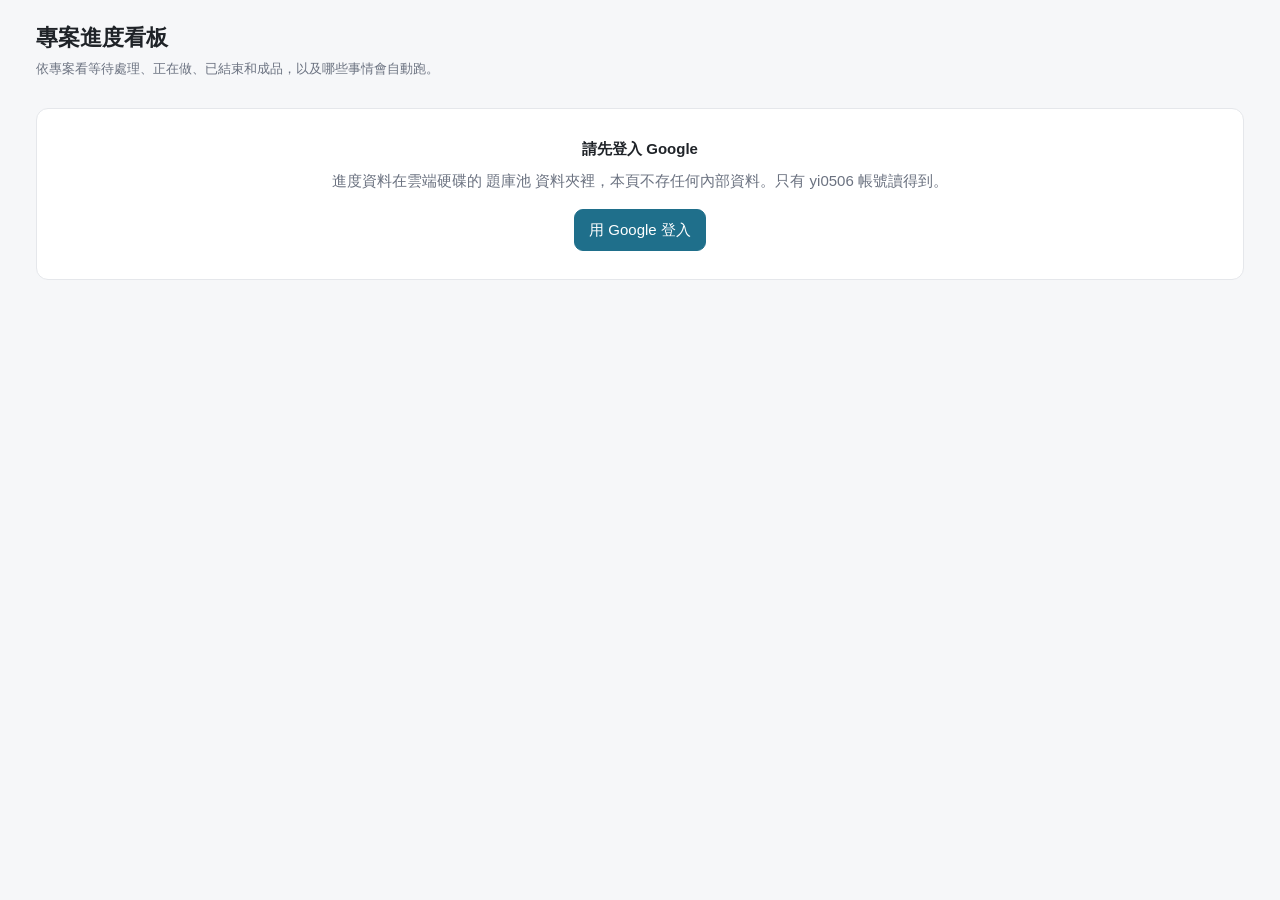
<file: progress/index.html>
<!DOCTYPE html>
<html lang="zh-Hant">
<head>
<meta charset="utf-8">
<meta name="viewport" content="width=device-width, initial-scale=1">
<meta name="robots" content="noindex, nofollow">
<title>專案進度看板</title>
<!-- 專案進度看板：本頁不含任何內部資料。登入 Google 後，從使用者雲端的 題庫池\05_工具\儀表板\進度資料.json 讀進度；
     沒有 題庫池 權限的帳號什麼都讀不到。 -->
<style>
  :root{--bg:#f6f7f9;--card:#fff;--ink:#1f2328;--mute:#6b7280;--line:#e5e7eb;--acc:#1f6f8b;--acc-soft:#e3f0f4;--acc-ink:#fff;
        --ok:#15803d;--ok-soft:#dcfce7;--wait:#b45309;--wait-soft:#fef3c7;--bad:#b91c1c;--bad-soft:#fee2e2;--run:#1d4ed8;--run-soft:#dbeafe}
  @media (prefers-color-scheme:dark){:root:not([data-theme=light]){--bg:#0f1115;--card:#171a21;--ink:#e6e8ec;--mute:#9aa3b2;--line:#2a2f3a;--acc:#6cb6d1;--acc-soft:#1b2d36;--acc-ink:#0f1a20;
        --ok:#7ccf98;--ok-soft:#1b2e22;--wait:#e6b268;--wait-soft:#3a2c14;--bad:#ef8b84;--bad-soft:#3a1f1d;--run:#93b4f5;--run-soft:#1c2740}}
  :root[data-theme=dark]{--bg:#0f1115;--card:#171a21;--ink:#e6e8ec;--mute:#9aa3b2;--line:#2a2f3a;--acc:#6cb6d1;--acc-soft:#1b2d36;--acc-ink:#0f1a20;
        --ok:#7ccf98;--ok-soft:#1b2e22;--wait:#e6b268;--wait-soft:#3a2c14;--bad:#ef8b84;--bad-soft:#3a1f1d;--run:#93b4f5;--run-soft:#1c2740}
  *{box-sizing:border-box}
  body{margin:0;background:var(--bg);color:var(--ink);font:15px/1.6 -apple-system,"Noto Sans TC","Microsoft JhengHei",sans-serif}
  .wrap{max-width:1240px;margin:0 auto;padding:20px 16px 48px}
  header{display:flex;justify-content:space-between;align-items:flex-start;gap:12px;flex-wrap:wrap}
  h1{margin:0;font-size:22px}
  .sub{color:var(--mute);font-size:13px;margin-top:4px}
  .who{font-size:13px;color:var(--mute);display:flex;gap:8px;align-items:center;flex-wrap:wrap}
  .btn{display:inline-flex;align-items:center;gap:6px;border:1px solid var(--line);background:var(--card);color:var(--ink);border-radius:9px;padding:8px 14px;font:inherit;font-weight:500;cursor:pointer;text-decoration:none}
  .btn.primary{background:var(--acc);color:var(--acc-ink);border-color:var(--acc)}
  .btn.sm{padding:4px 10px;font-size:13px}
  .btn:focus-visible,a:focus-visible,.seg button:focus-visible{outline:2px solid var(--acc);outline-offset:2px}
  .gate{margin-top:28px;background:var(--card);border:1px solid var(--line);border-radius:12px;padding:28px 20px;text-align:center}
  .gate p{color:var(--mute);margin:8px 0 16px}
  .notice{margin-top:12px;padding:10px 14px;border-radius:9px;background:var(--bad-soft);color:var(--bad);font-size:14px}
  .tiles{display:grid;grid-template-columns:repeat(4,minmax(0,1fr));gap:12px;margin:16px 0}
  .tile{background:var(--card);border:1px solid var(--line);border-radius:10px;padding:12px 14px;min-width:0;border-top:3px solid var(--c,var(--line))}
  .tile .k{color:var(--mute);font-size:12.5px}.tile .v{font-size:28px;font-weight:700;line-height:1.2;font-variant-numeric:tabular-nums}.tile .v small{font-size:13px;font-weight:400;color:var(--mute)}
  section.box{background:var(--card);border:1px solid var(--line);border-radius:12px;padding:14px 16px;margin:14px 0;min-width:0}
  h2{font-size:17px;margin:0 0 10px;display:flex;align-items:center;gap:8px;flex-wrap:wrap}
  h2 .pdesc{font-size:13px;font-weight:400;color:var(--mute)}
  .autos{display:grid;grid-template-columns:repeat(auto-fill,minmax(270px,1fr));gap:10px}
  .auto{border:1px solid var(--line);border-radius:10px;padding:10px 12px;min-width:0;border-left:4px solid var(--ok)}
  .auto.warn{border-left-color:var(--wait)}.auto.bad{border-left-color:var(--bad)}
  .auto .n{font-weight:600}
  .auto .when{font-size:13px;margin-top:2px}
  .auto .when b{color:var(--acc)}
  .auto .d{font-size:12.5px;color:var(--mute);margin-top:4px}
  .auto .warnline{font-size:12.5px;margin-top:4px;color:var(--wait)}.auto.bad .warnline{color:var(--bad)}
  .bar{display:flex;gap:10px;align-items:center;flex-wrap:wrap;margin:18px 0 4px}
  .seg{display:inline-flex;border:1px solid var(--line);border-radius:9px;overflow:hidden;background:var(--card)}
  .seg button{border:0;background:transparent;color:var(--mute);font:inherit;padding:6px 14px;cursor:pointer}
  .seg button.on{background:var(--acc);color:var(--acc-ink)}
  .cols{display:grid;grid-template-columns:repeat(4,minmax(0,1fr));gap:12px}
  .col{background:var(--bg);border-radius:10px;padding:8px;min-width:0}
  .col h3{margin:2px 4px 8px;font-size:13px;display:flex;align-items:center;gap:6px;color:var(--mute);font-weight:600}
  .col h3 .dot{width:8px;height:8px;border-radius:50%;background:var(--c)}
  .col h3 .cnt{margin-left:auto;font-variant-numeric:tabular-nums}
  .card{background:var(--card);border:1px solid var(--line);border-radius:9px;padding:8px 10px;margin-bottom:8px;min-width:0}
  .card.me{border-color:var(--bad);box-shadow:inset 3px 0 0 var(--bad)}
  .card .t{font-weight:500;overflow-wrap:anywhere;font-size:14px}
  .card .m{font-size:12.5px;color:var(--mute);overflow-wrap:anywhere;margin-top:2px}
  .card .tags{display:flex;gap:4px;flex-wrap:wrap;margin-top:5px;align-items:center}
  .tag{font-size:11.5px;border-radius:6px;padding:0 7px;background:var(--line);white-space:nowrap}
  .tag.me{background:var(--bad-soft);color:var(--bad);font-weight:600}
  .tag.auto{background:var(--acc-soft);color:var(--acc)}
  .tag.date{background:transparent;color:var(--mute);padding:0}
  .card a{color:var(--acc);font-size:12.5px}
  .prod{display:block;text-decoration:none;color:var(--ink)}
  .prod:hover{border-color:var(--acc)}
  .prod .m{color:var(--mute)}
  .empty{color:var(--mute);font-size:13px;padding:6px 4px}
  .more{border:0;background:none;color:var(--acc);font:inherit;font-size:12.5px;cursor:pointer;padding:2px 4px}
  .opts{display:flex;gap:6px;flex-wrap:wrap;margin-top:7px}
  .opt{border:1px solid var(--acc);background:var(--card);color:var(--acc);border-radius:7px;padding:3px 10px;font:inherit;font-size:12.5px;cursor:pointer}
  .opt:hover{background:var(--acc-soft)}.opt.done{border-color:var(--ok);color:var(--ok)}.opt.done:hover{background:var(--ok-soft)}
  .opt:disabled{opacity:.5;cursor:wait}
  .dec{margin-top:6px;font-size:12.5px;background:var(--ok-soft);color:var(--ok);border-radius:7px;padding:4px 8px}
  .dec button{border:0;background:none;color:var(--acc);font:inherit;font-size:12px;cursor:pointer;padding:0 0 0 6px;text-decoration:underline}
  .card.decided{border-color:var(--ok)}
  .toast{position:fixed;left:50%;bottom:20px;transform:translateX(-50%);background:var(--ink);color:var(--bg);padding:8px 16px;border-radius:9px;font-size:14px;z-index:9}
  footer{margin-top:24px;color:var(--mute);font-size:13px}
  @media (max-width:980px){.cols{grid-template-columns:repeat(2,minmax(0,1fr))}}
  @media (max-width:600px){h1{font-size:19px}.tiles{grid-template-columns:repeat(2,minmax(0,1fr))}.tile .v{font-size:24px}.cols{grid-template-columns:1fr}}
</style>
</head>
<body>
<div class="wrap">
  <header>
    <div>
      <h1>專案進度看板</h1>
      <div class="sub" id="sub">依專案看等待處理、正在做、已結束和成品，以及哪些事情會自動跑。</div>
    </div>
    <div class="who" id="who"></div>
  </header>

  <div class="gate" id="gate">
    <strong>請先登入 Google</strong>
    <p>進度資料在雲端硬碟的 題庫池 資料夾裡，本頁不存任何內部資料。只有 yi0506 帳號讀得到。</p>
    <button class="btn primary" id="loginBtn">用 Google 登入</button>
    <div class="notice" id="gateMsg" hidden></div>
  </div>

  <div id="app" hidden>
    <div class="tiles" id="tiles"></div>
    <section class="box">
      <h2>⚙ 自動化 <span class="pdesc">下次執行時間都是台灣時間</span></h2>
      <div class="autos" id="autos"></div>
    </section>
    <div class="bar">
      <div class="seg" role="group" aria-label="篩選">
        <button data-f="all" class="on">全部</button><button data-f="me">只看等我處理</button>
      </div>
      <button class="btn sm" id="reload">重新整理</button>
    </div>
    <div id="projects"></div>
    <footer id="foot"></footer>
  </div>
</div>

<script src="../app/config.js"></script>
<script>
'use strict';
(() => {
  const POOL = '1XTMgbxorvN3RlfKxak-9T0yR2fD53ztS';     // claude共用資料夾\題庫池（ID 本身不含內容）
  const DATA_PATH = ['05_工具', '儀表板', '_僅yi0506', '進度資料.json'];
  const OWNER = 'yi0506@gmail.com';                       // 只有這個帳號能看（雲端資料夾也只有它有權限）
  const API = 'https://www.googleapis.com';
  const SCOPE = 'https://www.googleapis.com/auth/drive https://www.googleapis.com/auth/userinfo.email';
  const CID = (window.CONFIG || {}).clientId;
  const DONE_DAYS = 30;
  const $ = id => document.getElementById(id);
  const esc = s => String(s ?? '').replace(/[&<>"]/g, c => ({ '&': '&amp;', '<': '&lt;', '>': '&gt;', '"': '&quot;' }[c]));

  // ---------- Google 登入 ----------
  let token = null, exp = 0, user = '', tokenClient = null;
  try { const t = JSON.parse(localStorage.getItem('ctoken') || 'null'); if (t && t.exp > Date.now() + 60000) { token = t.token; exp = t.exp; user = t.user || ''; } } catch { }
  const hint = () => user || (() => { try { return localStorage.getItem('chint') || ''; } catch { return ''; } })();

  function loadGis() {
    if (window.google && google.accounts) return Promise.resolve();
    return new Promise((res, rej) => { const s = document.createElement('script'); s.src = 'https://accounts.google.com/gsi/client'; s.onload = res; s.onerror = () => rej(new Error('無法載入 Google 登入元件，請確認網路')); document.head.appendChild(s); });
  }
  async function login() {
    if (!CID) throw new Error('沒有設定 Google 用戶端 ID（app/config.js）');
    await loadGis();
    if (!tokenClient) tokenClient = google.accounts.oauth2.initTokenClient({ client_id: CID, scope: SCOPE, callback: () => { } });
    await new Promise((res, rej) => {
      tokenClient.callback = r => {
        if (r.error) return rej(new Error(r.error_description || r.error));
        token = r.access_token; exp = Date.now() + (Number(r.expires_in) - 60) * 1000; res();
      };
      tokenClient.error_callback = e => rej(new Error(e.message || e.type || '登入取消'));
      const h = hint();
      tokenClient.requestAccessToken(Object.assign({ prompt: '' }, h ? { hint: h } : {}));
    });
    try { const r = await fetch(API + '/oauth2/v3/userinfo', { headers: { Authorization: 'Bearer ' + token } }); if (r.ok) user = ((await r.json()).email || '').toLowerCase(); } catch { }
    try { localStorage.setItem('ctoken', JSON.stringify({ token, exp, user })); localStorage.setItem('chint', user); } catch { }
  }
  function logout() { token = null; exp = 0; try { localStorage.removeItem('ctoken'); } catch { } location.reload(); }

  async function req(url, opt = {}, retry = 0) {
    if (!token || Date.now() > exp) await login();
    opt.headers = Object.assign({ Authorization: 'Bearer ' + token }, opt.headers || {});
    const r = await fetch(url, opt);
    if (r.status === 401 && retry < 1) { token = null; await login(); return req(url, opt, retry + 1); }
    if ((r.status === 429 || r.status >= 500) && retry < 4) { await new Promise(s => setTimeout(s, 600 * 2 ** retry)); return req(url, opt, retry + 1); }
    if (!r.ok) { const e = new Error(`Drive ${r.status}：${(await r.text()).slice(0, 160)}`); e.status = r.status; throw e; }
    return r;
  }
  async function children(folderId, extra = '') {
    const out = []; let pt = '';
    do {
      const q = `'${folderId}' in parents and trashed=false${extra}`;
      const u = `${API}/drive/v3/files?q=${encodeURIComponent(q)}&fields=${encodeURIComponent('nextPageToken,files(id,name,mimeType,modifiedTime,createdTime,size,description,webViewLink)')}&orderBy=${encodeURIComponent('createdTime desc')}&pageSize=200&supportsAllDrives=true&includeItemsFromAllDrives=true${pt ? '&pageToken=' + pt : ''}`;
      const d = await (await req(u)).json();
      out.push(...(d.files || [])); pt = d.nextPageToken || '';
    } while (pt);
    return out;
  }
  async function findPath(rootId, names) {
    let id = rootId, f = null;
    for (const name of names) {
      const q = ` and name='${name.replace(/'/g, "\\'")}'`;
      [f] = await children(id, q);
      if (!f) return null;
      id = f.id;
    }
    return f;
  }

  async function start() {
    $('gateMsg').hidden = true;
    try {
      await req(`${API}/drive/v3/files/${POOL}?fields=id,name&supportsAllDrives=true`);
    } catch (e) {
      const no = e.status === 404 || e.status === 403;
      $('gateMsg').textContent = no ? `這個帳號（${user || '未知'}）沒有 題庫池 的權限。請換成 yi0506 登入。` : '登入失敗：' + e.message;
      $('gateMsg').hidden = false;
      $('who').innerHTML = user ? `${esc(user)} <button class="btn sm" id="out">換帳號</button>` : '';
      const o = $('out'); if (o) o.onclick = logout;
      return;
    }
    if (user !== OWNER) {
      $('gateMsg').textContent = `這一頁只有 ${OWNER} 能看，目前登入的是 ${user || '未知帳號'}。`;
      $('gateMsg').hidden = false;
      $('who').innerHTML = `${esc(user)} <button class="btn sm" id="out">換帳號</button>`;
      $('out').onclick = logout;
      return;
    }
    $('gate').hidden = true; $('app').hidden = false;
    $('who').innerHTML = `${esc(user)} <button class="btn sm" id="out">登出</button>`;
    $('out').onclick = logout;
    load();
  }
  $('loginBtn').onclick = async () => { try { await login(); await start(); } catch (e) { $('gateMsg').textContent = '登入失敗：' + e.message; $('gateMsg').hidden = false; } };
  if (token) start();

  // ---------- 台灣時間 ----------
  const TZ = 8 * 3600e3, WD = '日一二三四五六';
  const tw = d => new Date(d.getTime() + TZ);           // 用 UTC 欄位讀台灣時間
  const pad = v => String(v).padStart(2, '0');
  function fmtTW(d, withDay = true) { const t = tw(d); return `${t.getUTCMonth() + 1}/${t.getUTCDate()}${withDay ? `（${WD[t.getUTCDay()]}）` : ''} ${pad(t.getUTCHours())}:${pad(t.getUTCMinutes())}`; }
  function rel(d) {
    const m = Math.round((d - Date.now()) / 60000);
    if (m < 0) return '已過';
    if (m < 60) return `還有 ${m} 分鐘`;
    const h = Math.round(m / 60); if (h < 24) return `還有 ${h} 小時`;
    return `還有 ${Math.round(h / 24)} 天`;
  }
  function nextRun(s) {
    const now = new Date();
    if (s.type === 'hourly') { const d = new Date(now); d.setUTCMinutes(s.mm || 0, 0, 0); if (d <= now) d.setUTCHours(d.getUTCHours() + 1); return d; }
    if (s.type === 'daily' || s.type === 'weekly') {
      const t = tw(now);
      let d = new Date(Date.UTC(t.getUTCFullYear(), t.getUTCMonth(), t.getUTCDate(), s.hh, s.mm) - TZ);
      if (s.type === 'weekly') { const add = (s.dow - t.getUTCDay() + 7) % 7; d = new Date(d.getTime() + add * 864e5); if (d <= now) d = new Date(d.getTime() + 7 * 864e5); }
      else if (d <= now) d = new Date(d.getTime() + 864e5);
      return d;
    }
    if (s.type === 'once') return new Date(s.at);
    return null;
  }
  function whenText(s) {
    if (s.type === 'event') return `觸發：${esc(s.text)}`;
    const d = nextRun(s);
    const every = s.type === 'hourly' ? '每小時' : s.type === 'daily' ? `每天 ${pad(s.hh)}:${pad(s.mm)}` : s.type === 'weekly' ? `每週${WD[s.dow]} ${pad(s.hh)}:${pad(s.mm)}` : '一次';
    if (!d) return every;
    if (s.type === 'once' && d < new Date()) return `${every}・${fmtTW(d)}（已過）`;
    return `${every}・下次 <b>${s.type === 'hourly' ? fmtTW(d, false).split(' ')[1] : fmtTW(d)}</b>，${rel(d)}`;
  }

  // ---------- 讀資料 ----------
  let DATA = null, FILE = null, filter = 'all';
  const openMore = new Set();
  async function findFile() {
    let id = POOL, f = null;
    for (const name of DATA_PATH) {
      const q = `'${id}' in parents and trashed=false and name='${name.replace(/'/g, "\\'")}'`;
      const u = `${API}/drive/v3/files?q=${encodeURIComponent(q)}&fields=files(id,name,modifiedTime)&orderBy=modifiedTime%20desc&pageSize=5&supportsAllDrives=true&includeItemsFromAllDrives=true`;
      [f] = (await (await req(u)).json()).files || [];
      if (!f) return null;
      id = f.id;
    }
    return f;
  }
  async function load() {
    $('projects').innerHTML = '<section class="box"><div class="empty">載入中…</div></section>';
    try {
      const f = await findFile();
      if (!f) throw new Error('找不到 進度資料.json');
      FILE = f.id;
      DATA = await (await req(`${API}/drive/v3/files/${f.id}?alt=media&supportsAllDrives=true`)).json();
      render();
    } catch (e) { $('projects').innerHTML = `<section class="box"><div class="empty">讀不到進度資料：${esc(e.message)}</div></section>`; }
  }
  $('reload').onclick = load;
  document.querySelectorAll('.seg button').forEach(b => b.onclick = () => {
    filter = b.dataset.f; document.querySelectorAll('.seg button').forEach(x => x.classList.toggle('on', x === b)); render();
  });

  // ---------- 畫面 ----------
  const daysAgo = s => (Date.now() - new Date(s + 'T23:59:59+08:00')) / 864e5;
  const md = s => { if (!s) return ''; const [, m, d] = s.split('-'); return `${+m}/${+d}`; };
  function render() {
    const D = DATA, autos = D.automations || [], A = Object.fromEntries(autos.map(a => [a.id, a]));
    const all = (D.projects || []).flatMap(p => p.items || []);
    const isMe = i => i.status === 'wait' && i.who === 'eason' && !i.decision;
    const meN = all.filter(isMe).length;
    const doingN = all.filter(i => i.status === 'doing').length;
    const doneN = all.filter(i => i.status === 'done' && daysAgo(i.date) <= DONE_DAYS).length;
    const warnN = autos.filter(a => a.status !== 'ok').length;
    $('tiles').innerHTML = [
      ['等你處理', meN, '項', 'var(--bad)'], ['正在做', doingN, '項', 'var(--run)'],
      [`${DONE_DAYS} 天內完成`, doneN, '項', 'var(--ok)'], ['自動化', autos.length, warnN ? `項・${warnN} 項要注意` : '項，全部正常', warnN ? 'var(--wait)' : 'var(--acc)']
    ].map(([k, v, u, c]) => `<div class="tile" style="--c:${c}"><div class="k">${k}</div><div class="v">${v} <small>${u}</small></div></div>`).join('');

    const order = { bad: 0, warn: 1, ok: 2 };
    $('autos').innerHTML = autos.slice().sort((a, b) => order[a.status] - order[b.status]).map(a => `<div class="auto ${esc(a.status)}">
      <div class="n">${esc(a.name)}</div><div class="when">${whenText(a.schedule || {})}</div>
      ${a.note ? `<div class="warnline">⚠ ${esc(a.note)}</div>` : ''}<div class="d">${esc(a.desc || '')}${a.last ? `　上次：${md(a.last)}` : ''}</div></div>`).join('');

    const card = i => {
      const me = isMe(i), au = i.auto && A[i.auto];
      const dec = i.decision ? `<div class="dec">✔ 你選了「${esc(i.decision.label)}」（${md((i.decision.at || '').slice(0, 10))}）${i.status === 'wait' ? '，等 Claude 照這個做' : ''}${i.status === 'wait' ? `<button data-undo="${esc(i.id)}">改選</button>` : ''}</div>` : '';
      const ops = i.status === 'wait' && !i.decision && (i.options || []).length ? `<div class="opts">${i.options.map((o, k) => `<button class="opt${o.done ? ' done' : ''}" data-id="${esc(i.id)}" data-k="${k}">${esc(o.label)}</button>`).join('')}</div>` : '';
      return `<div class="card${me ? ' me' : ''}${i.decision && i.status === 'wait' ? ' decided' : ''}"><div class="t">${esc(i.title)}</div>${i.note ? `<div class="m">${esc(i.note)}</div>` : ''}
        <div class="tags">${me ? '<span class="tag me">等你處理</span>' : ''}${au ? `<span class="tag auto" title="${esc(au.name)}">⚙ 自動</span>` : ''}
        ${i.date ? `<span class="tag date">${md(i.date)}</span>` : ''}${i.link ? `<a href="${esc(i.link)}" target="_blank" rel="noopener">開啟 ↗</a>` : ''}</div>${dec}${ops}</div>`;
    };
    const col = (title, c, list, extra = '') => `<div class="col"><h3><span class="dot" style="--c:${c}"></span>${title}<span class="cnt">${list.length}</span></h3>
      ${list.length ? list.join('') : '<div class="empty">沒有</div>'}${extra}</div>`;

    const html = (D.projects || []).map(p => {
      const items = p.items || [];
      let wait = items.filter(i => i.status === 'wait'), doing = items.filter(i => i.status === 'doing');
      const doneAll = items.filter(i => i.status === 'done').sort((a, b) => (b.date || '').localeCompare(a.date || ''));
      if (filter === 'me') { wait = wait.filter(isMe); if (!wait.length) return ''; }
      wait.sort((a, b) => isMe(b) - isMe(a) || (a.date || '').localeCompare(b.date || ''));
      const recent = doneAll.filter(i => daysAgo(i.date) <= DONE_DAYS), old = doneAll.length - recent.length;
      const shown = openMore.has(p.id) ? doneAll : recent;
      const more = old ? `<button class="more" data-p="${esc(p.id)}">${openMore.has(p.id) ? '收起較早的' : `另有 ${old} 項較早完成`}</button>` : '';
      const prods = (p.products || []).map(x => `<a class="card prod" href="${esc(x.url)}" target="_blank" rel="noopener"><div class="t">${esc(x.name)} ↗</div><div class="m">${esc(x.kind || '')}</div></a>`);
      const meCnt = wait.filter(isMe).length;
      const cols = filter === 'me' ? `<div class="cols" style="grid-template-columns:1fr">${col('等待處理', 'var(--wait)', wait.map(card))}</div>`
        : `<div class="cols">${col('等待處理', 'var(--wait)', wait.map(card))}${col('正在做', 'var(--run)', doing.map(card))}${col('已結束', 'var(--ok)', shown.map(card), more)}${col('成品區', 'var(--acc)', prods)}</div>`;
      return `<section class="box"><h2>${esc(p.icon || '')} ${esc(p.name)} ${meCnt ? `<span class="tag me">等你 ${meCnt}</span>` : ''}<span class="pdesc">${esc(p.desc || '')}</span></h2>${cols}</section>`;
    }).join('');
    $('projects').innerHTML = html || '<section class="box"><div class="empty">目前沒有等你處理的事。</div></section>';
    document.querySelectorAll('.more').forEach(b => b.onclick = () => { const k = b.dataset.p; openMore.has(k) ? openMore.delete(k) : openMore.add(k); render(); });
    document.querySelectorAll('.opt').forEach(b => b.onclick = () => decide(b.dataset.id, +b.dataset.k, b));
    document.querySelectorAll('[data-undo]').forEach(b => b.onclick = () => decide(b.dataset.undo, -1, b));
    $('sub').textContent = `資料更新：${D.updated ? fmtTW(new Date(D.updated)) : '未知'}${D.updated_by ? '・' + D.updated_by : ''}`;
    $('foot').textContent = '每週一 08:40 排程會自動更新這一頁；各 Claude 討論串做完事也會更新。按選擇鈕會直接存回雲端；要加項目或改內容，到討論串說一聲。';
  }
  // ---------- 選擇鈕：重讀最新資料 → 套用 → 寫回雲端 ----------
  function toast(msg) { const t = document.createElement('div'); t.className = 'toast'; t.textContent = msg; document.body.appendChild(t); setTimeout(() => t.remove(), 3500); }
  async function decide(id, k, btn) {
    document.querySelectorAll('.opt,[data-undo]').forEach(b => b.disabled = true);
    try {
      const f = await findFile(); FILE = f.id;
      const D = await (await req(`${API}/drive/v3/files/${FILE}?alt=media&supportsAllDrives=true`)).json();
      const it = (D.projects || []).flatMap(p => p.items || []).find(i => i.id === id);
      if (!it) throw new Error('找不到這個項目，可能剛被更新過，請重新整理');
      const now = new Date(Date.now() + TZ).toISOString().slice(0, 19) + '+08:00';
      let msg;
      if (k < 0) { delete it.decision; msg = '已取消選擇'; }
      else {
        const o = (it.options || [])[k]; if (!o) throw new Error('選項不存在');
        it.decision = { choice: k, label: o.label, at: now, by: user };
        if (o.done) { it.status = 'done'; it.date = now.slice(0, 10); msg = `已記錄「${o.label}」，移到已結束`; }
        else msg = `已記錄「${o.label}」，Claude 下週一（或你在討論串說一聲時）照做`;
      }
      D.updated = now; D.updated_by = '看板選擇鈕（' + user + '）';
      await req(`${API}/upload/drive/v3/files/${FILE}?uploadType=media&supportsAllDrives=true`, { method: 'PATCH', headers: { 'Content-Type': 'application/json; charset=UTF-8' }, body: JSON.stringify(D, null, 1) });
      DATA = D; render(); toast(msg);
    } catch (e) { toast('沒存成功：' + e.message); render(); }
  }
  setInterval(() => { if (DATA) render(); }, 60000);
})();
</script>
</body>
</html>
</file>
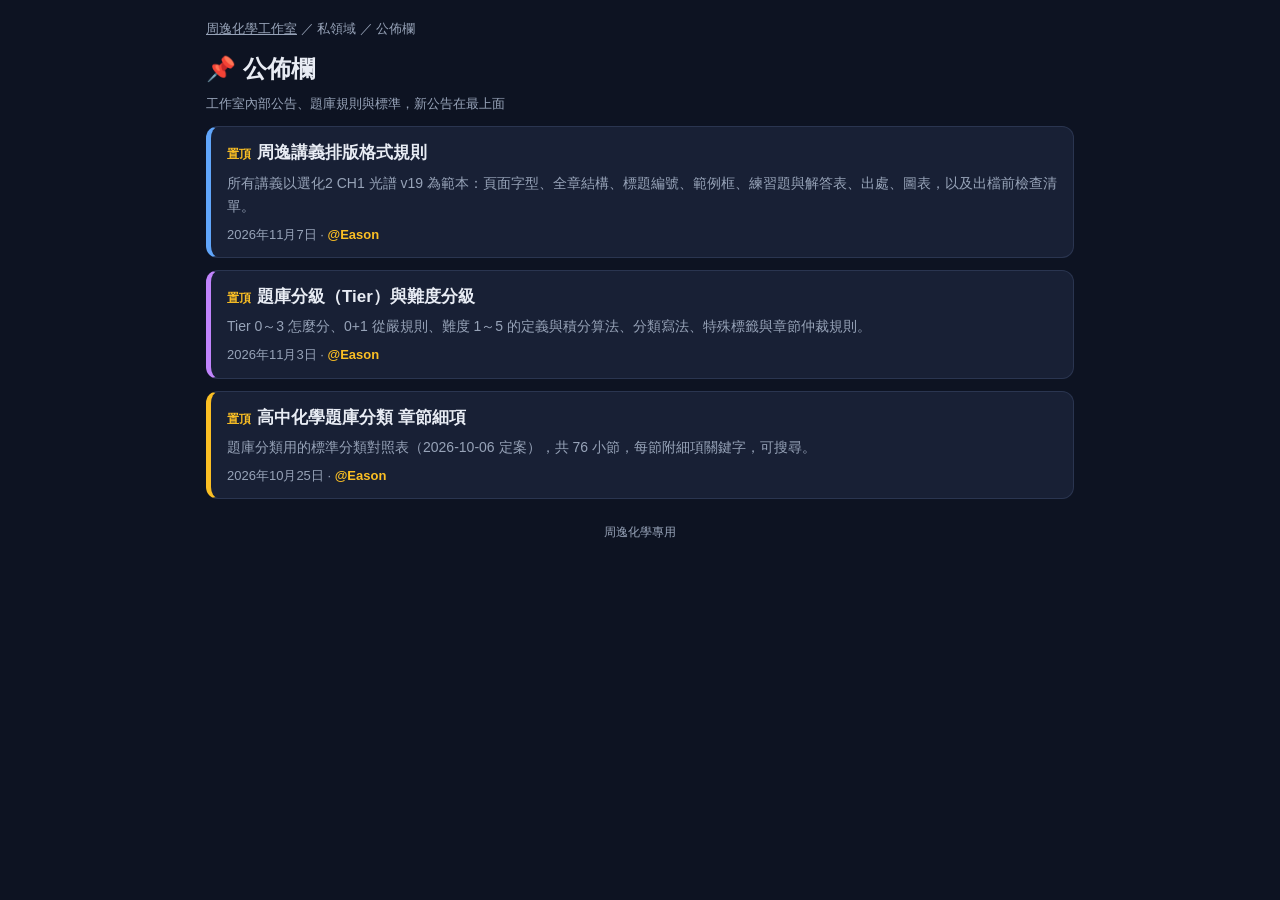
<file: hub/board/index.html>
<!DOCTYPE html>
<html lang="zh-Hant">
<head>
<meta charset="utf-8">
<meta name="viewport" content="width=device-width, initial-scale=1">
<meta name="robots" content="noindex, nofollow">
<title>工作室公佈欄</title>
<link rel="stylesheet" href="board.css">
<style>
  .post{display:block;text-decoration:none;color:var(--ink);background:var(--card);border:1px solid var(--line);border-left:5px solid var(--c);border-radius:12px;padding:12px 16px;margin:12px 0}
  .post:hover{border-color:var(--c)}
  .post b{font-size:17px;display:block}
  .post .d{display:block;margin-top:4px}
  .post .meta{margin-top:6px}
  .pin{font-size:12px;color:#fbbf24;font-weight:700;margin-right:6px}
</style>
</head>
<body>
<div class="wrap">
  <div class="crumb"><a href="../">周逸化學工作室</a> ／ 私領域 ／ 公佈欄</div>
  <h1>📌 公佈欄</h1>
  <div class="meta">工作室內部公告、題庫規則與標準，新公告在最上面</div>
  <div id="posts"></div>
  <footer>周逸化學專用</footer>
</div>
<script>
/* ===== 公告表：新增公告就在最上面加一筆，並在本資料夾放一個 .html ===== */
const POSTS = [
  {title:"周逸講義排版格式規則", date:"2026-11-07", author:"Eason", url:"layout.html", color:"#60a5fa", pin:true,
   desc:"所有講義以選化2 CH1 光譜 v19 為範本：頁面字型、全章結構、標題編號、範例框、練習題與解答表、出處、圖表，以及出檔前檢查清單。"},
  {title:"題庫分級（Tier）與難度分級", date:"2026-11-03", author:"Eason", url:"grading.html", color:"#c084fc", pin:true,
   desc:"Tier 0～3 怎麼分、0+1 從嚴規則、難度 1～5 的定義與積分算法、分類寫法、特殊標籤與章節仲裁規則。"},
  {title:"高中化學題庫分類 章節細項", date:"2026-10-25", author:"Eason", url:"chapters.html", color:"#fbbf24", pin:true,
   desc:"題庫分類用的標準分類對照表（2026-10-06 定案），共 76 小節，每節附細項關鍵字，可搜尋。"},
];
/* ============================================================ */
const fmt=d=>{const [y,m,dd]=d.split("-");return `${y}年${+m}月${+dd}日`};
document.getElementById("posts").innerHTML=POSTS.map(p=>`<a class="post" href="${p.url}" style="--c:${p.color||"#60a5fa"}">
  <b>${p.pin?'<span class="pin">置頂</span>':''}${p.title}</b><span class="d">${p.desc}</span>
  <div class="meta">${fmt(p.date)} · <span class="at">@${p.author}</span></div></a>`).join("");
</script>
</body>
</html>
</file>
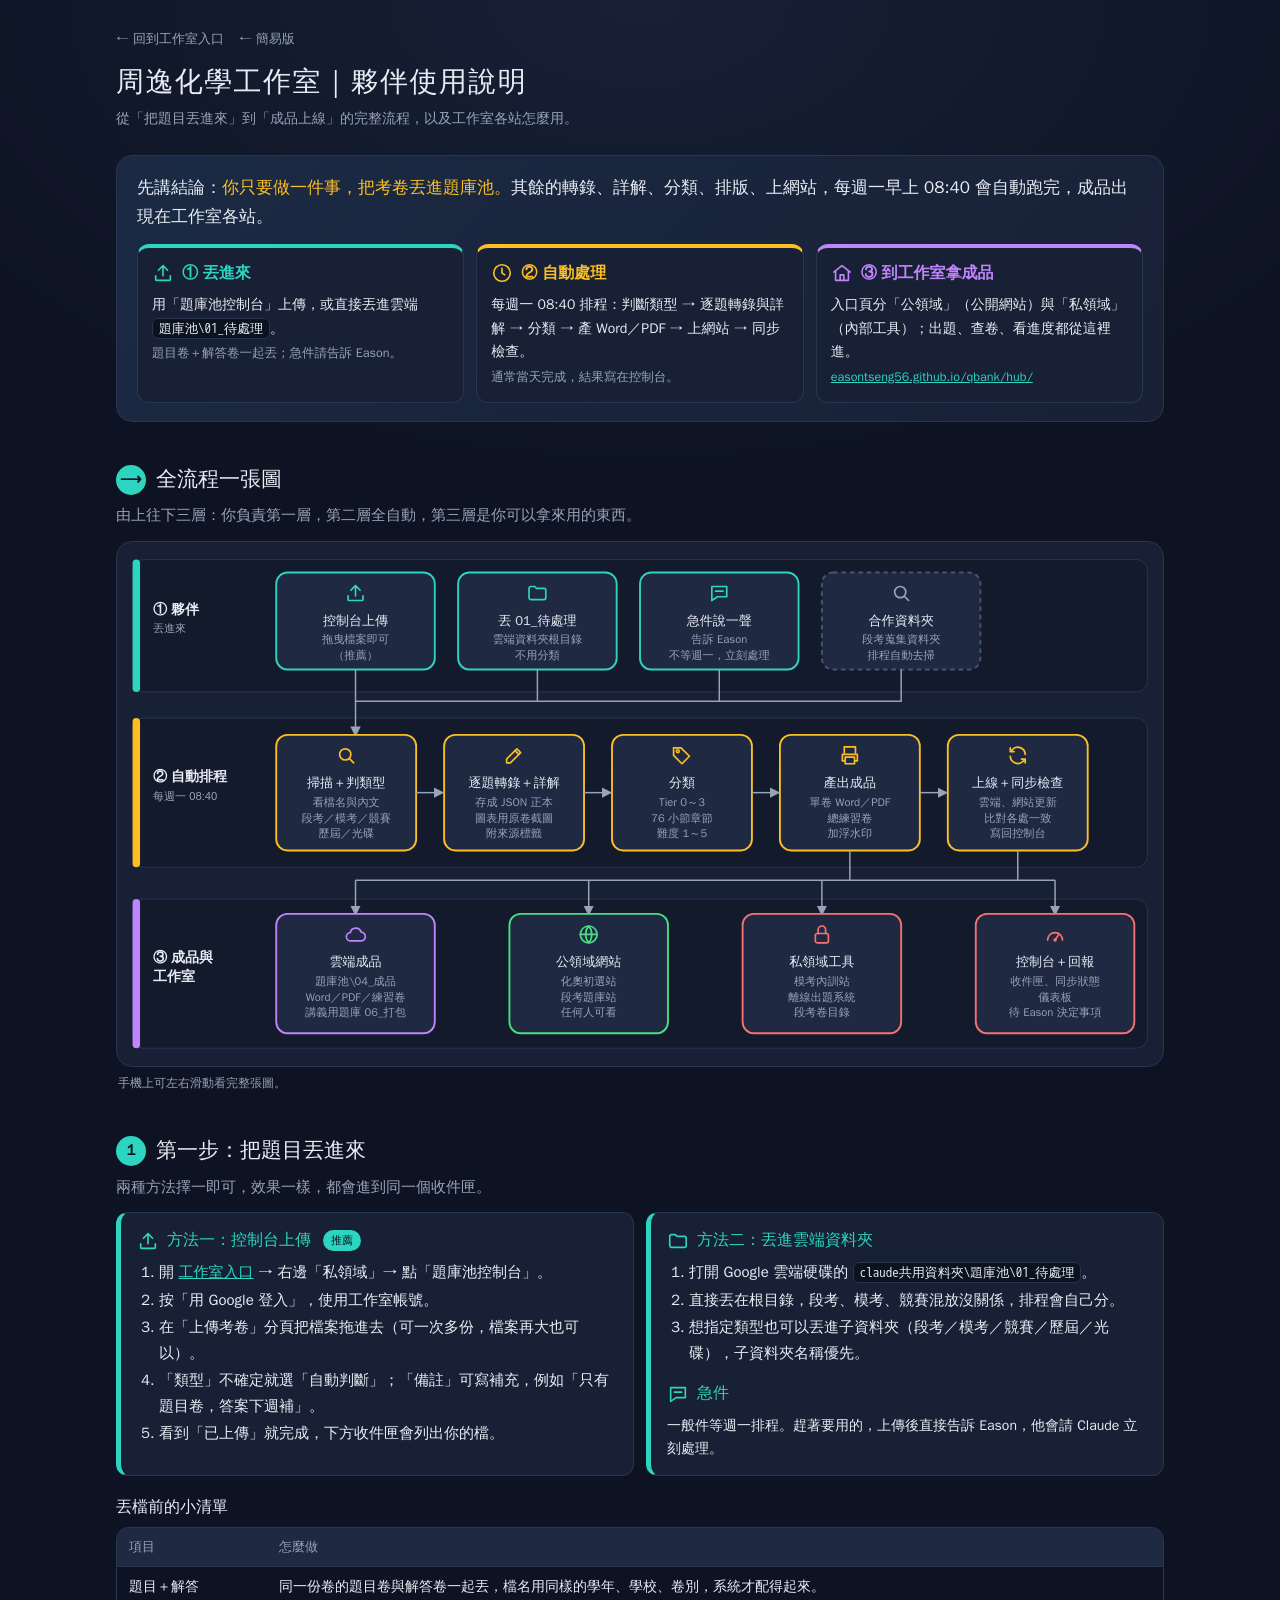
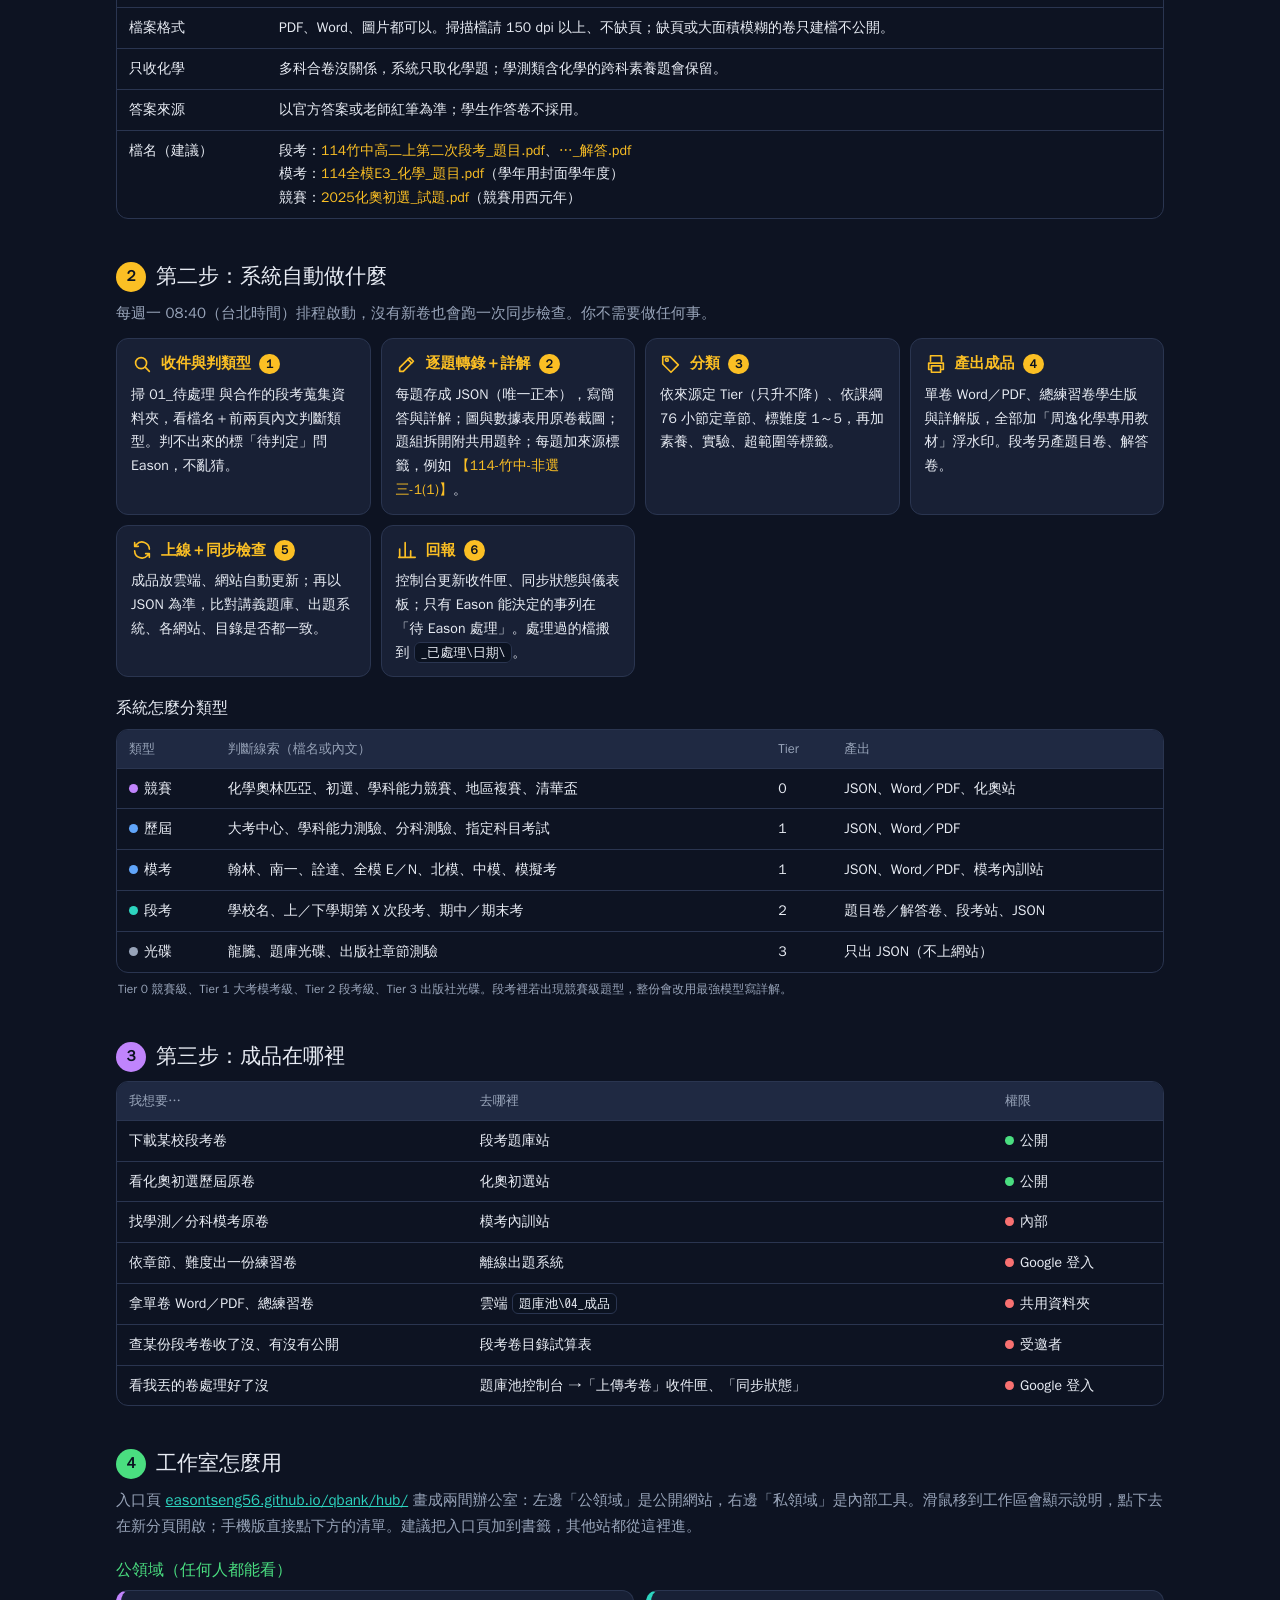
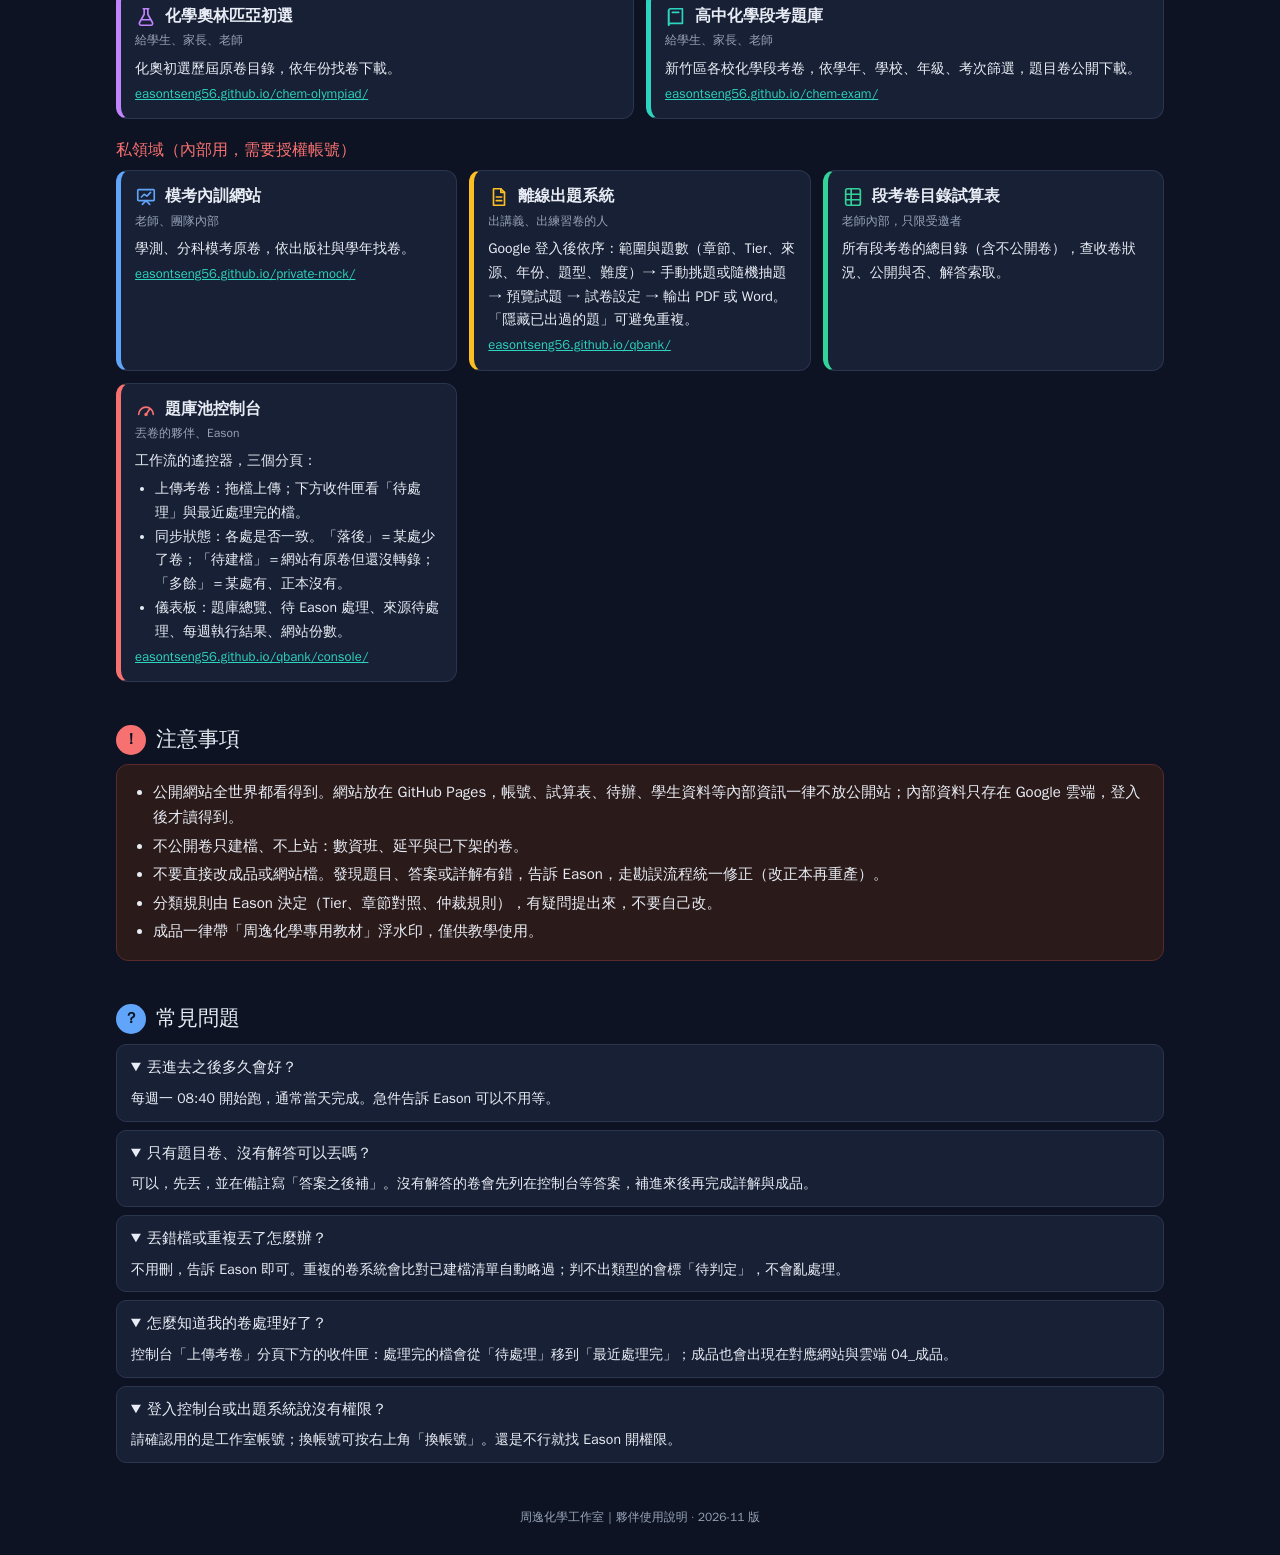
<file: guide/full.html>
<!DOCTYPE html>
<html lang="zh-Hant">
<head>
<meta charset="utf-8">
<meta name="viewport" content="width=device-width, initial-scale=1">
<meta name="robots" content="noindex, nofollow">
<title>工作室使用說明</title>
<style>
  :root{--bg:#0d1322;--ink:#e8ecf4;--mute:#97a3b8;--card:#182035;--card2:#1f2942;--line:#2a3550;
    --teal:#2dd4bf;--amber:#fbbf24;--violet:#c084fc;--green:#4ade80;--red:#f87171;--blue:#60a5fa;--mint:#34d399;--chip:#0b1220}
  *{box-sizing:border-box}
  html{background:#0d1322}
  body{margin:0;background:radial-gradient(1200px 700px at 50% 0%,#172036 0%,var(--bg) 70%);background-color:var(--bg);color:var(--ink);
    font:15px/1.7 -apple-system,"Noto Sans TC","Microsoft JhengHei","PingFang TC","WenQuanYi Zen Hei",sans-serif}
  a{color:var(--teal)}
  .wrap{max-width:1080px;margin:0 auto;padding:0 16px}
  header{padding:26px 0 6px}
  .back{font-size:13px;color:var(--mute);text-decoration:none}
  .back:hover{color:var(--ink)}
  h1{margin:6px 0 2px;font-size:28px;letter-spacing:.05em}
  .sub{color:var(--mute);font-size:14px}
  h2{font-size:21px;margin:40px 0 6px;display:flex;align-items:center;gap:10px}
  h2 .n{display:inline-grid;place-items:center;width:30px;height:30px;border-radius:50%;background:var(--c,var(--teal));color:var(--chip);font-size:15px;font-weight:800;flex:none}
  h3{font-size:16px;margin:18px 0 6px}
  .lead{color:var(--mute);margin:0 0 12px}
  svg.i{width:22px;height:22px;flex:none;stroke:currentColor;fill:none;stroke-width:1.8;stroke-linecap:round;stroke-linejoin:round}
  /* 結論 */
  .tldr{margin:18px 0 0;background:linear-gradient(135deg,#1b2a44,#182035);border:1px solid var(--line);border-radius:16px;padding:18px 20px}
  .tldr p{margin:0 0 12px;font-size:17px}
  .tldr b{color:var(--amber)}
  .three{display:grid;grid-template-columns:repeat(3,1fr);gap:12px}
  @media (max-width:760px){.three{grid-template-columns:1fr}}
  .step{background:var(--card);border:1px solid var(--line);border-top:4px solid var(--c);border-radius:12px;padding:12px 14px;position:relative}
  .step .h{display:flex;align-items:center;gap:8px;font-weight:800;color:var(--c);font-size:16px}
  .step p{margin:6px 0 0;font-size:14px;color:var(--ink)}
  .step small{color:var(--mute)}
  /* 流程圖 */
  .flow{background:var(--card);border:1px solid var(--line);border-radius:16px;padding:10px;overflow-x:auto}
  .flow svg{display:block;width:100%;min-width:880px;height:auto}
  .hint{color:var(--mute);font-size:12px;margin:6px 2px 0}
  /* 卡片與表格 */
  .grid2{display:grid;grid-template-columns:1fr 1fr;gap:12px}
  @media (max-width:760px){.grid2{grid-template-columns:1fr}}
  .card{background:var(--card);border:1px solid var(--line);border-radius:12px;padding:14px 16px}
  .card.hi{border-left:5px solid var(--c)}
  .card h3{margin:0 0 6px;display:flex;align-items:center;gap:8px;color:var(--c,var(--ink))}
  .card ol,.card ul{margin:4px 0 0;padding-left:22px}
  .card li{margin:2px 0}
  .badge{display:inline-block;font-size:11px;font-weight:700;padding:1px 8px;border-radius:999px;background:var(--c);color:var(--chip);vertical-align:2px;margin-left:4px}
  .tbl{overflow-x:auto;border:1px solid var(--line);border-radius:12px}
  table{border-collapse:collapse;width:100%;font-size:14px;min-width:560px}
  th,td{text-align:left;padding:8px 12px;border-bottom:1px solid var(--line);vertical-align:top}
  th{background:var(--card2);color:var(--mute);font-weight:600;font-size:13px}
  tr:last-child td{border-bottom:none}
  td .dot{display:inline-block;width:9px;height:9px;border-radius:50%;background:var(--c);margin-right:6px}
  code,.path{font-family:ui-monospace,Consolas,"WenQuanYi Zen Hei Mono",monospace;font-size:13px;background:#0b1220;border:1px solid var(--line);border-radius:6px;padding:1px 6px;white-space:nowrap}
  .ex{color:var(--amber);font-weight:700}
  .procs{display:grid;grid-template-columns:repeat(auto-fit,minmax(230px,1fr));gap:10px}
  .proc{background:var(--card);border:1px solid var(--line);border-radius:12px;padding:12px 14px}
  .proc .t{display:flex;align-items:center;gap:8px;font-weight:800;color:var(--amber)}
  .proc .t span{font-size:12px;color:var(--chip);background:var(--amber);border-radius:999px;padding:0 7px}
  .proc p{margin:6px 0 0;font-size:14px}
  .stations{display:grid;grid-template-columns:repeat(auto-fit,minmax(300px,1fr));gap:12px}
  .st{background:var(--card);border:1px solid var(--line);border-left:5px solid var(--c);border-radius:12px;padding:12px 14px}
  .st .t{display:flex;align-items:center;gap:8px;font-weight:800;font-size:16px}
  .st .t svg{color:var(--c)}
  .st .who{font-size:12px;color:var(--mute)}
  .st p{margin:6px 0 0;font-size:14px}
  .st a{word-break:break-all;font-size:13px}
  .warn{background:#2a1a1a;border:1px solid #5b2a2a;border-radius:12px;padding:12px 16px}
  .warn li{margin:3px 0}
  .faq details{background:var(--card);border:1px solid var(--line);border-radius:10px;padding:10px 14px;margin:8px 0}
  .faq summary{cursor:pointer;font-weight:700}
  .faq p{margin:6px 0 0;color:var(--ink);font-size:14px}
  .internal{border:1px dashed var(--amber);border-radius:12px;padding:12px 16px;background:#251f10}
  footer{color:var(--mute);font-size:12px;text-align:center;padding:36px 0 28px}
  /* 列印／PDF：維持深色背景，避免分頁切到卡片 */
  @media print{body{-webkit-print-color-adjust:exact;print-color-adjust:exact}
    .card,.step,.proc,.st,details,.tbl,.flow,.warn,.internal{break-inside:avoid}
    h2{break-after:avoid}
    .flow{overflow:visible}.flow svg{min-width:0}
    .faq details>*{display:block}}
</style>
</head>
<body>
<svg width="0" height="0" style="position:absolute" aria-hidden="true">
  <defs>
    <symbol id="i-up" viewBox="0 0 24 24"><path d="M12 15V4M7 9l5-5 5 5M4 15v4a1 1 0 0 0 1 1h14a1 1 0 0 0 1-1v-4"/></symbol>
    <symbol id="i-folder" viewBox="0 0 24 24"><path d="M3 7a2 2 0 0 1 2-2h4l2 2h8a2 2 0 0 1 2 2v8a2 2 0 0 1-2 2H5a2 2 0 0 1-2-2z"/></symbol>
    <symbol id="i-chat" viewBox="0 0 24 24"><path d="M4 5h16v11H10l-6 4z"/><path d="M8 10h8"/></symbol>
    <symbol id="i-scan" viewBox="0 0 24 24"><circle cx="11" cy="11" r="6"/><path d="M20 20l-4.5-4.5"/></symbol>
    <symbol id="i-pen" viewBox="0 0 24 24"><path d="M4 20h4L19 9l-4-4L4 16z"/><path d="M13 7l4 4"/></symbol>
    <symbol id="i-tag" viewBox="0 0 24 24"><path d="M3 12V4h8l9 9-8 8z"/><circle cx="7.5" cy="7.5" r="1.5"/></symbol>
    <symbol id="i-print" viewBox="0 0 24 24"><path d="M6 9V3h12v6M6 18H4v-7h16v7h-2"/><path d="M7 14h10v7H7z"/></symbol>
    <symbol id="i-sync" viewBox="0 0 24 24"><path d="M20 11A8 8 0 0 0 6 6L4 8M4 4v4h4M4 13a8 8 0 0 0 14 5l2-2M20 20v-4h-4"/></symbol>
    <symbol id="i-cloud" viewBox="0 0 24 24"><path d="M7 19a4.5 4.5 0 0 1-.6-9A6 6 0 0 1 18 9.5 4.5 4.5 0 0 1 17.5 19z"/></symbol>
    <symbol id="i-globe" viewBox="0 0 24 24"><circle cx="12" cy="12" r="9"/><path d="M3 12h18M12 3a14 14 0 0 1 0 18M12 3a14 14 0 0 0 0 18"/></symbol>
    <symbol id="i-lock" viewBox="0 0 24 24"><rect x="5" y="11" width="14" height="10" rx="2"/><path d="M8 11V7a4 4 0 0 1 8 0v4"/></symbol>
    <symbol id="i-chart" viewBox="0 0 24 24"><path d="M4 20V11M10 20V4M16 20v-7M3 20h18"/></symbol>
    <symbol id="i-clock" viewBox="0 0 24 24"><circle cx="12" cy="12" r="9"/><path d="M12 7v5l3 2"/></symbol>
    <symbol id="i-flask" viewBox="0 0 24 24"><path d="M9 3h6M10 3v6l-5 9a2 2 0 0 0 1.7 3h10.6a2 2 0 0 0 1.7-3l-5-9V3"/><path d="M7.5 15h9"/></symbol>
    <symbol id="i-book" viewBox="0 0 24 24"><path d="M4 5a2 2 0 0 1 2-2h13v16H6a2 2 0 0 0-2 2z"/><path d="M4 21V5M8 7h7"/></symbol>
    <symbol id="i-board" viewBox="0 0 24 24"><rect x="3" y="4" width="18" height="12" rx="1"/><path d="M8 20l4-4 4 4M7 12l3-3 3 2 4-4"/></symbol>
    <symbol id="i-sheet" viewBox="0 0 24 24"><rect x="4" y="3" width="16" height="18" rx="2"/><path d="M4 9h16M4 15h16M10 3v18"/></symbol>
    <symbol id="i-gauge" viewBox="0 0 24 24"><path d="M4 18a8 8 0 1 1 16 0"/><path d="M12 18l4-6"/><circle cx="12" cy="18" r="1"/></symbol>
    <symbol id="i-file" viewBox="0 0 24 24"><path d="M6 3h8l4 4v14H6z"/><path d="M14 3v4h4M9 12h6M9 16h6"/></symbol>
    <symbol id="i-alert" viewBox="0 0 24 24"><path d="M12 3l10 18H2z"/><path d="M12 10v5M12 18h.01"/></symbol>
    <symbol id="i-home" viewBox="0 0 24 24"><path d="M3 11l9-7 9 7"/><path d="M5 10v10h14V10"/><path d="M10 20v-6h4v6"/></symbol>
    <marker id="ar" viewBox="0 0 10 10" refX="8" refY="5" markerWidth="7" markerHeight="7" orient="auto-start-reverse"><path d="M0 0L10 5L0 10z" fill="#97a3b8"/></marker>
  </defs>
</svg>

<div class="wrap">
<header>
  <a class="back" href="../hub/">← 回到工作室入口</a>　<a class="back" href="./">← 簡易版</a>
  <h1>周逸化學工作室｜夥伴使用說明</h1>
  <div class="sub">從「把題目丟進來」到「成品上線」的完整流程，以及工作室各站怎麼用。</div>
</header>

<!-- ================= 結論 ================= -->
<section class="tldr">
  <p>先講結論：<b>你只要做一件事，把考卷丟進題庫池。</b>其餘的轉錄、詳解、分類、排版、上網站，每週一早上 08:40 會自動跑完，成品出現在工作室各站。</p>
  <div class="three">
    <div class="step" style="--c:var(--teal)">
      <div class="h"><svg class="i"><use href="#i-up"/></svg>① 丟進來</div>
      <p>用「題庫池控制台」上傳，或直接丟進雲端 <span class="path">題庫池\01_待處理</span>。</p>
      <small>題目卷＋解答卷一起丟；急件請告訴 Eason。</small>
    </div>
    <div class="step" style="--c:var(--amber)">
      <div class="h"><svg class="i"><use href="#i-clock"/></svg>② 自動處理</div>
      <p>每週一 08:40 排程：判斷類型 → 逐題轉錄與詳解 → 分類 → 產 Word／PDF → 上網站 → 同步檢查。</p>
      <small>通常當天完成，結果寫在控制台。</small>
    </div>
    <div class="step" style="--c:var(--violet)">
      <div class="h"><svg class="i"><use href="#i-home"/></svg>③ 到工作室拿成品</div>
      <p>入口頁分「公領域」（公開網站）與「私領域」（內部工具）；出題、查卷、看進度都從這裡進。</p>
      <small><a href="../hub/">easontseng56.github.io/qbank/hub/</a></small>
    </div>
  </div>
</section>

<!-- ================= 全流程圖 ================= -->
<h2><span class="n" style="--c:var(--teal)">⟶</span>全流程一張圖</h2>
<p class="lead">由上往下三層：你負責第一層，第二層全自動，第三層是你可以拿來用的東西。</p>
<div class="flow">
<svg viewBox="0 0 1100 540" role="img" aria-label="工作流程圖：夥伴丟檔、每週一自動處理、成品與工作室">
  <style>
    .lane{fill:#121a2c;stroke:#2a3550}
    .ln{font:800 15px sans-serif;fill:#e8ecf4}
    .ls{font:12px sans-serif;fill:#97a3b8}
    .nd{fill:#1f2942;stroke-width:2}
    .nt{font:700 14px "Noto Sans TC","Microsoft JhengHei","WenQuanYi Zen Hei",sans-serif;fill:#e8ecf4;text-anchor:middle}
    .ns{font:12px "Noto Sans TC","Microsoft JhengHei","WenQuanYi Zen Hei",sans-serif;fill:#97a3b8;text-anchor:middle}
    .ic{fill:none;stroke-width:1.8;stroke-linecap:round;stroke-linejoin:round}
    .ed{fill:none;stroke:#97a3b8;stroke-width:1.6;marker-end:url(#ar)}
    .ed2{fill:none;stroke:#97a3b8;stroke-width:1.6}
    .dash{stroke-dasharray:5 4}
  </style>
  <!-- 三條泳道 -->
  <rect class="lane" x="6" y="8" width="1088" height="142" rx="12"/>
  <rect class="lane" x="6" y="178" width="1088" height="160" rx="12"/>
  <rect class="lane" x="6" y="372" width="1088" height="160" rx="12"/>
  <rect x="6" y="8" width="8" height="142" rx="4" fill="#2dd4bf"/>
  <rect x="6" y="178" width="8" height="160" rx="4" fill="#fbbf24"/>
  <rect x="6" y="372" width="8" height="160" rx="4" fill="#c084fc"/>
  <text class="ln" x="28" y="66">① 夥伴</text><text class="ls" x="28" y="86">丟進來</text>
  <text class="ln" x="28" y="246">② 自動排程</text><text class="ls" x="28" y="266">每週一 08:40</text>
  <text class="ln" x="28" y="440">③ 成品與</text><text class="ln" x="28" y="460">工作室</text>

  <!-- 第一層 -->
  <g transform="translate(160,22)"><rect class="nd" width="170" height="104" rx="12" stroke="#2dd4bf"/>
    <use href="#i-up" x="73" y="10" width="24" height="24" class="ic" stroke="#2dd4bf"/>
    <text class="nt" x="85" y="56">控制台上傳</text><text class="ns" x="85" y="76">拖曳檔案即可</text><text class="ns" x="85" y="93">（推薦）</text></g>
  <g transform="translate(355,22)"><rect class="nd" width="170" height="104" rx="12" stroke="#2dd4bf"/>
    <use href="#i-folder" x="73" y="10" width="24" height="24" class="ic" stroke="#2dd4bf"/>
    <text class="nt" x="85" y="56">丟 01_待處理</text><text class="ns" x="85" y="76">雲端資料夾根目錄</text><text class="ns" x="85" y="93">不用分類</text></g>
  <g transform="translate(550,22)"><rect class="nd" width="170" height="104" rx="12" stroke="#2dd4bf"/>
    <use href="#i-chat" x="73" y="10" width="24" height="24" class="ic" stroke="#2dd4bf"/>
    <text class="nt" x="85" y="56">急件說一聲</text><text class="ns" x="85" y="76">告訴 Eason</text><text class="ns" x="85" y="93">不等週一，立刻處理</text></g>
  <g transform="translate(745,22)"><rect class="nd" width="170" height="104" rx="12" stroke="#475569" stroke-dasharray="5 4"/>
    <use href="#i-scan" x="73" y="10" width="24" height="24" class="ic" stroke="#97a3b8"/>
    <text class="nt" x="85" y="56">合作資料夾</text><text class="ns" x="85" y="76">段考蒐集資料夾</text><text class="ns" x="85" y="93">排程自動去掃</text></g>
  <!-- 往下匯流到「掃描」 -->
  <path class="ed2" d="M245 126V160H830V126"/>
  <path class="ed2" d="M440 126V160M635 126V160"/>
  <path class="ed" d="M245 160V196"/>

  <!-- 第二層 -->
  <g transform="translate(160,196)"><rect class="nd" width="150" height="124" rx="12" stroke="#fbbf24"/>
    <use href="#i-scan" x="63" y="10" width="24" height="24" class="ic" stroke="#fbbf24"/>
    <text class="nt" x="75" y="56">掃描＋判類型</text><text class="ns" x="75" y="76">看檔名與內文</text><text class="ns" x="75" y="93">段考／模考／競賽</text><text class="ns" x="75" y="110">歷屆／光碟</text></g>
  <g transform="translate(340,196)"><rect class="nd" width="150" height="124" rx="12" stroke="#fbbf24"/>
    <use href="#i-pen" x="63" y="10" width="24" height="24" class="ic" stroke="#fbbf24"/>
    <text class="nt" x="75" y="56">逐題轉錄＋詳解</text><text class="ns" x="75" y="76">存成 JSON 正本</text><text class="ns" x="75" y="93">圖表用原卷截圖</text><text class="ns" x="75" y="110">附來源標籤</text></g>
  <g transform="translate(520,196)"><rect class="nd" width="150" height="124" rx="12" stroke="#fbbf24"/>
    <use href="#i-tag" x="63" y="10" width="24" height="24" class="ic" stroke="#fbbf24"/>
    <text class="nt" x="75" y="56">分類</text><text class="ns" x="75" y="76">Tier 0～3</text><text class="ns" x="75" y="93">76 小節章節</text><text class="ns" x="75" y="110">難度 1～5</text></g>
  <g transform="translate(700,196)"><rect class="nd" width="150" height="124" rx="12" stroke="#fbbf24"/>
    <use href="#i-print" x="63" y="10" width="24" height="24" class="ic" stroke="#fbbf24"/>
    <text class="nt" x="75" y="56">產出成品</text><text class="ns" x="75" y="76">單卷 Word／PDF</text><text class="ns" x="75" y="93">總練習卷</text><text class="ns" x="75" y="110">加浮水印</text></g>
  <g transform="translate(880,196)"><rect class="nd" width="150" height="124" rx="12" stroke="#fbbf24"/>
    <use href="#i-sync" x="63" y="10" width="24" height="24" class="ic" stroke="#fbbf24"/>
    <text class="nt" x="75" y="56">上線＋同步檢查</text><text class="ns" x="75" y="76">雲端、網站更新</text><text class="ns" x="75" y="93">比對各處一致</text><text class="ns" x="75" y="110">寫回控制台</text></g>
  <path class="ed" d="M310 258H338"/><path class="ed" d="M490 258H518"/><path class="ed" d="M670 258H698"/><path class="ed" d="M850 258H878"/>

  <!-- 往下到第三層 -->
  <path class="ed2" d="M775 320V352"/><path class="ed2" d="M955 320V352"/>
  <path class="ed2" d="M245 352H995"/>
  <path class="ed" d="M245 352V388"/><path class="ed" d="M495 352V388"/><path class="ed" d="M745 352V388"/><path class="ed" d="M995 352V388"/>

  <!-- 第三層 -->
  <g transform="translate(160,388)"><rect class="nd" width="170" height="128" rx="12" stroke="#c084fc"/>
    <use href="#i-cloud" x="73" y="10" width="24" height="24" class="ic" stroke="#c084fc"/>
    <text class="nt" x="85" y="56">雲端成品</text><text class="ns" x="85" y="76">題庫池\04_成品</text><text class="ns" x="85" y="93">Word／PDF／練習卷</text><text class="ns" x="85" y="110">講義用題庫 06_打包</text></g>
  <g transform="translate(410,388)"><rect class="nd" width="170" height="128" rx="12" stroke="#4ade80"/>
    <use href="#i-globe" x="73" y="10" width="24" height="24" class="ic" stroke="#4ade80"/>
    <text class="nt" x="85" y="56">公領域網站</text><text class="ns" x="85" y="76">化奧初選站</text><text class="ns" x="85" y="93">段考題庫站</text><text class="ns" x="85" y="110">任何人可看</text></g>
  <g transform="translate(660,388)"><rect class="nd" width="170" height="128" rx="12" stroke="#f87171"/>
    <use href="#i-lock" x="73" y="10" width="24" height="24" class="ic" stroke="#f87171"/>
    <text class="nt" x="85" y="56">私領域工具</text><text class="ns" x="85" y="76">模考內訓站</text><text class="ns" x="85" y="93">離線出題系統</text><text class="ns" x="85" y="110">段考卷目錄</text></g>
  <g transform="translate(910,388)"><rect class="nd" width="170" height="128" rx="12" stroke="#f87171"/>
    <use href="#i-gauge" x="73" y="10" width="24" height="24" class="ic" stroke="#f87171"/>
    <text class="nt" x="85" y="56">控制台＋回報</text><text class="ns" x="85" y="76">收件匣、同步狀態</text><text class="ns" x="85" y="93">儀表板</text><text class="ns" x="85" y="110">待 Eason 決定事項</text></g>
</svg>
</div>
<p class="hint">手機上可左右滑動看完整張圖。</p>

<!-- ================= 第一步 ================= -->
<h2><span class="n" style="--c:var(--teal)">1</span>第一步：把題目丟進來</h2>
<p class="lead">兩種方法擇一即可，效果一樣，都會進到同一個收件匣。</p>
<div class="grid2">
  <div class="card hi" style="--c:var(--teal)">
    <h3><svg class="i"><use href="#i-up"/></svg>方法一：控制台上傳 <span class="badge">推薦</span></h3>
    <ol>
      <li>開 <a href="../hub/">工作室入口</a> → 右邊「私領域」→ 點「題庫池控制台」。</li>
      <li>按「用 Google 登入」，使用工作室帳號。</li>
      <li>在「上傳考卷」分頁把檔案拖進去（可一次多份，檔案再大也可以）。</li>
      <li>「類型」不確定就選「自動判斷」；「備註」可寫補充，例如「只有題目卷，答案下週補」。</li>
      <li>看到「已上傳」就完成，下方收件匣會列出你的檔。</li>
    </ol>
  </div>
  <div class="card hi" style="--c:var(--teal)">
    <h3><svg class="i"><use href="#i-folder"/></svg>方法二：丟進雲端資料夾</h3>
    <ol>
      <li>打開 Google 雲端硬碟的 <span class="path">claude共用資料夾\題庫池\01_待處理</span>。</li>
      <li>直接丟在根目錄，段考、模考、競賽混放沒關係，排程會自己分。</li>
      <li>想指定類型也可以丟進子資料夾（段考／模考／競賽／歷屆／光碟），子資料夾名稱優先。</li>
    </ol>
    <h3 style="margin-top:14px"><svg class="i"><use href="#i-chat"/></svg>急件</h3>
    <p style="margin:0;font-size:14px">一般件等週一排程。趕著要用的，上傳後直接告訴 Eason，他會請 Claude 立刻處理。</p>
  </div>
</div>

<h3>丟檔前的小清單</h3>
<div class="tbl"><table>
  <thead><tr><th style="width:150px">項目</th><th>怎麼做</th></tr></thead>
  <tbody>
    <tr><td>題目＋解答</td><td>同一份卷的題目卷與解答卷一起丟，檔名用同樣的學年、學校、卷別，系統才配得起來。</td></tr>
    <tr><td>檔案格式</td><td>PDF、Word、圖片都可以。掃描檔請 150 dpi 以上、不缺頁；缺頁或大面積模糊的卷只建檔不公開。</td></tr>
    <tr><td>只收化學</td><td>多科合卷沒關係，系統只取化學題；學測類含化學的跨科素養題會保留。</td></tr>
    <tr><td>答案來源</td><td>以官方答案或老師紅筆為準；學生作答卷不採用。</td></tr>
    <tr><td>檔名（建議）</td><td>
      段考：<span class="ex">114竹中高二上第二次段考_題目.pdf</span>、<span class="ex">…_解答.pdf</span><br>
      模考：<span class="ex">114全模E3_化學_題目.pdf</span>（學年用封面學年度）<br>
      競賽：<span class="ex">2025化奧初選_試題.pdf</span>（競賽用西元年）</td></tr>
  </tbody>
</table></div>

<!-- ================= 第二步 ================= -->
<h2><span class="n" style="--c:var(--amber)">2</span>第二步：系統自動做什麼</h2>
<p class="lead">每週一 08:40（台北時間）排程啟動，沒有新卷也會跑一次同步檢查。你不需要做任何事。</p>
<div class="procs">
  <div class="proc"><div class="t"><svg class="i"><use href="#i-scan"/></svg>收件與判類型<span>1</span></div>
    <p>掃 01_待處理 與合作的段考蒐集資料夾，看檔名＋前兩頁內文判斷類型。判不出來的標「待判定」問 Eason，不亂猜。</p></div>
  <div class="proc"><div class="t"><svg class="i"><use href="#i-pen"/></svg>逐題轉錄＋詳解<span>2</span></div>
    <p>每題存成 JSON（唯一正本），寫簡答與詳解；圖與數據表用原卷截圖；題組拆開附共用題幹；每題加來源標籤，例如 <span class="ex">【114-竹中-非選三-1(1)】</span>。</p></div>
  <div class="proc"><div class="t"><svg class="i"><use href="#i-tag"/></svg>分類<span>3</span></div>
    <p>依來源定 Tier（只升不降）、依課綱 76 小節定章節、標難度 1～5，再加素養、實驗、超範圍等標籤。</p></div>
  <div class="proc"><div class="t"><svg class="i"><use href="#i-print"/></svg>產出成品<span>4</span></div>
    <p>單卷 Word／PDF、總練習卷學生版與詳解版，全部加「周逸化學專用教材」浮水印。段考另產題目卷、解答卷。</p></div>
  <div class="proc"><div class="t"><svg class="i"><use href="#i-sync"/></svg>上線＋同步檢查<span>5</span></div>
    <p>成品放雲端、網站自動更新；再以 JSON 為準，比對講義題庫、出題系統、各網站、目錄是否都一致。</p></div>
  <div class="proc"><div class="t"><svg class="i"><use href="#i-chart"/></svg>回報<span>6</span></div>
    <p>控制台更新收件匣、同步狀態與儀表板；只有 Eason 能決定的事列在「待 Eason 處理」。處理過的檔搬到 <span class="path">_已處理\日期\</span>。</p></div>
</div>

<h3>系統怎麼分類型</h3>
<div class="tbl"><table>
  <thead><tr><th>類型</th><th>判斷線索（檔名或內文）</th><th>Tier</th><th>產出</th></tr></thead>
  <tbody>
    <tr><td><span class="dot" style="--c:#c084fc"></span>競賽</td><td>化學奧林匹亞、初選、學科能力競賽、地區複賽、清華盃</td><td>0</td><td>JSON、Word／PDF、化奧站</td></tr>
    <tr><td><span class="dot" style="--c:#60a5fa"></span>歷屆</td><td>大考中心、學科能力測驗、分科測驗、指定科目考試</td><td>1</td><td>JSON、Word／PDF</td></tr>
    <tr><td><span class="dot" style="--c:#60a5fa"></span>模考</td><td>翰林、南一、詮達、全模 E／N、北模、中模、模擬考</td><td>1</td><td>JSON、Word／PDF、模考內訓站</td></tr>
    <tr><td><span class="dot" style="--c:#2dd4bf"></span>段考</td><td>學校名、上／下學期第 X 次段考、期中／期末考</td><td>2</td><td>題目卷／解答卷、段考站、JSON</td></tr>
    <tr><td><span class="dot" style="--c:#97a3b8"></span>光碟</td><td>龍騰、題庫光碟、出版社章節測驗</td><td>3</td><td>只出 JSON（不上網站）</td></tr>
  </tbody>
</table></div>
<p class="hint">Tier 0 競賽級、Tier 1 大考模考級、Tier 2 段考級、Tier 3 出版社光碟。段考裡若出現競賽級題型，整份會改用最強模型寫詳解。</p>

<!-- ================= 第三步 ================= -->
<h2><span class="n" style="--c:var(--violet)">3</span>第三步：成品在哪裡</h2>
<div class="tbl"><table>
  <thead><tr><th>我想要…</th><th>去哪裡</th><th>權限</th></tr></thead>
  <tbody>
    <tr><td>下載某校段考卷</td><td>段考題庫站</td><td><span class="dot" style="--c:var(--green)"></span>公開</td></tr>
    <tr><td>看化奧初選歷屆原卷</td><td>化奧初選站</td><td><span class="dot" style="--c:var(--green)"></span>公開</td></tr>
    <tr><td>找學測／分科模考原卷</td><td>模考內訓站</td><td><span class="dot" style="--c:var(--red)"></span>內部</td></tr>
    <tr><td>依章節、難度出一份練習卷</td><td>離線出題系統</td><td><span class="dot" style="--c:var(--red)"></span>Google 登入</td></tr>
    <tr><td>拿單卷 Word／PDF、總練習卷</td><td>雲端 <span class="path">題庫池\04_成品</span></td><td><span class="dot" style="--c:var(--red)"></span>共用資料夾</td></tr>
    <tr><td>查某份段考卷收了沒、有沒有公開</td><td>段考卷目錄試算表</td><td><span class="dot" style="--c:var(--red)"></span>受邀者</td></tr>
    <tr><td>看我丟的卷處理好了沒</td><td>題庫池控制台 →「上傳考卷」收件匣、「同步狀態」</td><td><span class="dot" style="--c:var(--red)"></span>Google 登入</td></tr>
  </tbody>
</table></div>

<!-- ================= 工作室 ================= -->
<h2><span class="n" style="--c:var(--green)">4</span>工作室怎麼用</h2>
<p class="lead">入口頁 <a href="../hub/">easontseng56.github.io/qbank/hub/</a> 畫成兩間辦公室：左邊「公領域」是公開網站，右邊「私領域」是內部工具。滑鼠移到工作區會顯示說明，點下去在新分頁開啟；手機版直接點下方的清單。建議把入口頁加到書籤，其他站都從這裡進。</p>

<h3 style="color:var(--green)">公領域（任何人都能看）</h3>
<div class="stations">
  <div class="st" style="--c:#c084fc"><div class="t"><svg class="i"><use href="#i-flask"/></svg>化學奧林匹亞初選</div>
    <div class="who">給學生、家長、老師</div>
    <p>化奧初選歷屆原卷目錄，依年份找卷下載。</p>
    <a href="https://easontseng56.github.io/chem-olympiad/">easontseng56.github.io/chem-olympiad/</a></div>
  <div class="st" style="--c:#2dd4bf"><div class="t"><svg class="i"><use href="#i-book"/></svg>高中化學段考題庫</div>
    <div class="who">給學生、家長、老師</div>
    <p>新竹區各校化學段考卷，依學年、學校、年級、考次篩選，題目卷公開下載。</p>
    <a href="https://easontseng56.github.io/chem-exam/">easontseng56.github.io/chem-exam/</a></div>
</div>

<h3 style="color:var(--red)">私領域（內部用，需要授權帳號）</h3>
<div class="stations">
  <div class="st" style="--c:#60a5fa"><div class="t"><svg class="i"><use href="#i-board"/></svg>模考內訓網站</div>
    <div class="who">老師、團隊內部</div>
    <p>學測、分科模考原卷，依出版社與學年找卷。</p>
    <a href="https://easontseng56.github.io/private-mock/">easontseng56.github.io/private-mock/</a></div>
  <div class="st" style="--c:#fbbf24"><div class="t"><svg class="i"><use href="#i-file"/></svg>離線出題系統</div>
    <div class="who">出講義、出練習卷的人</div>
    <p>Google 登入後依序：<b>範圍與題數</b>（章節、Tier、來源、年份、題型、難度）→ <b>手動挑題</b>或隨機抽題 → <b>預覽試題</b> → <b>試卷設定</b> → 輸出 PDF 或 Word。「隱藏已出過的題」可避免重複。</p>
    <a href="https://easontseng56.github.io/qbank/">easontseng56.github.io/qbank/</a></div>
  <div class="st" style="--c:#34d399"><div class="t"><svg class="i"><use href="#i-sheet"/></svg>段考卷目錄試算表</div>
    <div class="who">老師內部，只限受邀者</div>
    <p>所有段考卷的總目錄（含不公開卷），查收卷狀況、公開與否、解答索取。</p></div>
  <div class="st" style="--c:#f87171"><div class="t"><svg class="i"><use href="#i-gauge"/></svg>題庫池控制台</div>
    <div class="who">丟卷的夥伴、Eason</div>
    <p>工作流的遙控器，三個分頁：</p>
    <ul style="margin:4px 0 0;padding-left:20px;font-size:14px">
      <li><b>上傳考卷</b>：拖檔上傳；下方收件匣看「待處理」與最近處理完的檔。</li>
      <li><b>同步狀態</b>：各處是否一致。「落後」＝某處少了卷；「待建檔」＝網站有原卷但還沒轉錄；「多餘」＝某處有、正本沒有。</li>
      <li><b>儀表板</b>：題庫總覽、待 Eason 處理、來源待處理、每週執行結果、網站份數。</li>
    </ul>
    <a href="https://easontseng56.github.io/qbank/console/">easontseng56.github.io/qbank/console/</a></div>
</div>

<!-- ================= 注意事項 ================= -->
<h2><span class="n" style="--c:var(--red)">!</span>注意事項</h2>
<div class="warn"><ul style="margin:0;padding-left:20px">
  <li><b>公開網站全世界都看得到。</b>網站放在 GitHub Pages，帳號、試算表、待辦、學生資料等內部資訊一律不放公開站；內部資料只存在 Google 雲端，登入後才讀得到。</li>
  <li><b>不公開卷只建檔、不上站</b>：數資班、延平與已下架的卷。</li>
  <li><b>不要直接改成品或網站檔。</b>發現題目、答案或詳解有錯，告訴 Eason，走勘誤流程統一修正（改正本再重產）。</li>
  <li><b>分類規則由 Eason 決定</b>（Tier、章節對照、仲裁規則），有疑問提出來，不要自己改。</li>
  <li>成品一律帶「周逸化學專用教材」浮水印，僅供教學使用。</li>
</ul></div>



<!-- ================= FAQ ================= -->
<h2><span class="n" style="--c:var(--blue)">?</span>常見問題</h2>
<div class="faq">
  <details open><summary>丟進去之後多久會好？</summary><p>每週一 08:40 開始跑，通常當天完成。急件告訴 Eason 可以不用等。</p></details>
  <details open><summary>只有題目卷、沒有解答可以丟嗎？</summary><p>可以，先丟，並在備註寫「答案之後補」。沒有解答的卷會先列在控制台等答案，補進來後再完成詳解與成品。</p></details>
  <details open><summary>丟錯檔或重複丟了怎麼辦？</summary><p>不用刪，告訴 Eason 即可。重複的卷系統會比對已建檔清單自動略過；判不出類型的會標「待判定」，不會亂處理。</p></details>
  <details open><summary>怎麼知道我的卷處理好了？</summary><p>控制台「上傳考卷」分頁下方的收件匣：處理完的檔會從「待處理」移到「最近處理完」；成品也會出現在對應網站與雲端 04_成品。</p></details>
  <details open><summary>登入控制台或出題系統說沒有權限？</summary><p>請確認用的是工作室帳號；換帳號可按右上角「換帳號」。還是不行就找 Eason 開權限。</p></details>
</div>

<footer>周逸化學工作室｜夥伴使用說明 · 2026-11 版</footer>
</div>
</body>
</html>
</file>
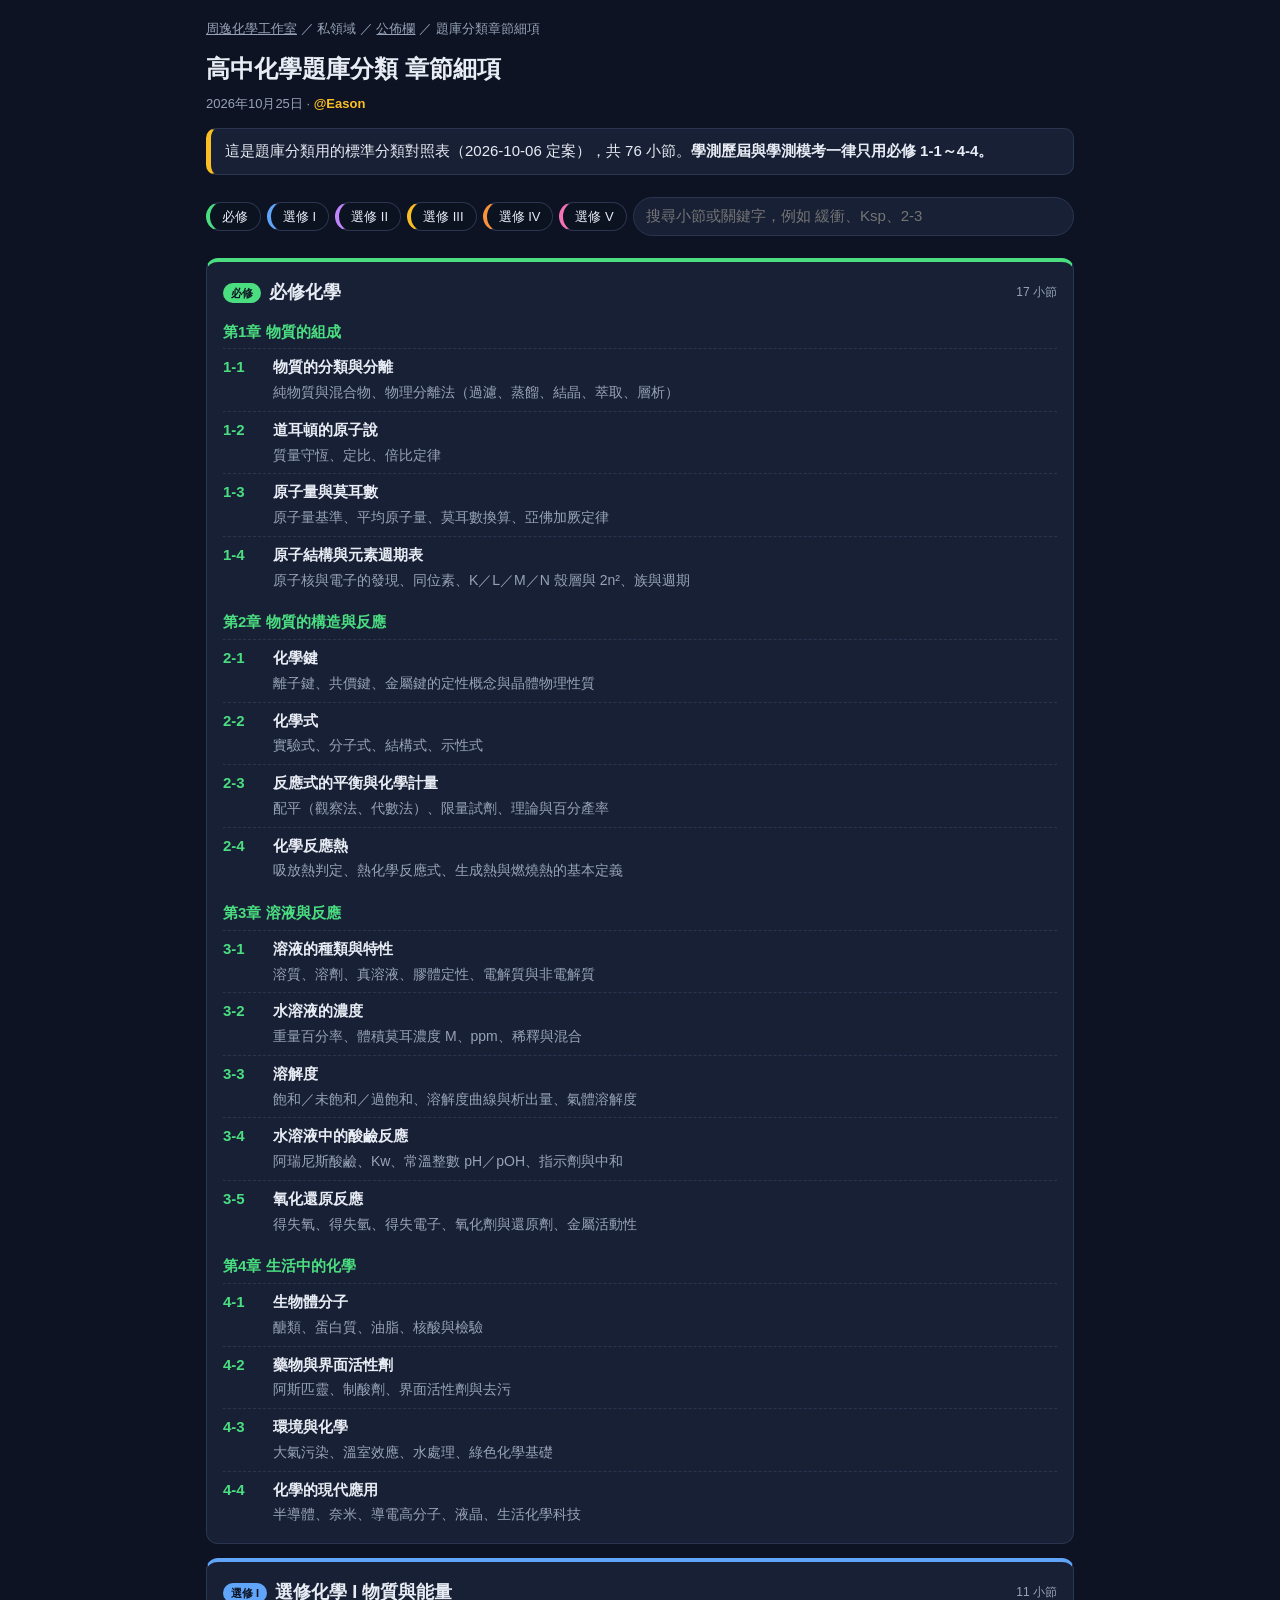
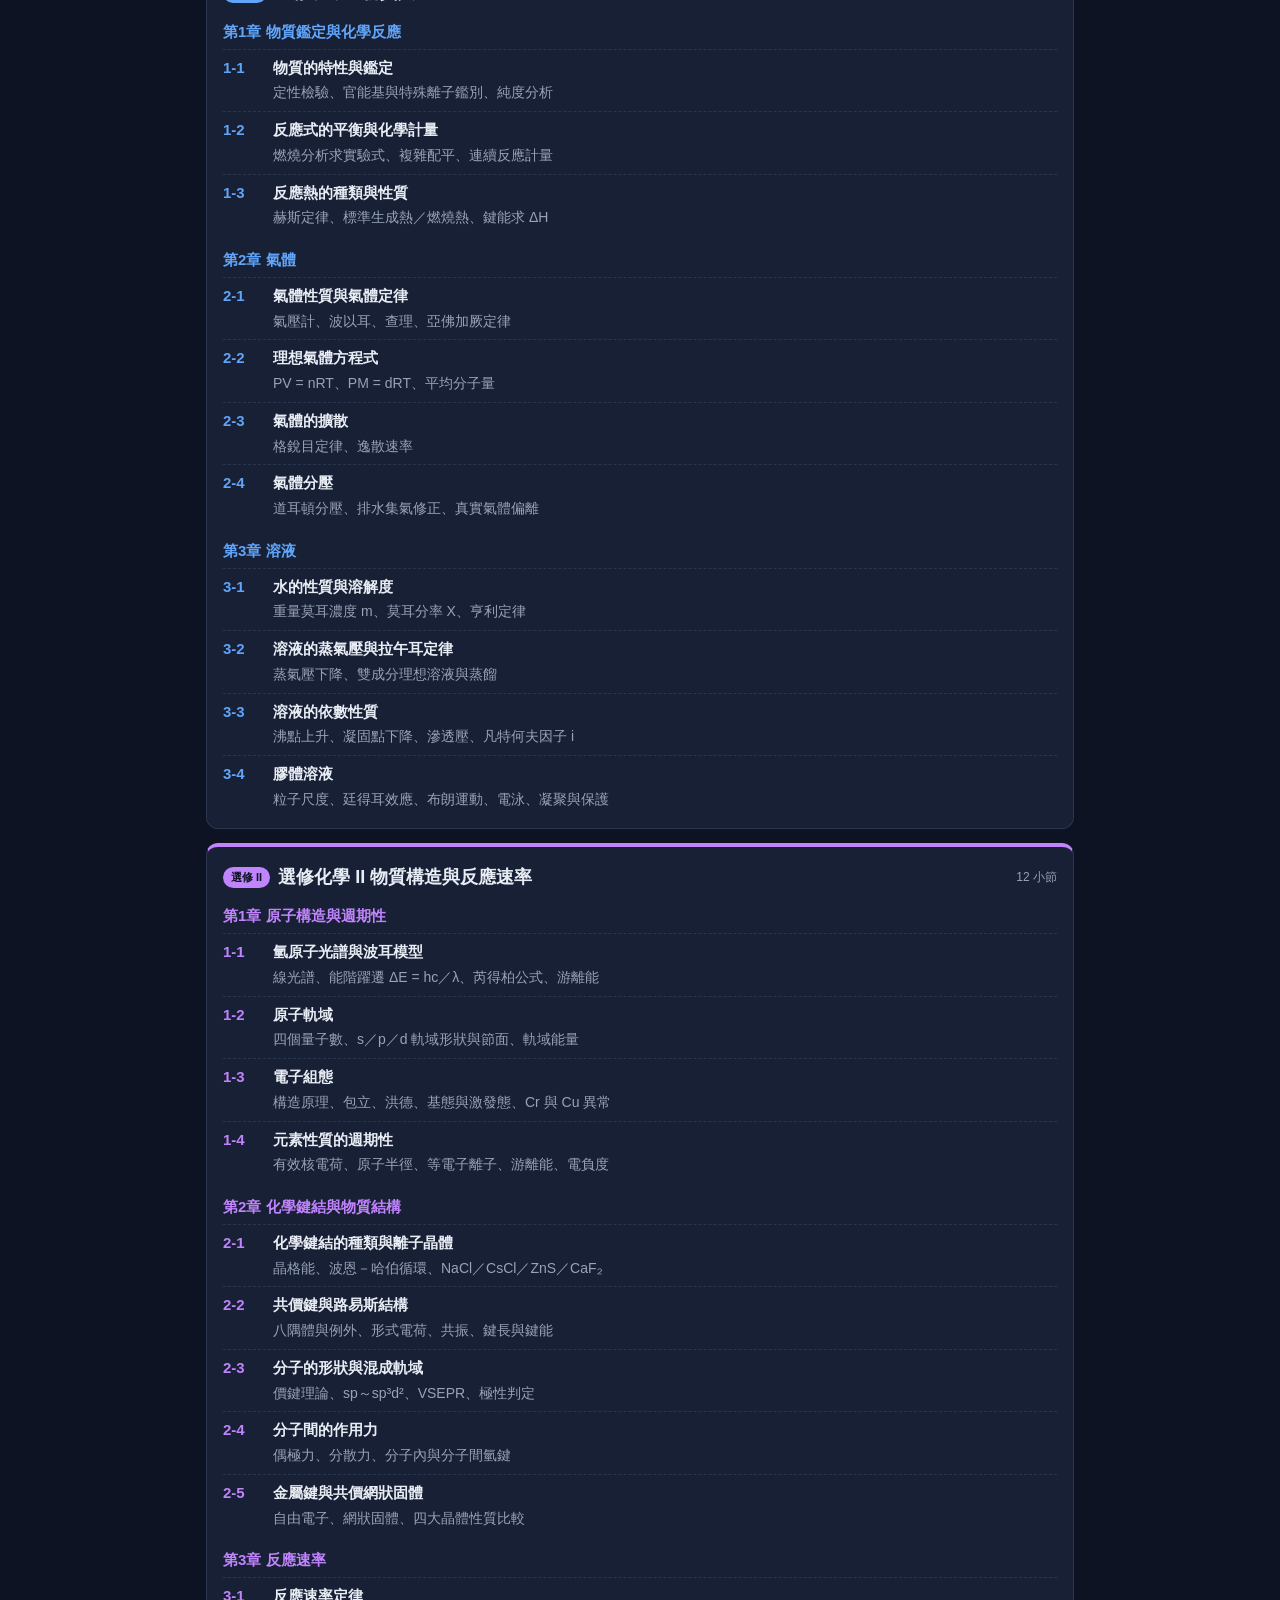
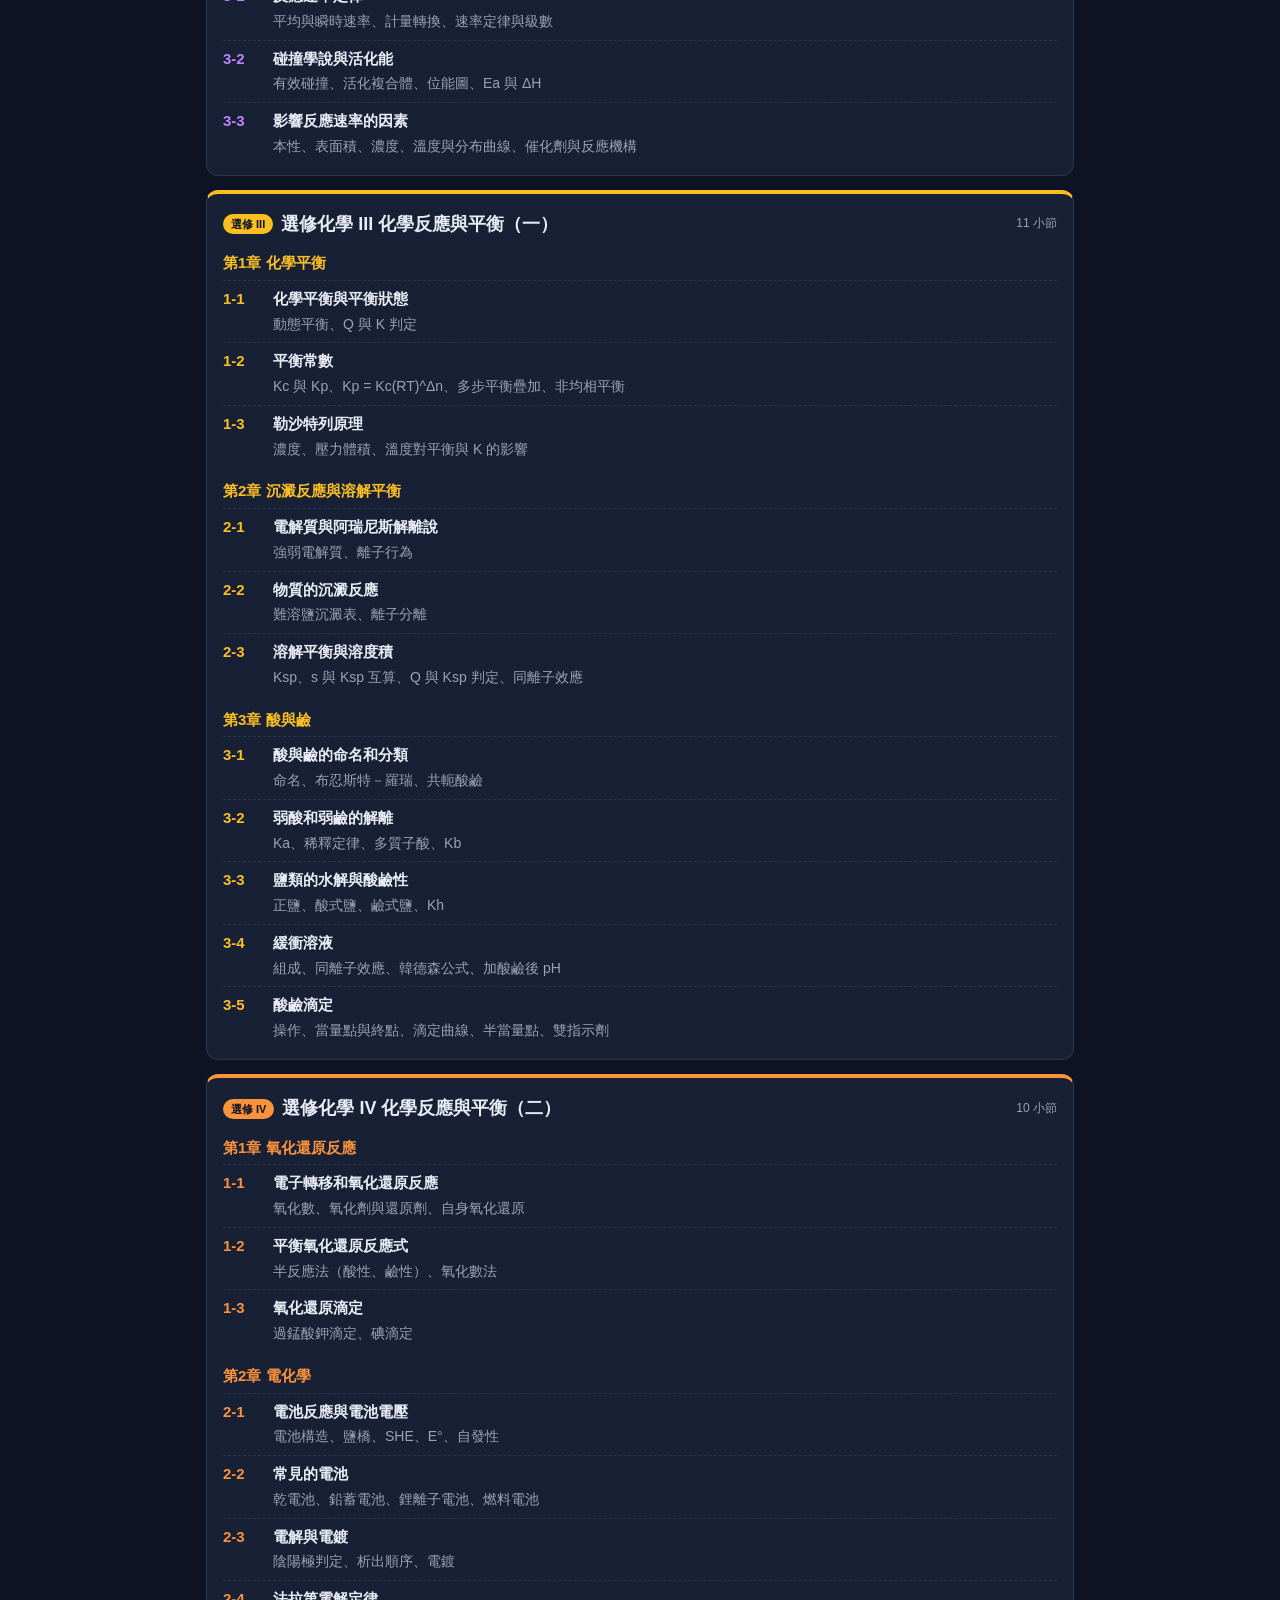
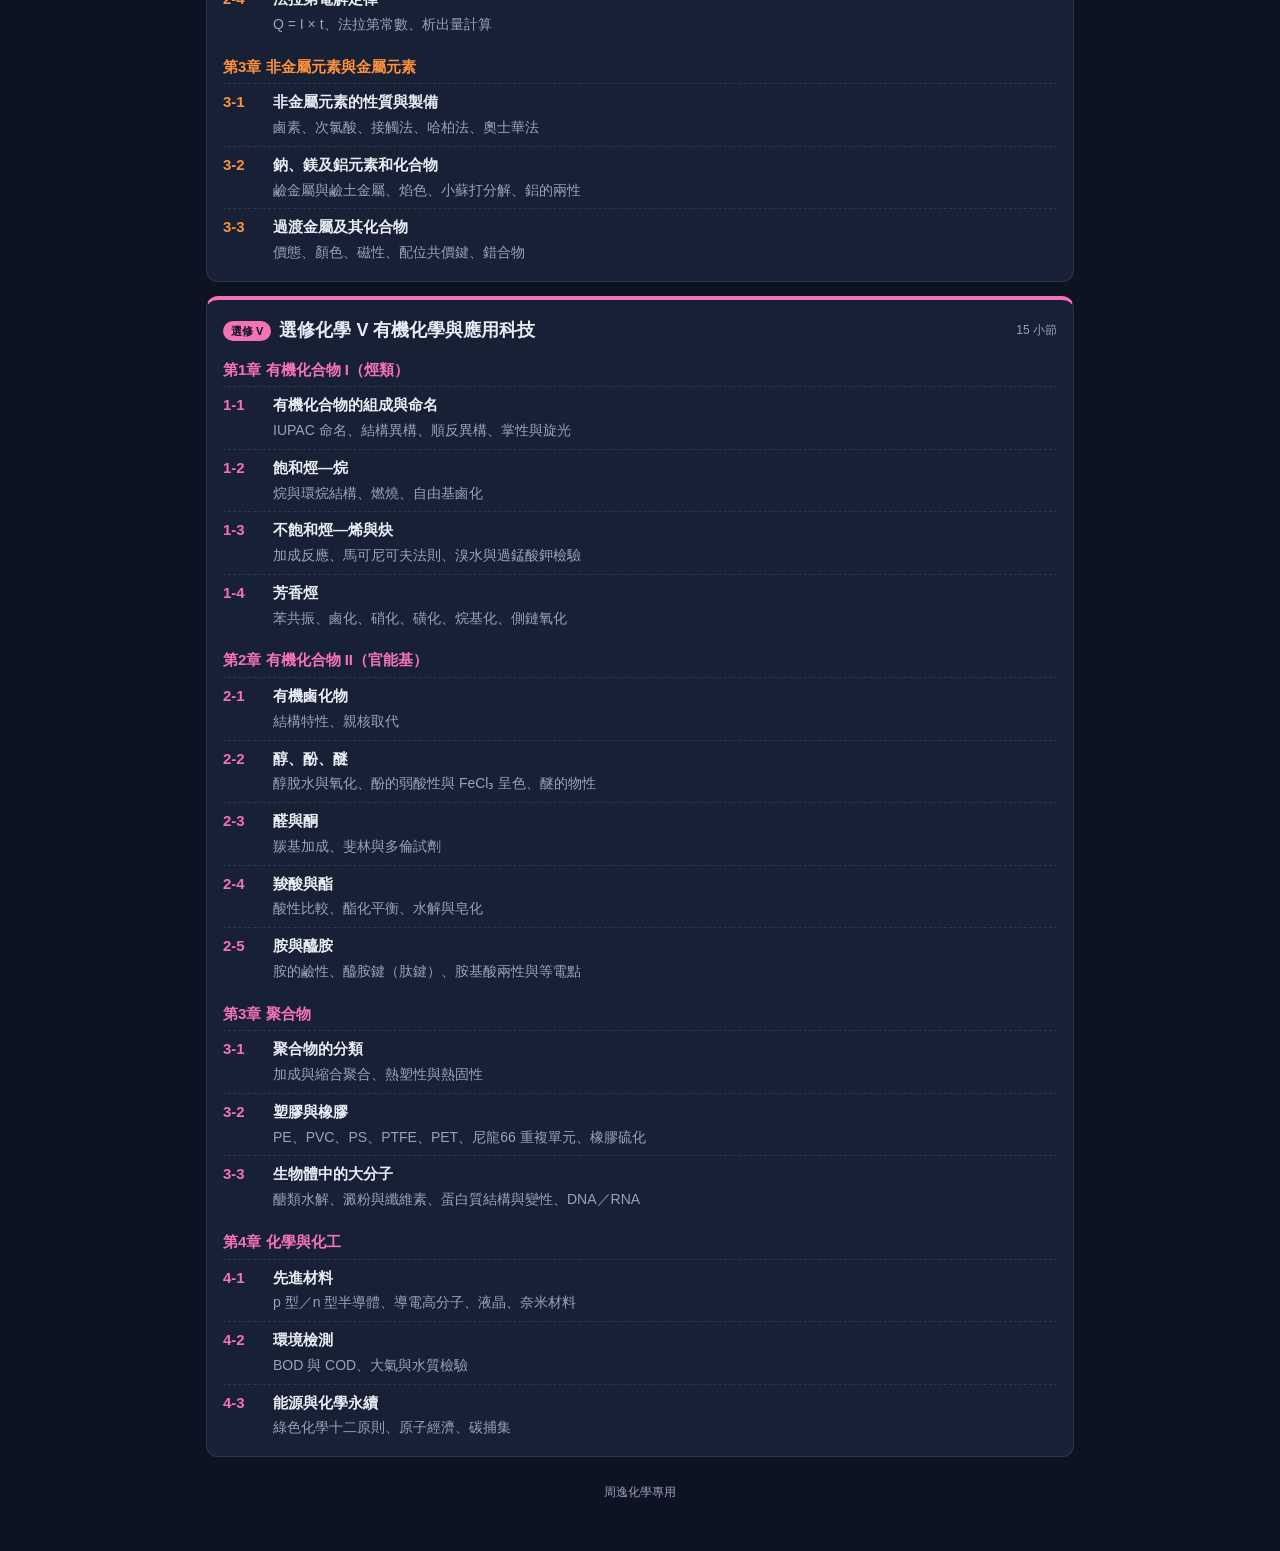
<file: hub/board/chapters.html>
<!DOCTYPE html>
<html lang="zh-Hant">
<head>
<meta charset="utf-8">
<meta name="viewport" content="width=device-width, initial-scale=1">
<meta name="robots" content="noindex, nofollow">
<title>題庫分類章節細項</title>
<link rel="stylesheet" href="board.css">
</head>
<body>
<div class="wrap">
  <div class="crumb"><a href="../">周逸化學工作室</a> ／ 私領域 ／ <a href="./">公佈欄</a> ／ 題庫分類章節細項</div>
  <h1>高中化學題庫分類 章節細項</h1>
  <div class="meta">2026年10月25日 · <span class="at">@Eason</span></div>
  <div class="lead">這是題庫分類用的標準分類對照表（2026-10-06 定案），共 76 小節。<b>學測歷屆與學測模考一律只用必修 1-1～4-4。</b></div>
  <div class="tools"><a href="#b0" style="--c:#4ade80">必修</a><a href="#b1" style="--c:#60a5fa">選修 I</a><a href="#b2" style="--c:#c084fc">選修 II</a><a href="#b3" style="--c:#fbbf24">選修 III</a><a href="#b4" style="--c:#fb923c">選修 IV</a><a href="#b5" style="--c:#f472b6">選修 V</a><input id="q" type="search" placeholder="搜尋小節或關鍵字，例如 緩衝、Ksp、2-3"></div>
  <div id="list">
<section class="book" id="b0" style="--c:#4ade80"><h2><span class="bk">必修</span>必修化學<small>17 小節</small></h2><div class="ch"><h3>第1章 物質的組成</h3><ul><li><span class="code">1-1</span><div><b>物質的分類與分離</b><span class="d">純物質與混合物、物理分離法（過濾、蒸餾、結晶、萃取、層析）</span></div></li><li><span class="code">1-2</span><div><b>道耳頓的原子說</b><span class="d">質量守恆、定比、倍比定律</span></div></li><li><span class="code">1-3</span><div><b>原子量與莫耳數</b><span class="d">原子量基準、平均原子量、莫耳數換算、亞佛加厥定律</span></div></li><li><span class="code">1-4</span><div><b>原子結構與元素週期表</b><span class="d">原子核與電子的發現、同位素、K／L／M／N 殼層與 2n²、族與週期</span></div></li></ul></div><div class="ch"><h3>第2章 物質的構造與反應</h3><ul><li><span class="code">2-1</span><div><b>化學鍵</b><span class="d">離子鍵、共價鍵、金屬鍵的定性概念與晶體物理性質</span></div></li><li><span class="code">2-2</span><div><b>化學式</b><span class="d">實驗式、分子式、結構式、示性式</span></div></li><li><span class="code">2-3</span><div><b>反應式的平衡與化學計量</b><span class="d">配平（觀察法、代數法）、限量試劑、理論與百分產率</span></div></li><li><span class="code">2-4</span><div><b>化學反應熱</b><span class="d">吸放熱判定、熱化學反應式、生成熱與燃燒熱的基本定義</span></div></li></ul></div><div class="ch"><h3>第3章 溶液與反應</h3><ul><li><span class="code">3-1</span><div><b>溶液的種類與特性</b><span class="d">溶質、溶劑、真溶液、膠體定性、電解質與非電解質</span></div></li><li><span class="code">3-2</span><div><b>水溶液的濃度</b><span class="d">重量百分率、體積莫耳濃度 M、ppm、稀釋與混合</span></div></li><li><span class="code">3-3</span><div><b>溶解度</b><span class="d">飽和／未飽和／過飽和、溶解度曲線與析出量、氣體溶解度</span></div></li><li><span class="code">3-4</span><div><b>水溶液中的酸鹼反應</b><span class="d">阿瑞尼斯酸鹼、Kw、常溫整數 pH／pOH、指示劑與中和</span></div></li><li><span class="code">3-5</span><div><b>氧化還原反應</b><span class="d">得失氧、得失氫、得失電子、氧化劑與還原劑、金屬活動性</span></div></li></ul></div><div class="ch"><h3>第4章 生活中的化學</h3><ul><li><span class="code">4-1</span><div><b>生物體分子</b><span class="d">醣類、蛋白質、油脂、核酸與檢驗</span></div></li><li><span class="code">4-2</span><div><b>藥物與界面活性劑</b><span class="d">阿斯匹靈、制酸劑、界面活性劑與去污</span></div></li><li><span class="code">4-3</span><div><b>環境與化學</b><span class="d">大氣污染、溫室效應、水處理、綠色化學基礎</span></div></li><li><span class="code">4-4</span><div><b>化學的現代應用</b><span class="d">半導體、奈米、導電高分子、液晶、生活化學科技</span></div></li></ul></div></section>
<section class="book" id="b1" style="--c:#60a5fa"><h2><span class="bk">選修 I</span>選修化學 I 物質與能量<small>11 小節</small></h2><div class="ch"><h3>第1章 物質鑑定與化學反應</h3><ul><li><span class="code">1-1</span><div><b>物質的特性與鑑定</b><span class="d">定性檢驗、官能基與特殊離子鑑別、純度分析</span></div></li><li><span class="code">1-2</span><div><b>反應式的平衡與化學計量</b><span class="d">燃燒分析求實驗式、複雜配平、連續反應計量</span></div></li><li><span class="code">1-3</span><div><b>反應熱的種類與性質</b><span class="d">赫斯定律、標準生成熱／燃燒熱、鍵能求 ΔH</span></div></li></ul></div><div class="ch"><h3>第2章 氣體</h3><ul><li><span class="code">2-1</span><div><b>氣體性質與氣體定律</b><span class="d">氣壓計、波以耳、查理、亞佛加厥定律</span></div></li><li><span class="code">2-2</span><div><b>理想氣體方程式</b><span class="d">PV = nRT、PM = dRT、平均分子量</span></div></li><li><span class="code">2-3</span><div><b>氣體的擴散</b><span class="d">格銳目定律、逸散速率</span></div></li><li><span class="code">2-4</span><div><b>氣體分壓</b><span class="d">道耳頓分壓、排水集氣修正、真實氣體偏離</span></div></li></ul></div><div class="ch"><h3>第3章 溶液</h3><ul><li><span class="code">3-1</span><div><b>水的性質與溶解度</b><span class="d">重量莫耳濃度 m、莫耳分率 X、亨利定律</span></div></li><li><span class="code">3-2</span><div><b>溶液的蒸氣壓與拉午耳定律</b><span class="d">蒸氣壓下降、雙成分理想溶液與蒸餾</span></div></li><li><span class="code">3-3</span><div><b>溶液的依數性質</b><span class="d">沸點上升、凝固點下降、滲透壓、凡特何夫因子 i</span></div></li><li><span class="code">3-4</span><div><b>膠體溶液</b><span class="d">粒子尺度、廷得耳效應、布朗運動、電泳、凝聚與保護</span></div></li></ul></div></section>
<section class="book" id="b2" style="--c:#c084fc"><h2><span class="bk">選修 II</span>選修化學 II 物質構造與反應速率<small>12 小節</small></h2><div class="ch"><h3>第1章 原子構造與週期性</h3><ul><li><span class="code">1-1</span><div><b>氫原子光譜與波耳模型</b><span class="d">線光譜、能階躍遷 ΔE = hc／λ、芮得柏公式、游離能</span></div></li><li><span class="code">1-2</span><div><b>原子軌域</b><span class="d">四個量子數、s／p／d 軌域形狀與節面、軌域能量</span></div></li><li><span class="code">1-3</span><div><b>電子組態</b><span class="d">構造原理、包立、洪德、基態與激發態、Cr 與 Cu 異常</span></div></li><li><span class="code">1-4</span><div><b>元素性質的週期性</b><span class="d">有效核電荷、原子半徑、等電子離子、游離能、電負度</span></div></li></ul></div><div class="ch"><h3>第2章 化學鍵結與物質結構</h3><ul><li><span class="code">2-1</span><div><b>化學鍵結的種類與離子晶體</b><span class="d">晶格能、波恩－哈伯循環、NaCl／CsCl／ZnS／CaF₂</span></div></li><li><span class="code">2-2</span><div><b>共價鍵與路易斯結構</b><span class="d">八隅體與例外、形式電荷、共振、鍵長與鍵能</span></div></li><li><span class="code">2-3</span><div><b>分子的形狀與混成軌域</b><span class="d">價鍵理論、sp～sp³d²、VSEPR、極性判定</span></div></li><li><span class="code">2-4</span><div><b>分子間的作用力</b><span class="d">偶極力、分散力、分子內與分子間氫鍵</span></div></li><li><span class="code">2-5</span><div><b>金屬鍵與共價網狀固體</b><span class="d">自由電子、網狀固體、四大晶體性質比較</span></div></li></ul></div><div class="ch"><h3>第3章 反應速率</h3><ul><li><span class="code">3-1</span><div><b>反應速率定律</b><span class="d">平均與瞬時速率、計量轉換、速率定律與級數</span></div></li><li><span class="code">3-2</span><div><b>碰撞學說與活化能</b><span class="d">有效碰撞、活化複合體、位能圖、Ea 與 ΔH</span></div></li><li><span class="code">3-3</span><div><b>影響反應速率的因素</b><span class="d">本性、表面積、濃度、溫度與分布曲線、催化劑與反應機構</span></div></li></ul></div></section>
<section class="book" id="b3" style="--c:#fbbf24"><h2><span class="bk">選修 III</span>選修化學 III 化學反應與平衡（一）<small>11 小節</small></h2><div class="ch"><h3>第1章 化學平衡</h3><ul><li><span class="code">1-1</span><div><b>化學平衡與平衡狀態</b><span class="d">動態平衡、Q 與 K 判定</span></div></li><li><span class="code">1-2</span><div><b>平衡常數</b><span class="d">Kc 與 Kp、Kp = Kc(RT)^Δn、多步平衡疊加、非均相平衡</span></div></li><li><span class="code">1-3</span><div><b>勒沙特列原理</b><span class="d">濃度、壓力體積、溫度對平衡與 K 的影響</span></div></li></ul></div><div class="ch"><h3>第2章 沉澱反應與溶解平衡</h3><ul><li><span class="code">2-1</span><div><b>電解質與阿瑞尼斯解離說</b><span class="d">強弱電解質、離子行為</span></div></li><li><span class="code">2-2</span><div><b>物質的沉澱反應</b><span class="d">難溶鹽沉澱表、離子分離</span></div></li><li><span class="code">2-3</span><div><b>溶解平衡與溶度積</b><span class="d">Ksp、s 與 Ksp 互算、Q 與 Ksp 判定、同離子效應</span></div></li></ul></div><div class="ch"><h3>第3章 酸與鹼</h3><ul><li><span class="code">3-1</span><div><b>酸與鹼的命名和分類</b><span class="d">命名、布忍斯特－羅瑞、共軛酸鹼</span></div></li><li><span class="code">3-2</span><div><b>弱酸和弱鹼的解離</b><span class="d">Ka、稀釋定律、多質子酸、Kb</span></div></li><li><span class="code">3-3</span><div><b>鹽類的水解與酸鹼性</b><span class="d">正鹽、酸式鹽、鹼式鹽、Kh</span></div></li><li><span class="code">3-4</span><div><b>緩衝溶液</b><span class="d">組成、同離子效應、韓德森公式、加酸鹼後 pH</span></div></li><li><span class="code">3-5</span><div><b>酸鹼滴定</b><span class="d">操作、當量點與終點、滴定曲線、半當量點、雙指示劑</span></div></li></ul></div></section>
<section class="book" id="b4" style="--c:#fb923c"><h2><span class="bk">選修 IV</span>選修化學 IV 化學反應與平衡（二）<small>10 小節</small></h2><div class="ch"><h3>第1章 氧化還原反應</h3><ul><li><span class="code">1-1</span><div><b>電子轉移和氧化還原反應</b><span class="d">氧化數、氧化劑與還原劑、自身氧化還原</span></div></li><li><span class="code">1-2</span><div><b>平衡氧化還原反應式</b><span class="d">半反應法（酸性、鹼性）、氧化數法</span></div></li><li><span class="code">1-3</span><div><b>氧化還原滴定</b><span class="d">過錳酸鉀滴定、碘滴定</span></div></li></ul></div><div class="ch"><h3>第2章 電化學</h3><ul><li><span class="code">2-1</span><div><b>電池反應與電池電壓</b><span class="d">電池構造、鹽橋、SHE、E°、自發性</span></div></li><li><span class="code">2-2</span><div><b>常見的電池</b><span class="d">乾電池、鉛蓄電池、鋰離子電池、燃料電池</span></div></li><li><span class="code">2-3</span><div><b>電解與電鍍</b><span class="d">陰陽極判定、析出順序、電鍍</span></div></li><li><span class="code">2-4</span><div><b>法拉第電解定律</b><span class="d">Q = I × t、法拉第常數、析出量計算</span></div></li></ul></div><div class="ch"><h3>第3章 非金屬元素與金屬元素</h3><ul><li><span class="code">3-1</span><div><b>非金屬元素的性質與製備</b><span class="d">鹵素、次氯酸、接觸法、哈柏法、奧士華法</span></div></li><li><span class="code">3-2</span><div><b>鈉、鎂及鋁元素和化合物</b><span class="d">鹼金屬與鹼土金屬、焰色、小蘇打分解、鋁的兩性</span></div></li><li><span class="code">3-3</span><div><b>過渡金屬及其化合物</b><span class="d">價態、顏色、磁性、配位共價鍵、錯合物</span></div></li></ul></div></section>
<section class="book" id="b5" style="--c:#f472b6"><h2><span class="bk">選修 V</span>選修化學 V 有機化學與應用科技<small>15 小節</small></h2><div class="ch"><h3>第1章 有機化合物 I（烴類）</h3><ul><li><span class="code">1-1</span><div><b>有機化合物的組成與命名</b><span class="d">IUPAC 命名、結構異構、順反異構、掌性與旋光</span></div></li><li><span class="code">1-2</span><div><b>飽和烴—烷</b><span class="d">烷與環烷結構、燃燒、自由基鹵化</span></div></li><li><span class="code">1-3</span><div><b>不飽和烴—烯與炔</b><span class="d">加成反應、馬可尼可夫法則、溴水與過錳酸鉀檢驗</span></div></li><li><span class="code">1-4</span><div><b>芳香烴</b><span class="d">苯共振、鹵化、硝化、磺化、烷基化、側鏈氧化</span></div></li></ul></div><div class="ch"><h3>第2章 有機化合物 II（官能基）</h3><ul><li><span class="code">2-1</span><div><b>有機鹵化物</b><span class="d">結構特性、親核取代</span></div></li><li><span class="code">2-2</span><div><b>醇、酚、醚</b><span class="d">醇脫水與氧化、酚的弱酸性與 FeCl₃ 呈色、醚的物性</span></div></li><li><span class="code">2-3</span><div><b>醛與酮</b><span class="d">羰基加成、斐林與多倫試劑</span></div></li><li><span class="code">2-4</span><div><b>羧酸與酯</b><span class="d">酸性比較、酯化平衡、水解與皂化</span></div></li><li><span class="code">2-5</span><div><b>胺與醯胺</b><span class="d">胺的鹼性、醯胺鍵（肽鍵）、胺基酸兩性與等電點</span></div></li></ul></div><div class="ch"><h3>第3章 聚合物</h3><ul><li><span class="code">3-1</span><div><b>聚合物的分類</b><span class="d">加成與縮合聚合、熱塑性與熱固性</span></div></li><li><span class="code">3-2</span><div><b>塑膠與橡膠</b><span class="d">PE、PVC、PS、PTFE、PET、尼龍66 重複單元、橡膠硫化</span></div></li><li><span class="code">3-3</span><div><b>生物體中的大分子</b><span class="d">醣類水解、澱粉與纖維素、蛋白質結構與變性、DNA／RNA</span></div></li></ul></div><div class="ch"><h3>第4章 化學與化工</h3><ul><li><span class="code">4-1</span><div><b>先進材料</b><span class="d">p 型／n 型半導體、導電高分子、液晶、奈米材料</span></div></li><li><span class="code">4-2</span><div><b>環境檢測</b><span class="d">BOD 與 COD、大氣與水質檢驗</span></div></li><li><span class="code">4-3</span><div><b>能源與化學永續</b><span class="d">綠色化學十二原則、原子經濟、碳捕集</span></div></li></ul></div></section>
  </div>
  <div class="empty hide" id="empty">找不到符合的小節</div>
  <footer>周逸化學專用</footer>
</div>
<script>
const q=document.getElementById("q"),items=[...document.querySelectorAll("li")];
items.forEach(li=>li.dataset.raw=li.innerHTML);
q.addEventListener("input",()=>{const k=q.value.trim().toLowerCase();let hit=0;
  items.forEach(li=>{li.innerHTML=li.dataset.raw;const ok=!k||li.textContent.toLowerCase().includes(k);li.classList.toggle("hide",!ok);if(ok)hit++;
    if(k&&ok)li.querySelectorAll("b,.d,.code").forEach(e=>{const t=e.textContent,i=t.toLowerCase().indexOf(k);if(i>=0)e.innerHTML=t.slice(0,i).replace(/&/g,"&amp;").replace(/</g,"&lt;")+"<mark>"+t.slice(i,i+k.length).replace(/&/g,"&amp;").replace(/</g,"&lt;")+"</mark>"+t.slice(i+k.length).replace(/&/g,"&amp;").replace(/</g,"&lt;")})});
  document.querySelectorAll(".ch").forEach(c=>c.classList.toggle("hide",!c.querySelector("li:not(.hide)")));
  document.querySelectorAll(".book").forEach(c=>c.classList.toggle("hide",!c.querySelector("li:not(.hide)")));
  document.getElementById("empty").classList.toggle("hide",hit>0)});
</script>
</body>
</html>
</file>
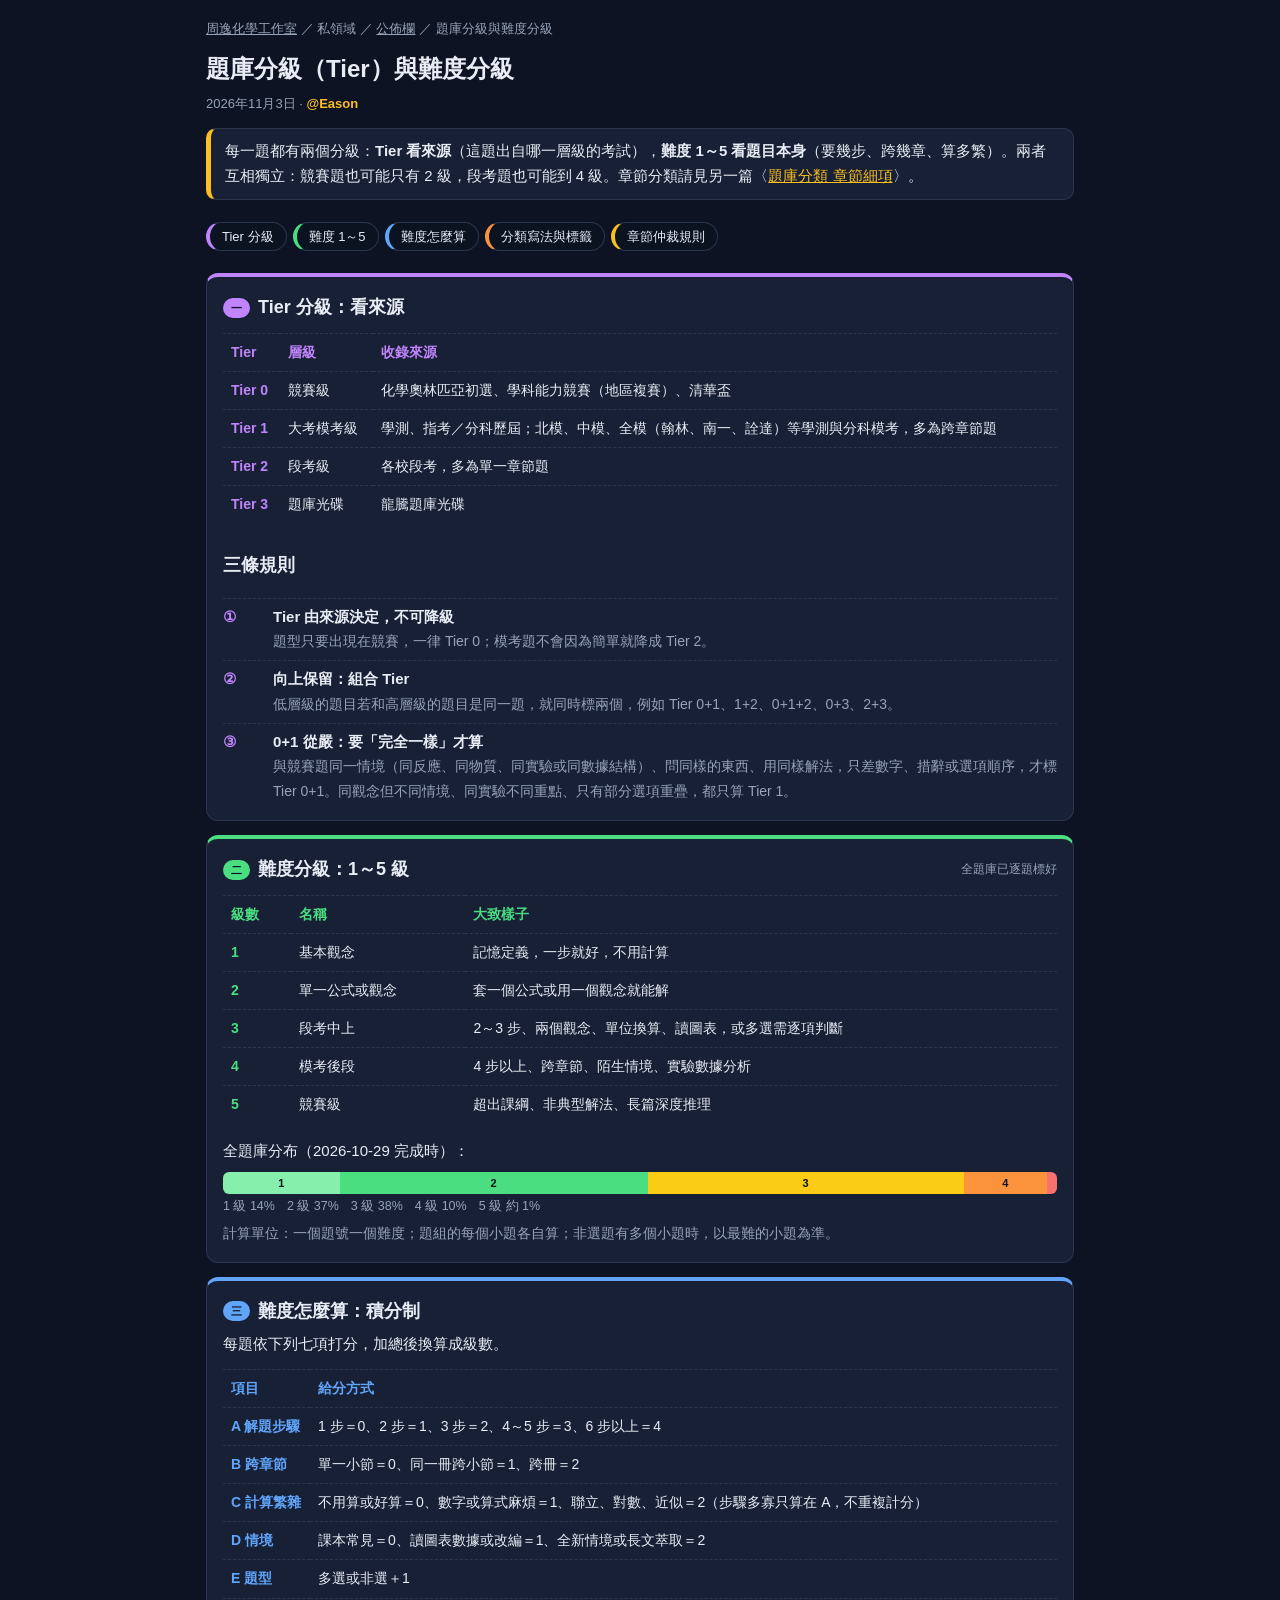
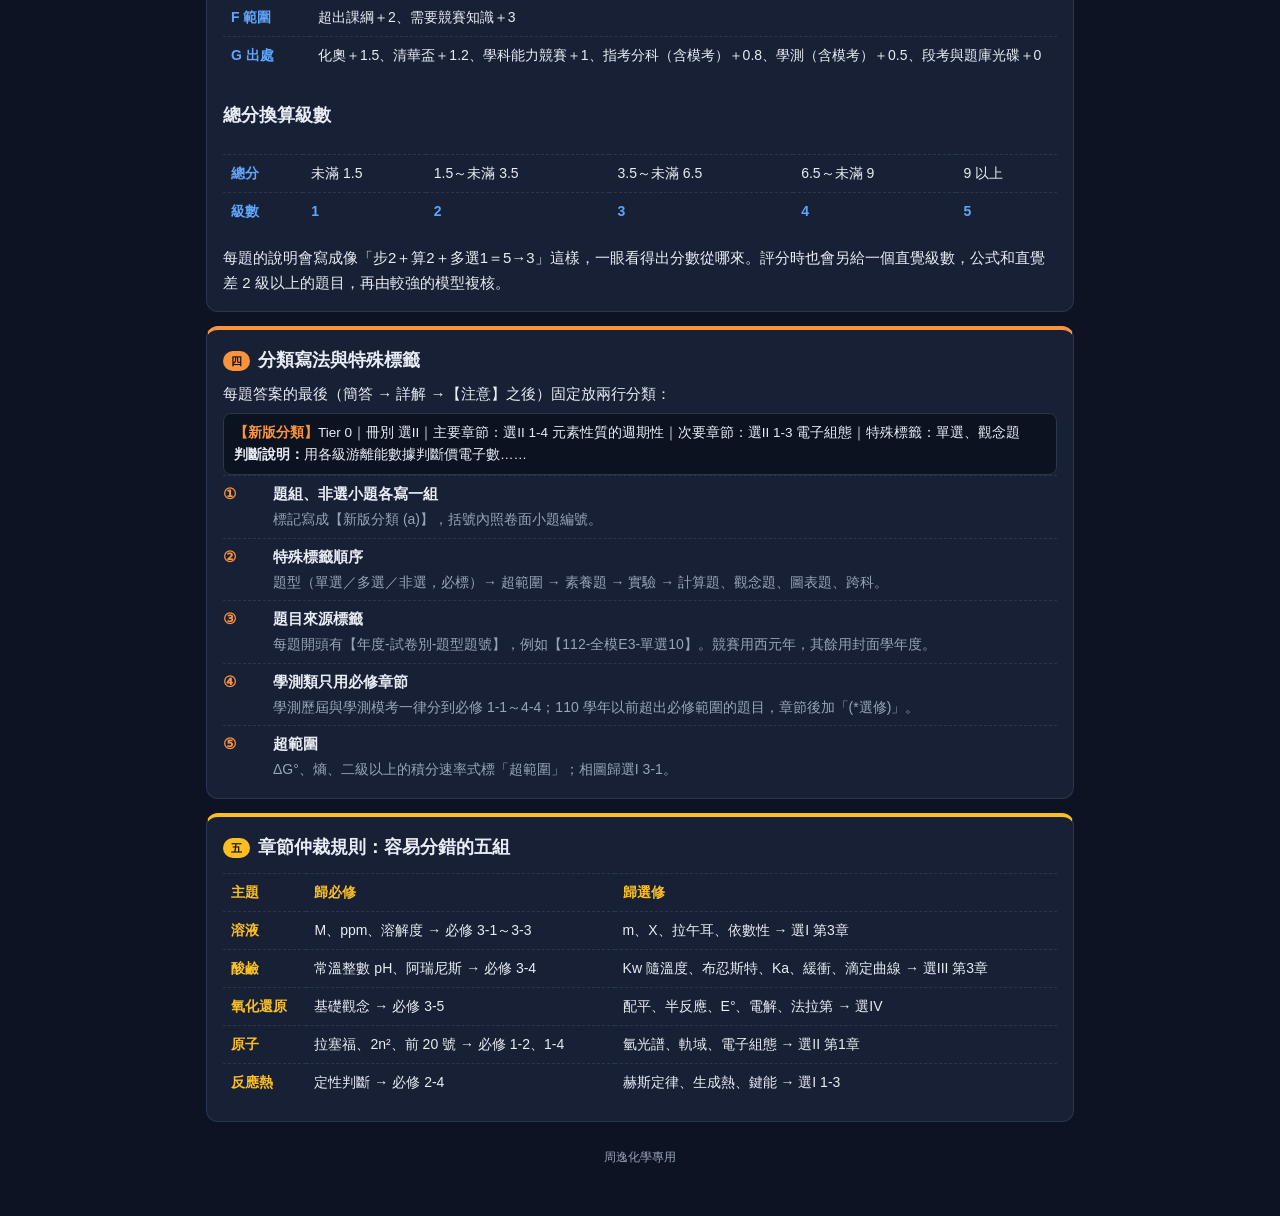
<file: hub/board/grading.html>
<!DOCTYPE html>
<html lang="zh-Hant">
<head>
<meta charset="utf-8">
<meta name="viewport" content="width=device-width, initial-scale=1">
<meta name="robots" content="noindex, nofollow">
<title>題庫分級與難度</title>
<link rel="stylesheet" href="board.css">
</head>
<body>
<div class="wrap">
  <div class="crumb"><a href="../">周逸化學工作室</a> ／ 私領域 ／ <a href="./">公佈欄</a> ／ 題庫分級與難度分級</div>
  <h1>題庫分級（Tier）與難度分級</h1>
  <div class="meta">2026年11月3日 · <span class="at">@Eason</span></div>
  <div class="lead">每一題都有兩個分級：<b>Tier 看來源</b>（這題出自哪一層級的考試），<b>難度 1～5 看題目本身</b>（要幾步、跨幾章、算多繁）。兩者互相獨立：競賽題也可能只有 2 級，段考題也可能到 4 級。章節分類請見另一篇〈<a href="chapters.html" style="color:#fbbf24">題庫分類 章節細項</a>〉。</div>
  <div class="tools">
    <a href="#tier" style="--c:#c084fc">Tier 分級</a><a href="#diff" style="--c:#4ade80">難度 1～5</a><a href="#score" style="--c:#60a5fa">難度怎麼算</a><a href="#tag" style="--c:#fb923c">分類寫法與標籤</a><a href="#rule" style="--c:#fbbf24">章節仲裁規則</a>
  </div>

  <section class="book" id="tier" style="--c:#c084fc">
    <h2><span class="bk">一</span>Tier 分級：看來源</h2>
    <div class="tbl"><table>
      <tr><th>Tier</th><th>層級</th><th>收錄來源</th></tr>
      <tr><td class="n">Tier 0</td><td>競賽級</td><td>化學奧林匹亞初選、學科能力競賽（地區複賽）、清華盃</td></tr>
      <tr><td class="n">Tier 1</td><td>大考模考級</td><td>學測、指考／分科歷屆；北模、中模、全模（翰林、南一、詮達）等學測與分科模考，多為跨章節題</td></tr>
      <tr><td class="n">Tier 2</td><td>段考級</td><td>各校段考，多為單一章節題</td></tr>
      <tr><td class="n">Tier 3</td><td>題庫光碟</td><td>龍騰題庫光碟</td></tr>
    </table></div>
    <h3>三條規則</h3>
    <ul>
      <li><span class="code">①</span><div><b>Tier 由來源決定，不可降級</b><span class="d">題型只要出現在競賽，一律 Tier 0；模考題不會因為簡單就降成 Tier 2。</span></div></li>
      <li><span class="code">②</span><div><b>向上保留：組合 Tier</b><span class="d">低層級的題目若和高層級的題目是同一題，就同時標兩個，例如 Tier 0+1、1+2、0+1+2、0+3、2+3。</span></div></li>
      <li><span class="code">③</span><div><b>0+1 從嚴：要「完全一樣」才算</b><span class="d">與競賽題同一情境（同反應、同物質、同實驗或同數據結構）、問同樣的東西、用同樣解法，只差數字、措辭或選項順序，才標 Tier 0+1。同觀念但不同情境、同實驗不同重點、只有部分選項重疊，都只算 Tier 1。</span></div></li>
    </ul>
  </section>

  <section class="book" id="diff" style="--c:#4ade80">
    <h2><span class="bk">二</span>難度分級：1～5 級<small>全題庫已逐題標好</small></h2>
    <div class="tbl"><table>
      <tr><th>級數</th><th>名稱</th><th>大致樣子</th></tr>
      <tr><td class="n">1</td><td>基本觀念</td><td>記憶定義，一步就好，不用計算</td></tr>
      <tr><td class="n">2</td><td>單一公式或觀念</td><td>套一個公式或用一個觀念就能解</td></tr>
      <tr><td class="n">3</td><td>段考中上</td><td>2～3 步、兩個觀念、單位換算、讀圖表，或多選需逐項判斷</td></tr>
      <tr><td class="n">4</td><td>模考後段</td><td>4 步以上、跨章節、陌生情境、實驗數據分析</td></tr>
      <tr><td class="n">5</td><td>競賽級</td><td>超出課綱、非典型解法、長篇深度推理</td></tr>
    </table></div>
    <p>全題庫分布（2026-10-29 完成時）：</p>
    <div class="bar"><span style="flex:14;background:#86efac">1</span><span style="flex:37;background:#4ade80">2</span><span style="flex:38;background:#facc15">3</span><span style="flex:10;background:#fb923c">4</span><span style="flex:1.2;background:#f87171"></span></div>
    <div class="legend"><span>1 級 14%</span><span>2 級 37%</span><span>3 級 38%</span><span>4 級 10%</span><span>5 級 約 1%</span></div>
    <p class="d">計算單位：一個題號一個難度；題組的每個小題各自算；非選題有多個小題時，以最難的小題為準。</p>
  </section>

  <section class="book" id="score" style="--c:#60a5fa">
    <h2><span class="bk">三</span>難度怎麼算：積分制</h2>
    <p>每題依下列七項打分，加總後換算成級數。</p>
    <div class="tbl"><table>
      <tr><th>項目</th><th>給分方式</th></tr>
      <tr><td class="n">A 解題步驟</td><td>1 步＝0、2 步＝1、3 步＝2、4～5 步＝3、6 步以上＝4</td></tr>
      <tr><td class="n">B 跨章節</td><td>單一小節＝0、同一冊跨小節＝1、跨冊＝2</td></tr>
      <tr><td class="n">C 計算繁雜</td><td>不用算或好算＝0、數字或算式麻煩＝1、聯立、對數、近似＝2（步驟多寡只算在 A，不重複計分）</td></tr>
      <tr><td class="n">D 情境</td><td>課本常見＝0、讀圖表數據或改編＝1、全新情境或長文萃取＝2</td></tr>
      <tr><td class="n">E 題型</td><td>多選或非選＋1</td></tr>
      <tr><td class="n">F 範圍</td><td>超出課綱＋2、需要競賽知識＋3</td></tr>
      <tr><td class="n">G 出處</td><td>化奧＋1.5、清華盃＋1.2、學科能力競賽＋1、指考分科（含模考）＋0.8、學測（含模考）＋0.5、段考與題庫光碟＋0</td></tr>
    </table></div>
    <h3>總分換算級數</h3>
    <div class="tbl"><table>
      <tr><th>總分</th><td>未滿 1.5</td><td>1.5～未滿 3.5</td><td>3.5～未滿 6.5</td><td>6.5～未滿 9</td><td>9 以上</td></tr>
      <tr><th>級數</th><td class="n">1</td><td class="n">2</td><td class="n">3</td><td class="n">4</td><td class="n">5</td></tr>
    </table></div>
    <p>每題的說明會寫成像「步2＋算2＋多選1＝5→3」這樣，一眼看得出分數從哪來。評分時也會另給一個直覺級數，公式和直覺差 2 級以上的題目，再由較強的模型複核。</p>
  </section>

  <section class="book" id="tag" style="--c:#fb923c">
    <h2><span class="bk">四</span>分類寫法與特殊標籤</h2>
    <p>每題答案的最後（簡答 → 詳解 →【注意】之後）固定放兩行分類：</p>
    <div class="ex"><span class="tag">【新版分類】</span>Tier 0｜冊別 選II｜主要章節：選II 1-4 元素性質的週期性｜次要章節：選II 1-3 電子組態｜特殊標籤：單選、觀念題<br><b>判斷說明：</b>用各級游離能數據判斷價電子數……</div>
    <ul>
      <li><span class="code">①</span><div><b>題組、非選小題各寫一組</b><span class="d">標記寫成【新版分類 (a)】，括號內照卷面小題編號。</span></div></li>
      <li><span class="code">②</span><div><b>特殊標籤順序</b><span class="d">題型（單選／多選／非選，必標）→ 超範圍 → 素養題 → 實驗 → 計算題、觀念題、圖表題、跨科。</span></div></li>
      <li><span class="code">③</span><div><b>題目來源標籤</b><span class="d">每題開頭有【年度-試卷別-題型題號】，例如【112-全模E3-單選10】。競賽用西元年，其餘用封面學年度。</span></div></li>
      <li><span class="code">④</span><div><b>學測類只用必修章節</b><span class="d">學測歷屆與學測模考一律分到必修 1-1～4-4；110 學年以前超出必修範圍的題目，章節後加「(*選修)」。</span></div></li>
      <li><span class="code">⑤</span><div><b>超範圍</b><span class="d">ΔG°、熵、二級以上的積分速率式標「超範圍」；相圖歸選I 3-1。</span></div></li>
    </ul>
  </section>

  <section class="book" id="rule" style="--c:#fbbf24">
    <h2><span class="bk">五</span>章節仲裁規則：容易分錯的五組</h2>
    <div class="tbl"><table>
      <tr><th>主題</th><th>歸必修</th><th>歸選修</th></tr>
      <tr><td class="n">溶液</td><td>M、ppm、溶解度 → 必修 3-1～3-3</td><td>m、X、拉午耳、依數性 → 選I 第3章</td></tr>
      <tr><td class="n">酸鹼</td><td>常溫整數 pH、阿瑞尼斯 → 必修 3-4</td><td>Kw 隨溫度、布忍斯特、Ka、緩衝、滴定曲線 → 選III 第3章</td></tr>
      <tr><td class="n">氧化還原</td><td>基礎觀念 → 必修 3-5</td><td>配平、半反應、E°、電解、法拉第 → 選IV</td></tr>
      <tr><td class="n">原子</td><td>拉塞福、2n²、前 20 號 → 必修 1-2、1-4</td><td>氫光譜、軌域、電子組態 → 選II 第1章</td></tr>
      <tr><td class="n">反應熱</td><td>定性判斷 → 必修 2-4</td><td>赫斯定律、生成熱、鍵能 → 選I 1-3</td></tr>
    </table></div>
  </section>
  <footer>周逸化學專用</footer>
</div>
</body>
</html>
</file>
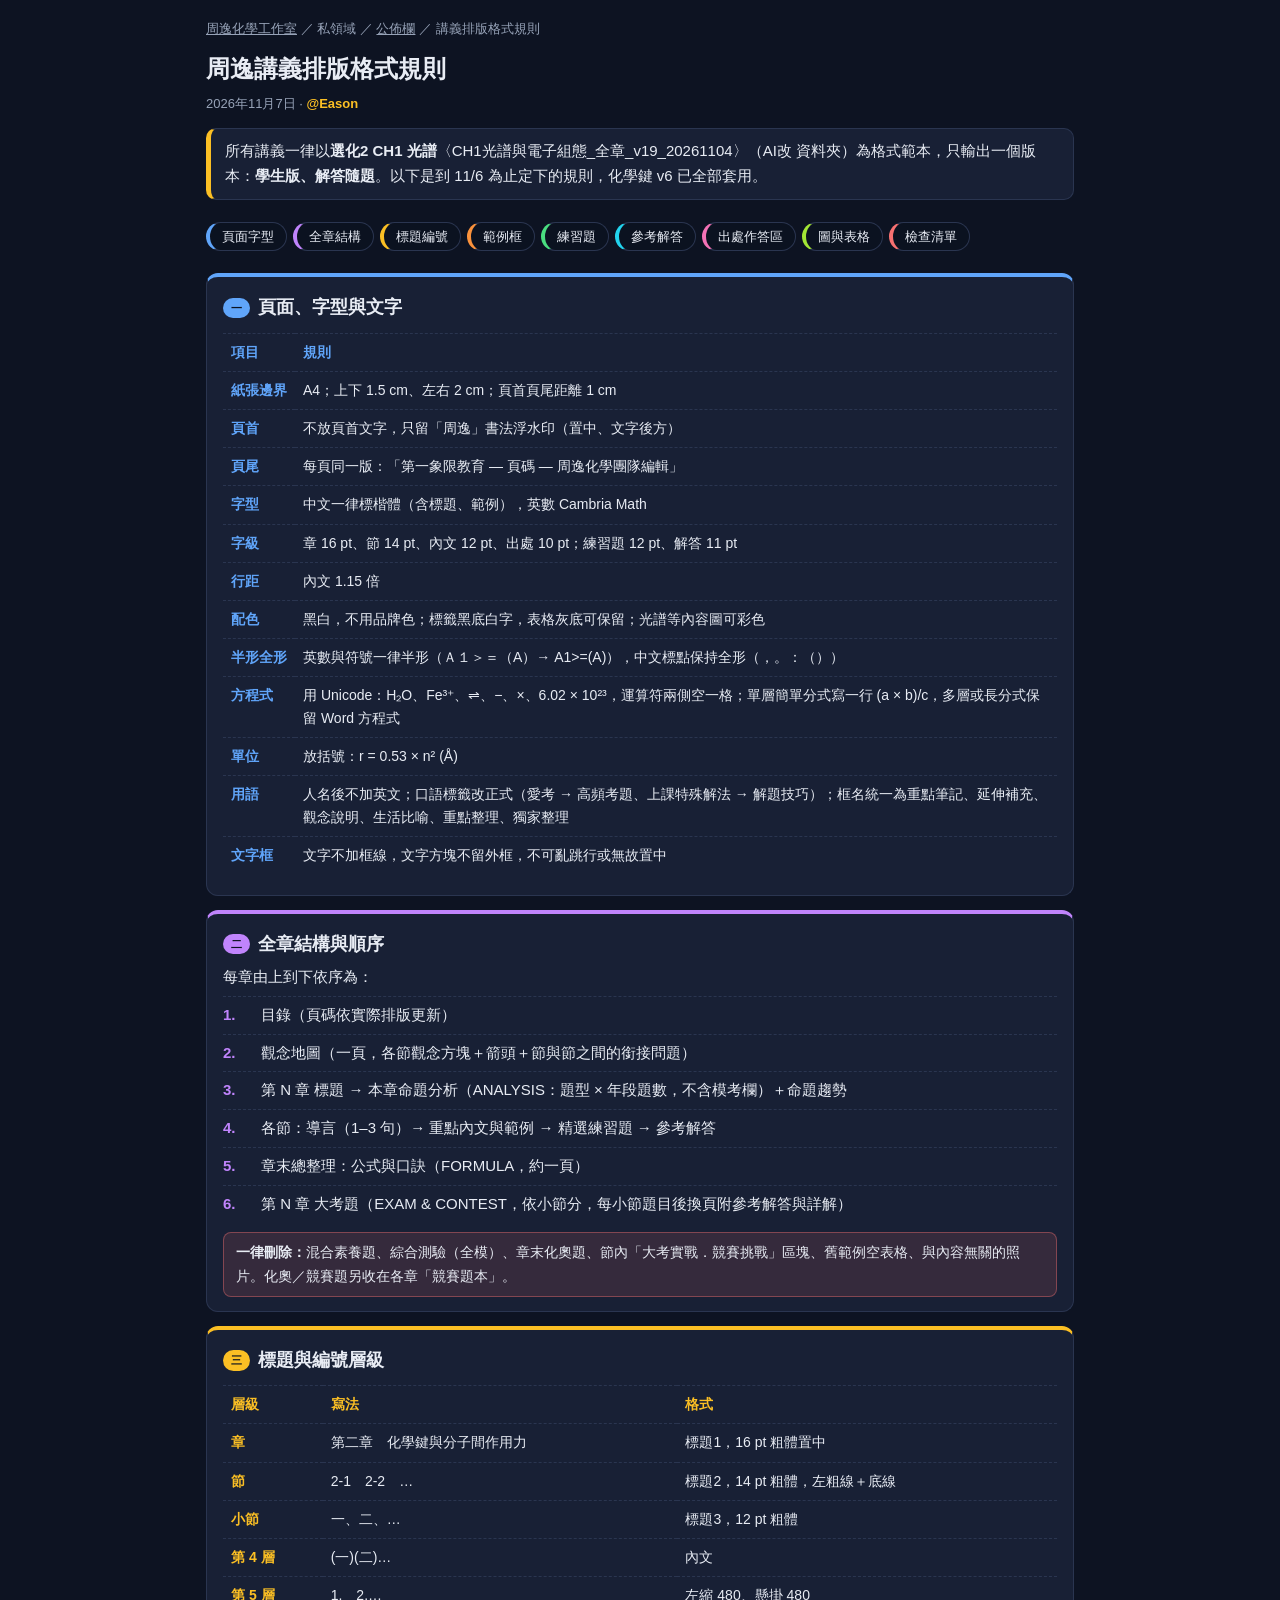
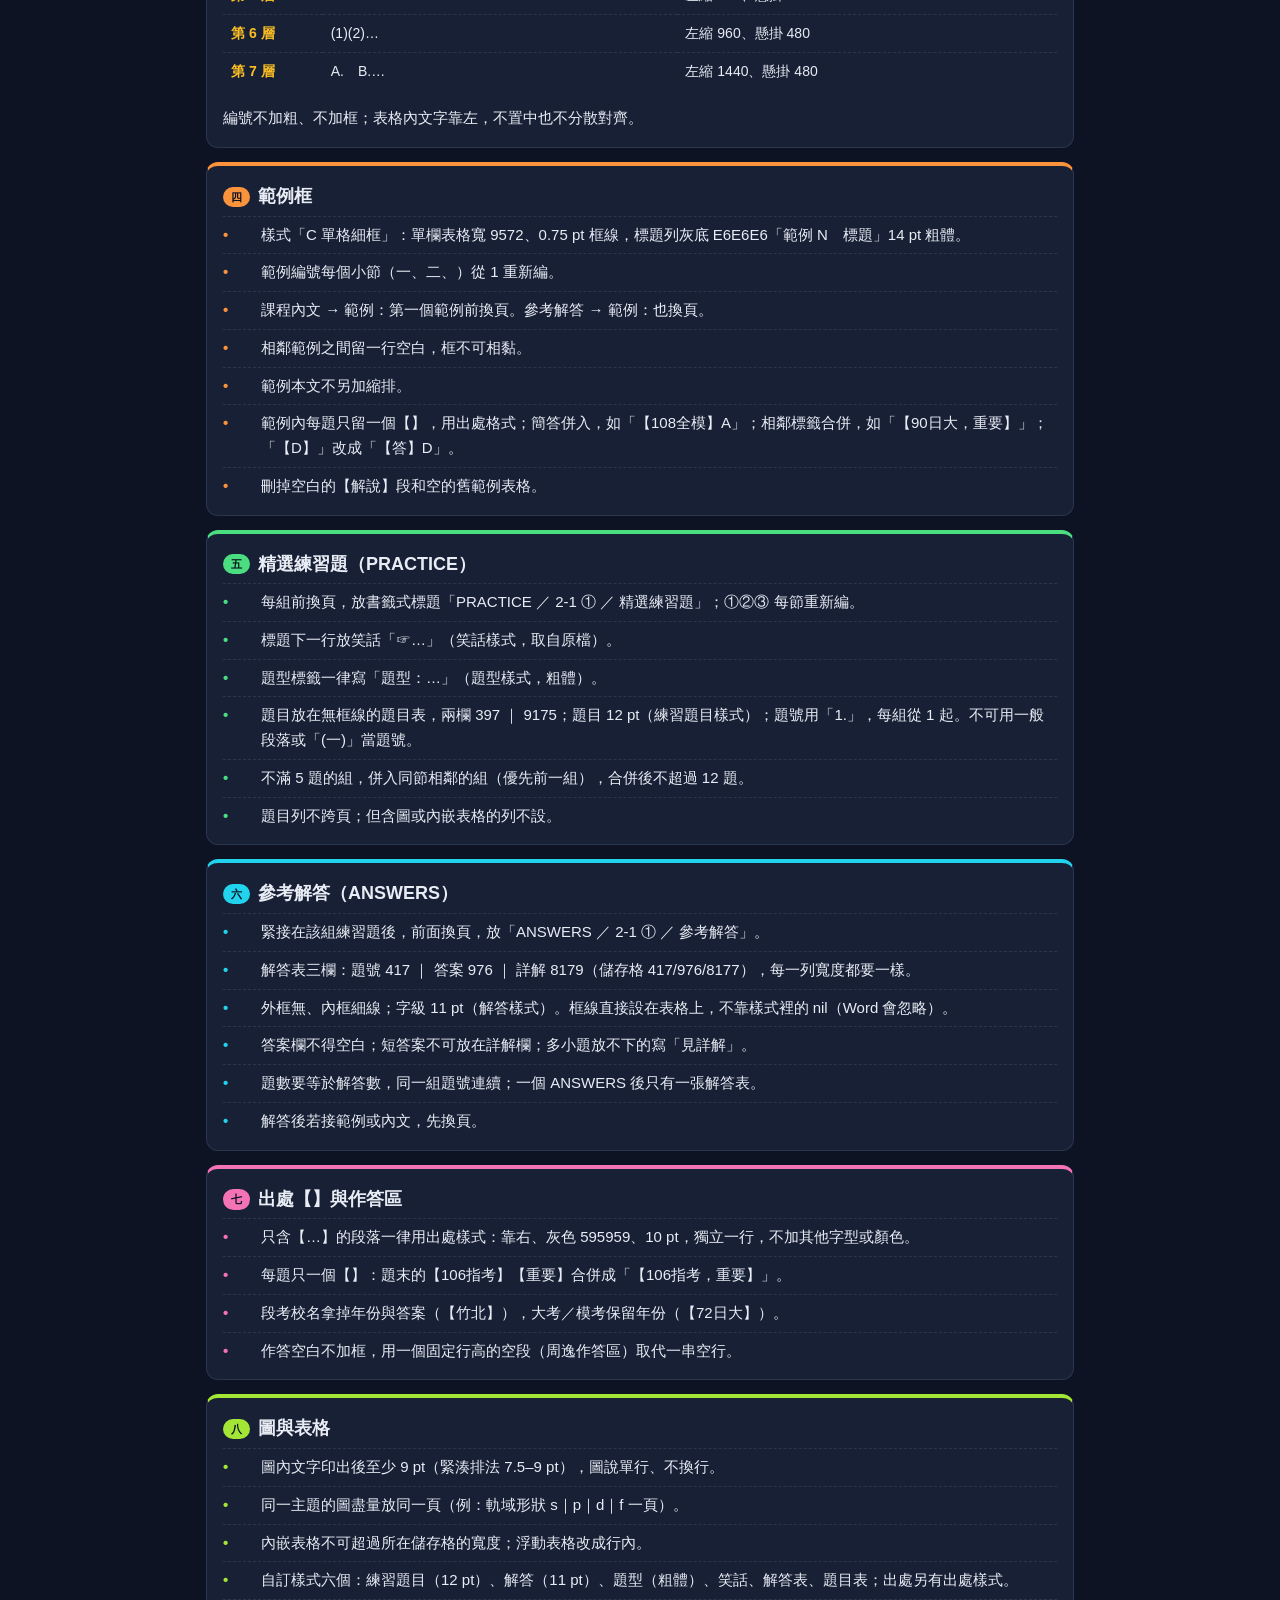
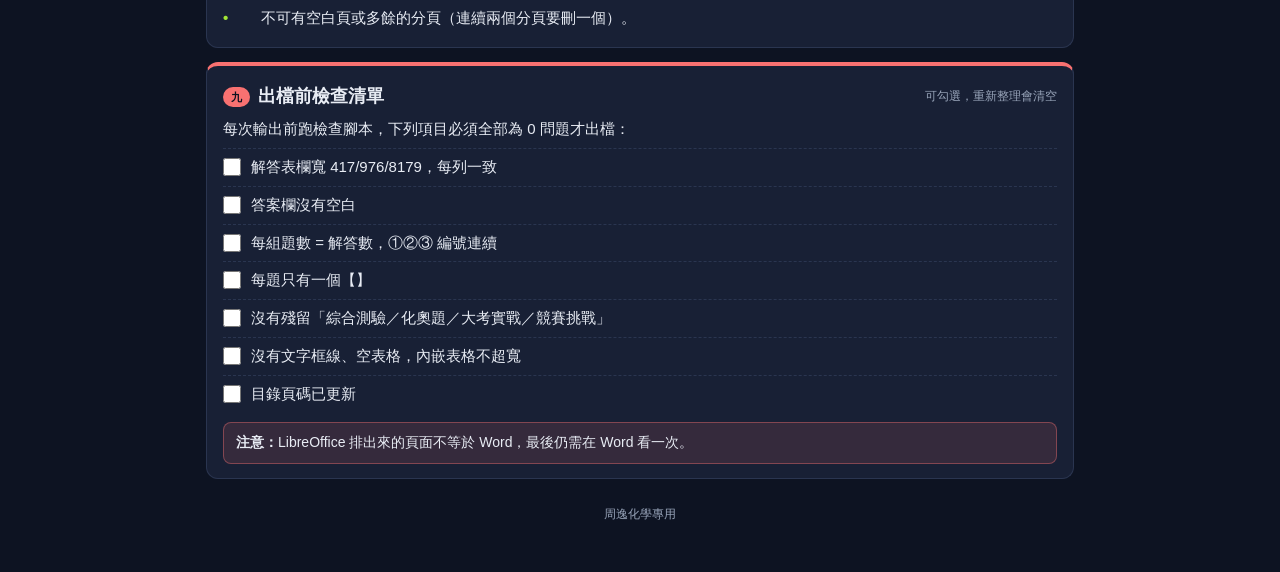
<file: hub/board/layout.html>
<!DOCTYPE html>
<html lang="zh-Hant">
<head>
<meta charset="utf-8">
<meta name="viewport" content="width=device-width, initial-scale=1">
<meta name="robots" content="noindex, nofollow">
<title>講義排版格式規則</title>
<link rel="stylesheet" href="board.css">
<style>
  li .code{flex:0 0 28px}
  li.chk{align-items:flex-start;cursor:pointer}
  li.chk input{flex:0 0 auto;width:18px;height:18px;margin:3px 0 0;accent-color:#4ade80;cursor:pointer}
  li.chk input:checked+label{color:var(--mute);text-decoration:line-through}
  .note{background:#f8717122;border:1px solid #f8717166;border-radius:8px;padding:8px 12px;margin:10px 0 4px;font-size:14px}
  .tbl td:first-child{white-space:nowrap}
  @media (max-width:560px){.tbl td:first-child{white-space:normal}}
</style>
</head>
<body>
<div class="wrap">
  <div class="crumb"><a href="../">周逸化學工作室</a> ／ 私領域 ／ <a href="./">公佈欄</a> ／ 講義排版格式規則</div>
  <h1>周逸講義排版格式規則</h1>
  <div class="meta">2026年11月7日 · <span class="at">@Eason</span></div>
  <div class="lead">所有講義一律以<b>選化2 CH1 光譜</b>〈CH1光譜與電子組態_全章_v19_20261104〉（AI改 資料夾）為格式範本，只輸出一個版本：<b>學生版、解答隨題</b>。以下是到 11/6 為止定下的規則，化學鍵 v6 已全部套用。</div>
  <div class="tools">
    <a href="#s1" style="--c:#60a5fa">頁面字型</a><a href="#s2" style="--c:#c084fc">全章結構</a><a href="#s3" style="--c:#fbbf24">標題編號</a><a href="#s4" style="--c:#fb923c">範例框</a><a href="#s5" style="--c:#4ade80">練習題</a><a href="#s6" style="--c:#22d3ee">參考解答</a><a href="#s7" style="--c:#f472b6">出處作答區</a><a href="#s8" style="--c:#a3e635">圖與表格</a><a href="#s9" style="--c:#f87171">檢查清單</a>
  </div>

  <section class="book" id="s1" style="--c:#60a5fa">
    <h2><span class="bk">一</span>頁面、字型與文字</h2>
    <div class="tbl"><table>
      <tr><th>項目</th><th>規則</th></tr>
      <tr><td class="n">紙張邊界</td><td>A4；上下 1.5 cm、左右 2 cm；頁首頁尾距離 1 cm</td></tr>
      <tr><td class="n">頁首</td><td>不放頁首文字，只留「周逸」書法浮水印（置中、文字後方）</td></tr>
      <tr><td class="n">頁尾</td><td>每頁同一版：「第一象限教育 — 頁碼 — 周逸化學團隊編輯」</td></tr>
      <tr><td class="n">字型</td><td>中文一律標楷體（含標題、範例），英數 Cambria Math</td></tr>
      <tr><td class="n">字級</td><td>章 16 pt、節 14 pt、內文 12 pt、出處 10 pt；練習題 12 pt、解答 11 pt</td></tr>
      <tr><td class="n">行距</td><td>內文 1.15 倍</td></tr>
      <tr><td class="n">配色</td><td>黑白，不用品牌色；標籤黑底白字，表格灰底可保留；光譜等內容圖可彩色</td></tr>
      <tr><td class="n">半形全形</td><td>英數與符號一律半形（Ａ１＞＝（A）→ A1&gt;=(A)），中文標點保持全形（，。：（））</td></tr>
      <tr><td class="n">方程式</td><td>用 Unicode：H₂O、Fe³⁺、⇌、−、×、6.02 × 10²³，運算符兩側空一格；單層簡單分式寫一行 (a × b)/c，多層或長分式保留 Word 方程式</td></tr>
      <tr><td class="n">單位</td><td>放括號：r = 0.53 × n² (Å)</td></tr>
      <tr><td class="n">用語</td><td>人名後不加英文；口語標籤改正式（愛考 → 高頻考題、上課特殊解法 → 解題技巧）；框名統一為重點筆記、延伸補充、觀念說明、生活比喻、重點整理、獨家整理</td></tr>
      <tr><td class="n">文字框</td><td>文字不加框線，文字方塊不留外框，不可亂跳行或無故置中</td></tr>
    </table></div>
  </section>

  <section class="book" id="s2" style="--c:#c084fc">
    <h2><span class="bk">二</span>全章結構與順序</h2>
    <p>每章由上到下依序為：</p>
    <ul>
      <li><span class="code">1.</span><div>目錄（頁碼依實際排版更新）</div></li>
      <li><span class="code">2.</span><div>觀念地圖（一頁，各節觀念方塊＋箭頭＋節與節之間的銜接問題）</div></li>
      <li><span class="code">3.</span><div>第 N 章 標題 → 本章命題分析（ANALYSIS：題型 × 年段題數，不含模考欄）＋命題趨勢</div></li>
      <li><span class="code">4.</span><div>各節：導言（1–3 句）→ 重點內文與範例 → 精選練習題 → 參考解答</div></li>
      <li><span class="code">5.</span><div>章末總整理：公式與口訣（FORMULA，約一頁）</div></li>
      <li><span class="code">6.</span><div>第 N 章 大考題（EXAM &amp; CONTEST，依小節分，每小節題目後換頁附參考解答與詳解）</div></li>
    </ul>
    <div class="note"><b>一律刪除：</b>混合素養題、綜合測驗（全模）、章末化奧題、節內「大考實戰．競賽挑戰」區塊、舊範例空表格、與內容無關的照片。化奧／競賽題另收在各章「競賽題本」。</div>
  </section>

  <section class="book" id="s3" style="--c:#fbbf24">
    <h2><span class="bk">三</span>標題與編號層級</h2>
    <div class="tbl"><table>
      <tr><th>層級</th><th>寫法</th><th>格式</th></tr>
      <tr><td class="n">章</td><td>第二章　化學鍵與分子間作用力</td><td>標題1，16 pt 粗體置中</td></tr>
      <tr><td class="n">節</td><td>2-1　2-2　…</td><td>標題2，14 pt 粗體，左粗線＋底線</td></tr>
      <tr><td class="n">小節</td><td>一、二、…</td><td>標題3，12 pt 粗體</td></tr>
      <tr><td class="n">第 4 層</td><td>(一)(二)…</td><td>內文</td></tr>
      <tr><td class="n">第 5 層</td><td>1.　2.…</td><td>左縮 480、懸掛 480</td></tr>
      <tr><td class="n">第 6 層</td><td>(1)(2)…</td><td>左縮 960、懸掛 480</td></tr>
      <tr><td class="n">第 7 層</td><td>A.　B.…</td><td>左縮 1440、懸掛 480</td></tr>
    </table></div>
    <p>編號不加粗、不加框；表格內文字靠左，不置中也不分散對齊。</p>
  </section>

  <section class="book" id="s4" style="--c:#fb923c">
    <h2><span class="bk">四</span>範例框</h2>
    <ul>
      <li><span class="code">•</span><div>樣式「C 單格細框」：單欄表格寬 9572、0.75 pt 框線，標題列灰底 E6E6E6「範例 N　標題」14 pt 粗體。</div></li>
      <li><span class="code">•</span><div>範例編號每個小節（一、二、）從 1 重新編。</div></li>
      <li><span class="code">•</span><div>課程內文 → 範例：第一個範例前換頁。參考解答 → 範例：也換頁。</div></li>
      <li><span class="code">•</span><div>相鄰範例之間留一行空白，框不可相黏。</div></li>
      <li><span class="code">•</span><div>範例本文不另加縮排。</div></li>
      <li><span class="code">•</span><div>範例內每題只留一個【】，用出處格式；簡答併入，如「【108全模】A」；相鄰標籤合併，如「【90日大，重要】」；「【D】」改成「【答】D」。</div></li>
      <li><span class="code">•</span><div>刪掉空白的【解說】段和空的舊範例表格。</div></li>
    </ul>
  </section>

  <section class="book" id="s5" style="--c:#4ade80">
    <h2><span class="bk">五</span>精選練習題（PRACTICE）</h2>
    <ul>
      <li><span class="code">•</span><div>每組前換頁，放書籤式標題「PRACTICE ／ 2-1 ① ／ 精選練習題」；①②③ 每節重新編。</div></li>
      <li><span class="code">•</span><div>標題下一行放笑話「☞…」（笑話樣式，取自原檔）。</div></li>
      <li><span class="code">•</span><div>題型標籤一律寫「題型：…」（題型樣式，粗體）。</div></li>
      <li><span class="code">•</span><div>題目放在無框線的題目表，兩欄 397 ｜ 9175；題目 12 pt（練習題目樣式）；題號用「1.」，每組從 1 起。不可用一般段落或「(一)」當題號。</div></li>
      <li><span class="code">•</span><div>不滿 5 題的組，併入同節相鄰的組（優先前一組），合併後不超過 12 題。</div></li>
      <li><span class="code">•</span><div>題目列不跨頁；但含圖或內嵌表格的列不設。</div></li>
    </ul>
  </section>

  <section class="book" id="s6" style="--c:#22d3ee">
    <h2><span class="bk">六</span>參考解答（ANSWERS）</h2>
    <ul>
      <li><span class="code">•</span><div>緊接在該組練習題後，前面換頁，放「ANSWERS ／ 2-1 ① ／ 參考解答」。</div></li>
      <li><span class="code">•</span><div>解答表三欄：題號 417 ｜ 答案 976 ｜ 詳解 8179（儲存格 417/976/8177），每一列寬度都要一樣。</div></li>
      <li><span class="code">•</span><div>外框無、內框細線；字級 11 pt（解答樣式）。框線直接設在表格上，不靠樣式裡的 nil（Word 會忽略）。</div></li>
      <li><span class="code">•</span><div>答案欄不得空白；短答案不可放在詳解欄；多小題放不下的寫「見詳解」。</div></li>
      <li><span class="code">•</span><div>題數要等於解答數，同一組題號連續；一個 ANSWERS 後只有一張解答表。</div></li>
      <li><span class="code">•</span><div>解答後若接範例或內文，先換頁。</div></li>
    </ul>
  </section>

  <section class="book" id="s7" style="--c:#f472b6">
    <h2><span class="bk">七</span>出處【】與作答區</h2>
    <ul>
      <li><span class="code">•</span><div>只含【…】的段落一律用出處樣式：靠右、灰色 595959、10 pt，獨立一行，不加其他字型或顏色。</div></li>
      <li><span class="code">•</span><div>每題只一個【】：題末的【106指考】【重要】合併成「【106指考，重要】」。</div></li>
      <li><span class="code">•</span><div>段考校名拿掉年份與答案（【竹北】），大考／模考保留年份（【72日大】）。</div></li>
      <li><span class="code">•</span><div>作答空白不加框，用一個固定行高的空段（周逸作答區）取代一串空行。</div></li>
    </ul>
  </section>

  <section class="book" id="s8" style="--c:#a3e635">
    <h2><span class="bk">八</span>圖與表格</h2>
    <ul>
      <li><span class="code">•</span><div>圖內文字印出後至少 9 pt（緊湊排法 7.5–9 pt），圖說單行、不換行。</div></li>
      <li><span class="code">•</span><div>同一主題的圖盡量放同一頁（例：軌域形狀 s｜p｜d｜f 一頁）。</div></li>
      <li><span class="code">•</span><div>內嵌表格不可超過所在儲存格的寬度；浮動表格改成行內。</div></li>
      <li><span class="code">•</span><div>自訂樣式六個：練習題目（12 pt）、解答（11 pt）、題型（粗體）、笑話、解答表、題目表；出處另有出處樣式。</div></li>
      <li><span class="code">•</span><div>不可有空白頁或多餘的分頁（連續兩個分頁要刪一個）。</div></li>
    </ul>
  </section>

  <section class="book" id="s9" style="--c:#f87171">
    <h2><span class="bk">九</span>出檔前檢查清單<small>可勾選，重新整理會清空</small></h2>
    <p>每次輸出前跑檢查腳本，下列項目必須全部為 0 問題才出檔：</p>
    <ul>
      <li class="chk"><input type="checkbox" id="c1"><label for="c1">解答表欄寬 417/976/8179，每列一致</label></li>
      <li class="chk"><input type="checkbox" id="c2"><label for="c2">答案欄沒有空白</label></li>
      <li class="chk"><input type="checkbox" id="c3"><label for="c3">每組題數 = 解答數，①②③ 編號連續</label></li>
      <li class="chk"><input type="checkbox" id="c4"><label for="c4">每題只有一個【】</label></li>
      <li class="chk"><input type="checkbox" id="c5"><label for="c5">沒有殘留「綜合測驗／化奧題／大考實戰／競賽挑戰」</label></li>
      <li class="chk"><input type="checkbox" id="c6"><label for="c6">沒有文字框線、空表格，內嵌表格不超寬</label></li>
      <li class="chk"><input type="checkbox" id="c7"><label for="c7">目錄頁碼已更新</label></li>
    </ul>
    <div class="note"><b>注意：</b>LibreOffice 排出來的頁面不等於 Word，最後仍需在 Word 看一次。</div>
  </section>
  <footer>周逸化學專用</footer>
</div>
</body>
</html>
</file>
<file: hub/board/board.css>
:root{--bg:#0d1322;--ink:#e8ecf4;--mute:#97a3b8;--card:#182035;--line:#2a3550;--chip:#0b1220}
*{box-sizing:border-box}
body{margin:0;background:var(--bg);color:var(--ink);font:15px/1.65 -apple-system,"Noto Sans TC","Microsoft JhengHei",sans-serif}
.wrap{max-width:900px;margin:0 auto;padding:18px 16px 48px}
.crumb{font-size:13px;color:var(--mute)}
.crumb a{color:var(--mute)}
h1{margin:10px 0 4px;font-size:24px}
.meta{color:var(--mute);font-size:13px}
.meta .at{color:#fbbf24;font-weight:600}
.lead{background:var(--card);border:1px solid var(--line);border-left:5px solid #fbbf24;border-radius:10px;padding:10px 14px;margin:14px 0}
.tools{position:sticky;top:0;z-index:2;background:var(--bg);padding:8px 0;display:flex;flex-wrap:wrap;gap:6px;align-items:center}
.tools a{text-decoration:none;color:var(--ink);background:var(--chip);border:1px solid var(--line);border-left:4px solid var(--c);border-radius:999px;padding:3px 12px;font-size:13px}
.tools input{flex:1 1 180px;min-width:0;font:inherit;padding:6px 12px;border:1px solid var(--line);border-radius:999px;background:var(--card);color:var(--ink)}
.book{background:var(--card);border:1px solid var(--line);border-top:4px solid var(--c);border-radius:12px;padding:6px 16px 10px;margin:14px 0;scroll-margin-top:56px}
.book h2{font-size:18px;margin:10px 0 4px;display:flex;flex-wrap:wrap;align-items:center;gap:8px}
.book h2 small{color:var(--mute);font-size:12px;font-weight:500;margin-left:auto}
.bk{font-size:11px;font-weight:700;padding:1px 8px;border-radius:999px;background:var(--c);color:#0b1220}
.ch h3{font-size:15px;margin:12px 0 4px;color:var(--c)}
ul{list-style:none;margin:0;padding:0}
li{display:flex;gap:10px;padding:6px 0;border-top:1px dashed var(--line)}
.code{flex:0 0 40px;font-weight:700;font-variant-numeric:tabular-nums;color:var(--c)}
li b{display:block}
.d{color:var(--mute);font-size:14px}
.hide{display:none}
mark{background:#fbbf2455;color:inherit;border-radius:3px}
.empty{color:var(--mute);text-align:center;padding:20px}
footer{text-align:center;color:var(--mute);font-size:12px;padding-top:12px}
.book p{margin:6px 0}
.tbl{width:100%;overflow-x:auto}
table{width:100%;border-collapse:collapse;font-size:14px;margin:6px 0 10px}
th,td{text-align:left;vertical-align:top;padding:7px 8px;border-top:1px dashed var(--line)}
th{color:var(--c);font-weight:700;white-space:nowrap}
td.n{white-space:nowrap;font-weight:700;color:var(--c)}
.pill{display:inline-block;font-size:12px;font-weight:700;padding:0 8px;border-radius:999px;background:var(--c);color:#0b1220;margin-right:4px}
.ex{background:#0b1220;border:1px solid var(--line);border-radius:8px;padding:8px 10px;font-size:13.5px;overflow-x:auto}
.ex .tag{color:#fb923c;font-weight:700}
.bar{display:flex;height:22px;border-radius:6px;overflow:hidden;margin:8px 0 2px;font-size:11px;font-weight:700;color:#0b1220}
.bar span{display:flex;align-items:center;justify-content:center;min-width:0}
.legend{display:flex;flex-wrap:wrap;gap:4px 12px;color:var(--mute);font-size:12.5px}
</file>
